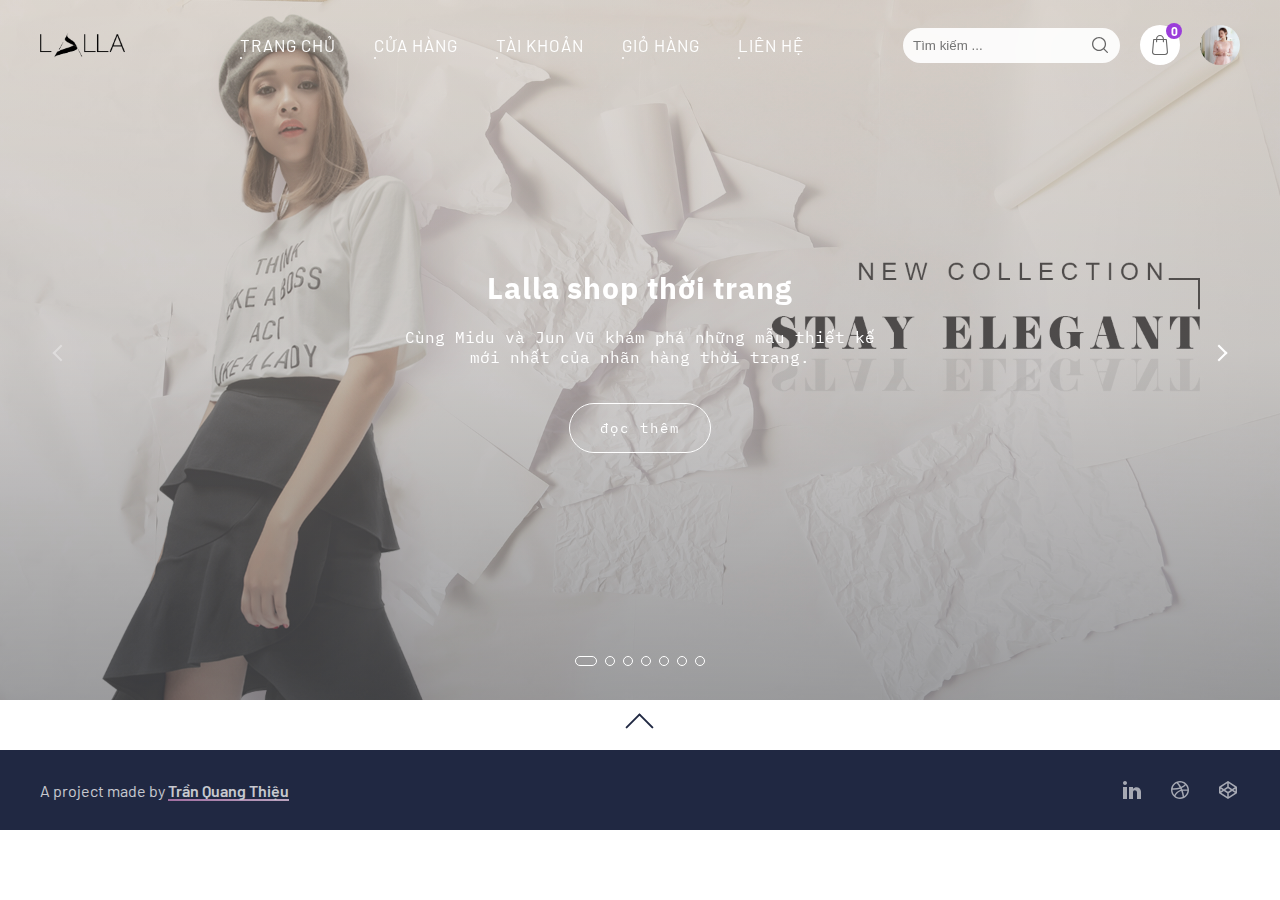
<file: index.html>
<!DOCTYPE html>
<html lang="en">
<head>
    <meta charset="UTF-8">
    <meta name="viewport" content="width=device-width, initial-scale=1.0">
    <title>Trang chủ</title>
    <!--css swiper-->
    <link rel="stylesheet" href="css/swiper.min.css">
    <!--css files-->
    <link rel="stylesheet" href="css/main.css">
    <script>
        window.dataLayer = window.dataLayer || [];
    </script>
    
</head>
<body>
    <!--Navigation-->
    <nav class="mainNav">
        <div class="mainNav__logo">
            <a href="#home"><img src="assets/logo.png" alt=""></a>
        </div>
        <div class="mainNav__wrapper">
            <div class="mainNav__links">
                <a class="mainNav__link" href="index.html">Trang chủ</a>
                <a class="mainNav__link" href="shop.html">Cửa hàng</a>
                <a class="mainNav__link" href="customer/my_account.html">Tài khoản</a>
                <a class="mainNav__link" href="cart.html">Giỏ hàng</a>
                <a class="mainNav__link" href="">Liên hệ</a>
            </div>
        </div>

        <div class="mainNav__menu">
            <form action="">
                <div class="mainNav__input">
                    <input type="search" placeholder="Tìm kiếm ...">
                    <button class="mainNav__btnSearch" type="submit"> <img src="assets/icon-search.svg" alt=""></button>
                </div>
            </form>

            <div class="mainNav__shoppingCart">
                <?xml version="1.0"?>
                <svg xmlns="http://www.w3.org/2000/svg" xmlns:xlink="http://www.w3.org/1999/xlink" version="1.1" id="Capa_1" x="0px" y="0px" viewBox="0 0 489 489" style="enable-background:new 0 0 489 489;" xml:space="preserve" width="512px" height="512px"><g><g>
                    <path d="M440.1,422.7l-28-315.3c-0.6-7-6.5-12.3-13.4-12.3h-57.6C340.3,42.5,297.3,0,244.5,0s-95.8,42.5-96.6,95.1H90.3   c-7,0-12.8,5.3-13.4,12.3l-28,315.3c0,0.4-0.1,0.8-0.1,1.2c0,35.9,32.9,65.1,73.4,65.1h244.6c40.5,0,73.4-29.2,73.4-65.1   C440.2,423.5,440.2,423.1,440.1,422.7z M244.5,27c37.9,0,68.8,30.4,69.6,68.1H174.9C175.7,57.4,206.6,27,244.5,27z M366.8,462   H122.2c-25.4,0-46-16.8-46.4-37.5l26.8-302.3h45.2v41c0,7.5,6,13.5,13.5,13.5s13.5-6,13.5-13.5v-41h139.3v41   c0,7.5,6,13.5,13.5,13.5s13.5-6,13.5-13.5v-41h45.2l26.9,302.3C412.8,445.2,392.1,462,366.8,462z" data-original="#000000" class="active-path" data-old_color="#000000" fill="#666666"/>
                </g></g> </svg>
                <span class="mainNav__itemNumber">0</span>
            </div>

            <div class="mainNav__profile">
                <div class="mainNav__profileImage">
                    <img src="assets/user.jpg" alt="">
                </div>

                <div class="mainNav__profileMenu">
                    <a href="customer/my_account.html" class="mainNav__profileText account"> <?xml version="1.0"?>
                        <svg xmlns="http://www.w3.org/2000/svg" xmlns:xlink="http://www.w3.org/1999/xlink" version="1.1" id="Capa_1" x="0px" y="0px" viewBox="0 0 483.5 483.5" style="enable-background:new 0 0 483.5 483.5;" xml:space="preserve" width="512px" height="512px"><g><g>
                            <g>
                                <path d="M430.75,471.2v-67.8c0-83.9-55-155.2-130.7-179.8c36.4-20.5,61.1-59.5,61.1-104.2c0-65.8-53.6-119.4-119.4-119.4    s-119.4,53.6-119.4,119.4c0,44.7,24.7,83.7,61.1,104.2c-75.8,24.6-130.7,95.9-130.7,179.8v67.8c0,6.8,5.5,12.3,12.3,12.3h353.6    C425.25,483.4,430.75,478,430.75,471.2z M146.75,119.4c0-52.3,42.6-94.9,94.9-94.9s94.9,42.6,94.9,94.9s-42.6,94.9-94.9,94.9    S146.75,171.7,146.75,119.4z M406.25,458.9H77.05v-55.6c0-90.7,73.8-164.6,164.6-164.6s164.6,73.8,164.6,164.6V458.9z" data-original="#000000" class="active-path" data-old_color="#000000" fill="#666666"/>
                            </g>
                        </g></g> </svg>
                        Hồ sơ</a>
                    <a href="#" class="mainNav__profileText"> <?xml version="1.0"?>
                        <svg xmlns="http://www.w3.org/2000/svg" height="512px" viewBox="0 0 431.66 431" width="512px"><g><path d="m75.375 370.960938c2.796875 1.996093 6.421875 2.417968 9.601562 1.117187l110.167969-45.09375c1.625-.664063 3.046875-1.746094 4.121094-3.132813l161.113281-208.03125c10.308594-13.3125 14.863282-30.203124 12.636719-46.898437-2.222656-16.691406-11.039063-31.800781-24.480469-41.949219l-18.53125-14c-27.578125-20.683594-66.644531-15.457031-87.816406 11.75l-161.917969 209.515625c-1.230469 1.597657-1.953125 3.53125-2.070312 5.542969l-7 122.46875c-.195313 3.429688 1.382812 6.71875 4.175781 8.710938zm21.6875-110.753907 73.585938 55.1875-78.578126 32.160157zm92.070312 44.050781-87.175781-65.378906 131.488281-170.140625 86.964844 66.019531zm68.878907-267.308593c14.453125-18.566407 41.113281-22.136719 59.9375-8.019531l18.53125 14c9.175781 6.925781 15.191406 17.238281 16.710937 28.632812 1.519532 11.394531-1.589844 22.921875-8.628906 32.011719l-11.90625 15.371093-86.980469-66.03125zm0 0" data-original="#000000" class="active-path" data-old_color="#000000" fill="#666666"/><path d="m421.660156 411.367188h-411.660156c-5.523438 0-10 4.476562-10 10 0 5.523437 4.476562 10 10 10h411.660156c5.523438 0 10-4.476563 10-10 0-5.523438-4.476562-10-10-10zm0 0" data-original="#000000" class="active-path" data-old_color="#000000" fill="#666666"/></g> </svg>
                        Chỉnh sửa hồ sơ</a>
                    <a href="#" class="mainNav__profileText"> <?xml version="1.0"?>
                        <svg xmlns="http://www.w3.org/2000/svg" xmlns:xlink="http://www.w3.org/1999/xlink" version="1.1" id="Capa_1" x="0px" y="0px" viewBox="0 0 478.703 478.703" style="enable-background:new 0 0 478.703 478.703;" xml:space="preserve" width="512px" height="512px"><g><g>
                            <g>
                                <path d="M454.2,189.101l-33.6-5.7c-3.5-11.3-8-22.2-13.5-32.6l19.8-27.7c8.4-11.8,7.1-27.9-3.2-38.1l-29.8-29.8    c-5.6-5.6-13-8.7-20.9-8.7c-6.2,0-12.1,1.9-17.1,5.5l-27.8,19.8c-10.8-5.7-22.1-10.4-33.8-13.9l-5.6-33.2    c-2.4-14.3-14.7-24.7-29.2-24.7h-42.1c-14.5,0-26.8,10.4-29.2,24.7l-5.8,34c-11.2,3.5-22.1,8.1-32.5,13.7l-27.5-19.8    c-5-3.6-11-5.5-17.2-5.5c-7.9,0-15.4,3.1-20.9,8.7l-29.9,29.8c-10.2,10.2-11.6,26.3-3.2,38.1l20,28.1    c-5.5,10.5-9.9,21.4-13.3,32.7l-33.2,5.6c-14.3,2.4-24.7,14.7-24.7,29.2v42.1c0,14.5,10.4,26.8,24.7,29.2l34,5.8    c3.5,11.2,8.1,22.1,13.7,32.5l-19.7,27.4c-8.4,11.8-7.1,27.9,3.2,38.1l29.8,29.8c5.6,5.6,13,8.7,20.9,8.7c6.2,0,12.1-1.9,17.1-5.5    l28.1-20c10.1,5.3,20.7,9.6,31.6,13l5.6,33.6c2.4,14.3,14.7,24.7,29.2,24.7h42.2c14.5,0,26.8-10.4,29.2-24.7l5.7-33.6    c11.3-3.5,22.2-8,32.6-13.5l27.7,19.8c5,3.6,11,5.5,17.2,5.5l0,0c7.9,0,15.3-3.1,20.9-8.7l29.8-29.8c10.2-10.2,11.6-26.3,3.2-38.1    l-19.8-27.8c5.5-10.5,10.1-21.4,13.5-32.6l33.6-5.6c14.3-2.4,24.7-14.7,24.7-29.2v-42.1    C478.9,203.801,468.5,191.501,454.2,189.101z M451.9,260.401c0,1.3-0.9,2.4-2.2,2.6l-42,7c-5.3,0.9-9.5,4.8-10.8,9.9    c-3.8,14.7-9.6,28.8-17.4,41.9c-2.7,4.6-2.5,10.3,0.6,14.7l24.7,34.8c0.7,1,0.6,2.5-0.3,3.4l-29.8,29.8c-0.7,0.7-1.4,0.8-1.9,0.8    c-0.6,0-1.1-0.2-1.5-0.5l-34.7-24.7c-4.3-3.1-10.1-3.3-14.7-0.6c-13.1,7.8-27.2,13.6-41.9,17.4c-5.2,1.3-9.1,5.6-9.9,10.8l-7.1,42    c-0.2,1.3-1.3,2.2-2.6,2.2h-42.1c-1.3,0-2.4-0.9-2.6-2.2l-7-42c-0.9-5.3-4.8-9.5-9.9-10.8c-14.3-3.7-28.1-9.4-41-16.8    c-2.1-1.2-4.5-1.8-6.8-1.8c-2.7,0-5.5,0.8-7.8,2.5l-35,24.9c-0.5,0.3-1,0.5-1.5,0.5c-0.4,0-1.2-0.1-1.9-0.8l-29.8-29.8    c-0.9-0.9-1-2.3-0.3-3.4l24.6-34.5c3.1-4.4,3.3-10.2,0.6-14.8c-7.8-13-13.8-27.1-17.6-41.8c-1.4-5.1-5.6-9-10.8-9.9l-42.3-7.2    c-1.3-0.2-2.2-1.3-2.2-2.6v-42.1c0-1.3,0.9-2.4,2.2-2.6l41.7-7c5.3-0.9,9.6-4.8,10.9-10c3.7-14.7,9.4-28.9,17.1-42    c2.7-4.6,2.4-10.3-0.7-14.6l-24.9-35c-0.7-1-0.6-2.5,0.3-3.4l29.8-29.8c0.7-0.7,1.4-0.8,1.9-0.8c0.6,0,1.1,0.2,1.5,0.5l34.5,24.6    c4.4,3.1,10.2,3.3,14.8,0.6c13-7.8,27.1-13.8,41.8-17.6c5.1-1.4,9-5.6,9.9-10.8l7.2-42.3c0.2-1.3,1.3-2.2,2.6-2.2h42.1    c1.3,0,2.4,0.9,2.6,2.2l7,41.7c0.9,5.3,4.8,9.6,10,10.9c15.1,3.8,29.5,9.7,42.9,17.6c4.6,2.7,10.3,2.5,14.7-0.6l34.5-24.8    c0.5-0.3,1-0.5,1.5-0.5c0.4,0,1.2,0.1,1.9,0.8l29.8,29.8c0.9,0.9,1,2.3,0.3,3.4l-24.7,34.7c-3.1,4.3-3.3,10.1-0.6,14.7    c7.8,13.1,13.6,27.2,17.4,41.9c1.3,5.2,5.6,9.1,10.8,9.9l42,7.1c1.3,0.2,2.2,1.3,2.2,2.6v42.1H451.9z" data-original="#000000" class="active-path" data-old_color="#000000" fill="#666666"/>
                                <path d="M239.4,136.001c-57,0-103.3,46.3-103.3,103.3s46.3,103.3,103.3,103.3s103.3-46.3,103.3-103.3S296.4,136.001,239.4,136.001    z M239.4,315.601c-42.1,0-76.3-34.2-76.3-76.3s34.2-76.3,76.3-76.3s76.3,34.2,76.3,76.3S281.5,315.601,239.4,315.601z" data-original="#000000" class="active-path" data-old_color="#000000" fill="#666666"/>
                            </g>
                        </g></g> </svg>
                        Cài đặt tài khoản</a>
                    <a href="#" class="mainNav__profileText"> <?xml version="1.0"?>
                        <svg xmlns="http://www.w3.org/2000/svg" xmlns:xlink="http://www.w3.org/1999/xlink" version="1.1" id="Capa_1" x="0px" y="0px" viewBox="0 0 56 56" style="enable-background:new 0 0 56 56;" xml:space="preserve" width="512px" height="512px"><g><g>
                            <path d="M35.31,5.042c-0.532-0.155-1.085,0.15-1.24,0.68s0.149,1.085,0.68,1.24C44.906,9.932,52,19.405,52,30   c0,13.233-10.767,24-24,24S4,43.233,4,30C4,19.392,11.105,9.915,21.279,6.953c0.53-0.154,0.835-0.709,0.681-1.239   c-0.153-0.53-0.708-0.839-1.239-0.681C9.698,8.241,2,18.508,2,30c0,14.337,11.663,26,26,26s26-11.663,26-26   C54,18.522,46.314,8.26,35.31,5.042z" data-original="#000000" class="active-path" data-old_color="#000000" fill="#666666"/>
                            <path d="M28,27c0.553,0,1-0.447,1-1V1c0-0.553-0.447-1-1-1s-1,0.447-1,1v25C27,26.553,27.447,27,28,27z" data-original="#000000" class="active-path" data-old_color="#000000" fill="#666666"/>
                        </g></g> </svg>
                        Đăng xuất</a>
                </div>
            </div>

            <div class="mainNav__icon"><span></span></div>
        </div>
    </nav>
    <!--end Navigation-->

    <!--Slider Heading-->
    <header class="sliderHeading">
        <!--Swiper slider-->
        <div class="sliderHeading__slider swiper-container">
            <div class="swiper-wrapper">
                <div class="swiper-slide" style="background-image: url('assets/images/slide-6.jpg');">
                    <div class="slide-text">
                        <h1>Lalla shop thời trang</h1>
                        <p>Cùng Midu và Jun Vũ khám phá những mẫu thiết kế mới nhất của nhãn hàng thời trang.</p>
                        <button class="btn">đọc thêm</button>
                    </div>
                </div>
                
                <div class="swiper-slide" style="background-image: url('assets/images/slide-7.jpg');">
                    <div class="slide-text">
                        <h1>Lalla shop thời trang</h1>
                        <p>Lalla với mức giá cực kì ưu đãi chỉ 420.000 - 590.000 vnđ bạn nhé!</p>

                    </div>
                </div>
                
                <div class="swiper-slide" style="background-image: url('assets/images/slide-4.jpg');"></div>
                
                <div class="swiper-slide" style="background-image: url('assets/images/slide-1.jpg');"></div>
                <div class="swiper-slide" style="background-image: url('assets/images/slide-2.jpg');"></div>
                <div class="swiper-slide" style="background-image: url('assets/images/slide-3.jpg');"></div>
                <div class="swiper-slide" style="background-image: url('assets/images/slide-5.jpg');"></div>
            </div>
            <!--If we need pagination-->
            <div class="swiper-pagination"></div>

            <!--If we need navigation buttons-->
            <div class="swiper-button-prev"><span></span></div>
            <div class="swiper-button-next"><span></span></div>

        </div>
        <!--end Swiper slider-->
    </header>
    <!--end Slider Heading-->

    <!--Back to top-->
    <div id="scrollme">
        <div class="backtop">
            <span class="arrow-top">
                
            </span>
        </div>
    </div>
    <!--end Back to top-->

    <!--Footer-->
    <footer class="footer">
        <p class="footer__text">A project made by <a href="https://www.facebook.com/TQT.2203/" target="_blank" rel="noopener"
            class="link">Trần Quang Thiệu</a></p>
        <div class="footer__icons">

            <a href="#" target="_blank" rel="noopener"
                class="footer__icon linkedin"><span></span>
                <p>Linkedin</p>
            </a>

            <a href="#" target="_blank" rel="noopener"
                class="footer__icon dribbble"><span></span>
                <p>Dribbble</p>
            </a>

            <a href="#" target="_blank" rel="noopener"
                class="footer__icon codepen"><span></span>
                <p>Codepen</p>
            </a>
        </div>
    </footer>
    <!--end Footer-->

    <!--Script Files-->
    <script src="js/swiper.min.js"></script>
    
    <!--General-->
    <script src="js/main.js"></script>
    <!--end Script Files-->
</body>
</html>
</file>
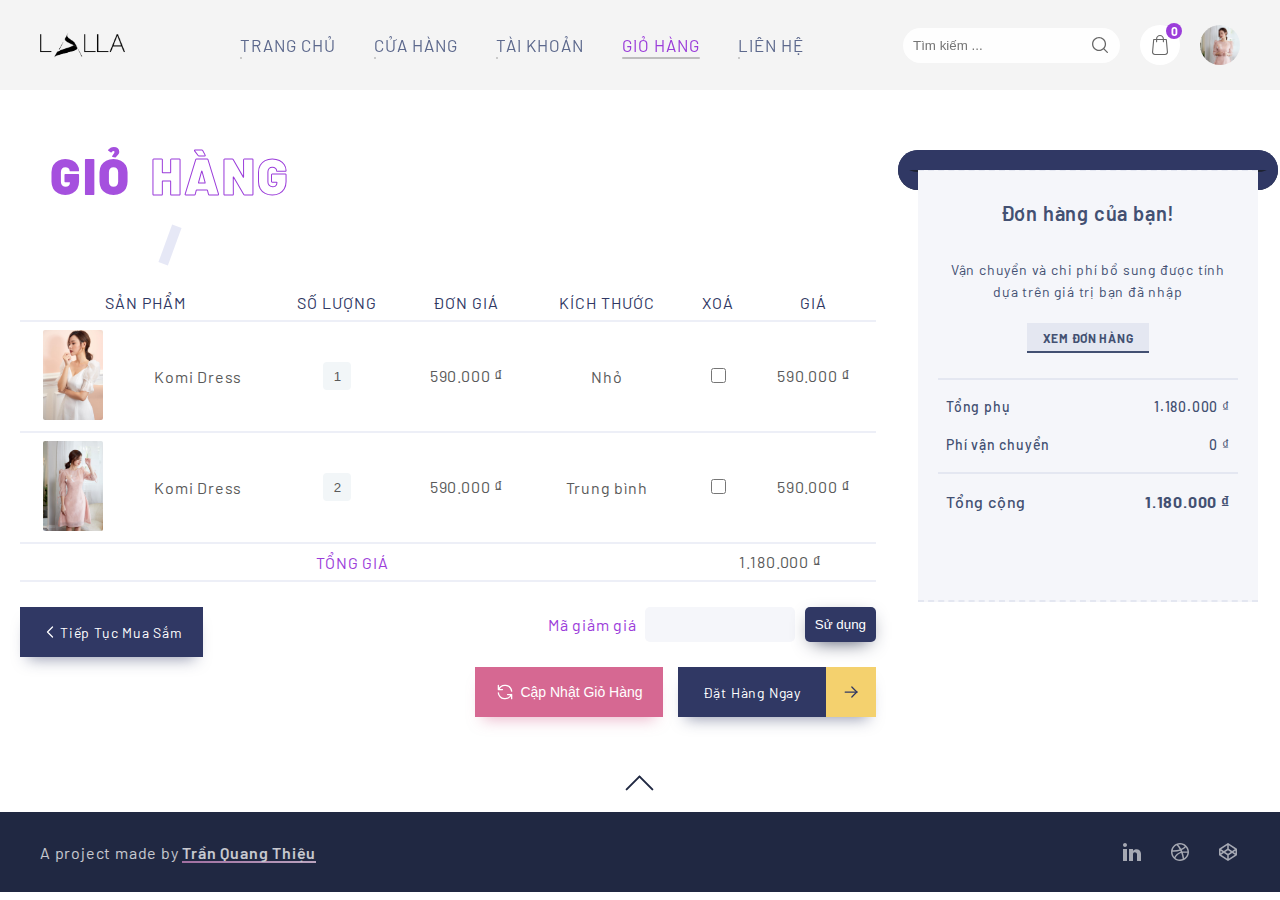
<file: cart.html>
<!DOCTYPE html>
<html lang="en">
<head>
    <meta charset="UTF-8">
    <meta name="viewport" content="width=device-width, initial-scale=1.0">
    <title>Giỏ hàng</title>
    <!--css files-->
    <link rel="stylesheet" href="css/cart.css">
    <script>
        window.dataLayer = window.dataLayer || [];
    </script>

</head>
<body>
    <!--Navigation-->
    <nav class="mainNav">
        <div class="mainNav__logo">
            <a href="#home"><img src="assets/logo.png" alt=""></a>
        </div>
        <div class="mainNav__wrapper">
            <div class="mainNav__links">
                <a class="mainNav__link" href="index.html">Trang chủ</a>
                <a class="mainNav__link" href="shop.html">Cửa hàng</a>
                <a class="mainNav__link" href="customer/my_account.html">Tài khoản</a>
                <a class="mainNav__link active" href="cart.html">Giỏ hàng</a>
                <a class="mainNav__link" href="">Liên hệ</a>
            </div>
        </div>

        <div class="mainNav__menu">
            <form action="">
                <div class="mainNav__input">
                    <input type="search" placeholder="Tìm kiếm ...">
                    <button class="mainNav__btnSearch" type="submit"> <img src="assets/icon-search.svg" alt=""></button>
                </div>
            </form>

            <div class="mainNav__shoppingCart">
                <?xml version="1.0"?>
                <svg xmlns="http://www.w3.org/2000/svg" xmlns:xlink="http://www.w3.org/1999/xlink" version="1.1" id="Capa_1" x="0px" y="0px" viewBox="0 0 489 489" style="enable-background:new 0 0 489 489;" xml:space="preserve" width="512px" height="512px"><g><g>
                    <path d="M440.1,422.7l-28-315.3c-0.6-7-6.5-12.3-13.4-12.3h-57.6C340.3,42.5,297.3,0,244.5,0s-95.8,42.5-96.6,95.1H90.3   c-7,0-12.8,5.3-13.4,12.3l-28,315.3c0,0.4-0.1,0.8-0.1,1.2c0,35.9,32.9,65.1,73.4,65.1h244.6c40.5,0,73.4-29.2,73.4-65.1   C440.2,423.5,440.2,423.1,440.1,422.7z M244.5,27c37.9,0,68.8,30.4,69.6,68.1H174.9C175.7,57.4,206.6,27,244.5,27z M366.8,462   H122.2c-25.4,0-46-16.8-46.4-37.5l26.8-302.3h45.2v41c0,7.5,6,13.5,13.5,13.5s13.5-6,13.5-13.5v-41h139.3v41   c0,7.5,6,13.5,13.5,13.5s13.5-6,13.5-13.5v-41h45.2l26.9,302.3C412.8,445.2,392.1,462,366.8,462z" data-original="#000000" class="active-path" data-old_color="#000000" fill="#666666"/>
                </g></g> </svg>
                <span class="mainNav__itemNumber">0</span>
            </div>

            <div class="mainNav__profile">
                <div class="mainNav__profileImage">
                    <img src="assets/user.jpg" alt="">
                </div>

                <div class="mainNav__profileMenu">
                    <a href="customer/my_account.html" class="mainNav__profileText account"> <?xml version="1.0"?>
                        <svg xmlns="http://www.w3.org/2000/svg" xmlns:xlink="http://www.w3.org/1999/xlink" version="1.1" id="Capa_1" x="0px" y="0px" viewBox="0 0 483.5 483.5" style="enable-background:new 0 0 483.5 483.5;" xml:space="preserve" width="512px" height="512px"><g><g>
                            <g>
                                <path d="M430.75,471.2v-67.8c0-83.9-55-155.2-130.7-179.8c36.4-20.5,61.1-59.5,61.1-104.2c0-65.8-53.6-119.4-119.4-119.4    s-119.4,53.6-119.4,119.4c0,44.7,24.7,83.7,61.1,104.2c-75.8,24.6-130.7,95.9-130.7,179.8v67.8c0,6.8,5.5,12.3,12.3,12.3h353.6    C425.25,483.4,430.75,478,430.75,471.2z M146.75,119.4c0-52.3,42.6-94.9,94.9-94.9s94.9,42.6,94.9,94.9s-42.6,94.9-94.9,94.9    S146.75,171.7,146.75,119.4z M406.25,458.9H77.05v-55.6c0-90.7,73.8-164.6,164.6-164.6s164.6,73.8,164.6,164.6V458.9z" data-original="#000000" class="active-path" data-old_color="#000000" fill="#666666"/>
                            </g>
                        </g></g> </svg>
                        Hồ sơ</a>
                    <a href="#" class="mainNav__profileText"> <?xml version="1.0"?>
                        <svg xmlns="http://www.w3.org/2000/svg" height="512px" viewBox="0 0 431.66 431" width="512px"><g><path d="m75.375 370.960938c2.796875 1.996093 6.421875 2.417968 9.601562 1.117187l110.167969-45.09375c1.625-.664063 3.046875-1.746094 4.121094-3.132813l161.113281-208.03125c10.308594-13.3125 14.863282-30.203124 12.636719-46.898437-2.222656-16.691406-11.039063-31.800781-24.480469-41.949219l-18.53125-14c-27.578125-20.683594-66.644531-15.457031-87.816406 11.75l-161.917969 209.515625c-1.230469 1.597657-1.953125 3.53125-2.070312 5.542969l-7 122.46875c-.195313 3.429688 1.382812 6.71875 4.175781 8.710938zm21.6875-110.753907 73.585938 55.1875-78.578126 32.160157zm92.070312 44.050781-87.175781-65.378906 131.488281-170.140625 86.964844 66.019531zm68.878907-267.308593c14.453125-18.566407 41.113281-22.136719 59.9375-8.019531l18.53125 14c9.175781 6.925781 15.191406 17.238281 16.710937 28.632812 1.519532 11.394531-1.589844 22.921875-8.628906 32.011719l-11.90625 15.371093-86.980469-66.03125zm0 0" data-original="#000000" class="active-path" data-old_color="#000000" fill="#666666"/><path d="m421.660156 411.367188h-411.660156c-5.523438 0-10 4.476562-10 10 0 5.523437 4.476562 10 10 10h411.660156c5.523438 0 10-4.476563 10-10 0-5.523438-4.476562-10-10-10zm0 0" data-original="#000000" class="active-path" data-old_color="#000000" fill="#666666"/></g> </svg>
                        Chỉnh sửa hồ sơ</a>
                    <a href="#" class="mainNav__profileText"> <?xml version="1.0"?>
                        <svg xmlns="http://www.w3.org/2000/svg" xmlns:xlink="http://www.w3.org/1999/xlink" version="1.1" id="Capa_1" x="0px" y="0px" viewBox="0 0 478.703 478.703" style="enable-background:new 0 0 478.703 478.703;" xml:space="preserve" width="512px" height="512px"><g><g>
                            <g>
                                <path d="M454.2,189.101l-33.6-5.7c-3.5-11.3-8-22.2-13.5-32.6l19.8-27.7c8.4-11.8,7.1-27.9-3.2-38.1l-29.8-29.8    c-5.6-5.6-13-8.7-20.9-8.7c-6.2,0-12.1,1.9-17.1,5.5l-27.8,19.8c-10.8-5.7-22.1-10.4-33.8-13.9l-5.6-33.2    c-2.4-14.3-14.7-24.7-29.2-24.7h-42.1c-14.5,0-26.8,10.4-29.2,24.7l-5.8,34c-11.2,3.5-22.1,8.1-32.5,13.7l-27.5-19.8    c-5-3.6-11-5.5-17.2-5.5c-7.9,0-15.4,3.1-20.9,8.7l-29.9,29.8c-10.2,10.2-11.6,26.3-3.2,38.1l20,28.1    c-5.5,10.5-9.9,21.4-13.3,32.7l-33.2,5.6c-14.3,2.4-24.7,14.7-24.7,29.2v42.1c0,14.5,10.4,26.8,24.7,29.2l34,5.8    c3.5,11.2,8.1,22.1,13.7,32.5l-19.7,27.4c-8.4,11.8-7.1,27.9,3.2,38.1l29.8,29.8c5.6,5.6,13,8.7,20.9,8.7c6.2,0,12.1-1.9,17.1-5.5    l28.1-20c10.1,5.3,20.7,9.6,31.6,13l5.6,33.6c2.4,14.3,14.7,24.7,29.2,24.7h42.2c14.5,0,26.8-10.4,29.2-24.7l5.7-33.6    c11.3-3.5,22.2-8,32.6-13.5l27.7,19.8c5,3.6,11,5.5,17.2,5.5l0,0c7.9,0,15.3-3.1,20.9-8.7l29.8-29.8c10.2-10.2,11.6-26.3,3.2-38.1    l-19.8-27.8c5.5-10.5,10.1-21.4,13.5-32.6l33.6-5.6c14.3-2.4,24.7-14.7,24.7-29.2v-42.1    C478.9,203.801,468.5,191.501,454.2,189.101z M451.9,260.401c0,1.3-0.9,2.4-2.2,2.6l-42,7c-5.3,0.9-9.5,4.8-10.8,9.9    c-3.8,14.7-9.6,28.8-17.4,41.9c-2.7,4.6-2.5,10.3,0.6,14.7l24.7,34.8c0.7,1,0.6,2.5-0.3,3.4l-29.8,29.8c-0.7,0.7-1.4,0.8-1.9,0.8    c-0.6,0-1.1-0.2-1.5-0.5l-34.7-24.7c-4.3-3.1-10.1-3.3-14.7-0.6c-13.1,7.8-27.2,13.6-41.9,17.4c-5.2,1.3-9.1,5.6-9.9,10.8l-7.1,42    c-0.2,1.3-1.3,2.2-2.6,2.2h-42.1c-1.3,0-2.4-0.9-2.6-2.2l-7-42c-0.9-5.3-4.8-9.5-9.9-10.8c-14.3-3.7-28.1-9.4-41-16.8    c-2.1-1.2-4.5-1.8-6.8-1.8c-2.7,0-5.5,0.8-7.8,2.5l-35,24.9c-0.5,0.3-1,0.5-1.5,0.5c-0.4,0-1.2-0.1-1.9-0.8l-29.8-29.8    c-0.9-0.9-1-2.3-0.3-3.4l24.6-34.5c3.1-4.4,3.3-10.2,0.6-14.8c-7.8-13-13.8-27.1-17.6-41.8c-1.4-5.1-5.6-9-10.8-9.9l-42.3-7.2    c-1.3-0.2-2.2-1.3-2.2-2.6v-42.1c0-1.3,0.9-2.4,2.2-2.6l41.7-7c5.3-0.9,9.6-4.8,10.9-10c3.7-14.7,9.4-28.9,17.1-42    c2.7-4.6,2.4-10.3-0.7-14.6l-24.9-35c-0.7-1-0.6-2.5,0.3-3.4l29.8-29.8c0.7-0.7,1.4-0.8,1.9-0.8c0.6,0,1.1,0.2,1.5,0.5l34.5,24.6    c4.4,3.1,10.2,3.3,14.8,0.6c13-7.8,27.1-13.8,41.8-17.6c5.1-1.4,9-5.6,9.9-10.8l7.2-42.3c0.2-1.3,1.3-2.2,2.6-2.2h42.1    c1.3,0,2.4,0.9,2.6,2.2l7,41.7c0.9,5.3,4.8,9.6,10,10.9c15.1,3.8,29.5,9.7,42.9,17.6c4.6,2.7,10.3,2.5,14.7-0.6l34.5-24.8    c0.5-0.3,1-0.5,1.5-0.5c0.4,0,1.2,0.1,1.9,0.8l29.8,29.8c0.9,0.9,1,2.3,0.3,3.4l-24.7,34.7c-3.1,4.3-3.3,10.1-0.6,14.7    c7.8,13.1,13.6,27.2,17.4,41.9c1.3,5.2,5.6,9.1,10.8,9.9l42,7.1c1.3,0.2,2.2,1.3,2.2,2.6v42.1H451.9z" data-original="#000000" class="active-path" data-old_color="#000000" fill="#666666"/>
                                <path d="M239.4,136.001c-57,0-103.3,46.3-103.3,103.3s46.3,103.3,103.3,103.3s103.3-46.3,103.3-103.3S296.4,136.001,239.4,136.001    z M239.4,315.601c-42.1,0-76.3-34.2-76.3-76.3s34.2-76.3,76.3-76.3s76.3,34.2,76.3,76.3S281.5,315.601,239.4,315.601z" data-original="#000000" class="active-path" data-old_color="#000000" fill="#666666"/>
                            </g>
                        </g></g> </svg>
                        Cài đặt tài khoản</a>
                    <a href="#" class="mainNav__profileText"> <?xml version="1.0"?>
                        <svg xmlns="http://www.w3.org/2000/svg" xmlns:xlink="http://www.w3.org/1999/xlink" version="1.1" id="Capa_1" x="0px" y="0px" viewBox="0 0 56 56" style="enable-background:new 0 0 56 56;" xml:space="preserve" width="512px" height="512px"><g><g>
                            <path d="M35.31,5.042c-0.532-0.155-1.085,0.15-1.24,0.68s0.149,1.085,0.68,1.24C44.906,9.932,52,19.405,52,30   c0,13.233-10.767,24-24,24S4,43.233,4,30C4,19.392,11.105,9.915,21.279,6.953c0.53-0.154,0.835-0.709,0.681-1.239   c-0.153-0.53-0.708-0.839-1.239-0.681C9.698,8.241,2,18.508,2,30c0,14.337,11.663,26,26,26s26-11.663,26-26   C54,18.522,46.314,8.26,35.31,5.042z" data-original="#000000" class="active-path" data-old_color="#000000" fill="#666666"/>
                            <path d="M28,27c0.553,0,1-0.447,1-1V1c0-0.553-0.447-1-1-1s-1,0.447-1,1v25C27,26.553,27.447,27,28,27z" data-original="#000000" class="active-path" data-old_color="#000000" fill="#666666"/>
                        </g></g> </svg>
                        Đăng xuất</a>
                </div>
            </div>

            <div class="mainNav__icon"><span></span></div>
        </div>
    </nav>
    <!--end Navigation-->

    <!--Content-->
    <div class="wrapper">
        <div class="content">
            <section class="left">
                <form action="">
                    <div class="tableWrapper">
                        <div class="sectionTitleWrapper">
                            <h3 class="sectionTitle"><span>Giỏ</span><b>Hàng</b></h3>
                        </div>
                        <table>
                            <thead>
                                <tr>
                                    <th colspan="2">Sản phẩm</th>
                                    <th>Số lượng</th>
                                    <th>Đơn giá</th>
                                    <th>Kích thước</th>
                                    <th>Xoá</th>
                                    <th>Giá</th>
                                </tr>
                            </thead>

                            <tbody>
                                <tr>
                                    <td data-label="Sản phẩm"><img src="assets/images/img-2.jpg" alt=""></td>
                                    <td data-label="Tên sản phẩm"><a class="tableTitle" href="">Komi Dress</a></td>
                                    <td data-label="Số lượng">
                                        <input class="inputNumber" type="text" value="1">
                                    </td>
                                    <td data-label="Đơn giá">590.000 ₫</td>
                                    <td data-label="Kích thước">Nhỏ</td>
                                    <td data-label="Xoá">
                                        <input class="inputCheckBox" type="checkbox" name="" id="1">
                                        <label for="1"></label>
                                    </td>
                                    <td data-label="Giá">590.000 ₫</td>
                                </tr>

                                <tr>
                                    <td data-label="Sản phẩm"><img src="assets/images/img-1.jpg" alt=""></td>
                                    <td data-label="Tên sản phẩm"><a class="tableTitle" href="">Komi Dress</a></td>
                                    <td data-label="Số lượng">
                                        <input class="inputNumber" type="text" value="2">
                                    </td>
                                    <td data-label="Đơn giá">590.000 ₫</td>
                                    <td data-label="Kích thước">Trung bình</td>
                                    <td data-label="Xoá">
                                        <input class="inputCheckBox" type="checkbox" name="" id="2">
                                        <label for="2"></label>
                                    </td>
                                    <td data-label="Giá">590.000 ₫</td>
                                </tr>
                            </tbody>

                            <tfoot>
                                <tr>
                                    <td class="totalPriceTitle" colspan="5">Tổng giá</td>
                                    <td class="totalPrice" data-label="Tổng giá" colspan="2">1.180.000 ₫</td>
                                </tr>
                            </tfoot>
                        </table>
                    </div>

                    <!--Coupon-->
                    <div class="coupon">
                        <label for="coupon">Mã giảm giá</label>
                        <div class="couponWrapper">
                            <input type="text" id="coupon" name="">
                            <button type="submit" name="" class="coupon__btn"><span>Sử dụng</span></button>
                        </div>
                    </div>
                    <!--end Coupon-->

                    <div class="footTable">
                        <div class="footTable__btn">
                            <a class="footTable__btnItem" href="">
                                <img src="assets/icon-arrow-left.svg" alt=""> <span>Tiếp Tục Mua Sắm</span>
                            </a>
                        </div>
                        <div class="footTable__btn">
                            <button class="footTable__btnItem update" type="submit" name="">
                                <img src="assets/icon-update.svg" alt="">
                                <span>Cập Nhật Giỏ Hàng</span>
                            </button>
                            <div class="footTable__orderWrapper">
                                <a class="footTable__order" href="">
                                    <span>Đặt Hàng Ngay</span>
                                </a>
                                <div class="footTable__image">
                                    <img src="assets/icon-arrow-right.svg" alt="">
                                </div>
                            </div>
                        </div>
                    </div>
                </form>
            </section>

            <section class="right">
                <div class="rightContent">
                    <div class="container anime">
                        <div class="receipt">
                            <div class="receipt__message">
                                <h2 class="receipt__title">Đơn hàng của bạn!</h2>
                                <p class="receipt__text">
                                    Vận chuyển và chi phí bổ sung được tính dựa trên giá trị bạn đã nhập
                                </p>
                                <a class="receipt__btn" href="">Xem đơn hàng</a>
                            </div>

                            <div class="price">
                                <div class="price__pricing">
                                    <p class="price__pricingTitle">Tổng phụ</p>
                                    <p class="price__pricingNumber">
                                        1.180.000 ₫
                                    </p>
                                </div>
                                <div class="price__pricing">
                                    <p class="price__pricingTitle">Phí vận chuyển</p>
                                    <p class="price__pricingNumber">
                                        0 ₫
                                    </p>
                                </div>
                                <div class="price__total">
                                    <p class="price__totalTitle">Tổng cộng</p>
                                    <p class="price__totalNumber">
                                        1.180.000 ₫
                                    </p>
                                </div>
                            </div>
                        </div>
                    </div>
                </div>
            </section>
        </div>

        <!--Back to top-->
        <div id="scrollme">
            <div class="backtop">
                <span class="arrow-top">
                    <p>về đầu trang</p>
                </span>
            </div>
        </div>
        <!--end Back to top-->

        <!--Footer-->
        <footer class="footer">
            <p class="footer__text">A project made by <a href="https://www.facebook.com/TQT.2203/" target="_blank" rel="noopener"
                class="link">Trần Quang Thiệu</a></p>
            <div class="footer__icons">
    
                <a href="#" target="_blank" rel="noopener"
                    class="footer__icon linkedin"><span></span>
                    <p>Linkedin</p>
                </a>
    
                <a href="#" target="_blank" rel="noopener"
                    class="footer__icon dribbble"><span></span>
                    <p>Dribbble</p>
                </a>
    
                <a href="#" target="_blank" rel="noopener"
                    class="footer__icon codepen"><span></span>
                    <p>Codepen</p>
                </a>
            </div>
        </footer>
        <!--end Footer-->
    </div>

    <!--Script Files-->
    <script src="js/swiper.min.js"></script>
    
    <!--General-->
    <script src="js/main.js"></script>
    <script src="js/backTop.js"></script>
    <!--end Script Files-->
</body>
</html>
</file>
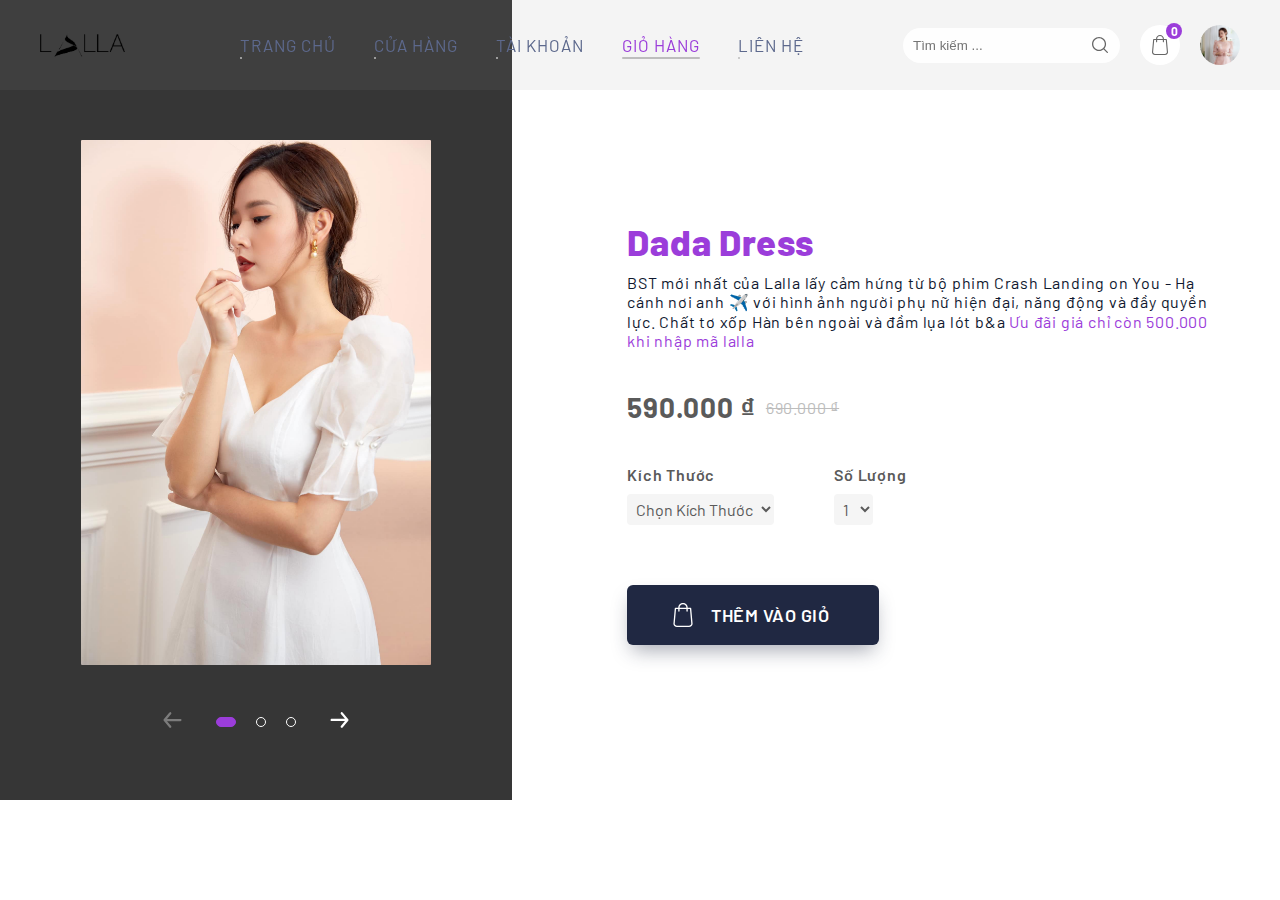
<file: details.html>
<!DOCTYPE html>
<html lang="en">
<head>
    <meta charset="UTF-8">
    <meta name="viewport" content="width=device-width, initial-scale=1.0">
    <title>Chi tiết</title>
    <!--css swiper-->
    <link rel="stylesheet" href="css/swiper.min.css">
    <!--css files-->
    <link rel="stylesheet" href="css/details.css">
    <script>
        window.dataLayer = window.dataLayer || [];
    </script>
    
</head>
<body>
    <!--Navigation-->
    <nav class="mainNav">
        <div class="mainNav__logo">
            <a href="#home"><img src="assets/logo.png" alt=""></a>
        </div>
        <div class="mainNav__wrapper">
            <div class="mainNav__links">
                <a class="mainNav__link" href="index.html">Trang chủ</a>
                <a class="mainNav__link" href="shop.html">Cửa hàng</a>
                <a class="mainNav__link" href="customer/my_account.html">Tài khoản</a>
                <a class="mainNav__link active" href="cart.html">Giỏ hàng</a>
                <a class="mainNav__link" href="">Liên hệ</a>
            </div>
        </div>

        <div class="mainNav__menu">
            <form action="">
                <div class="mainNav__input">
                    <input type="search" placeholder="Tìm kiếm ...">
                    <button class="mainNav__btnSearch" type="submit"> <img src="assets/icon-search.svg" alt=""></button>
                </div>
            </form>

            <div class="mainNav__shoppingCart">
                <?xml version="1.0"?>
                <svg xmlns="http://www.w3.org/2000/svg" xmlns:xlink="http://www.w3.org/1999/xlink" version="1.1" id="Capa_1" x="0px" y="0px" viewBox="0 0 489 489" style="enable-background:new 0 0 489 489;" xml:space="preserve" width="512px" height="512px"><g><g>
                    <path d="M440.1,422.7l-28-315.3c-0.6-7-6.5-12.3-13.4-12.3h-57.6C340.3,42.5,297.3,0,244.5,0s-95.8,42.5-96.6,95.1H90.3   c-7,0-12.8,5.3-13.4,12.3l-28,315.3c0,0.4-0.1,0.8-0.1,1.2c0,35.9,32.9,65.1,73.4,65.1h244.6c40.5,0,73.4-29.2,73.4-65.1   C440.2,423.5,440.2,423.1,440.1,422.7z M244.5,27c37.9,0,68.8,30.4,69.6,68.1H174.9C175.7,57.4,206.6,27,244.5,27z M366.8,462   H122.2c-25.4,0-46-16.8-46.4-37.5l26.8-302.3h45.2v41c0,7.5,6,13.5,13.5,13.5s13.5-6,13.5-13.5v-41h139.3v41   c0,7.5,6,13.5,13.5,13.5s13.5-6,13.5-13.5v-41h45.2l26.9,302.3C412.8,445.2,392.1,462,366.8,462z" data-original="#000000" class="active-path" data-old_color="#000000" fill="#666666"/>
                </g></g> </svg>
                <span class="mainNav__itemNumber">0</span>
            </div>

            <div class="mainNav__profile">
                <div class="mainNav__profileImage">
                    <img src="assets/user.jpg" alt="">
                </div>

                <div class="mainNav__profileMenu">
                    <a href="customer/my_account.html" class="mainNav__profileText account"> <?xml version="1.0"?>
                        <svg xmlns="http://www.w3.org/2000/svg" xmlns:xlink="http://www.w3.org/1999/xlink" version="1.1" id="Capa_1" x="0px" y="0px" viewBox="0 0 483.5 483.5" style="enable-background:new 0 0 483.5 483.5;" xml:space="preserve" width="512px" height="512px"><g><g>
                            <g>
                                <path d="M430.75,471.2v-67.8c0-83.9-55-155.2-130.7-179.8c36.4-20.5,61.1-59.5,61.1-104.2c0-65.8-53.6-119.4-119.4-119.4    s-119.4,53.6-119.4,119.4c0,44.7,24.7,83.7,61.1,104.2c-75.8,24.6-130.7,95.9-130.7,179.8v67.8c0,6.8,5.5,12.3,12.3,12.3h353.6    C425.25,483.4,430.75,478,430.75,471.2z M146.75,119.4c0-52.3,42.6-94.9,94.9-94.9s94.9,42.6,94.9,94.9s-42.6,94.9-94.9,94.9    S146.75,171.7,146.75,119.4z M406.25,458.9H77.05v-55.6c0-90.7,73.8-164.6,164.6-164.6s164.6,73.8,164.6,164.6V458.9z" data-original="#000000" class="active-path" data-old_color="#000000" fill="#666666"/>
                            </g>
                        </g></g> </svg>
                        Hồ sơ</a>
                    <a href="#" class="mainNav__profileText"> <?xml version="1.0"?>
                        <svg xmlns="http://www.w3.org/2000/svg" height="512px" viewBox="0 0 431.66 431" width="512px"><g><path d="m75.375 370.960938c2.796875 1.996093 6.421875 2.417968 9.601562 1.117187l110.167969-45.09375c1.625-.664063 3.046875-1.746094 4.121094-3.132813l161.113281-208.03125c10.308594-13.3125 14.863282-30.203124 12.636719-46.898437-2.222656-16.691406-11.039063-31.800781-24.480469-41.949219l-18.53125-14c-27.578125-20.683594-66.644531-15.457031-87.816406 11.75l-161.917969 209.515625c-1.230469 1.597657-1.953125 3.53125-2.070312 5.542969l-7 122.46875c-.195313 3.429688 1.382812 6.71875 4.175781 8.710938zm21.6875-110.753907 73.585938 55.1875-78.578126 32.160157zm92.070312 44.050781-87.175781-65.378906 131.488281-170.140625 86.964844 66.019531zm68.878907-267.308593c14.453125-18.566407 41.113281-22.136719 59.9375-8.019531l18.53125 14c9.175781 6.925781 15.191406 17.238281 16.710937 28.632812 1.519532 11.394531-1.589844 22.921875-8.628906 32.011719l-11.90625 15.371093-86.980469-66.03125zm0 0" data-original="#000000" class="active-path" data-old_color="#000000" fill="#666666"/><path d="m421.660156 411.367188h-411.660156c-5.523438 0-10 4.476562-10 10 0 5.523437 4.476562 10 10 10h411.660156c5.523438 0 10-4.476563 10-10 0-5.523438-4.476562-10-10-10zm0 0" data-original="#000000" class="active-path" data-old_color="#000000" fill="#666666"/></g> </svg>
                        Chỉnh sửa hồ sơ</a>
                    <a href="#" class="mainNav__profileText"> <?xml version="1.0"?>
                        <svg xmlns="http://www.w3.org/2000/svg" xmlns:xlink="http://www.w3.org/1999/xlink" version="1.1" id="Capa_1" x="0px" y="0px" viewBox="0 0 478.703 478.703" style="enable-background:new 0 0 478.703 478.703;" xml:space="preserve" width="512px" height="512px"><g><g>
                            <g>
                                <path d="M454.2,189.101l-33.6-5.7c-3.5-11.3-8-22.2-13.5-32.6l19.8-27.7c8.4-11.8,7.1-27.9-3.2-38.1l-29.8-29.8    c-5.6-5.6-13-8.7-20.9-8.7c-6.2,0-12.1,1.9-17.1,5.5l-27.8,19.8c-10.8-5.7-22.1-10.4-33.8-13.9l-5.6-33.2    c-2.4-14.3-14.7-24.7-29.2-24.7h-42.1c-14.5,0-26.8,10.4-29.2,24.7l-5.8,34c-11.2,3.5-22.1,8.1-32.5,13.7l-27.5-19.8    c-5-3.6-11-5.5-17.2-5.5c-7.9,0-15.4,3.1-20.9,8.7l-29.9,29.8c-10.2,10.2-11.6,26.3-3.2,38.1l20,28.1    c-5.5,10.5-9.9,21.4-13.3,32.7l-33.2,5.6c-14.3,2.4-24.7,14.7-24.7,29.2v42.1c0,14.5,10.4,26.8,24.7,29.2l34,5.8    c3.5,11.2,8.1,22.1,13.7,32.5l-19.7,27.4c-8.4,11.8-7.1,27.9,3.2,38.1l29.8,29.8c5.6,5.6,13,8.7,20.9,8.7c6.2,0,12.1-1.9,17.1-5.5    l28.1-20c10.1,5.3,20.7,9.6,31.6,13l5.6,33.6c2.4,14.3,14.7,24.7,29.2,24.7h42.2c14.5,0,26.8-10.4,29.2-24.7l5.7-33.6    c11.3-3.5,22.2-8,32.6-13.5l27.7,19.8c5,3.6,11,5.5,17.2,5.5l0,0c7.9,0,15.3-3.1,20.9-8.7l29.8-29.8c10.2-10.2,11.6-26.3,3.2-38.1    l-19.8-27.8c5.5-10.5,10.1-21.4,13.5-32.6l33.6-5.6c14.3-2.4,24.7-14.7,24.7-29.2v-42.1    C478.9,203.801,468.5,191.501,454.2,189.101z M451.9,260.401c0,1.3-0.9,2.4-2.2,2.6l-42,7c-5.3,0.9-9.5,4.8-10.8,9.9    c-3.8,14.7-9.6,28.8-17.4,41.9c-2.7,4.6-2.5,10.3,0.6,14.7l24.7,34.8c0.7,1,0.6,2.5-0.3,3.4l-29.8,29.8c-0.7,0.7-1.4,0.8-1.9,0.8    c-0.6,0-1.1-0.2-1.5-0.5l-34.7-24.7c-4.3-3.1-10.1-3.3-14.7-0.6c-13.1,7.8-27.2,13.6-41.9,17.4c-5.2,1.3-9.1,5.6-9.9,10.8l-7.1,42    c-0.2,1.3-1.3,2.2-2.6,2.2h-42.1c-1.3,0-2.4-0.9-2.6-2.2l-7-42c-0.9-5.3-4.8-9.5-9.9-10.8c-14.3-3.7-28.1-9.4-41-16.8    c-2.1-1.2-4.5-1.8-6.8-1.8c-2.7,0-5.5,0.8-7.8,2.5l-35,24.9c-0.5,0.3-1,0.5-1.5,0.5c-0.4,0-1.2-0.1-1.9-0.8l-29.8-29.8    c-0.9-0.9-1-2.3-0.3-3.4l24.6-34.5c3.1-4.4,3.3-10.2,0.6-14.8c-7.8-13-13.8-27.1-17.6-41.8c-1.4-5.1-5.6-9-10.8-9.9l-42.3-7.2    c-1.3-0.2-2.2-1.3-2.2-2.6v-42.1c0-1.3,0.9-2.4,2.2-2.6l41.7-7c5.3-0.9,9.6-4.8,10.9-10c3.7-14.7,9.4-28.9,17.1-42    c2.7-4.6,2.4-10.3-0.7-14.6l-24.9-35c-0.7-1-0.6-2.5,0.3-3.4l29.8-29.8c0.7-0.7,1.4-0.8,1.9-0.8c0.6,0,1.1,0.2,1.5,0.5l34.5,24.6    c4.4,3.1,10.2,3.3,14.8,0.6c13-7.8,27.1-13.8,41.8-17.6c5.1-1.4,9-5.6,9.9-10.8l7.2-42.3c0.2-1.3,1.3-2.2,2.6-2.2h42.1    c1.3,0,2.4,0.9,2.6,2.2l7,41.7c0.9,5.3,4.8,9.6,10,10.9c15.1,3.8,29.5,9.7,42.9,17.6c4.6,2.7,10.3,2.5,14.7-0.6l34.5-24.8    c0.5-0.3,1-0.5,1.5-0.5c0.4,0,1.2,0.1,1.9,0.8l29.8,29.8c0.9,0.9,1,2.3,0.3,3.4l-24.7,34.7c-3.1,4.3-3.3,10.1-0.6,14.7    c7.8,13.1,13.6,27.2,17.4,41.9c1.3,5.2,5.6,9.1,10.8,9.9l42,7.1c1.3,0.2,2.2,1.3,2.2,2.6v42.1H451.9z" data-original="#000000" class="active-path" data-old_color="#000000" fill="#666666"/>
                                <path d="M239.4,136.001c-57,0-103.3,46.3-103.3,103.3s46.3,103.3,103.3,103.3s103.3-46.3,103.3-103.3S296.4,136.001,239.4,136.001    z M239.4,315.601c-42.1,0-76.3-34.2-76.3-76.3s34.2-76.3,76.3-76.3s76.3,34.2,76.3,76.3S281.5,315.601,239.4,315.601z" data-original="#000000" class="active-path" data-old_color="#000000" fill="#666666"/>
                            </g>
                        </g></g> </svg>
                        Cài đặt tài khoản</a>
                    <a href="#" class="mainNav__profileText"> <?xml version="1.0"?>
                        <svg xmlns="http://www.w3.org/2000/svg" xmlns:xlink="http://www.w3.org/1999/xlink" version="1.1" id="Capa_1" x="0px" y="0px" viewBox="0 0 56 56" style="enable-background:new 0 0 56 56;" xml:space="preserve" width="512px" height="512px"><g><g>
                            <path d="M35.31,5.042c-0.532-0.155-1.085,0.15-1.24,0.68s0.149,1.085,0.68,1.24C44.906,9.932,52,19.405,52,30   c0,13.233-10.767,24-24,24S4,43.233,4,30C4,19.392,11.105,9.915,21.279,6.953c0.53-0.154,0.835-0.709,0.681-1.239   c-0.153-0.53-0.708-0.839-1.239-0.681C9.698,8.241,2,18.508,2,30c0,14.337,11.663,26,26,26s26-11.663,26-26   C54,18.522,46.314,8.26,35.31,5.042z" data-original="#000000" class="active-path" data-old_color="#000000" fill="#666666"/>
                            <path d="M28,27c0.553,0,1-0.447,1-1V1c0-0.553-0.447-1-1-1s-1,0.447-1,1v25C27,26.553,27.447,27,28,27z" data-original="#000000" class="active-path" data-old_color="#000000" fill="#666666"/>
                        </g></g> </svg>
                        Đăng xuất</a>
                </div>
            </div>

            <div class="mainNav__icon"><span></span></div>
        </div>
    </nav>
    <!--end Navigation-->

    <!--Content-->
    <div class="wrapper">
        <div class="content">
            <section class="left">
                <div class="swiper-container galleryMain">
                    <div class="swiper-wrapper">
                        <div class="swiper-slide">
                            <div class="scene">
                                <img src="assets/images/img-2.jpg" alt="">
                            </div>
                        </div>
                        
                        <div class="swiper-slide">
                            <div class="scene">
                                <img src="assets/images/img-8.jpg" alt="">
                            </div>
                        </div>
                        
                        <div class="swiper-slide">
                            <div class="scene">
                                <img src="assets/images/img-6.jpg" alt="">
                            </div>
                        </div>
                    </div>
                </div>
                <!--Add Arrows-->
                <div class="sliderNavigation">
                    <div class="swiper-button-prev"></div>
                    <div class="swiper-pagination"></div>
                    <div class="swiper-button-next"></div>
                </div>
            </section>

            <section class="right">
                <div class="rightContent">
                    <div class="modal">
                        <p class="modal__title">Dada Dress</p>
                        <p class="modal__desc">BST mới nhất của Lalla lấy cảm hứng từ bộ phim Crash Landing on You - Hạ cánh nơi anh ✈️ với hình ảnh người phụ nữ hiện đại, năng động và đầy quyền lực. Chất tơ xốp Hàn bên ngoài và đầm lụa lót b&a <span>Ưu đãi giá chỉ còn 500.000 khi nhập mã lalla</span> </p>
                    </div>

                    <div class="price">
                        <p class="price__final">590.000 ₫</p>
                        <p class="price__original">690.000 ₫</p>
                    </div>

                    <form action="">
                        <div class="specs">
                            <div class="size">
                                <h3 class="subtitle">Kích Thước</h3>
                                <select name="" required>
                                    <option value="" disabled selected>Chọn Kích Thước</option>
                                    <option>Nhỏ</option>
                                    <option>Trung Bình</option>
                                    <option>Lớn</option>
                                </select>
                            </div>

                            <div class="quantity">
                                <h3 class="subtitle">Số Lượng</h3>
                                <select name="">
                                    <option>1</option>
                                    <option>2</option>
                                    <option>3</option>
                                    <option>4</option>
                                    <option>5</option>
                                </select>
                            </div>
                        </div>

                        <button class="btn" type="submit">
                            <img src="assets/icon-shopping-w.svg" alt="">
                            <span>thêm vào giỏ</span>
                        </button>
                    </form>
                </div>
            </section>
        </div>
    </div>

    <!--Script Files-->
    <script src="js/swiper.min.js"></script>
    
    <!--General-->
    <script src="js/main.js"></script>
    <script>
        // code của thư viện swiper slider  
        var mySwiper = new Swiper('.swiper-container', {
            effect: '',
            loop: false,
            speed: 1000,
            slidesPerView: 1,
            navigation: {
                nextEl: '.swiper-button-next',
                prevEl: '.swiper-button-prev'
            },
            pagination: {
                el: '.swiper-pagination',
                type: 'bullets',
                clickable: 'true'
            },


        });

    </script>
    <!--end Script Files-->
</body>
</html>
</file>
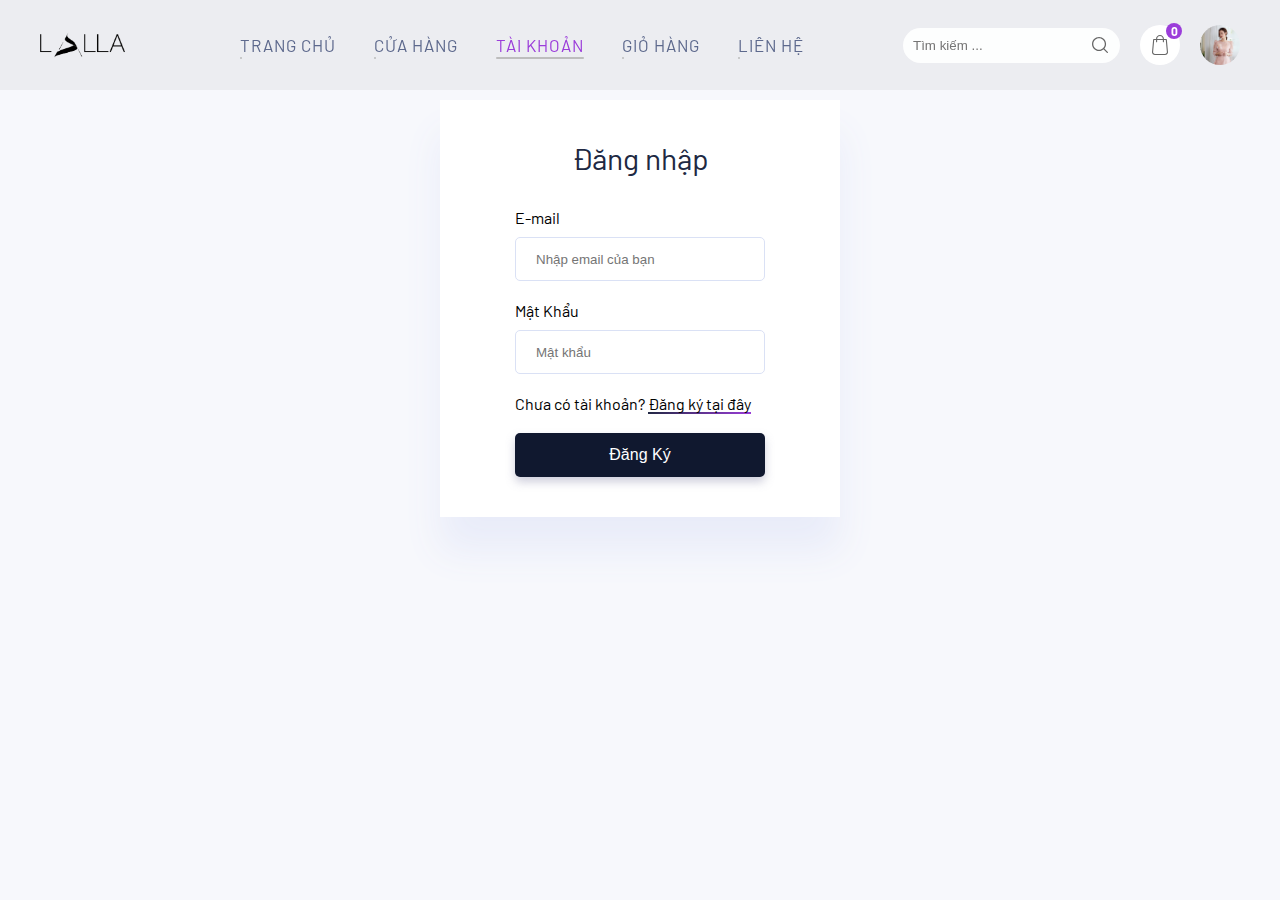
<file: login.html>
<!DOCTYPE html>
<html lang="en">
<head>
    <meta charset="UTF-8">
    <meta name="viewport" content="width=device-width, initial-scale=1.0">
    <title>Đăng nhập</title>
    <!--css files-->
    <link rel="stylesheet" href="css/register.css">
    <script>
        window.dataLayer = window.dataLayer || [];
    </script>
    
</head>
<body>
    <!--Navigation-->
    <nav class="mainNav">
        <div class="mainNav__logo">
            <a href="#home"><img src="../assets/logo.png" alt=""></a>
        </div>
        <div class="mainNav__wrapper">
            <div class="mainNav__links">
                <a class="mainNav__link" href="../index.html">Trang chủ</a>
                <a class="mainNav__link" href="../shop.html">Cửa hàng</a>
                <a class="mainNav__link active" href="">Tài khoản</a>
                <a class="mainNav__link" href="../cart.html">Giỏ hàng</a>
                <a class="mainNav__link" href="">Liên hệ</a>
            </div>
        </div>

        <div class="mainNav__menu">
            <form action="">
                <div class="mainNav__input">
                    <input type="search" placeholder="Tìm kiếm ...">
                    <button class="mainNav__btnSearch" type="submit"> <img src="../assets/icon-search.svg" alt=""></button>
                </div>
            </form>

            <div class="mainNav__shoppingCart">
                <?xml version="1.0"?>
                <svg xmlns="http://www.w3.org/2000/svg" xmlns:xlink="http://www.w3.org/1999/xlink" version="1.1" id="Capa_1" x="0px" y="0px" viewBox="0 0 489 489" style="enable-background:new 0 0 489 489;" xml:space="preserve" width="512px" height="512px"><g><g>
                    <path d="M440.1,422.7l-28-315.3c-0.6-7-6.5-12.3-13.4-12.3h-57.6C340.3,42.5,297.3,0,244.5,0s-95.8,42.5-96.6,95.1H90.3   c-7,0-12.8,5.3-13.4,12.3l-28,315.3c0,0.4-0.1,0.8-0.1,1.2c0,35.9,32.9,65.1,73.4,65.1h244.6c40.5,0,73.4-29.2,73.4-65.1   C440.2,423.5,440.2,423.1,440.1,422.7z M244.5,27c37.9,0,68.8,30.4,69.6,68.1H174.9C175.7,57.4,206.6,27,244.5,27z M366.8,462   H122.2c-25.4,0-46-16.8-46.4-37.5l26.8-302.3h45.2v41c0,7.5,6,13.5,13.5,13.5s13.5-6,13.5-13.5v-41h139.3v41   c0,7.5,6,13.5,13.5,13.5s13.5-6,13.5-13.5v-41h45.2l26.9,302.3C412.8,445.2,392.1,462,366.8,462z" data-original="#000000" class="active-path" data-old_color="#000000" fill="#666666"/>
                </g></g> </svg>
                <span class="mainNav__itemNumber">0</span>
            </div>

            <div class="mainNav__profile">
                <div class="mainNav__profileImage">
                    <img src="../assets/user.jpg" alt="">
                </div>

                <div class="mainNav__profileMenu">
                    <a href="customer/my_account.html" class="mainNav__profileText account"> <?xml version="1.0"?>
                        <svg xmlns="http://www.w3.org/2000/svg" xmlns:xlink="http://www.w3.org/1999/xlink" version="1.1" id="Capa_1" x="0px" y="0px" viewBox="0 0 483.5 483.5" style="enable-background:new 0 0 483.5 483.5;" xml:space="preserve" width="512px" height="512px"><g><g>
                            <g>
                                <path d="M430.75,471.2v-67.8c0-83.9-55-155.2-130.7-179.8c36.4-20.5,61.1-59.5,61.1-104.2c0-65.8-53.6-119.4-119.4-119.4    s-119.4,53.6-119.4,119.4c0,44.7,24.7,83.7,61.1,104.2c-75.8,24.6-130.7,95.9-130.7,179.8v67.8c0,6.8,5.5,12.3,12.3,12.3h353.6    C425.25,483.4,430.75,478,430.75,471.2z M146.75,119.4c0-52.3,42.6-94.9,94.9-94.9s94.9,42.6,94.9,94.9s-42.6,94.9-94.9,94.9    S146.75,171.7,146.75,119.4z M406.25,458.9H77.05v-55.6c0-90.7,73.8-164.6,164.6-164.6s164.6,73.8,164.6,164.6V458.9z" data-original="#000000" class="active-path" data-old_color="#000000" fill="#666666"/>
                            </g>
                        </g></g> </svg>
                        Hồ sơ</a>
                    <a href="#" class="mainNav__profileText"> <?xml version="1.0"?>
                        <svg xmlns="http://www.w3.org/2000/svg" height="512px" viewBox="0 0 431.66 431" width="512px"><g><path d="m75.375 370.960938c2.796875 1.996093 6.421875 2.417968 9.601562 1.117187l110.167969-45.09375c1.625-.664063 3.046875-1.746094 4.121094-3.132813l161.113281-208.03125c10.308594-13.3125 14.863282-30.203124 12.636719-46.898437-2.222656-16.691406-11.039063-31.800781-24.480469-41.949219l-18.53125-14c-27.578125-20.683594-66.644531-15.457031-87.816406 11.75l-161.917969 209.515625c-1.230469 1.597657-1.953125 3.53125-2.070312 5.542969l-7 122.46875c-.195313 3.429688 1.382812 6.71875 4.175781 8.710938zm21.6875-110.753907 73.585938 55.1875-78.578126 32.160157zm92.070312 44.050781-87.175781-65.378906 131.488281-170.140625 86.964844 66.019531zm68.878907-267.308593c14.453125-18.566407 41.113281-22.136719 59.9375-8.019531l18.53125 14c9.175781 6.925781 15.191406 17.238281 16.710937 28.632812 1.519532 11.394531-1.589844 22.921875-8.628906 32.011719l-11.90625 15.371093-86.980469-66.03125zm0 0" data-original="#000000" class="active-path" data-old_color="#000000" fill="#666666"/><path d="m421.660156 411.367188h-411.660156c-5.523438 0-10 4.476562-10 10 0 5.523437 4.476562 10 10 10h411.660156c5.523438 0 10-4.476563 10-10 0-5.523438-4.476562-10-10-10zm0 0" data-original="#000000" class="active-path" data-old_color="#000000" fill="#666666"/></g> </svg>
                        Chỉnh sửa hồ sơ</a>
                    <a href="#" class="mainNav__profileText"> <?xml version="1.0"?>
                        <svg xmlns="http://www.w3.org/2000/svg" xmlns:xlink="http://www.w3.org/1999/xlink" version="1.1" id="Capa_1" x="0px" y="0px" viewBox="0 0 478.703 478.703" style="enable-background:new 0 0 478.703 478.703;" xml:space="preserve" width="512px" height="512px"><g><g>
                            <g>
                                <path d="M454.2,189.101l-33.6-5.7c-3.5-11.3-8-22.2-13.5-32.6l19.8-27.7c8.4-11.8,7.1-27.9-3.2-38.1l-29.8-29.8    c-5.6-5.6-13-8.7-20.9-8.7c-6.2,0-12.1,1.9-17.1,5.5l-27.8,19.8c-10.8-5.7-22.1-10.4-33.8-13.9l-5.6-33.2    c-2.4-14.3-14.7-24.7-29.2-24.7h-42.1c-14.5,0-26.8,10.4-29.2,24.7l-5.8,34c-11.2,3.5-22.1,8.1-32.5,13.7l-27.5-19.8    c-5-3.6-11-5.5-17.2-5.5c-7.9,0-15.4,3.1-20.9,8.7l-29.9,29.8c-10.2,10.2-11.6,26.3-3.2,38.1l20,28.1    c-5.5,10.5-9.9,21.4-13.3,32.7l-33.2,5.6c-14.3,2.4-24.7,14.7-24.7,29.2v42.1c0,14.5,10.4,26.8,24.7,29.2l34,5.8    c3.5,11.2,8.1,22.1,13.7,32.5l-19.7,27.4c-8.4,11.8-7.1,27.9,3.2,38.1l29.8,29.8c5.6,5.6,13,8.7,20.9,8.7c6.2,0,12.1-1.9,17.1-5.5    l28.1-20c10.1,5.3,20.7,9.6,31.6,13l5.6,33.6c2.4,14.3,14.7,24.7,29.2,24.7h42.2c14.5,0,26.8-10.4,29.2-24.7l5.7-33.6    c11.3-3.5,22.2-8,32.6-13.5l27.7,19.8c5,3.6,11,5.5,17.2,5.5l0,0c7.9,0,15.3-3.1,20.9-8.7l29.8-29.8c10.2-10.2,11.6-26.3,3.2-38.1    l-19.8-27.8c5.5-10.5,10.1-21.4,13.5-32.6l33.6-5.6c14.3-2.4,24.7-14.7,24.7-29.2v-42.1    C478.9,203.801,468.5,191.501,454.2,189.101z M451.9,260.401c0,1.3-0.9,2.4-2.2,2.6l-42,7c-5.3,0.9-9.5,4.8-10.8,9.9    c-3.8,14.7-9.6,28.8-17.4,41.9c-2.7,4.6-2.5,10.3,0.6,14.7l24.7,34.8c0.7,1,0.6,2.5-0.3,3.4l-29.8,29.8c-0.7,0.7-1.4,0.8-1.9,0.8    c-0.6,0-1.1-0.2-1.5-0.5l-34.7-24.7c-4.3-3.1-10.1-3.3-14.7-0.6c-13.1,7.8-27.2,13.6-41.9,17.4c-5.2,1.3-9.1,5.6-9.9,10.8l-7.1,42    c-0.2,1.3-1.3,2.2-2.6,2.2h-42.1c-1.3,0-2.4-0.9-2.6-2.2l-7-42c-0.9-5.3-4.8-9.5-9.9-10.8c-14.3-3.7-28.1-9.4-41-16.8    c-2.1-1.2-4.5-1.8-6.8-1.8c-2.7,0-5.5,0.8-7.8,2.5l-35,24.9c-0.5,0.3-1,0.5-1.5,0.5c-0.4,0-1.2-0.1-1.9-0.8l-29.8-29.8    c-0.9-0.9-1-2.3-0.3-3.4l24.6-34.5c3.1-4.4,3.3-10.2,0.6-14.8c-7.8-13-13.8-27.1-17.6-41.8c-1.4-5.1-5.6-9-10.8-9.9l-42.3-7.2    c-1.3-0.2-2.2-1.3-2.2-2.6v-42.1c0-1.3,0.9-2.4,2.2-2.6l41.7-7c5.3-0.9,9.6-4.8,10.9-10c3.7-14.7,9.4-28.9,17.1-42    c2.7-4.6,2.4-10.3-0.7-14.6l-24.9-35c-0.7-1-0.6-2.5,0.3-3.4l29.8-29.8c0.7-0.7,1.4-0.8,1.9-0.8c0.6,0,1.1,0.2,1.5,0.5l34.5,24.6    c4.4,3.1,10.2,3.3,14.8,0.6c13-7.8,27.1-13.8,41.8-17.6c5.1-1.4,9-5.6,9.9-10.8l7.2-42.3c0.2-1.3,1.3-2.2,2.6-2.2h42.1    c1.3,0,2.4,0.9,2.6,2.2l7,41.7c0.9,5.3,4.8,9.6,10,10.9c15.1,3.8,29.5,9.7,42.9,17.6c4.6,2.7,10.3,2.5,14.7-0.6l34.5-24.8    c0.5-0.3,1-0.5,1.5-0.5c0.4,0,1.2,0.1,1.9,0.8l29.8,29.8c0.9,0.9,1,2.3,0.3,3.4l-24.7,34.7c-3.1,4.3-3.3,10.1-0.6,14.7    c7.8,13.1,13.6,27.2,17.4,41.9c1.3,5.2,5.6,9.1,10.8,9.9l42,7.1c1.3,0.2,2.2,1.3,2.2,2.6v42.1H451.9z" data-original="#000000" class="active-path" data-old_color="#000000" fill="#666666"/>
                                <path d="M239.4,136.001c-57,0-103.3,46.3-103.3,103.3s46.3,103.3,103.3,103.3s103.3-46.3,103.3-103.3S296.4,136.001,239.4,136.001    z M239.4,315.601c-42.1,0-76.3-34.2-76.3-76.3s34.2-76.3,76.3-76.3s76.3,34.2,76.3,76.3S281.5,315.601,239.4,315.601z" data-original="#000000" class="active-path" data-old_color="#000000" fill="#666666"/>
                            </g>
                        </g></g> </svg>
                        Cài đặt tài khoản</a>
                    <a href="#" class="mainNav__profileText"> <?xml version="1.0"?>
                        <svg xmlns="http://www.w3.org/2000/svg" xmlns:xlink="http://www.w3.org/1999/xlink" version="1.1" id="Capa_1" x="0px" y="0px" viewBox="0 0 56 56" style="enable-background:new 0 0 56 56;" xml:space="preserve" width="512px" height="512px"><g><g>
                            <path d="M35.31,5.042c-0.532-0.155-1.085,0.15-1.24,0.68s0.149,1.085,0.68,1.24C44.906,9.932,52,19.405,52,30   c0,13.233-10.767,24-24,24S4,43.233,4,30C4,19.392,11.105,9.915,21.279,6.953c0.53-0.154,0.835-0.709,0.681-1.239   c-0.153-0.53-0.708-0.839-1.239-0.681C9.698,8.241,2,18.508,2,30c0,14.337,11.663,26,26,26s26-11.663,26-26   C54,18.522,46.314,8.26,35.31,5.042z" data-original="#000000" class="active-path" data-old_color="#000000" fill="#666666"/>
                            <path d="M28,27c0.553,0,1-0.447,1-1V1c0-0.553-0.447-1-1-1s-1,0.447-1,1v25C27,26.553,27.447,27,28,27z" data-original="#000000" class="active-path" data-old_color="#000000" fill="#666666"/>
                        </g></g> </svg>
                        Đăng xuất</a>
                </div>
            </div>

            <div class="mainNav__icon"><span></span></div>
        </div>
    </nav>
    <!--end Navigation-->

    <!--Content-->
    <div class="wrapper">
        <div class="content">
            <div class="subtitle">Đăng nhập</div>
            <form action="" method="post" enctype="multipart/form-data">
                <div class="inputWrapper">
                    <label for="email">E-mail</label>
                    <input id="email" type="text" placeholder="Nhập email của bạn" name="customer_email" required>
                </div>
                <div class="inputWrapper">
                    <label for="password">Mật Khẩu</label>
                    <input id="password" type="password" placeholder="Mật khẩu" name="customer_password" required>
                </div>
                
                <div class="account">
                    <p>Chưa có tài khoản? <a class="link" href="register.html">Đăng ký tại đây</a></p>
                </div>
                <button class="btn" name="register">Đăng Ký</button>
            </form>
        </div>
    </div>

    <!--Script Files-->

    <!--General-->
    <script src="../js/main.js"></script>
    <!--end Script Files-->
</body>
</html>
</file>
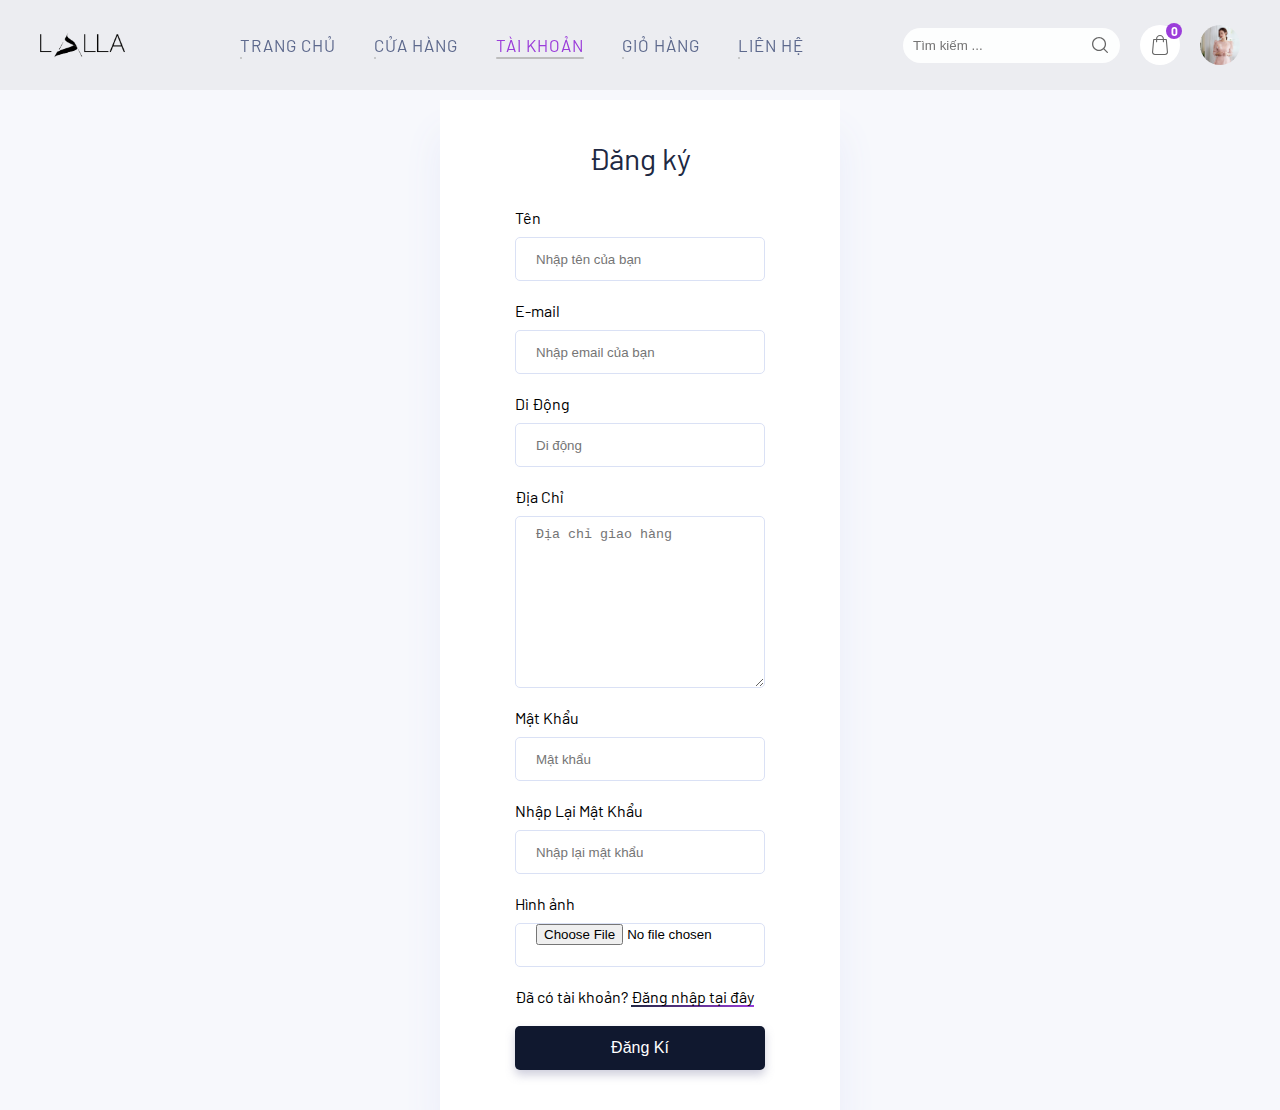
<file: register.html>
<!DOCTYPE html>
<html lang="en">
<head>
    <meta charset="UTF-8">
    <meta name="viewport" content="width=device-width, initial-scale=1.0">
    <title>Đăng ký</title>
    <!--css files-->
    <link rel="stylesheet" href="css/register.css">
    <script>
        window.dataLayer = window.dataLayer || [];
    </script>
    
</head>
<body>
    <!--Navigation-->
    <nav class="mainNav">
        <div class="mainNav__logo">
            <a href="#home"><img src="../assets/logo.png" alt=""></a>
        </div>
        <div class="mainNav__wrapper">
            <div class="mainNav__links">
                <a class="mainNav__link" href="../index.html">Trang chủ</a>
                <a class="mainNav__link" href="../shop.html">Cửa hàng</a>
                <a class="mainNav__link active" href="">Tài khoản</a>
                <a class="mainNav__link" href="../cart.html">Giỏ hàng</a>
                <a class="mainNav__link" href="">Liên hệ</a>
            </div>
        </div>

        <div class="mainNav__menu">
            <form action="">
                <div class="mainNav__input">
                    <input type="search" placeholder="Tìm kiếm ...">
                    <button class="mainNav__btnSearch" type="submit"> <img src="../assets/icon-search.svg" alt=""></button>
                </div>
            </form>

            <div class="mainNav__shoppingCart">
                <?xml version="1.0"?>
                <svg xmlns="http://www.w3.org/2000/svg" xmlns:xlink="http://www.w3.org/1999/xlink" version="1.1" id="Capa_1" x="0px" y="0px" viewBox="0 0 489 489" style="enable-background:new 0 0 489 489;" xml:space="preserve" width="512px" height="512px"><g><g>
                    <path d="M440.1,422.7l-28-315.3c-0.6-7-6.5-12.3-13.4-12.3h-57.6C340.3,42.5,297.3,0,244.5,0s-95.8,42.5-96.6,95.1H90.3   c-7,0-12.8,5.3-13.4,12.3l-28,315.3c0,0.4-0.1,0.8-0.1,1.2c0,35.9,32.9,65.1,73.4,65.1h244.6c40.5,0,73.4-29.2,73.4-65.1   C440.2,423.5,440.2,423.1,440.1,422.7z M244.5,27c37.9,0,68.8,30.4,69.6,68.1H174.9C175.7,57.4,206.6,27,244.5,27z M366.8,462   H122.2c-25.4,0-46-16.8-46.4-37.5l26.8-302.3h45.2v41c0,7.5,6,13.5,13.5,13.5s13.5-6,13.5-13.5v-41h139.3v41   c0,7.5,6,13.5,13.5,13.5s13.5-6,13.5-13.5v-41h45.2l26.9,302.3C412.8,445.2,392.1,462,366.8,462z" data-original="#000000" class="active-path" data-old_color="#000000" fill="#666666"/>
                </g></g> </svg>
                <span class="mainNav__itemNumber">0</span>
            </div>

            <div class="mainNav__profile">
                <div class="mainNav__profileImage">
                    <img src="../assets/user.jpg" alt="">
                </div>

                <div class="mainNav__profileMenu">
                    <a href="customer/my_account.html" class="mainNav__profileText account"> <?xml version="1.0"?>
                        <svg xmlns="http://www.w3.org/2000/svg" xmlns:xlink="http://www.w3.org/1999/xlink" version="1.1" id="Capa_1" x="0px" y="0px" viewBox="0 0 483.5 483.5" style="enable-background:new 0 0 483.5 483.5;" xml:space="preserve" width="512px" height="512px"><g><g>
                            <g>
                                <path d="M430.75,471.2v-67.8c0-83.9-55-155.2-130.7-179.8c36.4-20.5,61.1-59.5,61.1-104.2c0-65.8-53.6-119.4-119.4-119.4    s-119.4,53.6-119.4,119.4c0,44.7,24.7,83.7,61.1,104.2c-75.8,24.6-130.7,95.9-130.7,179.8v67.8c0,6.8,5.5,12.3,12.3,12.3h353.6    C425.25,483.4,430.75,478,430.75,471.2z M146.75,119.4c0-52.3,42.6-94.9,94.9-94.9s94.9,42.6,94.9,94.9s-42.6,94.9-94.9,94.9    S146.75,171.7,146.75,119.4z M406.25,458.9H77.05v-55.6c0-90.7,73.8-164.6,164.6-164.6s164.6,73.8,164.6,164.6V458.9z" data-original="#000000" class="active-path" data-old_color="#000000" fill="#666666"/>
                            </g>
                        </g></g> </svg>
                        Hồ sơ</a>
                    <a href="#" class="mainNav__profileText"> <?xml version="1.0"?>
                        <svg xmlns="http://www.w3.org/2000/svg" height="512px" viewBox="0 0 431.66 431" width="512px"><g><path d="m75.375 370.960938c2.796875 1.996093 6.421875 2.417968 9.601562 1.117187l110.167969-45.09375c1.625-.664063 3.046875-1.746094 4.121094-3.132813l161.113281-208.03125c10.308594-13.3125 14.863282-30.203124 12.636719-46.898437-2.222656-16.691406-11.039063-31.800781-24.480469-41.949219l-18.53125-14c-27.578125-20.683594-66.644531-15.457031-87.816406 11.75l-161.917969 209.515625c-1.230469 1.597657-1.953125 3.53125-2.070312 5.542969l-7 122.46875c-.195313 3.429688 1.382812 6.71875 4.175781 8.710938zm21.6875-110.753907 73.585938 55.1875-78.578126 32.160157zm92.070312 44.050781-87.175781-65.378906 131.488281-170.140625 86.964844 66.019531zm68.878907-267.308593c14.453125-18.566407 41.113281-22.136719 59.9375-8.019531l18.53125 14c9.175781 6.925781 15.191406 17.238281 16.710937 28.632812 1.519532 11.394531-1.589844 22.921875-8.628906 32.011719l-11.90625 15.371093-86.980469-66.03125zm0 0" data-original="#000000" class="active-path" data-old_color="#000000" fill="#666666"/><path d="m421.660156 411.367188h-411.660156c-5.523438 0-10 4.476562-10 10 0 5.523437 4.476562 10 10 10h411.660156c5.523438 0 10-4.476563 10-10 0-5.523438-4.476562-10-10-10zm0 0" data-original="#000000" class="active-path" data-old_color="#000000" fill="#666666"/></g> </svg>
                        Chỉnh sửa hồ sơ</a>
                    <a href="#" class="mainNav__profileText"> <?xml version="1.0"?>
                        <svg xmlns="http://www.w3.org/2000/svg" xmlns:xlink="http://www.w3.org/1999/xlink" version="1.1" id="Capa_1" x="0px" y="0px" viewBox="0 0 478.703 478.703" style="enable-background:new 0 0 478.703 478.703;" xml:space="preserve" width="512px" height="512px"><g><g>
                            <g>
                                <path d="M454.2,189.101l-33.6-5.7c-3.5-11.3-8-22.2-13.5-32.6l19.8-27.7c8.4-11.8,7.1-27.9-3.2-38.1l-29.8-29.8    c-5.6-5.6-13-8.7-20.9-8.7c-6.2,0-12.1,1.9-17.1,5.5l-27.8,19.8c-10.8-5.7-22.1-10.4-33.8-13.9l-5.6-33.2    c-2.4-14.3-14.7-24.7-29.2-24.7h-42.1c-14.5,0-26.8,10.4-29.2,24.7l-5.8,34c-11.2,3.5-22.1,8.1-32.5,13.7l-27.5-19.8    c-5-3.6-11-5.5-17.2-5.5c-7.9,0-15.4,3.1-20.9,8.7l-29.9,29.8c-10.2,10.2-11.6,26.3-3.2,38.1l20,28.1    c-5.5,10.5-9.9,21.4-13.3,32.7l-33.2,5.6c-14.3,2.4-24.7,14.7-24.7,29.2v42.1c0,14.5,10.4,26.8,24.7,29.2l34,5.8    c3.5,11.2,8.1,22.1,13.7,32.5l-19.7,27.4c-8.4,11.8-7.1,27.9,3.2,38.1l29.8,29.8c5.6,5.6,13,8.7,20.9,8.7c6.2,0,12.1-1.9,17.1-5.5    l28.1-20c10.1,5.3,20.7,9.6,31.6,13l5.6,33.6c2.4,14.3,14.7,24.7,29.2,24.7h42.2c14.5,0,26.8-10.4,29.2-24.7l5.7-33.6    c11.3-3.5,22.2-8,32.6-13.5l27.7,19.8c5,3.6,11,5.5,17.2,5.5l0,0c7.9,0,15.3-3.1,20.9-8.7l29.8-29.8c10.2-10.2,11.6-26.3,3.2-38.1    l-19.8-27.8c5.5-10.5,10.1-21.4,13.5-32.6l33.6-5.6c14.3-2.4,24.7-14.7,24.7-29.2v-42.1    C478.9,203.801,468.5,191.501,454.2,189.101z M451.9,260.401c0,1.3-0.9,2.4-2.2,2.6l-42,7c-5.3,0.9-9.5,4.8-10.8,9.9    c-3.8,14.7-9.6,28.8-17.4,41.9c-2.7,4.6-2.5,10.3,0.6,14.7l24.7,34.8c0.7,1,0.6,2.5-0.3,3.4l-29.8,29.8c-0.7,0.7-1.4,0.8-1.9,0.8    c-0.6,0-1.1-0.2-1.5-0.5l-34.7-24.7c-4.3-3.1-10.1-3.3-14.7-0.6c-13.1,7.8-27.2,13.6-41.9,17.4c-5.2,1.3-9.1,5.6-9.9,10.8l-7.1,42    c-0.2,1.3-1.3,2.2-2.6,2.2h-42.1c-1.3,0-2.4-0.9-2.6-2.2l-7-42c-0.9-5.3-4.8-9.5-9.9-10.8c-14.3-3.7-28.1-9.4-41-16.8    c-2.1-1.2-4.5-1.8-6.8-1.8c-2.7,0-5.5,0.8-7.8,2.5l-35,24.9c-0.5,0.3-1,0.5-1.5,0.5c-0.4,0-1.2-0.1-1.9-0.8l-29.8-29.8    c-0.9-0.9-1-2.3-0.3-3.4l24.6-34.5c3.1-4.4,3.3-10.2,0.6-14.8c-7.8-13-13.8-27.1-17.6-41.8c-1.4-5.1-5.6-9-10.8-9.9l-42.3-7.2    c-1.3-0.2-2.2-1.3-2.2-2.6v-42.1c0-1.3,0.9-2.4,2.2-2.6l41.7-7c5.3-0.9,9.6-4.8,10.9-10c3.7-14.7,9.4-28.9,17.1-42    c2.7-4.6,2.4-10.3-0.7-14.6l-24.9-35c-0.7-1-0.6-2.5,0.3-3.4l29.8-29.8c0.7-0.7,1.4-0.8,1.9-0.8c0.6,0,1.1,0.2,1.5,0.5l34.5,24.6    c4.4,3.1,10.2,3.3,14.8,0.6c13-7.8,27.1-13.8,41.8-17.6c5.1-1.4,9-5.6,9.9-10.8l7.2-42.3c0.2-1.3,1.3-2.2,2.6-2.2h42.1    c1.3,0,2.4,0.9,2.6,2.2l7,41.7c0.9,5.3,4.8,9.6,10,10.9c15.1,3.8,29.5,9.7,42.9,17.6c4.6,2.7,10.3,2.5,14.7-0.6l34.5-24.8    c0.5-0.3,1-0.5,1.5-0.5c0.4,0,1.2,0.1,1.9,0.8l29.8,29.8c0.9,0.9,1,2.3,0.3,3.4l-24.7,34.7c-3.1,4.3-3.3,10.1-0.6,14.7    c7.8,13.1,13.6,27.2,17.4,41.9c1.3,5.2,5.6,9.1,10.8,9.9l42,7.1c1.3,0.2,2.2,1.3,2.2,2.6v42.1H451.9z" data-original="#000000" class="active-path" data-old_color="#000000" fill="#666666"/>
                                <path d="M239.4,136.001c-57,0-103.3,46.3-103.3,103.3s46.3,103.3,103.3,103.3s103.3-46.3,103.3-103.3S296.4,136.001,239.4,136.001    z M239.4,315.601c-42.1,0-76.3-34.2-76.3-76.3s34.2-76.3,76.3-76.3s76.3,34.2,76.3,76.3S281.5,315.601,239.4,315.601z" data-original="#000000" class="active-path" data-old_color="#000000" fill="#666666"/>
                            </g>
                        </g></g> </svg>
                        Cài đặt tài khoản</a>
                    <a href="#" class="mainNav__profileText"> <?xml version="1.0"?>
                        <svg xmlns="http://www.w3.org/2000/svg" xmlns:xlink="http://www.w3.org/1999/xlink" version="1.1" id="Capa_1" x="0px" y="0px" viewBox="0 0 56 56" style="enable-background:new 0 0 56 56;" xml:space="preserve" width="512px" height="512px"><g><g>
                            <path d="M35.31,5.042c-0.532-0.155-1.085,0.15-1.24,0.68s0.149,1.085,0.68,1.24C44.906,9.932,52,19.405,52,30   c0,13.233-10.767,24-24,24S4,43.233,4,30C4,19.392,11.105,9.915,21.279,6.953c0.53-0.154,0.835-0.709,0.681-1.239   c-0.153-0.53-0.708-0.839-1.239-0.681C9.698,8.241,2,18.508,2,30c0,14.337,11.663,26,26,26s26-11.663,26-26   C54,18.522,46.314,8.26,35.31,5.042z" data-original="#000000" class="active-path" data-old_color="#000000" fill="#666666"/>
                            <path d="M28,27c0.553,0,1-0.447,1-1V1c0-0.553-0.447-1-1-1s-1,0.447-1,1v25C27,26.553,27.447,27,28,27z" data-original="#000000" class="active-path" data-old_color="#000000" fill="#666666"/>
                        </g></g> </svg>
                        Đăng xuất</a>
                </div>
            </div>

            <div class="mainNav__icon"><span></span></div>
        </div>
    </nav>
    <!--end Navigation-->

    <!--Content-->
    <div class="wrapper">
        <div class="content">
            <div class="subtitle">Đăng ký</div>
            <form action="" method="post" enctype="multipart/form-data">
                <div class="inputWrapper">
                    <label for="name">Tên</label>
                    <input id="name" type="text" placeholder="Nhập tên của bạn" name="customer_name">
                </div>
                <div class="inputWrapper">
                    <label for="email">E-mail</label>
                    <input id="email" type="text" placeholder="Nhập email của bạn" name="customer_email" required>
                </div>
                <div class="inputWrapper">
                    <label for="phone">Di Động</label>
                    <input id="phone" type="text" placeholder="Di động" name="customer_phone" required>
                </div>
                <div class="inputWrapper">
                    <label for="address">Địa Chỉ</label>
                    <textarea cols="30" rows="10" placeholder="Địa chỉ giao hàng" name="customer_address"></textarea>
                </div>
                <div class="inputWrapper">
                    <label for="password">Mật Khẩu</label>
                    <input id="password" type="password" placeholder="Mật khẩu" name="customer_password" required>
                </div>
                <div class="inputWrapper">
                    <label for="confirmpassword">Nhập Lại Mật Khẩu</label>
                    <input id="confirmpassword" type="password" placeholder="Nhập lại mật khẩu" name="customer_repassword" required>
                </div>
                <div class="inputWrapper">
                    <label for="inputFile">Hình ảnh</label>
                    <input type="file" id="inputFile" class="inputFile" name="customer_image" required>
                </div>
                
                <div class="account">
                    <p>Đã có tài khoản? <a class="link" href="customer/login.html">Đăng nhập tại đây</a></p>
                </div>
                <button class="btn" name="login">Đăng Kí</button>
            </form>
        </div>
    </div>

    <!--Script Files-->

    <!--General-->
    <script src="js/main.js"></script>
    <!--end Script Files-->
</body>
</html>
</file>
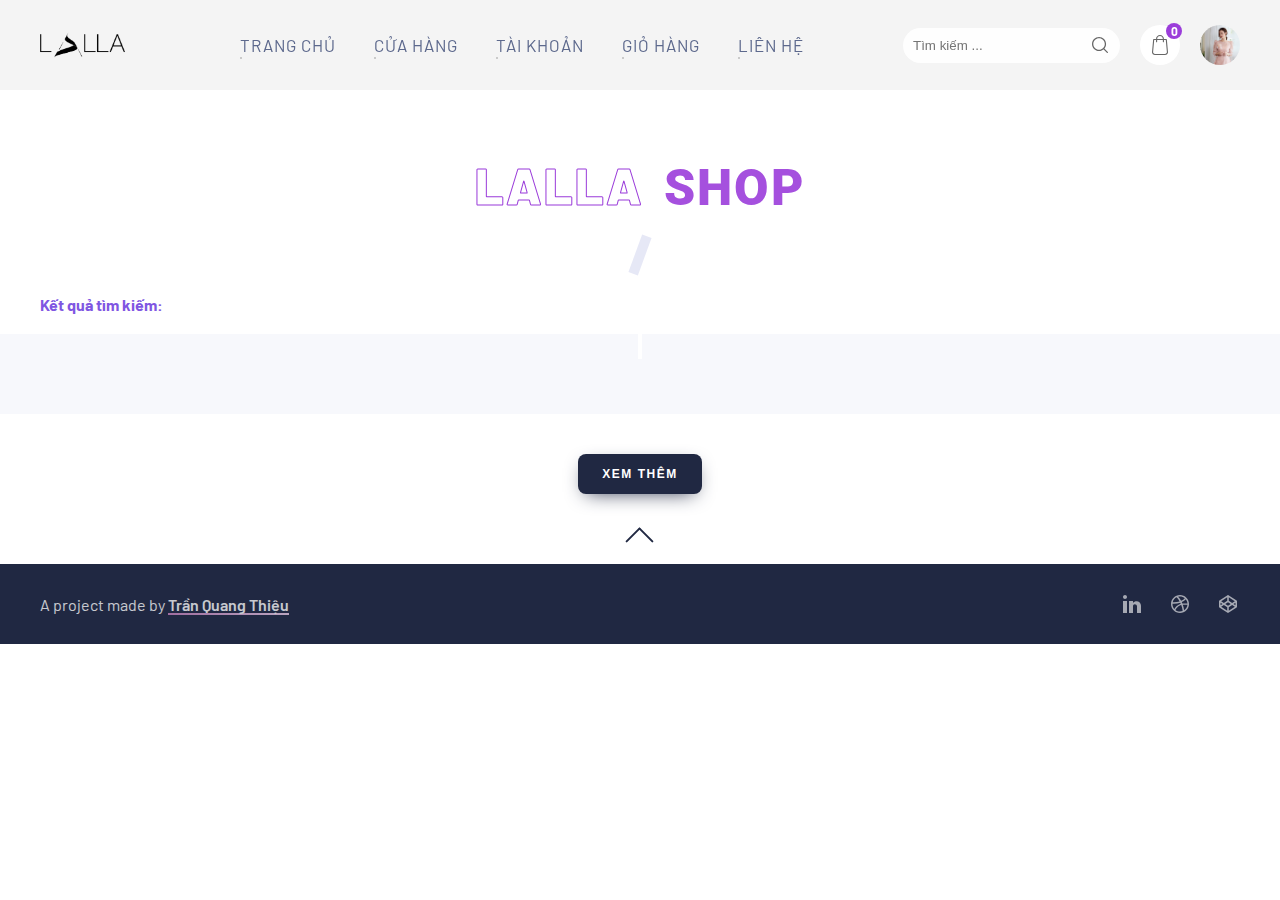
<file: result.html>
<!DOCTYPE html>
<html lang="en">
<head>
    <meta charset="UTF-8">
    <meta name="viewport" content="width=device-width, initial-scale=1.0">
    <title>Trang chủ</title>
    <!--css swiper-->
    <link rel="stylesheet" href="css/swiper.min.css">
    <!--css files-->
    <link rel="stylesheet" href="css/result.css">
    <script>
        window.dataLayer = window.dataLayer || [];
    </script>
    
</head>
<body>
    <!--Navigation-->
    <nav class="mainNav">
        <div class="mainNav__logo">
            <a href="#home"><img src="assets/logo.png" alt=""></a>
        </div>
        <div class="mainNav__wrapper">
            <div class="mainNav__links">
                <a class="mainNav__link" href="index.html">Trang chủ</a>
                <a class="mainNav__link" href="shop.html">Cửa hàng</a>
                <a class="mainNav__link" href="customer/my_account.html">Tài khoản</a>
                <a class="mainNav__link" href="cart.html">Giỏ hàng</a>
                <a class="mainNav__link" href="">Liên hệ</a>
            </div>
        </div>

        <div class="mainNav__menu">
            <form action="">
                <div class="mainNav__input">
                    <input type="search" placeholder="Tìm kiếm ...">
                    <button class="mainNav__btnSearch" type="submit"> <img src="assets/icon-search.svg" alt=""></button>
                </div>
            </form>

            <div class="mainNav__shoppingCart">
                <?xml version="1.0"?>
                <svg xmlns="http://www.w3.org/2000/svg" xmlns:xlink="http://www.w3.org/1999/xlink" version="1.1" id="Capa_1" x="0px" y="0px" viewBox="0 0 489 489" style="enable-background:new 0 0 489 489;" xml:space="preserve" width="512px" height="512px"><g><g>
                    <path d="M440.1,422.7l-28-315.3c-0.6-7-6.5-12.3-13.4-12.3h-57.6C340.3,42.5,297.3,0,244.5,0s-95.8,42.5-96.6,95.1H90.3   c-7,0-12.8,5.3-13.4,12.3l-28,315.3c0,0.4-0.1,0.8-0.1,1.2c0,35.9,32.9,65.1,73.4,65.1h244.6c40.5,0,73.4-29.2,73.4-65.1   C440.2,423.5,440.2,423.1,440.1,422.7z M244.5,27c37.9,0,68.8,30.4,69.6,68.1H174.9C175.7,57.4,206.6,27,244.5,27z M366.8,462   H122.2c-25.4,0-46-16.8-46.4-37.5l26.8-302.3h45.2v41c0,7.5,6,13.5,13.5,13.5s13.5-6,13.5-13.5v-41h139.3v41   c0,7.5,6,13.5,13.5,13.5s13.5-6,13.5-13.5v-41h45.2l26.9,302.3C412.8,445.2,392.1,462,366.8,462z" data-original="#000000" class="active-path" data-old_color="#000000" fill="#666666"/>
                </g></g> </svg>
                <span class="mainNav__itemNumber">0</span>
            </div>

            <div class="mainNav__profile">
                <div class="mainNav__profileImage">
                    <img src="assets/user.jpg" alt="">
                </div>

                <div class="mainNav__profileMenu">
                    <a href="#" class="mainNav__profileText account"> <?xml version="1.0"?>
                        <svg xmlns="http://www.w3.org/2000/svg" xmlns:xlink="http://www.w3.org/1999/xlink" version="1.1" id="Capa_1" x="0px" y="0px" viewBox="0 0 483.5 483.5" style="enable-background:new 0 0 483.5 483.5;" xml:space="preserve" width="512px" height="512px"><g><g>
                            <g>
                                <path d="M430.75,471.2v-67.8c0-83.9-55-155.2-130.7-179.8c36.4-20.5,61.1-59.5,61.1-104.2c0-65.8-53.6-119.4-119.4-119.4    s-119.4,53.6-119.4,119.4c0,44.7,24.7,83.7,61.1,104.2c-75.8,24.6-130.7,95.9-130.7,179.8v67.8c0,6.8,5.5,12.3,12.3,12.3h353.6    C425.25,483.4,430.75,478,430.75,471.2z M146.75,119.4c0-52.3,42.6-94.9,94.9-94.9s94.9,42.6,94.9,94.9s-42.6,94.9-94.9,94.9    S146.75,171.7,146.75,119.4z M406.25,458.9H77.05v-55.6c0-90.7,73.8-164.6,164.6-164.6s164.6,73.8,164.6,164.6V458.9z" data-original="#000000" class="active-path" data-old_color="#000000" fill="#666666"/>
                            </g>
                        </g></g> </svg>
                        Hồ sơ</a>
                    <a href="#" class="mainNav__profileText"> <?xml version="1.0"?>
                        <svg xmlns="http://www.w3.org/2000/svg" height="512px" viewBox="0 0 431.66 431" width="512px"><g><path d="m75.375 370.960938c2.796875 1.996093 6.421875 2.417968 9.601562 1.117187l110.167969-45.09375c1.625-.664063 3.046875-1.746094 4.121094-3.132813l161.113281-208.03125c10.308594-13.3125 14.863282-30.203124 12.636719-46.898437-2.222656-16.691406-11.039063-31.800781-24.480469-41.949219l-18.53125-14c-27.578125-20.683594-66.644531-15.457031-87.816406 11.75l-161.917969 209.515625c-1.230469 1.597657-1.953125 3.53125-2.070312 5.542969l-7 122.46875c-.195313 3.429688 1.382812 6.71875 4.175781 8.710938zm21.6875-110.753907 73.585938 55.1875-78.578126 32.160157zm92.070312 44.050781-87.175781-65.378906 131.488281-170.140625 86.964844 66.019531zm68.878907-267.308593c14.453125-18.566407 41.113281-22.136719 59.9375-8.019531l18.53125 14c9.175781 6.925781 15.191406 17.238281 16.710937 28.632812 1.519532 11.394531-1.589844 22.921875-8.628906 32.011719l-11.90625 15.371093-86.980469-66.03125zm0 0" data-original="#000000" class="active-path" data-old_color="#000000" fill="#666666"/><path d="m421.660156 411.367188h-411.660156c-5.523438 0-10 4.476562-10 10 0 5.523437 4.476562 10 10 10h411.660156c5.523438 0 10-4.476563 10-10 0-5.523438-4.476562-10-10-10zm0 0" data-original="#000000" class="active-path" data-old_color="#000000" fill="#666666"/></g> </svg>
                        Chỉnh sửa hồ sơ</a>
                    <a href="#" class="mainNav__profileText"> <?xml version="1.0"?>
                        <svg xmlns="http://www.w3.org/2000/svg" xmlns:xlink="http://www.w3.org/1999/xlink" version="1.1" id="Capa_1" x="0px" y="0px" viewBox="0 0 478.703 478.703" style="enable-background:new 0 0 478.703 478.703;" xml:space="preserve" width="512px" height="512px"><g><g>
                            <g>
                                <path d="M454.2,189.101l-33.6-5.7c-3.5-11.3-8-22.2-13.5-32.6l19.8-27.7c8.4-11.8,7.1-27.9-3.2-38.1l-29.8-29.8    c-5.6-5.6-13-8.7-20.9-8.7c-6.2,0-12.1,1.9-17.1,5.5l-27.8,19.8c-10.8-5.7-22.1-10.4-33.8-13.9l-5.6-33.2    c-2.4-14.3-14.7-24.7-29.2-24.7h-42.1c-14.5,0-26.8,10.4-29.2,24.7l-5.8,34c-11.2,3.5-22.1,8.1-32.5,13.7l-27.5-19.8    c-5-3.6-11-5.5-17.2-5.5c-7.9,0-15.4,3.1-20.9,8.7l-29.9,29.8c-10.2,10.2-11.6,26.3-3.2,38.1l20,28.1    c-5.5,10.5-9.9,21.4-13.3,32.7l-33.2,5.6c-14.3,2.4-24.7,14.7-24.7,29.2v42.1c0,14.5,10.4,26.8,24.7,29.2l34,5.8    c3.5,11.2,8.1,22.1,13.7,32.5l-19.7,27.4c-8.4,11.8-7.1,27.9,3.2,38.1l29.8,29.8c5.6,5.6,13,8.7,20.9,8.7c6.2,0,12.1-1.9,17.1-5.5    l28.1-20c10.1,5.3,20.7,9.6,31.6,13l5.6,33.6c2.4,14.3,14.7,24.7,29.2,24.7h42.2c14.5,0,26.8-10.4,29.2-24.7l5.7-33.6    c11.3-3.5,22.2-8,32.6-13.5l27.7,19.8c5,3.6,11,5.5,17.2,5.5l0,0c7.9,0,15.3-3.1,20.9-8.7l29.8-29.8c10.2-10.2,11.6-26.3,3.2-38.1    l-19.8-27.8c5.5-10.5,10.1-21.4,13.5-32.6l33.6-5.6c14.3-2.4,24.7-14.7,24.7-29.2v-42.1    C478.9,203.801,468.5,191.501,454.2,189.101z M451.9,260.401c0,1.3-0.9,2.4-2.2,2.6l-42,7c-5.3,0.9-9.5,4.8-10.8,9.9    c-3.8,14.7-9.6,28.8-17.4,41.9c-2.7,4.6-2.5,10.3,0.6,14.7l24.7,34.8c0.7,1,0.6,2.5-0.3,3.4l-29.8,29.8c-0.7,0.7-1.4,0.8-1.9,0.8    c-0.6,0-1.1-0.2-1.5-0.5l-34.7-24.7c-4.3-3.1-10.1-3.3-14.7-0.6c-13.1,7.8-27.2,13.6-41.9,17.4c-5.2,1.3-9.1,5.6-9.9,10.8l-7.1,42    c-0.2,1.3-1.3,2.2-2.6,2.2h-42.1c-1.3,0-2.4-0.9-2.6-2.2l-7-42c-0.9-5.3-4.8-9.5-9.9-10.8c-14.3-3.7-28.1-9.4-41-16.8    c-2.1-1.2-4.5-1.8-6.8-1.8c-2.7,0-5.5,0.8-7.8,2.5l-35,24.9c-0.5,0.3-1,0.5-1.5,0.5c-0.4,0-1.2-0.1-1.9-0.8l-29.8-29.8    c-0.9-0.9-1-2.3-0.3-3.4l24.6-34.5c3.1-4.4,3.3-10.2,0.6-14.8c-7.8-13-13.8-27.1-17.6-41.8c-1.4-5.1-5.6-9-10.8-9.9l-42.3-7.2    c-1.3-0.2-2.2-1.3-2.2-2.6v-42.1c0-1.3,0.9-2.4,2.2-2.6l41.7-7c5.3-0.9,9.6-4.8,10.9-10c3.7-14.7,9.4-28.9,17.1-42    c2.7-4.6,2.4-10.3-0.7-14.6l-24.9-35c-0.7-1-0.6-2.5,0.3-3.4l29.8-29.8c0.7-0.7,1.4-0.8,1.9-0.8c0.6,0,1.1,0.2,1.5,0.5l34.5,24.6    c4.4,3.1,10.2,3.3,14.8,0.6c13-7.8,27.1-13.8,41.8-17.6c5.1-1.4,9-5.6,9.9-10.8l7.2-42.3c0.2-1.3,1.3-2.2,2.6-2.2h42.1    c1.3,0,2.4,0.9,2.6,2.2l7,41.7c0.9,5.3,4.8,9.6,10,10.9c15.1,3.8,29.5,9.7,42.9,17.6c4.6,2.7,10.3,2.5,14.7-0.6l34.5-24.8    c0.5-0.3,1-0.5,1.5-0.5c0.4,0,1.2,0.1,1.9,0.8l29.8,29.8c0.9,0.9,1,2.3,0.3,3.4l-24.7,34.7c-3.1,4.3-3.3,10.1-0.6,14.7    c7.8,13.1,13.6,27.2,17.4,41.9c1.3,5.2,5.6,9.1,10.8,9.9l42,7.1c1.3,0.2,2.2,1.3,2.2,2.6v42.1H451.9z" data-original="#000000" class="active-path" data-old_color="#000000" fill="#666666"/>
                                <path d="M239.4,136.001c-57,0-103.3,46.3-103.3,103.3s46.3,103.3,103.3,103.3s103.3-46.3,103.3-103.3S296.4,136.001,239.4,136.001    z M239.4,315.601c-42.1,0-76.3-34.2-76.3-76.3s34.2-76.3,76.3-76.3s76.3,34.2,76.3,76.3S281.5,315.601,239.4,315.601z" data-original="#000000" class="active-path" data-old_color="#000000" fill="#666666"/>
                            </g>
                        </g></g> </svg>
                        Cài đặt tài khoản</a>
                    <a href="#" class="mainNav__profileText"> <?xml version="1.0"?>
                        <svg xmlns="http://www.w3.org/2000/svg" xmlns:xlink="http://www.w3.org/1999/xlink" version="1.1" id="Capa_1" x="0px" y="0px" viewBox="0 0 56 56" style="enable-background:new 0 0 56 56;" xml:space="preserve" width="512px" height="512px"><g><g>
                            <path d="M35.31,5.042c-0.532-0.155-1.085,0.15-1.24,0.68s0.149,1.085,0.68,1.24C44.906,9.932,52,19.405,52,30   c0,13.233-10.767,24-24,24S4,43.233,4,30C4,19.392,11.105,9.915,21.279,6.953c0.53-0.154,0.835-0.709,0.681-1.239   c-0.153-0.53-0.708-0.839-1.239-0.681C9.698,8.241,2,18.508,2,30c0,14.337,11.663,26,26,26s26-11.663,26-26   C54,18.522,46.314,8.26,35.31,5.042z" data-original="#000000" class="active-path" data-old_color="#000000" fill="#666666"/>
                            <path d="M28,27c0.553,0,1-0.447,1-1V1c0-0.553-0.447-1-1-1s-1,0.447-1,1v25C27,26.553,27.447,27,28,27z" data-original="#000000" class="active-path" data-old_color="#000000" fill="#666666"/>
                        </g></g> </svg>
                        Đăng xuất</a>
                </div>
            </div>

            <div class="mainNav__icon"><span></span></div>
        </div>
    </nav>
    <!--end Navigation-->

    <!--Products-->
    <section class="products">
        <h3 class="sectionTitle"><b>lalla</b><span>shop</span></h3>
        <h4 class="resultTitle">Kết quả tìm kiếm:</h4>
        <div class="cards"></div>

        <a href="#">
            <button class="btnMore">Xem Thêm</button>
        </a>
    </section>
    <!--end Products-->

    <!--Back to top-->
    <div id="scrollme">
        <div class="backtop">
            <span class="arrow-top">
                <p>về đầu trang</p>
            </span>
        </div>
    </div>
    <!--end Back to top-->

    <!--Footer-->
    <footer class="footer">
        <p class="footer__text">A project made by <a href="https://www.facebook.com/TQT.2203/" target="_blank" rel="noopener"
            class="link">Trần Quang Thiệu</a></p>
        <div class="footer__icons">

            <a href="#" target="_blank" rel="noopener"
                class="footer__icon linkedin"><span></span>
                <p>Linkedin</p>
            </a>

            <a href="#" target="_blank" rel="noopener"
                class="footer__icon dribbble"><span></span>
                <p>Dribbble</p>
            </a>

            <a href="#" target="_blank" rel="noopener"
                class="footer__icon codepen"><span></span>
                <p>Codepen</p>
            </a>
        </div>
    </footer>
    <!--end Footer-->

    <!--Script Files-->
    <script src="js/swiper.min.js"></script>
    
    <!--General-->
    <script src="js/main.js"></script>
    <!--end Script Files-->
</body>
</html>
</file>
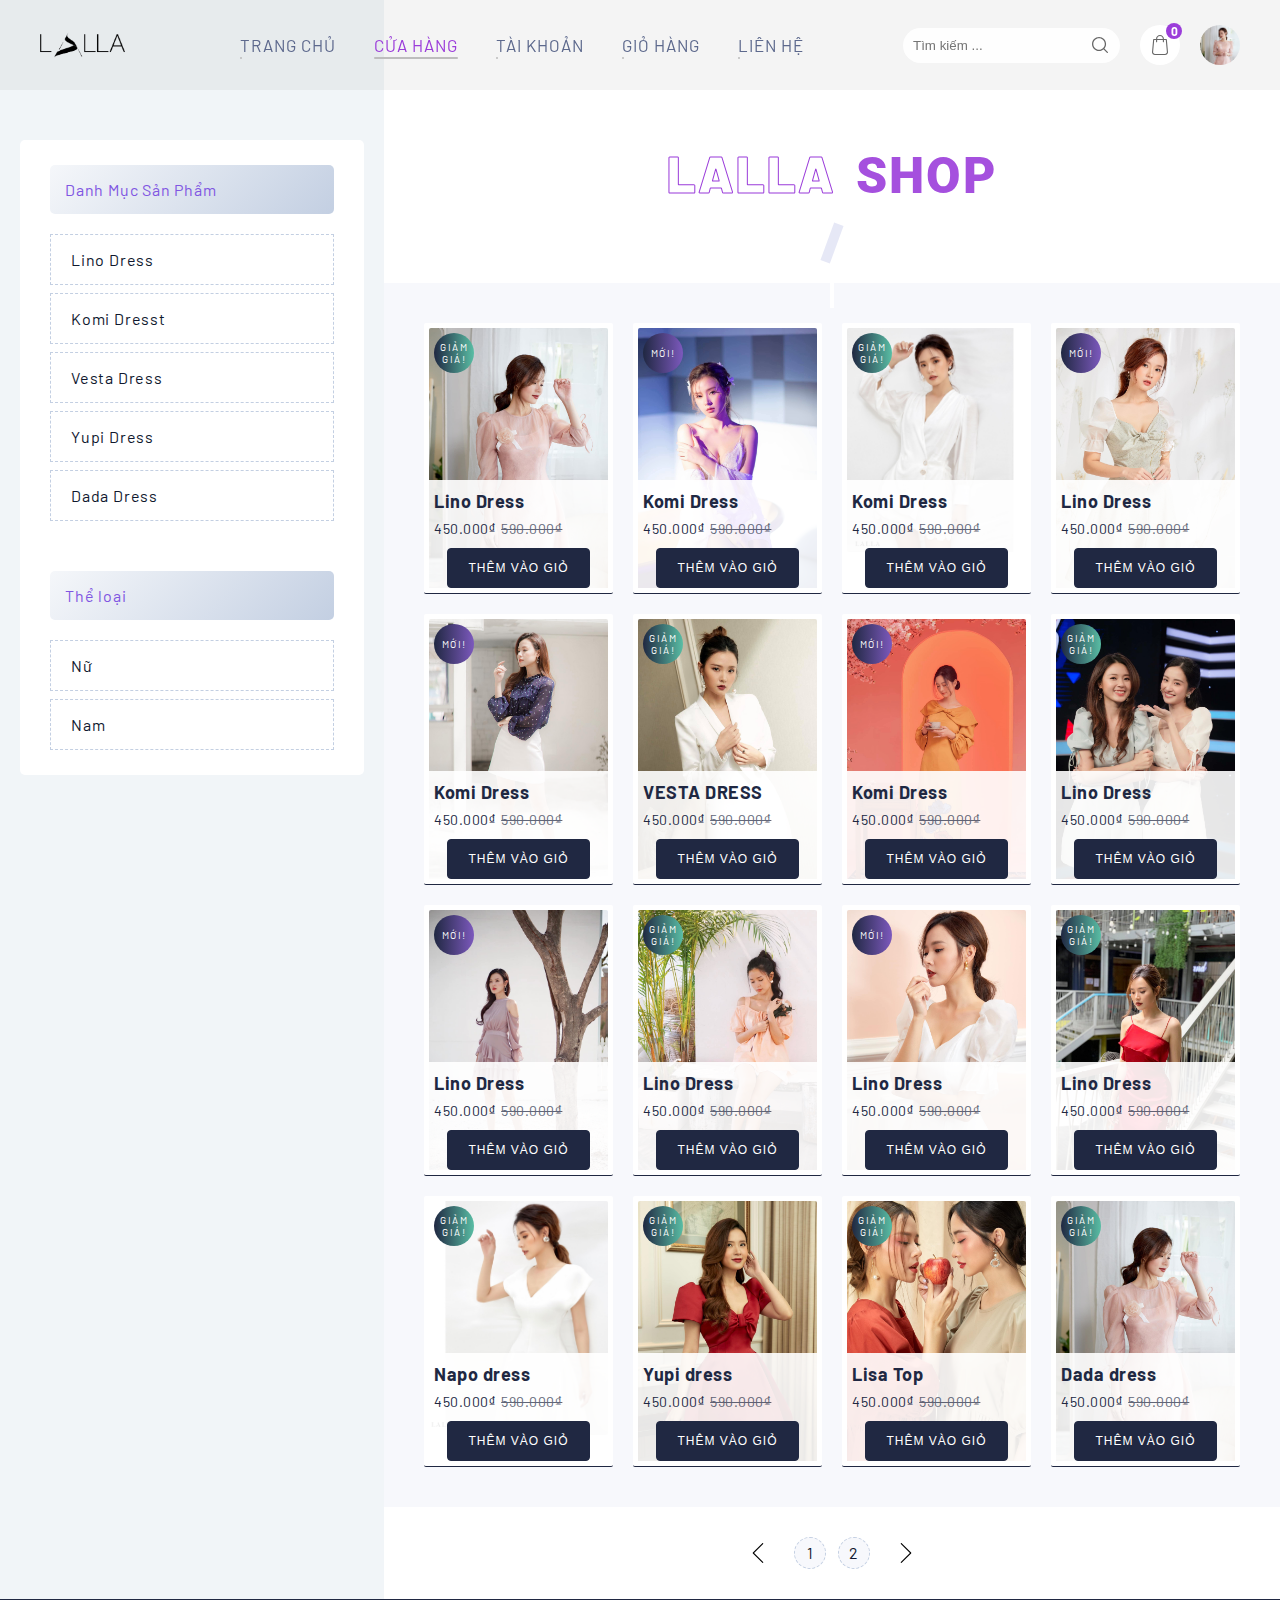
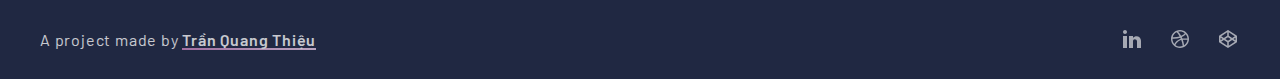
<file: shop.html>
<!DOCTYPE html>
<html lang="en">
<head>
    <meta charset="UTF-8">
    <meta name="viewport" content="width=device-width, initial-scale=1.0">
    <title>Cửa hàng</title>
    <!--css files-->
    <link rel="stylesheet" href="css/shop.css">
    <script>
        window.dataLayer = window.dataLayer || [];
    </script>
    
</head>
<body>
    <!--Navigation-->
    <nav class="mainNav">
        <div class="mainNav__logo">
            <a href="#home"><img src="assets/logo.png" alt=""></a>
        </div>
        <div class="mainNav__wrapper">
            <div class="mainNav__links">
                <a class="mainNav__link" href="index.html">Trang chủ</a>
                <a class="mainNav__link active" href="shop.html">Cửa hàng</a>
                <a class="mainNav__link" href="customer/my_account.html">Tài khoản</a>
                <a class="mainNav__link" href="cart.html">Giỏ hàng</a>
                <a class="mainNav__link" href="">Liên hệ</a>
            </div>
        </div>

        <div class="mainNav__menu">
            <form action="">
                <div class="mainNav__input">
                    <input type="search" placeholder="Tìm kiếm ...">
                    <button class="mainNav__btnSearch" type="submit"> <img src="assets/icon-search.svg" alt=""></button>
                </div>
            </form>

            <div class="mainNav__shoppingCart">
                <?xml version="1.0"?>
                <svg xmlns="http://www.w3.org/2000/svg" xmlns:xlink="http://www.w3.org/1999/xlink" version="1.1" id="Capa_1" x="0px" y="0px" viewBox="0 0 489 489" style="enable-background:new 0 0 489 489;" xml:space="preserve" width="512px" height="512px"><g><g>
                    <path d="M440.1,422.7l-28-315.3c-0.6-7-6.5-12.3-13.4-12.3h-57.6C340.3,42.5,297.3,0,244.5,0s-95.8,42.5-96.6,95.1H90.3   c-7,0-12.8,5.3-13.4,12.3l-28,315.3c0,0.4-0.1,0.8-0.1,1.2c0,35.9,32.9,65.1,73.4,65.1h244.6c40.5,0,73.4-29.2,73.4-65.1   C440.2,423.5,440.2,423.1,440.1,422.7z M244.5,27c37.9,0,68.8,30.4,69.6,68.1H174.9C175.7,57.4,206.6,27,244.5,27z M366.8,462   H122.2c-25.4,0-46-16.8-46.4-37.5l26.8-302.3h45.2v41c0,7.5,6,13.5,13.5,13.5s13.5-6,13.5-13.5v-41h139.3v41   c0,7.5,6,13.5,13.5,13.5s13.5-6,13.5-13.5v-41h45.2l26.9,302.3C412.8,445.2,392.1,462,366.8,462z" data-original="#000000" class="active-path" data-old_color="#000000" fill="#666666"/>
                </g></g> </svg>
                <span class="mainNav__itemNumber">0</span>
            </div>

            <div class="mainNav__profile">
                <div class="mainNav__profileImage">
                    <img src="assets/user.jpg" alt="">
                </div>

                <div class="mainNav__profileMenu">
                    <a href="customer/my_account.html" class="mainNav__profileText account"> <?xml version="1.0"?>
                        <svg xmlns="http://www.w3.org/2000/svg" xmlns:xlink="http://www.w3.org/1999/xlink" version="1.1" id="Capa_1" x="0px" y="0px" viewBox="0 0 483.5 483.5" style="enable-background:new 0 0 483.5 483.5;" xml:space="preserve" width="512px" height="512px"><g><g>
                            <g>
                                <path d="M430.75,471.2v-67.8c0-83.9-55-155.2-130.7-179.8c36.4-20.5,61.1-59.5,61.1-104.2c0-65.8-53.6-119.4-119.4-119.4    s-119.4,53.6-119.4,119.4c0,44.7,24.7,83.7,61.1,104.2c-75.8,24.6-130.7,95.9-130.7,179.8v67.8c0,6.8,5.5,12.3,12.3,12.3h353.6    C425.25,483.4,430.75,478,430.75,471.2z M146.75,119.4c0-52.3,42.6-94.9,94.9-94.9s94.9,42.6,94.9,94.9s-42.6,94.9-94.9,94.9    S146.75,171.7,146.75,119.4z M406.25,458.9H77.05v-55.6c0-90.7,73.8-164.6,164.6-164.6s164.6,73.8,164.6,164.6V458.9z" data-original="#000000" class="active-path" data-old_color="#000000" fill="#666666"/>
                            </g>
                        </g></g> </svg>
                        Hồ sơ</a>
                    <a href="#" class="mainNav__profileText"> <?xml version="1.0"?>
                        <svg xmlns="http://www.w3.org/2000/svg" height="512px" viewBox="0 0 431.66 431" width="512px"><g><path d="m75.375 370.960938c2.796875 1.996093 6.421875 2.417968 9.601562 1.117187l110.167969-45.09375c1.625-.664063 3.046875-1.746094 4.121094-3.132813l161.113281-208.03125c10.308594-13.3125 14.863282-30.203124 12.636719-46.898437-2.222656-16.691406-11.039063-31.800781-24.480469-41.949219l-18.53125-14c-27.578125-20.683594-66.644531-15.457031-87.816406 11.75l-161.917969 209.515625c-1.230469 1.597657-1.953125 3.53125-2.070312 5.542969l-7 122.46875c-.195313 3.429688 1.382812 6.71875 4.175781 8.710938zm21.6875-110.753907 73.585938 55.1875-78.578126 32.160157zm92.070312 44.050781-87.175781-65.378906 131.488281-170.140625 86.964844 66.019531zm68.878907-267.308593c14.453125-18.566407 41.113281-22.136719 59.9375-8.019531l18.53125 14c9.175781 6.925781 15.191406 17.238281 16.710937 28.632812 1.519532 11.394531-1.589844 22.921875-8.628906 32.011719l-11.90625 15.371093-86.980469-66.03125zm0 0" data-original="#000000" class="active-path" data-old_color="#000000" fill="#666666"/><path d="m421.660156 411.367188h-411.660156c-5.523438 0-10 4.476562-10 10 0 5.523437 4.476562 10 10 10h411.660156c5.523438 0 10-4.476563 10-10 0-5.523438-4.476562-10-10-10zm0 0" data-original="#000000" class="active-path" data-old_color="#000000" fill="#666666"/></g> </svg>
                        Chỉnh sửa hồ sơ</a>
                    <a href="#" class="mainNav__profileText"> <?xml version="1.0"?>
                        <svg xmlns="http://www.w3.org/2000/svg" xmlns:xlink="http://www.w3.org/1999/xlink" version="1.1" id="Capa_1" x="0px" y="0px" viewBox="0 0 478.703 478.703" style="enable-background:new 0 0 478.703 478.703;" xml:space="preserve" width="512px" height="512px"><g><g>
                            <g>
                                <path d="M454.2,189.101l-33.6-5.7c-3.5-11.3-8-22.2-13.5-32.6l19.8-27.7c8.4-11.8,7.1-27.9-3.2-38.1l-29.8-29.8    c-5.6-5.6-13-8.7-20.9-8.7c-6.2,0-12.1,1.9-17.1,5.5l-27.8,19.8c-10.8-5.7-22.1-10.4-33.8-13.9l-5.6-33.2    c-2.4-14.3-14.7-24.7-29.2-24.7h-42.1c-14.5,0-26.8,10.4-29.2,24.7l-5.8,34c-11.2,3.5-22.1,8.1-32.5,13.7l-27.5-19.8    c-5-3.6-11-5.5-17.2-5.5c-7.9,0-15.4,3.1-20.9,8.7l-29.9,29.8c-10.2,10.2-11.6,26.3-3.2,38.1l20,28.1    c-5.5,10.5-9.9,21.4-13.3,32.7l-33.2,5.6c-14.3,2.4-24.7,14.7-24.7,29.2v42.1c0,14.5,10.4,26.8,24.7,29.2l34,5.8    c3.5,11.2,8.1,22.1,13.7,32.5l-19.7,27.4c-8.4,11.8-7.1,27.9,3.2,38.1l29.8,29.8c5.6,5.6,13,8.7,20.9,8.7c6.2,0,12.1-1.9,17.1-5.5    l28.1-20c10.1,5.3,20.7,9.6,31.6,13l5.6,33.6c2.4,14.3,14.7,24.7,29.2,24.7h42.2c14.5,0,26.8-10.4,29.2-24.7l5.7-33.6    c11.3-3.5,22.2-8,32.6-13.5l27.7,19.8c5,3.6,11,5.5,17.2,5.5l0,0c7.9,0,15.3-3.1,20.9-8.7l29.8-29.8c10.2-10.2,11.6-26.3,3.2-38.1    l-19.8-27.8c5.5-10.5,10.1-21.4,13.5-32.6l33.6-5.6c14.3-2.4,24.7-14.7,24.7-29.2v-42.1    C478.9,203.801,468.5,191.501,454.2,189.101z M451.9,260.401c0,1.3-0.9,2.4-2.2,2.6l-42,7c-5.3,0.9-9.5,4.8-10.8,9.9    c-3.8,14.7-9.6,28.8-17.4,41.9c-2.7,4.6-2.5,10.3,0.6,14.7l24.7,34.8c0.7,1,0.6,2.5-0.3,3.4l-29.8,29.8c-0.7,0.7-1.4,0.8-1.9,0.8    c-0.6,0-1.1-0.2-1.5-0.5l-34.7-24.7c-4.3-3.1-10.1-3.3-14.7-0.6c-13.1,7.8-27.2,13.6-41.9,17.4c-5.2,1.3-9.1,5.6-9.9,10.8l-7.1,42    c-0.2,1.3-1.3,2.2-2.6,2.2h-42.1c-1.3,0-2.4-0.9-2.6-2.2l-7-42c-0.9-5.3-4.8-9.5-9.9-10.8c-14.3-3.7-28.1-9.4-41-16.8    c-2.1-1.2-4.5-1.8-6.8-1.8c-2.7,0-5.5,0.8-7.8,2.5l-35,24.9c-0.5,0.3-1,0.5-1.5,0.5c-0.4,0-1.2-0.1-1.9-0.8l-29.8-29.8    c-0.9-0.9-1-2.3-0.3-3.4l24.6-34.5c3.1-4.4,3.3-10.2,0.6-14.8c-7.8-13-13.8-27.1-17.6-41.8c-1.4-5.1-5.6-9-10.8-9.9l-42.3-7.2    c-1.3-0.2-2.2-1.3-2.2-2.6v-42.1c0-1.3,0.9-2.4,2.2-2.6l41.7-7c5.3-0.9,9.6-4.8,10.9-10c3.7-14.7,9.4-28.9,17.1-42    c2.7-4.6,2.4-10.3-0.7-14.6l-24.9-35c-0.7-1-0.6-2.5,0.3-3.4l29.8-29.8c0.7-0.7,1.4-0.8,1.9-0.8c0.6,0,1.1,0.2,1.5,0.5l34.5,24.6    c4.4,3.1,10.2,3.3,14.8,0.6c13-7.8,27.1-13.8,41.8-17.6c5.1-1.4,9-5.6,9.9-10.8l7.2-42.3c0.2-1.3,1.3-2.2,2.6-2.2h42.1    c1.3,0,2.4,0.9,2.6,2.2l7,41.7c0.9,5.3,4.8,9.6,10,10.9c15.1,3.8,29.5,9.7,42.9,17.6c4.6,2.7,10.3,2.5,14.7-0.6l34.5-24.8    c0.5-0.3,1-0.5,1.5-0.5c0.4,0,1.2,0.1,1.9,0.8l29.8,29.8c0.9,0.9,1,2.3,0.3,3.4l-24.7,34.7c-3.1,4.3-3.3,10.1-0.6,14.7    c7.8,13.1,13.6,27.2,17.4,41.9c1.3,5.2,5.6,9.1,10.8,9.9l42,7.1c1.3,0.2,2.2,1.3,2.2,2.6v42.1H451.9z" data-original="#000000" class="active-path" data-old_color="#000000" fill="#666666"/>
                                <path d="M239.4,136.001c-57,0-103.3,46.3-103.3,103.3s46.3,103.3,103.3,103.3s103.3-46.3,103.3-103.3S296.4,136.001,239.4,136.001    z M239.4,315.601c-42.1,0-76.3-34.2-76.3-76.3s34.2-76.3,76.3-76.3s76.3,34.2,76.3,76.3S281.5,315.601,239.4,315.601z" data-original="#000000" class="active-path" data-old_color="#000000" fill="#666666"/>
                            </g>
                        </g></g> </svg>
                        Cài đặt tài khoản</a>
                    <a href="#" class="mainNav__profileText"> <?xml version="1.0"?>
                        <svg xmlns="http://www.w3.org/2000/svg" xmlns:xlink="http://www.w3.org/1999/xlink" version="1.1" id="Capa_1" x="0px" y="0px" viewBox="0 0 56 56" style="enable-background:new 0 0 56 56;" xml:space="preserve" width="512px" height="512px"><g><g>
                            <path d="M35.31,5.042c-0.532-0.155-1.085,0.15-1.24,0.68s0.149,1.085,0.68,1.24C44.906,9.932,52,19.405,52,30   c0,13.233-10.767,24-24,24S4,43.233,4,30C4,19.392,11.105,9.915,21.279,6.953c0.53-0.154,0.835-0.709,0.681-1.239   c-0.153-0.53-0.708-0.839-1.239-0.681C9.698,8.241,2,18.508,2,30c0,14.337,11.663,26,26,26s26-11.663,26-26   C54,18.522,46.314,8.26,35.31,5.042z" data-original="#000000" class="active-path" data-old_color="#000000" fill="#666666"/>
                            <path d="M28,27c0.553,0,1-0.447,1-1V1c0-0.553-0.447-1-1-1s-1,0.447-1,1v25C27,26.553,27.447,27,28,27z" data-original="#000000" class="active-path" data-old_color="#000000" fill="#666666"/>
                        </g></g> </svg>
                        Đăng xuất</a>
                </div>
            </div>

            <div class="mainNav__icon"><span></span></div>
        </div>
    </nav>
    <!--end Navigation-->

    <!--Content-->
    <div class="wrapper">
        <div class="content">
            <section class="left">
                <div class="control">
                    <div class="control__title">Danh Mục Sản Phẩm</div>
                    <div class="control__links">
                        <a class="control__link" href="">Lino Dress</a>
                        <a class="control__link" href="">Komi Dresst</a>
                        <a class="control__link" href="">Vesta Dress</a>
                        <a class="control__link" href="">Yupi Dress</a>
                        <a class="control__link" href="">Dada Dress</a>
                    </div>
                </div>
                <div class="control category">
                    <div class="control__title">Thể loại</div>
                    <div class="control__links">
                        <a class="control__link" href="">Nữ</a>
                        <a class="control__link" href="">Nam</a>
                    </div>
                </div>
            </section>

            <section class="right">
                <!--Products-->
                <section class="products">
                    <h3 class="sectionTitle"><b>lalla</b><span>shop</span></h3>
                    <div class="cards">
                        <a href="details.html" target="_blank" rel="noopenner" class="card">
                            <div class="card__sale">Giảm giá!</div>
                            <div class="card__image">
                                <img src="assets/images/img-1.jpg" alt="">
                            </div>
                
                            <div class="card__content">
                                <article class="card__text">
                                    <h2 class="card__title">Lino Dress</h2>
                                    <div class="card__price">
                                        <p class="card__priceFinal">450.000₫</p>
                                        <p class="card__priceOriginal">590.000₫</p>
                                    </div>
                                </article>
                
                                <div class="card__icon">
                                    <button class="card__btn"><span>Thêm vào giỏ</span></button>
                                </div>
                            </div>
                        </a>
                        
                        <a href="details.html" target="_blank" rel="noopenner" class="card">
                            <div class="card__new">Mới!</div>
                            <div class="card__image">
                                <img src="assets/images/img-11.jpg" alt="">
                            </div>
                
                            <div class="card__content">
                                <article class="card__text">
                                    <h2 class="card__title">Komi Dress</h2>
                                    <div class="card__price">
                                        <p class="card__priceFinal">450.000₫</p>
                                        <p class="card__priceOriginal">590.000₫</p>
                                    </div>
                                </article>
                
                                <div class="card__icon">
                                    <button class="card__btn"><span>Thêm vào giỏ</span></button>
                                </div>
                            </div>
                        </a>
            
                        <a href="details.html" target="_blank" rel="noopenner" class="card">
                            <div class="card__sale">Giảm giá!</div>
                            <div class="card__image">
                                <img src="assets/images/img-16.jpg" alt="">
                            </div>
                
                            <div class="card__content">
                                <article class="card__text">
                                    <h2 class="card__title">Komi Dress</h2>
                                    <div class="card__price">
                                        <p class="card__priceFinal">450.000₫</p>
                                        <p class="card__priceOriginal">590.000₫</p>
                                    </div>
                                </article>
                
                                <div class="card__icon">
                                    <button class="card__btn"><span>Thêm vào giỏ</span></button>
                                </div>
                            </div>
                        </a>
                        
                        <a href="details.html" target="_blank" rel="noopenner" class="card">
                            <div class="card__new">Mới!</div>
                            <div class="card__image">
                                <img src="assets/images/img-4.jpg" alt="">
                            </div>
                
                            <div class="card__content">
                                <article class="card__text">
                                    <h2 class="card__title">Lino Dress</h2>
                                    <div class="card__price">
                                        <p class="card__priceFinal">450.000₫</p>
                                        <p class="card__priceOriginal">590.000₫</p>
                                    </div>
                                </article>
                
                                <div class="card__icon">
                                    <button class="card__btn"><span>Thêm vào giỏ</span></button>
                                </div>
                            </div>
                        </a>
                        
                        <a href="details.html" target="_blank" rel="noopenner" class="card">
                            <div class="card__new">Mới!</div>
                            <div class="card__image">
                                <img src="assets/images/img-5.jpg" alt="">
                            </div>
                
                            <div class="card__content">
                                <article class="card__text">
                                    <h2 class="card__title">Komi Dress</h2>
                                    <div class="card__price">
                                        <p class="card__priceFinal">450.000₫</p>
                                        <p class="card__priceOriginal">590.000₫</p>
                                    </div>
                                </article>
                
                                <div class="card__icon">
                                    <button class="card__btn"><span>Thêm vào giỏ</span></button>
                                </div>
                            </div>
                        </a>
                        
                        <a href="details.html" target="_blank" rel="noopenner" class="card">
                            <div class="card__sale">Giảm giá!</div>
                            <div class="card__image">
                                <img src="assets/images/img-18.jpg" alt="">
                            </div>
                
                            <div class="card__content">
                                <article class="card__text">
                                    <h2 class="card__title">VESTA DRESS</h2>
                                    <div class="card__price">
                                        <p class="card__priceFinal">450.000₫</p>
                                        <p class="card__priceOriginal">590.000₫</p>
                                    </div>
                                </article>
                
                                <div class="card__icon">
                                    <button class="card__btn"><span>Thêm vào giỏ</span></button>
                                </div>
                            </div>
                        </a>
                        
                        <a href="details.html" target="_blank" rel="noopenner" class="card">
                            <div class="card__new">Mới!</div>
                            <div class="card__image">
                                <img src="assets/images/img-7.jpg" alt="">
                            </div>
                
                            <div class="card__content">
                                <article class="card__text">
                                    <h2 class="card__title">Komi Dress</h2>
                                    <div class="card__price">
                                        <p class="card__priceFinal">450.000₫</p>
                                        <p class="card__priceOriginal">590.000₫</p>
                                    </div>
                                </article>
                
                                <div class="card__icon">
                                    <button class="card__btn"><span>Thêm vào giỏ</span></button>
                                </div>
                            </div>
                        </a>
                        
                        <a href="details.html" target="_blank" rel="noopenner" class="card">
                            <div class="card__sale">Giảm giá!</div>
                            <div class="card__image">
                                <img src="assets/images/img-8.jpg" alt="">
                            </div>
                
                            <div class="card__content">
                                <article class="card__text">
                                    <h2 class="card__title">Lino Dress</h2>
                                    <div class="card__price">
                                        <p class="card__priceFinal">450.000₫</p>
                                        <p class="card__priceOriginal">590.000₫</p>
                                    </div>
                                </article>
                
                                <div class="card__icon">
                                    <button class="card__btn"><span>Thêm vào giỏ</span></button>
                                </div>
                            </div>
                        </a>
                        
                        <a href="details.html" target="_blank" rel="noopenner" class="card">
                            <div class="card__new">Mới!</div>
                            <div class="card__image">
                                <img src="assets/images/img-9.jpg" alt="">
                            </div>
                
                            <div class="card__content">
                                <article class="card__text">
                                    <h2 class="card__title">Lino Dress</h2>
                                    <div class="card__price">
                                        <p class="card__priceFinal">450.000₫</p>
                                        <p class="card__priceOriginal">590.000₫</p>
                                    </div>
                                </article>
                
                                <div class="card__icon">
                                    <button class="card__btn"><span>Thêm vào giỏ</span></button>
                                </div>
                            </div>
                        </a>
                        
                        <a href="details.html" target="_blank" rel="noopenner" class="card">
                            <div class="card__sale">Giảm giá!</div>
                            <div class="card__image">
                                <img src="assets/images/img-10.jpg" alt="">
                            </div>
                
                            <div class="card__content">
                                <article class="card__text">
                                    <h2 class="card__title">Lino Dress</h2>
                                    <div class="card__price">
                                        <p class="card__priceFinal">450.000₫</p>
                                        <p class="card__priceOriginal">590.000₫</p>
                                    </div>
                                </article>
                
                                <div class="card__icon">
                                    <button class="card__btn"><span>Thêm vào giỏ</span></button>
                                </div>
                            </div>
                        </a>
                        
                        <a href="details.html" target="_blank" rel="noopenner" class="card">
                            <div class="card__new">Mới!</div>
                            <div class="card__image">
                                <img src="assets/images/img-2.jpg" alt="">
                            </div>
                
                            <div class="card__content">
                                <article class="card__text">
                                    <h2 class="card__title">Lino Dress</h2>
                                    <div class="card__price">
                                        <p class="card__priceFinal">450.000₫</p>
                                        <p class="card__priceOriginal">590.000₫</p>
                                    </div>
                                </article>
                
                                <div class="card__icon">
                                    <button class="card__btn"><span>Thêm vào giỏ</span></button>
                                </div>
                            </div>
                        </a>
                        
                        <a href="details.html" target="_blank" rel="noopenner" class="card">
                            <div class="card__sale">Giảm giá!</div>
                            <div class="card__image">
                                <img src="assets/images/img-12.jpg" alt="">
                            </div>
                
                            <div class="card__content">
                                <article class="card__text">
                                    <h2 class="card__title">Lino Dress</h2>
                                    <div class="card__price">
                                        <p class="card__priceFinal">450.000₫</p>
                                        <p class="card__priceOriginal">590.000₫</p>
                                    </div>
                                </article>
                
                                <div class="card__icon">
                                    <button class="card__btn"><span>Thêm vào giỏ</span></button>
                                </div>
                            </div>
                        </a>
                        <a href="details.html" target="_blank" rel="noopenner" class="card">
                            <div class="card__sale">Giảm giá!</div>
                            <div class="card__image">
                                <img src="assets/images/img-13.jpg" alt="">
                            </div>
                
                            <div class="card__content">
                                <article class="card__text">
                                    <h2 class="card__title">Napo dress</h2>
                                    <div class="card__price">
                                        <p class="card__priceFinal">450.000₫</p>
                                        <p class="card__priceOriginal">590.000₫</p>
                                    </div>
                                </article>
                
                                <div class="card__icon">
                                    <button class="card__btn"><span>Thêm vào giỏ</span></button>
                                </div>
                            </div>
                        </a>
                        <a href="details.html" target="_blank" rel="noopenner" class="card">
                            <div class="card__sale">Giảm giá!</div>
                            <div class="card__image">
                                <img src="assets/images/img-15.jpg" alt="">
                            </div>
                
                            <div class="card__content">
                                <article class="card__text">
                                    <h2 class="card__title">Yupi dress</h2>
                                    <div class="card__price">
                                        <p class="card__priceFinal">450.000₫</p>
                                        <p class="card__priceOriginal">590.000₫</p>
                                    </div>
                                </article>
                
                                <div class="card__icon">
                                    <button class="card__btn"><span>Thêm vào giỏ</span></button>
                                </div>
                            </div>
                        </a>
                        <a href="details.html" target="_blank" rel="noopenner" class="card">
                            <div class="card__sale">Giảm giá!</div>
                            <div class="card__image">
                                <img src="assets/images/img-3.jpg" alt="">
                            </div>
                
                            <div class="card__content">
                                <article class="card__text">
                                    <h2 class="card__title">Lisa Top</h2>
                                    <div class="card__price">
                                        <p class="card__priceFinal">450.000₫</p>
                                        <p class="card__priceOriginal">590.000₫</p>
                                    </div>
                                </article>
                
                                <div class="card__icon">
                                    <button class="card__btn"><span>Thêm vào giỏ</span></button>
                                </div>
                            </div>
                        </a>
                        <a href="details.html" target="_blank" rel="noopenner" class="card">
                            <div class="card__sale">Giảm giá!</div>
                            <div class="card__image">
                                <img src="assets/images/img-17.jpg" alt="">
                            </div>
                
                            <div class="card__content">
                                <article class="card__text">
                                    <h2 class="card__title">Dada dress</h2>
                                    <div class="card__price">
                                        <p class="card__priceFinal">450.000₫</p>
                                        <p class="card__priceOriginal">590.000₫</p>
                                    </div>
                                </article>
                
                                <div class="card__icon">
                                    <button class="card__btn"><span>Thêm vào giỏ</span></button>
                                </div>
                            </div>
                        </a>
                    </div>

                    <div class="pagination">
                        <a class="pagination__link first" href=""><img src="assets/icon-back.svg" alt=""></a>
                        <a class="pagination__link" href=""><span>1</span></a>
                        <a class="pagination__link" href=""><span>2</span></a>
                        <a class="pagination__link last" href=""><img src="assets/icon-next.svg" alt=""></a>
                    </div>
                </section>
                <!--end Products-->
            </section>
        </div>

        <!--Footer-->
        <footer class="footer">
            <p class="footer__text">A project made by <a href="https://www.facebook.com/TQT.2203/" target="_blank" rel="noopener"
                class="link">Trần Quang Thiệu</a></p>
            <div class="footer__icons">
    
                <a href="#" target="_blank" rel="noopener"
                    class="footer__icon linkedin"><span></span>
                    <p>Linkedin</p>
                </a>
    
                <a href="#" target="_blank" rel="noopener"
                    class="footer__icon dribbble"><span></span>
                    <p>Dribbble</p>
                </a>
    
                <a href="#" target="_blank" rel="noopener"
                    class="footer__icon codepen"><span></span>
                    <p>Codepen</p>
                </a>
            </div>
        </footer>
        <!--end Footer-->
    </div>

    <!--Script Files-->
    
    <!--General-->
    <script src="js/main.js"></script>
    <!--end Script Files-->
</body>
</html>
</file>
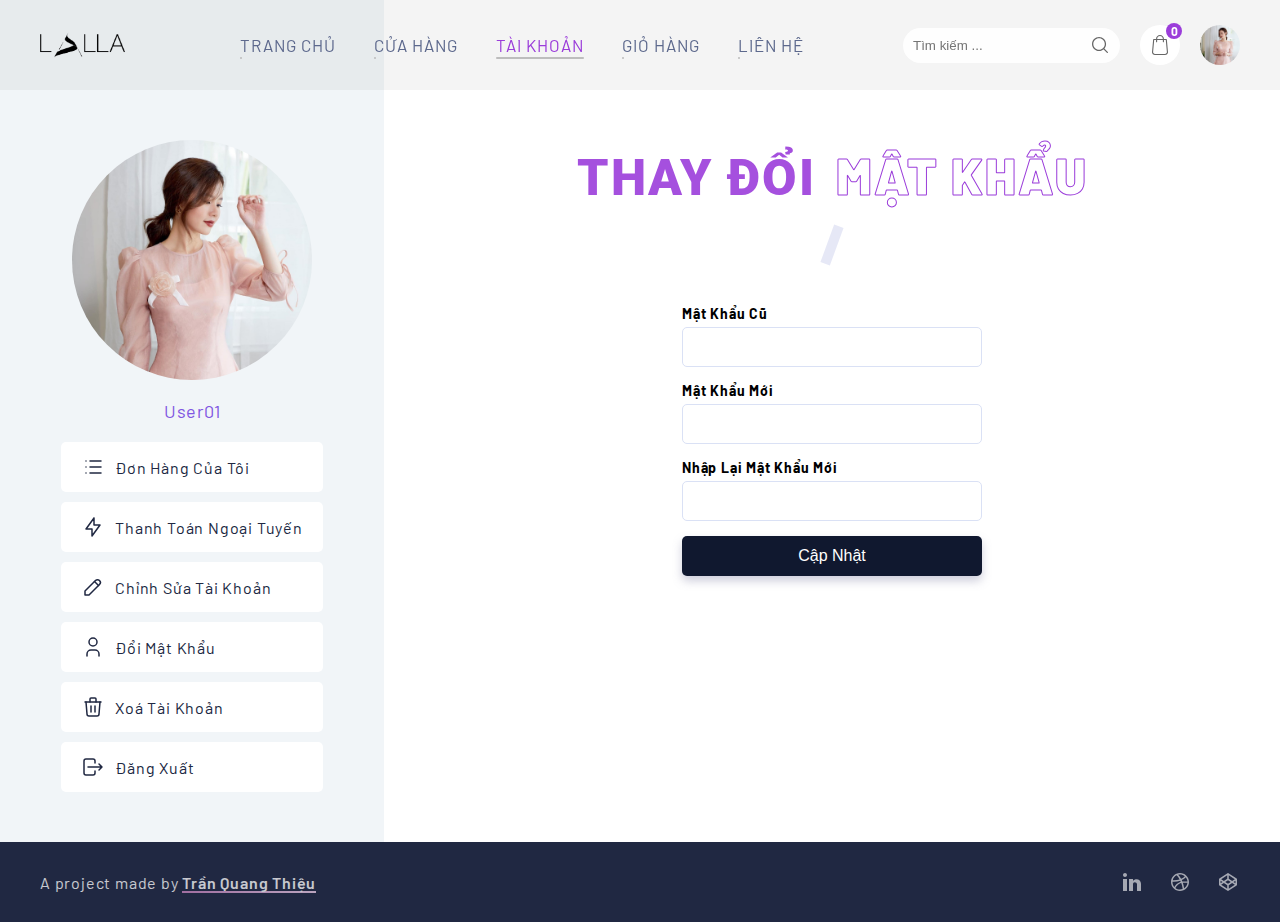
<file: customer/change_password.html>
<!DOCTYPE html>
<html lang="en">
<head>
    <meta charset="UTF-8">
    <meta name="viewport" content="width=device-width, initial-scale=1.0">
    <title>Tài khoản</title>
    <!--css files-->
    <link rel="stylesheet" href="../css/my_account.css">
    <script>
        window.dataLayer = window.dataLayer || [];
    </script>
    
</head>
<body>
    <!--Navigation-->
    <nav class="mainNav">
        <div class="mainNav__logo">
            <a href="#home"><img src="../assets/logo.png" alt=""></a>
        </div>
        <div class="mainNav__wrapper">
            <div class="mainNav__links">
                <a class="mainNav__link" href="../index.html">Trang chủ</a>
                <a class="mainNav__link" href="../shop.html">Cửa hàng</a>
                <a class="mainNav__link active" href="">Tài khoản</a>
                <a class="mainNav__link" href="../cart.html">Giỏ hàng</a>
                <a class="mainNav__link" href="">Liên hệ</a>
            </div>
        </div>

        <div class="mainNav__menu">
            <form action="">
                <div class="mainNav__input">
                    <input type="search" placeholder="Tìm kiếm ...">
                    <button class="mainNav__btnSearch" type="submit"> <img src="../assets/icon-search.svg" alt=""></button>
                </div>
            </form>

            <div class="mainNav__shoppingCart">
                <?xml version="1.0"?>
                <svg xmlns="http://www.w3.org/2000/svg" xmlns:xlink="http://www.w3.org/1999/xlink" version="1.1" id="Capa_1" x="0px" y="0px" viewBox="0 0 489 489" style="enable-background:new 0 0 489 489;" xml:space="preserve" width="512px" height="512px"><g><g>
                    <path d="M440.1,422.7l-28-315.3c-0.6-7-6.5-12.3-13.4-12.3h-57.6C340.3,42.5,297.3,0,244.5,0s-95.8,42.5-96.6,95.1H90.3   c-7,0-12.8,5.3-13.4,12.3l-28,315.3c0,0.4-0.1,0.8-0.1,1.2c0,35.9,32.9,65.1,73.4,65.1h244.6c40.5,0,73.4-29.2,73.4-65.1   C440.2,423.5,440.2,423.1,440.1,422.7z M244.5,27c37.9,0,68.8,30.4,69.6,68.1H174.9C175.7,57.4,206.6,27,244.5,27z M366.8,462   H122.2c-25.4,0-46-16.8-46.4-37.5l26.8-302.3h45.2v41c0,7.5,6,13.5,13.5,13.5s13.5-6,13.5-13.5v-41h139.3v41   c0,7.5,6,13.5,13.5,13.5s13.5-6,13.5-13.5v-41h45.2l26.9,302.3C412.8,445.2,392.1,462,366.8,462z" data-original="#000000" class="active-path" data-old_color="#000000" fill="#666666"/>
                </g></g> </svg>
                <span class="mainNav__itemNumber">0</span>
            </div>

            <div class="mainNav__profile">
                <div class="mainNav__profileImage">
                    <img src="../assets/user.jpg" alt="">
                </div>

                <div class="mainNav__profileMenu">
                    <a href="#" class="mainNav__profileText account"> <?xml version="1.0"?>
                        <svg xmlns="http://www.w3.org/2000/svg" xmlns:xlink="http://www.w3.org/1999/xlink" version="1.1" id="Capa_1" x="0px" y="0px" viewBox="0 0 483.5 483.5" style="enable-background:new 0 0 483.5 483.5;" xml:space="preserve" width="512px" height="512px"><g><g>
                            <g>
                                <path d="M430.75,471.2v-67.8c0-83.9-55-155.2-130.7-179.8c36.4-20.5,61.1-59.5,61.1-104.2c0-65.8-53.6-119.4-119.4-119.4    s-119.4,53.6-119.4,119.4c0,44.7,24.7,83.7,61.1,104.2c-75.8,24.6-130.7,95.9-130.7,179.8v67.8c0,6.8,5.5,12.3,12.3,12.3h353.6    C425.25,483.4,430.75,478,430.75,471.2z M146.75,119.4c0-52.3,42.6-94.9,94.9-94.9s94.9,42.6,94.9,94.9s-42.6,94.9-94.9,94.9    S146.75,171.7,146.75,119.4z M406.25,458.9H77.05v-55.6c0-90.7,73.8-164.6,164.6-164.6s164.6,73.8,164.6,164.6V458.9z" data-original="#000000" class="active-path" data-old_color="#000000" fill="#666666"/>
                            </g>
                        </g></g> </svg>
                        Hồ sơ</a>
                    <a href="#" class="mainNav__profileText"> <?xml version="1.0"?>
                        <svg xmlns="http://www.w3.org/2000/svg" height="512px" viewBox="0 0 431.66 431" width="512px"><g><path d="m75.375 370.960938c2.796875 1.996093 6.421875 2.417968 9.601562 1.117187l110.167969-45.09375c1.625-.664063 3.046875-1.746094 4.121094-3.132813l161.113281-208.03125c10.308594-13.3125 14.863282-30.203124 12.636719-46.898437-2.222656-16.691406-11.039063-31.800781-24.480469-41.949219l-18.53125-14c-27.578125-20.683594-66.644531-15.457031-87.816406 11.75l-161.917969 209.515625c-1.230469 1.597657-1.953125 3.53125-2.070312 5.542969l-7 122.46875c-.195313 3.429688 1.382812 6.71875 4.175781 8.710938zm21.6875-110.753907 73.585938 55.1875-78.578126 32.160157zm92.070312 44.050781-87.175781-65.378906 131.488281-170.140625 86.964844 66.019531zm68.878907-267.308593c14.453125-18.566407 41.113281-22.136719 59.9375-8.019531l18.53125 14c9.175781 6.925781 15.191406 17.238281 16.710937 28.632812 1.519532 11.394531-1.589844 22.921875-8.628906 32.011719l-11.90625 15.371093-86.980469-66.03125zm0 0" data-original="#000000" class="active-path" data-old_color="#000000" fill="#666666"/><path d="m421.660156 411.367188h-411.660156c-5.523438 0-10 4.476562-10 10 0 5.523437 4.476562 10 10 10h411.660156c5.523438 0 10-4.476563 10-10 0-5.523438-4.476562-10-10-10zm0 0" data-original="#000000" class="active-path" data-old_color="#000000" fill="#666666"/></g> </svg>
                        Chỉnh sửa hồ sơ</a>
                    <a href="#" class="mainNav__profileText"> <?xml version="1.0"?>
                        <svg xmlns="http://www.w3.org/2000/svg" xmlns:xlink="http://www.w3.org/1999/xlink" version="1.1" id="Capa_1" x="0px" y="0px" viewBox="0 0 478.703 478.703" style="enable-background:new 0 0 478.703 478.703;" xml:space="preserve" width="512px" height="512px"><g><g>
                            <g>
                                <path d="M454.2,189.101l-33.6-5.7c-3.5-11.3-8-22.2-13.5-32.6l19.8-27.7c8.4-11.8,7.1-27.9-3.2-38.1l-29.8-29.8    c-5.6-5.6-13-8.7-20.9-8.7c-6.2,0-12.1,1.9-17.1,5.5l-27.8,19.8c-10.8-5.7-22.1-10.4-33.8-13.9l-5.6-33.2    c-2.4-14.3-14.7-24.7-29.2-24.7h-42.1c-14.5,0-26.8,10.4-29.2,24.7l-5.8,34c-11.2,3.5-22.1,8.1-32.5,13.7l-27.5-19.8    c-5-3.6-11-5.5-17.2-5.5c-7.9,0-15.4,3.1-20.9,8.7l-29.9,29.8c-10.2,10.2-11.6,26.3-3.2,38.1l20,28.1    c-5.5,10.5-9.9,21.4-13.3,32.7l-33.2,5.6c-14.3,2.4-24.7,14.7-24.7,29.2v42.1c0,14.5,10.4,26.8,24.7,29.2l34,5.8    c3.5,11.2,8.1,22.1,13.7,32.5l-19.7,27.4c-8.4,11.8-7.1,27.9,3.2,38.1l29.8,29.8c5.6,5.6,13,8.7,20.9,8.7c6.2,0,12.1-1.9,17.1-5.5    l28.1-20c10.1,5.3,20.7,9.6,31.6,13l5.6,33.6c2.4,14.3,14.7,24.7,29.2,24.7h42.2c14.5,0,26.8-10.4,29.2-24.7l5.7-33.6    c11.3-3.5,22.2-8,32.6-13.5l27.7,19.8c5,3.6,11,5.5,17.2,5.5l0,0c7.9,0,15.3-3.1,20.9-8.7l29.8-29.8c10.2-10.2,11.6-26.3,3.2-38.1    l-19.8-27.8c5.5-10.5,10.1-21.4,13.5-32.6l33.6-5.6c14.3-2.4,24.7-14.7,24.7-29.2v-42.1    C478.9,203.801,468.5,191.501,454.2,189.101z M451.9,260.401c0,1.3-0.9,2.4-2.2,2.6l-42,7c-5.3,0.9-9.5,4.8-10.8,9.9    c-3.8,14.7-9.6,28.8-17.4,41.9c-2.7,4.6-2.5,10.3,0.6,14.7l24.7,34.8c0.7,1,0.6,2.5-0.3,3.4l-29.8,29.8c-0.7,0.7-1.4,0.8-1.9,0.8    c-0.6,0-1.1-0.2-1.5-0.5l-34.7-24.7c-4.3-3.1-10.1-3.3-14.7-0.6c-13.1,7.8-27.2,13.6-41.9,17.4c-5.2,1.3-9.1,5.6-9.9,10.8l-7.1,42    c-0.2,1.3-1.3,2.2-2.6,2.2h-42.1c-1.3,0-2.4-0.9-2.6-2.2l-7-42c-0.9-5.3-4.8-9.5-9.9-10.8c-14.3-3.7-28.1-9.4-41-16.8    c-2.1-1.2-4.5-1.8-6.8-1.8c-2.7,0-5.5,0.8-7.8,2.5l-35,24.9c-0.5,0.3-1,0.5-1.5,0.5c-0.4,0-1.2-0.1-1.9-0.8l-29.8-29.8    c-0.9-0.9-1-2.3-0.3-3.4l24.6-34.5c3.1-4.4,3.3-10.2,0.6-14.8c-7.8-13-13.8-27.1-17.6-41.8c-1.4-5.1-5.6-9-10.8-9.9l-42.3-7.2    c-1.3-0.2-2.2-1.3-2.2-2.6v-42.1c0-1.3,0.9-2.4,2.2-2.6l41.7-7c5.3-0.9,9.6-4.8,10.9-10c3.7-14.7,9.4-28.9,17.1-42    c2.7-4.6,2.4-10.3-0.7-14.6l-24.9-35c-0.7-1-0.6-2.5,0.3-3.4l29.8-29.8c0.7-0.7,1.4-0.8,1.9-0.8c0.6,0,1.1,0.2,1.5,0.5l34.5,24.6    c4.4,3.1,10.2,3.3,14.8,0.6c13-7.8,27.1-13.8,41.8-17.6c5.1-1.4,9-5.6,9.9-10.8l7.2-42.3c0.2-1.3,1.3-2.2,2.6-2.2h42.1    c1.3,0,2.4,0.9,2.6,2.2l7,41.7c0.9,5.3,4.8,9.6,10,10.9c15.1,3.8,29.5,9.7,42.9,17.6c4.6,2.7,10.3,2.5,14.7-0.6l34.5-24.8    c0.5-0.3,1-0.5,1.5-0.5c0.4,0,1.2,0.1,1.9,0.8l29.8,29.8c0.9,0.9,1,2.3,0.3,3.4l-24.7,34.7c-3.1,4.3-3.3,10.1-0.6,14.7    c7.8,13.1,13.6,27.2,17.4,41.9c1.3,5.2,5.6,9.1,10.8,9.9l42,7.1c1.3,0.2,2.2,1.3,2.2,2.6v42.1H451.9z" data-original="#000000" class="active-path" data-old_color="#000000" fill="#666666"/>
                                <path d="M239.4,136.001c-57,0-103.3,46.3-103.3,103.3s46.3,103.3,103.3,103.3s103.3-46.3,103.3-103.3S296.4,136.001,239.4,136.001    z M239.4,315.601c-42.1,0-76.3-34.2-76.3-76.3s34.2-76.3,76.3-76.3s76.3,34.2,76.3,76.3S281.5,315.601,239.4,315.601z" data-original="#000000" class="active-path" data-old_color="#000000" fill="#666666"/>
                            </g>
                        </g></g> </svg>
                        Cài đặt tài khoản</a>
                    <a href="#" class="mainNav__profileText"> <?xml version="1.0"?>
                        <svg xmlns="http://www.w3.org/2000/svg" xmlns:xlink="http://www.w3.org/1999/xlink" version="1.1" id="Capa_1" x="0px" y="0px" viewBox="0 0 56 56" style="enable-background:new 0 0 56 56;" xml:space="preserve" width="512px" height="512px"><g><g>
                            <path d="M35.31,5.042c-0.532-0.155-1.085,0.15-1.24,0.68s0.149,1.085,0.68,1.24C44.906,9.932,52,19.405,52,30   c0,13.233-10.767,24-24,24S4,43.233,4,30C4,19.392,11.105,9.915,21.279,6.953c0.53-0.154,0.835-0.709,0.681-1.239   c-0.153-0.53-0.708-0.839-1.239-0.681C9.698,8.241,2,18.508,2,30c0,14.337,11.663,26,26,26s26-11.663,26-26   C54,18.522,46.314,8.26,35.31,5.042z" data-original="#000000" class="active-path" data-old_color="#000000" fill="#666666"/>
                            <path d="M28,27c0.553,0,1-0.447,1-1V1c0-0.553-0.447-1-1-1s-1,0.447-1,1v25C27,26.553,27.447,27,28,27z" data-original="#000000" class="active-path" data-old_color="#000000" fill="#666666"/>
                        </g></g> </svg>
                        Đăng xuất</a>
                </div>
            </div>

            <div class="mainNav__icon"><span></span></div>
        </div>
    </nav>
    <!--end Navigation-->

    <!--Content-->
    <div class="wrapper">
        <div class="content">
            <section class="left">
                <div class="left__content">
                    <div class="left__avatar">
                        <img src="customer_images/profile.jpg" alt="">
                    </div>
                    <div class="left__name">User01</div>
                    <div class="left__links">
                        <a class="left__link" href="">
                            <img src="../assets/icon-list.svg" alt="">Đơn Hàng Của Tôi
                        </a>
                        <a class="left__link" href="pay_offline.html">
                            <img src="../assets/icon-bolt.svg" alt="">Thanh Toán Ngoại Tuyến
                        </a>
                        <a class="left__link" href="edit_account.html">
                            <img src="../assets/icon-pencil.svg" alt="">Chỉnh Sửa Tài Khoản
                        </a>
                        <a class="left__link" href="change_password.html">
                            <img src="../assets/icon-user.svg" alt="">Đổi Mật Khẩu
                        </a>
                        <a class="left__link" href="delete_account.html">
                            <img src="../assets/icon-trash.svg" alt="">Xoá Tài Khoản
                        </a>
                        <a class="left__link" href="">
                            <img src="../assets/icon-logout.svg" alt="">Đăng Xuất
                        </a>
                    </div>
                </div>
            </section>

            <section class="right">
                <section class="right__content">
                    <h3 class="sectionTitle"><span>Thay đổi</span><b>Mật Khẩu</b></h3>
                    <div class="right__formWrapper">
                        <form action="" method="post" enctype="multipart/form-data">
                            <div class="right__inputWrapper">
                                <label for="old_password">Mật Khẩu Cũ</label>
                                <input id="old_password" type="password" name="customer_old_password">
                            </div>
                            <div class="right__inputWrapper">
                                <label for="new_password">Mật Khẩu Mới</label>
                                <input id="new_password" type="password" name="customer_new_password">
                            </div>
                            <div class="right__inputWrapper">
                                <label for="re_new_password">Nhập Lại Mật Khẩu Mới</label>
                                <input id="re_new_password" type="password" name="customer_re_new_password">
                            </div>
                            <button type="submit" name="update" class="btn">Cập Nhật</button>
                        </form>
                    </div>
                </section>
            </section>
        </div>

        <!--Footer-->
        <footer class="footer">
            <p class="footer__text">A project made by <a href="https://www.facebook.com/TQT.2203/" target="_blank" rel="noopener"
                class="link">Trần Quang Thiệu</a></p>
            <div class="footer__icons">
    
                <a href="#" target="_blank" rel="noopener"
                    class="footer__icon linkedin"><span></span>
                    <p>Linkedin</p>
                </a>
    
                <a href="#" target="_blank" rel="noopener"
                    class="footer__icon dribbble"><span></span>
                    <p>Dribbble</p>
                </a>
    
                <a href="#" target="_blank" rel="noopener"
                    class="footer__icon codepen"><span></span>
                    <p>Codepen</p>
                </a>
            </div>
        </footer>
        <!--end Footer-->
    </div>

    <!--Script Files-->

    <!--General-->
    <script src="../js/main.js"></script>
    <!--end Script Files-->
</body>
</html>
</file>
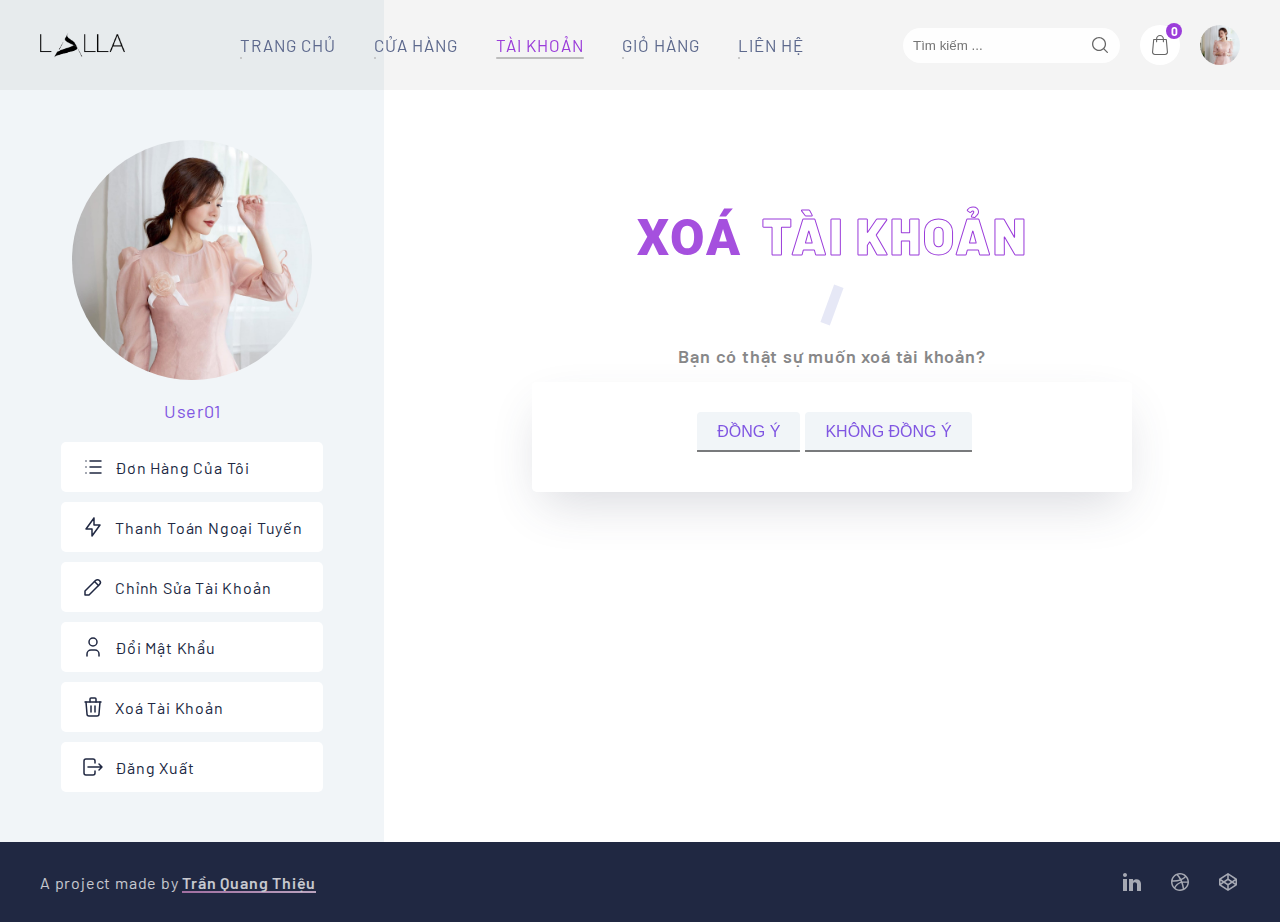
<file: customer/delete_account.html>
<!DOCTYPE html>
<html lang="en">
<head>
    <meta charset="UTF-8">
    <meta name="viewport" content="width=device-width, initial-scale=1.0">
    <title>Xoá tài khoản</title>
    <!--css files-->
    <link rel="stylesheet" href="../css/my_account.css">
    <script>
        window.dataLayer = window.dataLayer || [];
    </script>
    
</head>
<body>
    <!--Navigation-->
    <nav class="mainNav">
        <div class="mainNav__logo">
            <a href="#home"><img src="../assets/logo.png" alt=""></a>
        </div>
        <div class="mainNav__wrapper">
            <div class="mainNav__links">
                <a class="mainNav__link" href="../index.html">Trang chủ</a>
                <a class="mainNav__link" href="../shop.html">Cửa hàng</a>
                <a class="mainNav__link active" href="">Tài khoản</a>
                <a class="mainNav__link" href="../cart.html">Giỏ hàng</a>
                <a class="mainNav__link" href="">Liên hệ</a>
            </div>
        </div>

        <div class="mainNav__menu">
            <form action="">
                <div class="mainNav__input">
                    <input type="search" placeholder="Tìm kiếm ...">
                    <button class="mainNav__btnSearch" type="submit"> <img src="../assets/icon-search.svg" alt=""></button>
                </div>
            </form>

            <div class="mainNav__shoppingCart">
                <?xml version="1.0"?>
                <svg xmlns="http://www.w3.org/2000/svg" xmlns:xlink="http://www.w3.org/1999/xlink" version="1.1" id="Capa_1" x="0px" y="0px" viewBox="0 0 489 489" style="enable-background:new 0 0 489 489;" xml:space="preserve" width="512px" height="512px"><g><g>
                    <path d="M440.1,422.7l-28-315.3c-0.6-7-6.5-12.3-13.4-12.3h-57.6C340.3,42.5,297.3,0,244.5,0s-95.8,42.5-96.6,95.1H90.3   c-7,0-12.8,5.3-13.4,12.3l-28,315.3c0,0.4-0.1,0.8-0.1,1.2c0,35.9,32.9,65.1,73.4,65.1h244.6c40.5,0,73.4-29.2,73.4-65.1   C440.2,423.5,440.2,423.1,440.1,422.7z M244.5,27c37.9,0,68.8,30.4,69.6,68.1H174.9C175.7,57.4,206.6,27,244.5,27z M366.8,462   H122.2c-25.4,0-46-16.8-46.4-37.5l26.8-302.3h45.2v41c0,7.5,6,13.5,13.5,13.5s13.5-6,13.5-13.5v-41h139.3v41   c0,7.5,6,13.5,13.5,13.5s13.5-6,13.5-13.5v-41h45.2l26.9,302.3C412.8,445.2,392.1,462,366.8,462z" data-original="#000000" class="active-path" data-old_color="#000000" fill="#666666"/>
                </g></g> </svg>
                <span class="mainNav__itemNumber">0</span>
            </div>

            <div class="mainNav__profile">
                <div class="mainNav__profileImage">
                    <img src="../assets/user.jpg" alt="">
                </div>

                <div class="mainNav__profileMenu">
                    <a href="#" class="mainNav__profileText account"> <?xml version="1.0"?>
                        <svg xmlns="http://www.w3.org/2000/svg" xmlns:xlink="http://www.w3.org/1999/xlink" version="1.1" id="Capa_1" x="0px" y="0px" viewBox="0 0 483.5 483.5" style="enable-background:new 0 0 483.5 483.5;" xml:space="preserve" width="512px" height="512px"><g><g>
                            <g>
                                <path d="M430.75,471.2v-67.8c0-83.9-55-155.2-130.7-179.8c36.4-20.5,61.1-59.5,61.1-104.2c0-65.8-53.6-119.4-119.4-119.4    s-119.4,53.6-119.4,119.4c0,44.7,24.7,83.7,61.1,104.2c-75.8,24.6-130.7,95.9-130.7,179.8v67.8c0,6.8,5.5,12.3,12.3,12.3h353.6    C425.25,483.4,430.75,478,430.75,471.2z M146.75,119.4c0-52.3,42.6-94.9,94.9-94.9s94.9,42.6,94.9,94.9s-42.6,94.9-94.9,94.9    S146.75,171.7,146.75,119.4z M406.25,458.9H77.05v-55.6c0-90.7,73.8-164.6,164.6-164.6s164.6,73.8,164.6,164.6V458.9z" data-original="#000000" class="active-path" data-old_color="#000000" fill="#666666"/>
                            </g>
                        </g></g> </svg>
                        Hồ sơ</a>
                    <a href="#" class="mainNav__profileText"> <?xml version="1.0"?>
                        <svg xmlns="http://www.w3.org/2000/svg" height="512px" viewBox="0 0 431.66 431" width="512px"><g><path d="m75.375 370.960938c2.796875 1.996093 6.421875 2.417968 9.601562 1.117187l110.167969-45.09375c1.625-.664063 3.046875-1.746094 4.121094-3.132813l161.113281-208.03125c10.308594-13.3125 14.863282-30.203124 12.636719-46.898437-2.222656-16.691406-11.039063-31.800781-24.480469-41.949219l-18.53125-14c-27.578125-20.683594-66.644531-15.457031-87.816406 11.75l-161.917969 209.515625c-1.230469 1.597657-1.953125 3.53125-2.070312 5.542969l-7 122.46875c-.195313 3.429688 1.382812 6.71875 4.175781 8.710938zm21.6875-110.753907 73.585938 55.1875-78.578126 32.160157zm92.070312 44.050781-87.175781-65.378906 131.488281-170.140625 86.964844 66.019531zm68.878907-267.308593c14.453125-18.566407 41.113281-22.136719 59.9375-8.019531l18.53125 14c9.175781 6.925781 15.191406 17.238281 16.710937 28.632812 1.519532 11.394531-1.589844 22.921875-8.628906 32.011719l-11.90625 15.371093-86.980469-66.03125zm0 0" data-original="#000000" class="active-path" data-old_color="#000000" fill="#666666"/><path d="m421.660156 411.367188h-411.660156c-5.523438 0-10 4.476562-10 10 0 5.523437 4.476562 10 10 10h411.660156c5.523438 0 10-4.476563 10-10 0-5.523438-4.476562-10-10-10zm0 0" data-original="#000000" class="active-path" data-old_color="#000000" fill="#666666"/></g> </svg>
                        Chỉnh sửa hồ sơ</a>
                    <a href="#" class="mainNav__profileText"> <?xml version="1.0"?>
                        <svg xmlns="http://www.w3.org/2000/svg" xmlns:xlink="http://www.w3.org/1999/xlink" version="1.1" id="Capa_1" x="0px" y="0px" viewBox="0 0 478.703 478.703" style="enable-background:new 0 0 478.703 478.703;" xml:space="preserve" width="512px" height="512px"><g><g>
                            <g>
                                <path d="M454.2,189.101l-33.6-5.7c-3.5-11.3-8-22.2-13.5-32.6l19.8-27.7c8.4-11.8,7.1-27.9-3.2-38.1l-29.8-29.8    c-5.6-5.6-13-8.7-20.9-8.7c-6.2,0-12.1,1.9-17.1,5.5l-27.8,19.8c-10.8-5.7-22.1-10.4-33.8-13.9l-5.6-33.2    c-2.4-14.3-14.7-24.7-29.2-24.7h-42.1c-14.5,0-26.8,10.4-29.2,24.7l-5.8,34c-11.2,3.5-22.1,8.1-32.5,13.7l-27.5-19.8    c-5-3.6-11-5.5-17.2-5.5c-7.9,0-15.4,3.1-20.9,8.7l-29.9,29.8c-10.2,10.2-11.6,26.3-3.2,38.1l20,28.1    c-5.5,10.5-9.9,21.4-13.3,32.7l-33.2,5.6c-14.3,2.4-24.7,14.7-24.7,29.2v42.1c0,14.5,10.4,26.8,24.7,29.2l34,5.8    c3.5,11.2,8.1,22.1,13.7,32.5l-19.7,27.4c-8.4,11.8-7.1,27.9,3.2,38.1l29.8,29.8c5.6,5.6,13,8.7,20.9,8.7c6.2,0,12.1-1.9,17.1-5.5    l28.1-20c10.1,5.3,20.7,9.6,31.6,13l5.6,33.6c2.4,14.3,14.7,24.7,29.2,24.7h42.2c14.5,0,26.8-10.4,29.2-24.7l5.7-33.6    c11.3-3.5,22.2-8,32.6-13.5l27.7,19.8c5,3.6,11,5.5,17.2,5.5l0,0c7.9,0,15.3-3.1,20.9-8.7l29.8-29.8c10.2-10.2,11.6-26.3,3.2-38.1    l-19.8-27.8c5.5-10.5,10.1-21.4,13.5-32.6l33.6-5.6c14.3-2.4,24.7-14.7,24.7-29.2v-42.1    C478.9,203.801,468.5,191.501,454.2,189.101z M451.9,260.401c0,1.3-0.9,2.4-2.2,2.6l-42,7c-5.3,0.9-9.5,4.8-10.8,9.9    c-3.8,14.7-9.6,28.8-17.4,41.9c-2.7,4.6-2.5,10.3,0.6,14.7l24.7,34.8c0.7,1,0.6,2.5-0.3,3.4l-29.8,29.8c-0.7,0.7-1.4,0.8-1.9,0.8    c-0.6,0-1.1-0.2-1.5-0.5l-34.7-24.7c-4.3-3.1-10.1-3.3-14.7-0.6c-13.1,7.8-27.2,13.6-41.9,17.4c-5.2,1.3-9.1,5.6-9.9,10.8l-7.1,42    c-0.2,1.3-1.3,2.2-2.6,2.2h-42.1c-1.3,0-2.4-0.9-2.6-2.2l-7-42c-0.9-5.3-4.8-9.5-9.9-10.8c-14.3-3.7-28.1-9.4-41-16.8    c-2.1-1.2-4.5-1.8-6.8-1.8c-2.7,0-5.5,0.8-7.8,2.5l-35,24.9c-0.5,0.3-1,0.5-1.5,0.5c-0.4,0-1.2-0.1-1.9-0.8l-29.8-29.8    c-0.9-0.9-1-2.3-0.3-3.4l24.6-34.5c3.1-4.4,3.3-10.2,0.6-14.8c-7.8-13-13.8-27.1-17.6-41.8c-1.4-5.1-5.6-9-10.8-9.9l-42.3-7.2    c-1.3-0.2-2.2-1.3-2.2-2.6v-42.1c0-1.3,0.9-2.4,2.2-2.6l41.7-7c5.3-0.9,9.6-4.8,10.9-10c3.7-14.7,9.4-28.9,17.1-42    c2.7-4.6,2.4-10.3-0.7-14.6l-24.9-35c-0.7-1-0.6-2.5,0.3-3.4l29.8-29.8c0.7-0.7,1.4-0.8,1.9-0.8c0.6,0,1.1,0.2,1.5,0.5l34.5,24.6    c4.4,3.1,10.2,3.3,14.8,0.6c13-7.8,27.1-13.8,41.8-17.6c5.1-1.4,9-5.6,9.9-10.8l7.2-42.3c0.2-1.3,1.3-2.2,2.6-2.2h42.1    c1.3,0,2.4,0.9,2.6,2.2l7,41.7c0.9,5.3,4.8,9.6,10,10.9c15.1,3.8,29.5,9.7,42.9,17.6c4.6,2.7,10.3,2.5,14.7-0.6l34.5-24.8    c0.5-0.3,1-0.5,1.5-0.5c0.4,0,1.2,0.1,1.9,0.8l29.8,29.8c0.9,0.9,1,2.3,0.3,3.4l-24.7,34.7c-3.1,4.3-3.3,10.1-0.6,14.7    c7.8,13.1,13.6,27.2,17.4,41.9c1.3,5.2,5.6,9.1,10.8,9.9l42,7.1c1.3,0.2,2.2,1.3,2.2,2.6v42.1H451.9z" data-original="#000000" class="active-path" data-old_color="#000000" fill="#666666"/>
                                <path d="M239.4,136.001c-57,0-103.3,46.3-103.3,103.3s46.3,103.3,103.3,103.3s103.3-46.3,103.3-103.3S296.4,136.001,239.4,136.001    z M239.4,315.601c-42.1,0-76.3-34.2-76.3-76.3s34.2-76.3,76.3-76.3s76.3,34.2,76.3,76.3S281.5,315.601,239.4,315.601z" data-original="#000000" class="active-path" data-old_color="#000000" fill="#666666"/>
                            </g>
                        </g></g> </svg>
                        Cài đặt tài khoản</a>
                    <a href="#" class="mainNav__profileText"> <?xml version="1.0"?>
                        <svg xmlns="http://www.w3.org/2000/svg" xmlns:xlink="http://www.w3.org/1999/xlink" version="1.1" id="Capa_1" x="0px" y="0px" viewBox="0 0 56 56" style="enable-background:new 0 0 56 56;" xml:space="preserve" width="512px" height="512px"><g><g>
                            <path d="M35.31,5.042c-0.532-0.155-1.085,0.15-1.24,0.68s0.149,1.085,0.68,1.24C44.906,9.932,52,19.405,52,30   c0,13.233-10.767,24-24,24S4,43.233,4,30C4,19.392,11.105,9.915,21.279,6.953c0.53-0.154,0.835-0.709,0.681-1.239   c-0.153-0.53-0.708-0.839-1.239-0.681C9.698,8.241,2,18.508,2,30c0,14.337,11.663,26,26,26s26-11.663,26-26   C54,18.522,46.314,8.26,35.31,5.042z" data-original="#000000" class="active-path" data-old_color="#000000" fill="#666666"/>
                            <path d="M28,27c0.553,0,1-0.447,1-1V1c0-0.553-0.447-1-1-1s-1,0.447-1,1v25C27,26.553,27.447,27,28,27z" data-original="#000000" class="active-path" data-old_color="#000000" fill="#666666"/>
                        </g></g> </svg>
                        Đăng xuất</a>
                </div>
            </div>

            <div class="mainNav__icon"><span></span></div>
        </div>
    </nav>
    <!--end Navigation-->

    <!--Content-->
    <div class="wrapper">
        <div class="content">
            <section class="left">
                <div class="left__content">
                    <div class="left__avatar">
                        <img src="customer_images/profile.jpg" alt="">
                    </div>
                    <div class="left__name">User01</div>
                    <div class="left__links">
                        <a class="left__link" href="">
                            <img src="../assets/icon-list.svg" alt="">Đơn Hàng Của Tôi
                        </a>
                        <a class="left__link" href="pay_offline.html">
                            <img src="../assets/icon-bolt.svg" alt="">Thanh Toán Ngoại Tuyến
                        </a>
                        <a class="left__link" href="edit_account.html">
                            <img src="../assets/icon-pencil.svg" alt="">Chỉnh Sửa Tài Khoản
                        </a>
                        <a class="left__link" href="change_password.html">
                            <img src="../assets/icon-user.svg" alt="">Đổi Mật Khẩu
                        </a>
                        <a class="left__link" href="delete_account.html">
                            <img src="../assets/icon-trash.svg" alt="">Xoá Tài Khoản
                        </a>
                        <a class="left__link" href="">
                            <img src="../assets/icon-logout.svg" alt="">Đăng Xuất
                        </a>
                    </div>
                </div>
            </section>

            <section class="right">
                <section class="right__content">
                    <div class="right__questionWrapper">
                        <div class="right__question">
                            <h3 class="sectionTitle"><span>Xoá</span><b>Tài Khoản</b></h3>
                            <p class="right__text">Bạn có thật sự muốn xoá tài khoản?</p>
                            <div class="right__btnWrapper">
                                <form action="">
                                    <div class="right__btn">
                                        <button type="submit" name="agree"><span>Đồng Ý</span></button>
                                        <button type="submit" name="dont_agree"><span>Không Đồng Ý</span></button>
                                    </div>
                                </form>
                            </div>
                        </div>
                    </div>
                </section>
            </section>
        </div>

        <!--Footer-->
        <footer class="footer">
            <p class="footer__text">A project made by <a href="https://www.facebook.com/TQT.2203/" target="_blank" rel="noopener"
                class="link">Trần Quang Thiệu</a></p>
            <div class="footer__icons">
    
                <a href="#" target="_blank" rel="noopener"
                    class="footer__icon linkedin"><span></span>
                    <p>Linkedin</p>
                </a>
    
                <a href="#" target="_blank" rel="noopener"
                    class="footer__icon dribbble"><span></span>
                    <p>Dribbble</p>
                </a>
    
                <a href="#" target="_blank" rel="noopener"
                    class="footer__icon codepen"><span></span>
                    <p>Codepen</p>
                </a>
            </div>
        </footer>
        <!--end Footer-->
    </div>

    <!--Script Files-->

    <!--General-->
    <script src="../js/main.js"></script>
    <!--end Script Files-->
</body>
</html>
</file>
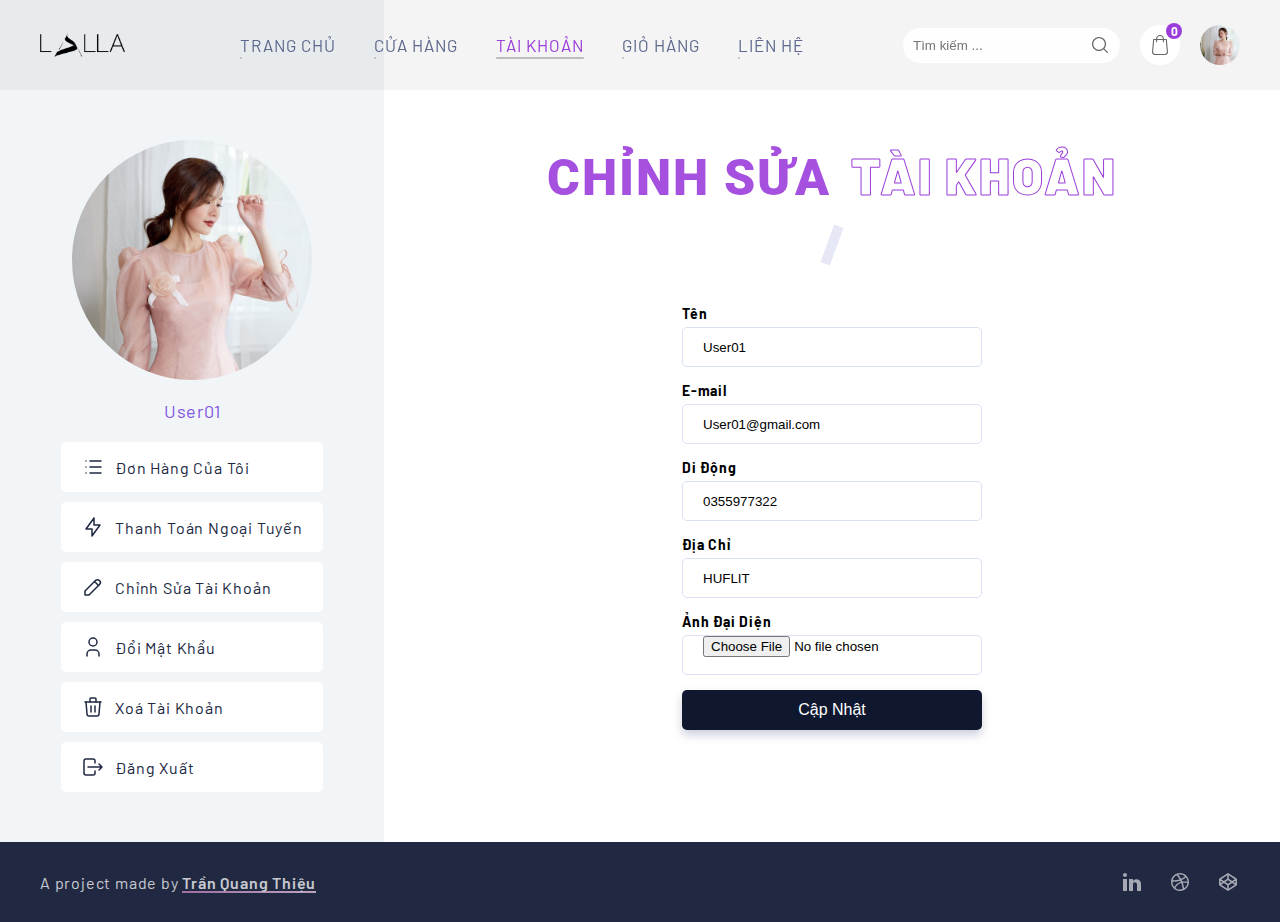
<file: customer/edit_account.html>
<!DOCTYPE html>
<html lang="en">
<head>
    <meta charset="UTF-8">
    <meta name="viewport" content="width=device-width, initial-scale=1.0">
    <title>Chỉnh sửa tài khoản</title>
    <!--css files-->
    <link rel="stylesheet" href="../css/my_account.css">
    <script>
        window.dataLayer = window.dataLayer || [];
    </script>
    
</head>
<body>
    <!--Navigation-->
    <nav class="mainNav">
        <div class="mainNav__logo">
            <a href="#home"><img src="../assets/logo.png" alt=""></a>
        </div>
        <div class="mainNav__wrapper">
            <div class="mainNav__links">
                <a class="mainNav__link" href="../index.html">Trang chủ</a>
                <a class="mainNav__link" href="../shop.html">Cửa hàng</a>
                <a class="mainNav__link active" href="">Tài khoản</a>
                <a class="mainNav__link" href="../cart.html">Giỏ hàng</a>
                <a class="mainNav__link" href="">Liên hệ</a>
            </div>
        </div>

        <div class="mainNav__menu">
            <form action="">
                <div class="mainNav__input">
                    <input type="search" placeholder="Tìm kiếm ...">
                    <button class="mainNav__btnSearch" type="submit"> <img src="../assets/icon-search.svg" alt=""></button>
                </div>
            </form>

            <div class="mainNav__shoppingCart">
                <?xml version="1.0"?>
                <svg xmlns="http://www.w3.org/2000/svg" xmlns:xlink="http://www.w3.org/1999/xlink" version="1.1" id="Capa_1" x="0px" y="0px" viewBox="0 0 489 489" style="enable-background:new 0 0 489 489;" xml:space="preserve" width="512px" height="512px"><g><g>
                    <path d="M440.1,422.7l-28-315.3c-0.6-7-6.5-12.3-13.4-12.3h-57.6C340.3,42.5,297.3,0,244.5,0s-95.8,42.5-96.6,95.1H90.3   c-7,0-12.8,5.3-13.4,12.3l-28,315.3c0,0.4-0.1,0.8-0.1,1.2c0,35.9,32.9,65.1,73.4,65.1h244.6c40.5,0,73.4-29.2,73.4-65.1   C440.2,423.5,440.2,423.1,440.1,422.7z M244.5,27c37.9,0,68.8,30.4,69.6,68.1H174.9C175.7,57.4,206.6,27,244.5,27z M366.8,462   H122.2c-25.4,0-46-16.8-46.4-37.5l26.8-302.3h45.2v41c0,7.5,6,13.5,13.5,13.5s13.5-6,13.5-13.5v-41h139.3v41   c0,7.5,6,13.5,13.5,13.5s13.5-6,13.5-13.5v-41h45.2l26.9,302.3C412.8,445.2,392.1,462,366.8,462z" data-original="#000000" class="active-path" data-old_color="#000000" fill="#666666"/>
                </g></g> </svg>
                <span class="mainNav__itemNumber">0</span>
            </div>

            <div class="mainNav__profile">
                <div class="mainNav__profileImage">
                    <img src="../assets/user.jpg" alt="">
                </div>

                <div class="mainNav__profileMenu">
                    <a href="#" class="mainNav__profileText account"> <?xml version="1.0"?>
                        <svg xmlns="http://www.w3.org/2000/svg" xmlns:xlink="http://www.w3.org/1999/xlink" version="1.1" id="Capa_1" x="0px" y="0px" viewBox="0 0 483.5 483.5" style="enable-background:new 0 0 483.5 483.5;" xml:space="preserve" width="512px" height="512px"><g><g>
                            <g>
                                <path d="M430.75,471.2v-67.8c0-83.9-55-155.2-130.7-179.8c36.4-20.5,61.1-59.5,61.1-104.2c0-65.8-53.6-119.4-119.4-119.4    s-119.4,53.6-119.4,119.4c0,44.7,24.7,83.7,61.1,104.2c-75.8,24.6-130.7,95.9-130.7,179.8v67.8c0,6.8,5.5,12.3,12.3,12.3h353.6    C425.25,483.4,430.75,478,430.75,471.2z M146.75,119.4c0-52.3,42.6-94.9,94.9-94.9s94.9,42.6,94.9,94.9s-42.6,94.9-94.9,94.9    S146.75,171.7,146.75,119.4z M406.25,458.9H77.05v-55.6c0-90.7,73.8-164.6,164.6-164.6s164.6,73.8,164.6,164.6V458.9z" data-original="#000000" class="active-path" data-old_color="#000000" fill="#666666"/>
                            </g>
                        </g></g> </svg>
                        Hồ sơ</a>
                    <a href="#" class="mainNav__profileText"> <?xml version="1.0"?>
                        <svg xmlns="http://www.w3.org/2000/svg" height="512px" viewBox="0 0 431.66 431" width="512px"><g><path d="m75.375 370.960938c2.796875 1.996093 6.421875 2.417968 9.601562 1.117187l110.167969-45.09375c1.625-.664063 3.046875-1.746094 4.121094-3.132813l161.113281-208.03125c10.308594-13.3125 14.863282-30.203124 12.636719-46.898437-2.222656-16.691406-11.039063-31.800781-24.480469-41.949219l-18.53125-14c-27.578125-20.683594-66.644531-15.457031-87.816406 11.75l-161.917969 209.515625c-1.230469 1.597657-1.953125 3.53125-2.070312 5.542969l-7 122.46875c-.195313 3.429688 1.382812 6.71875 4.175781 8.710938zm21.6875-110.753907 73.585938 55.1875-78.578126 32.160157zm92.070312 44.050781-87.175781-65.378906 131.488281-170.140625 86.964844 66.019531zm68.878907-267.308593c14.453125-18.566407 41.113281-22.136719 59.9375-8.019531l18.53125 14c9.175781 6.925781 15.191406 17.238281 16.710937 28.632812 1.519532 11.394531-1.589844 22.921875-8.628906 32.011719l-11.90625 15.371093-86.980469-66.03125zm0 0" data-original="#000000" class="active-path" data-old_color="#000000" fill="#666666"/><path d="m421.660156 411.367188h-411.660156c-5.523438 0-10 4.476562-10 10 0 5.523437 4.476562 10 10 10h411.660156c5.523438 0 10-4.476563 10-10 0-5.523438-4.476562-10-10-10zm0 0" data-original="#000000" class="active-path" data-old_color="#000000" fill="#666666"/></g> </svg>
                        Chỉnh sửa hồ sơ</a>
                    <a href="#" class="mainNav__profileText"> <?xml version="1.0"?>
                        <svg xmlns="http://www.w3.org/2000/svg" xmlns:xlink="http://www.w3.org/1999/xlink" version="1.1" id="Capa_1" x="0px" y="0px" viewBox="0 0 478.703 478.703" style="enable-background:new 0 0 478.703 478.703;" xml:space="preserve" width="512px" height="512px"><g><g>
                            <g>
                                <path d="M454.2,189.101l-33.6-5.7c-3.5-11.3-8-22.2-13.5-32.6l19.8-27.7c8.4-11.8,7.1-27.9-3.2-38.1l-29.8-29.8    c-5.6-5.6-13-8.7-20.9-8.7c-6.2,0-12.1,1.9-17.1,5.5l-27.8,19.8c-10.8-5.7-22.1-10.4-33.8-13.9l-5.6-33.2    c-2.4-14.3-14.7-24.7-29.2-24.7h-42.1c-14.5,0-26.8,10.4-29.2,24.7l-5.8,34c-11.2,3.5-22.1,8.1-32.5,13.7l-27.5-19.8    c-5-3.6-11-5.5-17.2-5.5c-7.9,0-15.4,3.1-20.9,8.7l-29.9,29.8c-10.2,10.2-11.6,26.3-3.2,38.1l20,28.1    c-5.5,10.5-9.9,21.4-13.3,32.7l-33.2,5.6c-14.3,2.4-24.7,14.7-24.7,29.2v42.1c0,14.5,10.4,26.8,24.7,29.2l34,5.8    c3.5,11.2,8.1,22.1,13.7,32.5l-19.7,27.4c-8.4,11.8-7.1,27.9,3.2,38.1l29.8,29.8c5.6,5.6,13,8.7,20.9,8.7c6.2,0,12.1-1.9,17.1-5.5    l28.1-20c10.1,5.3,20.7,9.6,31.6,13l5.6,33.6c2.4,14.3,14.7,24.7,29.2,24.7h42.2c14.5,0,26.8-10.4,29.2-24.7l5.7-33.6    c11.3-3.5,22.2-8,32.6-13.5l27.7,19.8c5,3.6,11,5.5,17.2,5.5l0,0c7.9,0,15.3-3.1,20.9-8.7l29.8-29.8c10.2-10.2,11.6-26.3,3.2-38.1    l-19.8-27.8c5.5-10.5,10.1-21.4,13.5-32.6l33.6-5.6c14.3-2.4,24.7-14.7,24.7-29.2v-42.1    C478.9,203.801,468.5,191.501,454.2,189.101z M451.9,260.401c0,1.3-0.9,2.4-2.2,2.6l-42,7c-5.3,0.9-9.5,4.8-10.8,9.9    c-3.8,14.7-9.6,28.8-17.4,41.9c-2.7,4.6-2.5,10.3,0.6,14.7l24.7,34.8c0.7,1,0.6,2.5-0.3,3.4l-29.8,29.8c-0.7,0.7-1.4,0.8-1.9,0.8    c-0.6,0-1.1-0.2-1.5-0.5l-34.7-24.7c-4.3-3.1-10.1-3.3-14.7-0.6c-13.1,7.8-27.2,13.6-41.9,17.4c-5.2,1.3-9.1,5.6-9.9,10.8l-7.1,42    c-0.2,1.3-1.3,2.2-2.6,2.2h-42.1c-1.3,0-2.4-0.9-2.6-2.2l-7-42c-0.9-5.3-4.8-9.5-9.9-10.8c-14.3-3.7-28.1-9.4-41-16.8    c-2.1-1.2-4.5-1.8-6.8-1.8c-2.7,0-5.5,0.8-7.8,2.5l-35,24.9c-0.5,0.3-1,0.5-1.5,0.5c-0.4,0-1.2-0.1-1.9-0.8l-29.8-29.8    c-0.9-0.9-1-2.3-0.3-3.4l24.6-34.5c3.1-4.4,3.3-10.2,0.6-14.8c-7.8-13-13.8-27.1-17.6-41.8c-1.4-5.1-5.6-9-10.8-9.9l-42.3-7.2    c-1.3-0.2-2.2-1.3-2.2-2.6v-42.1c0-1.3,0.9-2.4,2.2-2.6l41.7-7c5.3-0.9,9.6-4.8,10.9-10c3.7-14.7,9.4-28.9,17.1-42    c2.7-4.6,2.4-10.3-0.7-14.6l-24.9-35c-0.7-1-0.6-2.5,0.3-3.4l29.8-29.8c0.7-0.7,1.4-0.8,1.9-0.8c0.6,0,1.1,0.2,1.5,0.5l34.5,24.6    c4.4,3.1,10.2,3.3,14.8,0.6c13-7.8,27.1-13.8,41.8-17.6c5.1-1.4,9-5.6,9.9-10.8l7.2-42.3c0.2-1.3,1.3-2.2,2.6-2.2h42.1    c1.3,0,2.4,0.9,2.6,2.2l7,41.7c0.9,5.3,4.8,9.6,10,10.9c15.1,3.8,29.5,9.7,42.9,17.6c4.6,2.7,10.3,2.5,14.7-0.6l34.5-24.8    c0.5-0.3,1-0.5,1.5-0.5c0.4,0,1.2,0.1,1.9,0.8l29.8,29.8c0.9,0.9,1,2.3,0.3,3.4l-24.7,34.7c-3.1,4.3-3.3,10.1-0.6,14.7    c7.8,13.1,13.6,27.2,17.4,41.9c1.3,5.2,5.6,9.1,10.8,9.9l42,7.1c1.3,0.2,2.2,1.3,2.2,2.6v42.1H451.9z" data-original="#000000" class="active-path" data-old_color="#000000" fill="#666666"/>
                                <path d="M239.4,136.001c-57,0-103.3,46.3-103.3,103.3s46.3,103.3,103.3,103.3s103.3-46.3,103.3-103.3S296.4,136.001,239.4,136.001    z M239.4,315.601c-42.1,0-76.3-34.2-76.3-76.3s34.2-76.3,76.3-76.3s76.3,34.2,76.3,76.3S281.5,315.601,239.4,315.601z" data-original="#000000" class="active-path" data-old_color="#000000" fill="#666666"/>
                            </g>
                        </g></g> </svg>
                        Cài đặt tài khoản</a>
                    <a href="#" class="mainNav__profileText"> <?xml version="1.0"?>
                        <svg xmlns="http://www.w3.org/2000/svg" xmlns:xlink="http://www.w3.org/1999/xlink" version="1.1" id="Capa_1" x="0px" y="0px" viewBox="0 0 56 56" style="enable-background:new 0 0 56 56;" xml:space="preserve" width="512px" height="512px"><g><g>
                            <path d="M35.31,5.042c-0.532-0.155-1.085,0.15-1.24,0.68s0.149,1.085,0.68,1.24C44.906,9.932,52,19.405,52,30   c0,13.233-10.767,24-24,24S4,43.233,4,30C4,19.392,11.105,9.915,21.279,6.953c0.53-0.154,0.835-0.709,0.681-1.239   c-0.153-0.53-0.708-0.839-1.239-0.681C9.698,8.241,2,18.508,2,30c0,14.337,11.663,26,26,26s26-11.663,26-26   C54,18.522,46.314,8.26,35.31,5.042z" data-original="#000000" class="active-path" data-old_color="#000000" fill="#666666"/>
                            <path d="M28,27c0.553,0,1-0.447,1-1V1c0-0.553-0.447-1-1-1s-1,0.447-1,1v25C27,26.553,27.447,27,28,27z" data-original="#000000" class="active-path" data-old_color="#000000" fill="#666666"/>
                        </g></g> </svg>
                        Đăng xuất</a>
                </div>
            </div>

            <div class="mainNav__icon"><span></span></div>
        </div>
    </nav>
    <!--end Navigation-->

    <!--Content-->
    <div class="wrapper">
        <div class="content">
            <section class="left">
                <div class="left__content">
                    <div class="left__avatar">
                        <img src="customer_images/profile.jpg" alt="">
                    </div>
                    <div class="left__name">User01</div>
                    <div class="left__links">
                        <a class="left__link" href="">
                            <img src="../assets/icon-list.svg" alt="">Đơn Hàng Của Tôi
                        </a>
                        <a class="left__link" href="pay_offline.html">
                            <img src="../assets/icon-bolt.svg" alt="">Thanh Toán Ngoại Tuyến
                        </a>
                        <a class="left__link" href="edit_account.html">
                            <img src="../assets/icon-pencil.svg" alt="">Chỉnh Sửa Tài Khoản
                        </a>
                        <a class="left__link" href="change_password.html">
                            <img src="../assets/icon-user.svg" alt="">Đổi Mật Khẩu
                        </a>
                        <a class="left__link" href="delete_account.html">
                            <img src="../assets/icon-trash.svg" alt="">Xoá Tài Khoản
                        </a>
                        <a class="left__link" href="">
                            <img src="../assets/icon-logout.svg" alt="">Đăng Xuất
                        </a>
                    </div>
                </div>
            </section>

            <section class="right">
                <section class="right__content">
                    <h3 class="sectionTitle"><span>Chỉnh Sửa</span><b>Tài Khoản</b></h3>
                    <div class="right__formWrapper">
                        <form action="" method="post" enctype="multipart/form-data">
                            <div class="right__inputWrapper">
                                <label for="name">Tên</label>
                                <input id="name" type="text" value="User01" name="customer_name">
                            </div>
                            <div class="right__inputWrapper">
                                <label for="email">E-mail</label>
                                <input id="email" type="text" value="User01@gmail.com" name="customer_email" require>
                            </div>
                            <div class="right__inputWrapper">
                                <label for="phone">Di Động</label>
                                <input id="phone" type="text" value="0355977322" name="customer_phone" require>
                            </div>
                            <div class="right__inputWrapper">
                                <label for="address">Địa Chỉ</label>
                                <input id="address" type="text" value="HUFLIT" name="customer_address" require>
                            </div>
                            <div class="right__inputWrapper">
                                <label for="address">Ảnh Đại Diện</label>
                                <input type="file" name="customer_image">
                            </div>
                            <button type="submit" name="update" class="btn">Cập Nhật</button>
                        </form>
                    </div>
                </section>
            </section>
        </div>

        <!--Footer-->
        <footer class="footer">
            <p class="footer__text">A project made by <a href="https://www.facebook.com/TQT.2203/" target="_blank" rel="noopener"
                class="link">Trần Quang Thiệu</a></p>
            <div class="footer__icons">
    
                <a href="#" target="_blank" rel="noopener"
                    class="footer__icon linkedin"><span></span>
                    <p>Linkedin</p>
                </a>
    
                <a href="#" target="_blank" rel="noopener"
                    class="footer__icon dribbble"><span></span>
                    <p>Dribbble</p>
                </a>
    
                <a href="#" target="_blank" rel="noopener"
                    class="footer__icon codepen"><span></span>
                    <p>Codepen</p>
                </a>
            </div>
        </footer>
        <!--end Footer-->
    </div>

    <!--Script Files-->

    <!--General-->
    <script src="../js/main.js"></script>
    <!--end Script Files-->
</body>
</html>
</file>
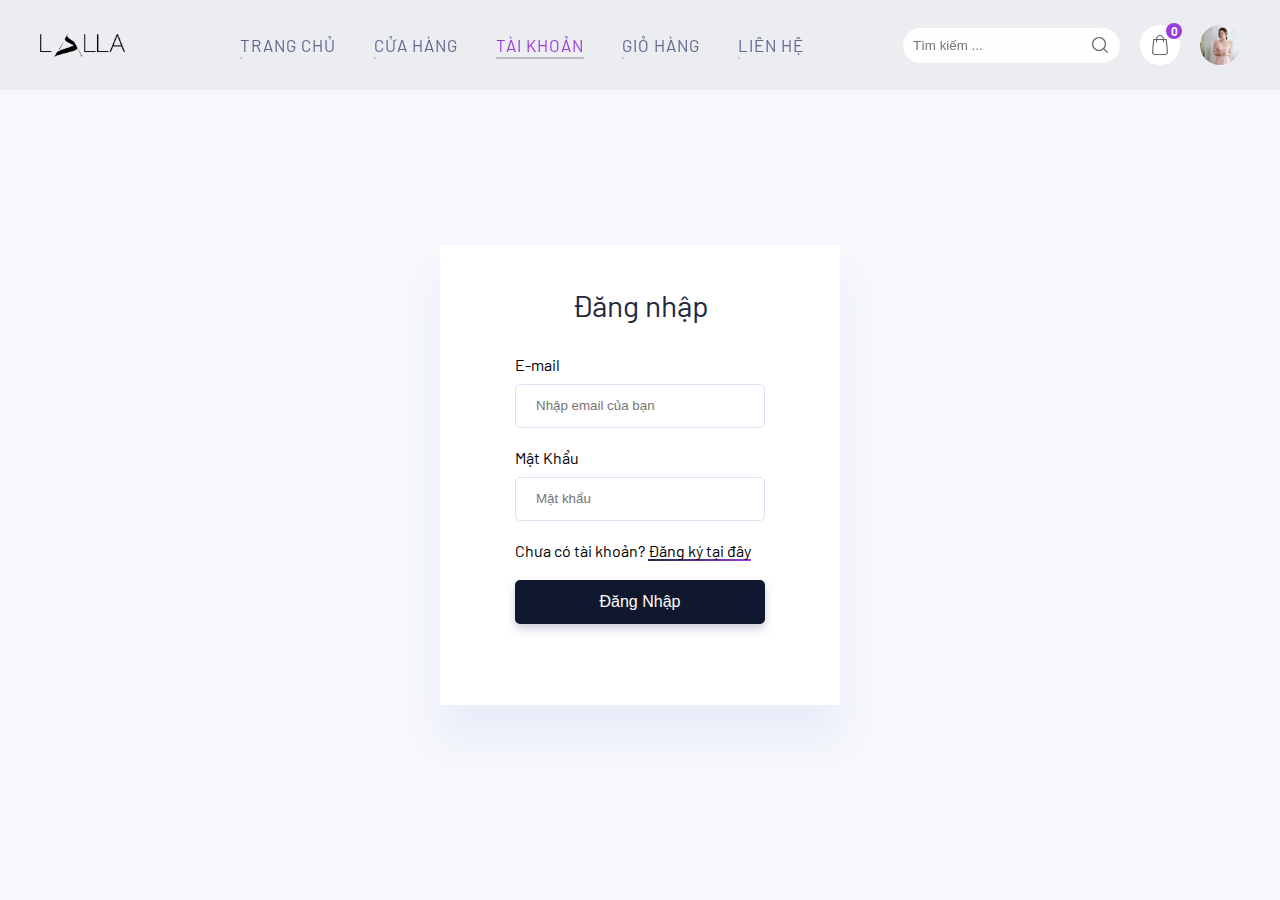
<file: customer/login.html>
<!DOCTYPE html>
<html lang="en">
<head>
    <meta charset="UTF-8">
    <meta name="viewport" content="width=device-width, initial-scale=1.0">
    <title>Đăng nhập</title>
    <!--css files-->
    <link rel="stylesheet" href="../css/login.css">
    <script>
        window.dataLayer = window.dataLayer || [];
    </script>
    
</head>
<body>
    <!--Navigation-->
    <nav class="mainNav">
        <div class="mainNav__logo">
            <a href="#home"><img src="../assets/logo.png" alt=""></a>
        </div>
        <div class="mainNav__wrapper">
            <div class="mainNav__links">
                <a class="mainNav__link" href="../index.html">Trang chủ</a>
                <a class="mainNav__link" href="../shop.html">Cửa hàng</a>
                <a class="mainNav__link active" href="">Tài khoản</a>
                <a class="mainNav__link" href="../cart.html">Giỏ hàng</a>
                <a class="mainNav__link" href="">Liên hệ</a>
            </div>
        </div>

        <div class="mainNav__menu">
            <form action="">
                <div class="mainNav__input">
                    <input type="search" placeholder="Tìm kiếm ...">
                    <button class="mainNav__btnSearch" type="submit"> <img src="../assets/icon-search.svg" alt=""></button>
                </div>
            </form>

            <div class="mainNav__shoppingCart">
                <?xml version="1.0"?>
                <svg xmlns="http://www.w3.org/2000/svg" xmlns:xlink="http://www.w3.org/1999/xlink" version="1.1" id="Capa_1" x="0px" y="0px" viewBox="0 0 489 489" style="enable-background:new 0 0 489 489;" xml:space="preserve" width="512px" height="512px"><g><g>
                    <path d="M440.1,422.7l-28-315.3c-0.6-7-6.5-12.3-13.4-12.3h-57.6C340.3,42.5,297.3,0,244.5,0s-95.8,42.5-96.6,95.1H90.3   c-7,0-12.8,5.3-13.4,12.3l-28,315.3c0,0.4-0.1,0.8-0.1,1.2c0,35.9,32.9,65.1,73.4,65.1h244.6c40.5,0,73.4-29.2,73.4-65.1   C440.2,423.5,440.2,423.1,440.1,422.7z M244.5,27c37.9,0,68.8,30.4,69.6,68.1H174.9C175.7,57.4,206.6,27,244.5,27z M366.8,462   H122.2c-25.4,0-46-16.8-46.4-37.5l26.8-302.3h45.2v41c0,7.5,6,13.5,13.5,13.5s13.5-6,13.5-13.5v-41h139.3v41   c0,7.5,6,13.5,13.5,13.5s13.5-6,13.5-13.5v-41h45.2l26.9,302.3C412.8,445.2,392.1,462,366.8,462z" data-original="#000000" class="active-path" data-old_color="#000000" fill="#666666"/>
                </g></g> </svg>
                <span class="mainNav__itemNumber">0</span>
            </div>

            <div class="mainNav__profile">
                <div class="mainNav__profileImage">
                    <img src="../assets/user.jpg" alt="">
                </div>

                <div class="mainNav__profileMenu">
                    <a href="#" class="mainNav__profileText account"> <?xml version="1.0"?>
                        <svg xmlns="http://www.w3.org/2000/svg" xmlns:xlink="http://www.w3.org/1999/xlink" version="1.1" id="Capa_1" x="0px" y="0px" viewBox="0 0 483.5 483.5" style="enable-background:new 0 0 483.5 483.5;" xml:space="preserve" width="512px" height="512px"><g><g>
                            <g>
                                <path d="M430.75,471.2v-67.8c0-83.9-55-155.2-130.7-179.8c36.4-20.5,61.1-59.5,61.1-104.2c0-65.8-53.6-119.4-119.4-119.4    s-119.4,53.6-119.4,119.4c0,44.7,24.7,83.7,61.1,104.2c-75.8,24.6-130.7,95.9-130.7,179.8v67.8c0,6.8,5.5,12.3,12.3,12.3h353.6    C425.25,483.4,430.75,478,430.75,471.2z M146.75,119.4c0-52.3,42.6-94.9,94.9-94.9s94.9,42.6,94.9,94.9s-42.6,94.9-94.9,94.9    S146.75,171.7,146.75,119.4z M406.25,458.9H77.05v-55.6c0-90.7,73.8-164.6,164.6-164.6s164.6,73.8,164.6,164.6V458.9z" data-original="#000000" class="active-path" data-old_color="#000000" fill="#666666"/>
                            </g>
                        </g></g> </svg>
                        Hồ sơ</a>
                    <a href="#" class="mainNav__profileText"> <?xml version="1.0"?>
                        <svg xmlns="http://www.w3.org/2000/svg" height="512px" viewBox="0 0 431.66 431" width="512px"><g><path d="m75.375 370.960938c2.796875 1.996093 6.421875 2.417968 9.601562 1.117187l110.167969-45.09375c1.625-.664063 3.046875-1.746094 4.121094-3.132813l161.113281-208.03125c10.308594-13.3125 14.863282-30.203124 12.636719-46.898437-2.222656-16.691406-11.039063-31.800781-24.480469-41.949219l-18.53125-14c-27.578125-20.683594-66.644531-15.457031-87.816406 11.75l-161.917969 209.515625c-1.230469 1.597657-1.953125 3.53125-2.070312 5.542969l-7 122.46875c-.195313 3.429688 1.382812 6.71875 4.175781 8.710938zm21.6875-110.753907 73.585938 55.1875-78.578126 32.160157zm92.070312 44.050781-87.175781-65.378906 131.488281-170.140625 86.964844 66.019531zm68.878907-267.308593c14.453125-18.566407 41.113281-22.136719 59.9375-8.019531l18.53125 14c9.175781 6.925781 15.191406 17.238281 16.710937 28.632812 1.519532 11.394531-1.589844 22.921875-8.628906 32.011719l-11.90625 15.371093-86.980469-66.03125zm0 0" data-original="#000000" class="active-path" data-old_color="#000000" fill="#666666"/><path d="m421.660156 411.367188h-411.660156c-5.523438 0-10 4.476562-10 10 0 5.523437 4.476562 10 10 10h411.660156c5.523438 0 10-4.476563 10-10 0-5.523438-4.476562-10-10-10zm0 0" data-original="#000000" class="active-path" data-old_color="#000000" fill="#666666"/></g> </svg>
                        Chỉnh sửa hồ sơ</a>
                    <a href="#" class="mainNav__profileText"> <?xml version="1.0"?>
                        <svg xmlns="http://www.w3.org/2000/svg" xmlns:xlink="http://www.w3.org/1999/xlink" version="1.1" id="Capa_1" x="0px" y="0px" viewBox="0 0 478.703 478.703" style="enable-background:new 0 0 478.703 478.703;" xml:space="preserve" width="512px" height="512px"><g><g>
                            <g>
                                <path d="M454.2,189.101l-33.6-5.7c-3.5-11.3-8-22.2-13.5-32.6l19.8-27.7c8.4-11.8,7.1-27.9-3.2-38.1l-29.8-29.8    c-5.6-5.6-13-8.7-20.9-8.7c-6.2,0-12.1,1.9-17.1,5.5l-27.8,19.8c-10.8-5.7-22.1-10.4-33.8-13.9l-5.6-33.2    c-2.4-14.3-14.7-24.7-29.2-24.7h-42.1c-14.5,0-26.8,10.4-29.2,24.7l-5.8,34c-11.2,3.5-22.1,8.1-32.5,13.7l-27.5-19.8    c-5-3.6-11-5.5-17.2-5.5c-7.9,0-15.4,3.1-20.9,8.7l-29.9,29.8c-10.2,10.2-11.6,26.3-3.2,38.1l20,28.1    c-5.5,10.5-9.9,21.4-13.3,32.7l-33.2,5.6c-14.3,2.4-24.7,14.7-24.7,29.2v42.1c0,14.5,10.4,26.8,24.7,29.2l34,5.8    c3.5,11.2,8.1,22.1,13.7,32.5l-19.7,27.4c-8.4,11.8-7.1,27.9,3.2,38.1l29.8,29.8c5.6,5.6,13,8.7,20.9,8.7c6.2,0,12.1-1.9,17.1-5.5    l28.1-20c10.1,5.3,20.7,9.6,31.6,13l5.6,33.6c2.4,14.3,14.7,24.7,29.2,24.7h42.2c14.5,0,26.8-10.4,29.2-24.7l5.7-33.6    c11.3-3.5,22.2-8,32.6-13.5l27.7,19.8c5,3.6,11,5.5,17.2,5.5l0,0c7.9,0,15.3-3.1,20.9-8.7l29.8-29.8c10.2-10.2,11.6-26.3,3.2-38.1    l-19.8-27.8c5.5-10.5,10.1-21.4,13.5-32.6l33.6-5.6c14.3-2.4,24.7-14.7,24.7-29.2v-42.1    C478.9,203.801,468.5,191.501,454.2,189.101z M451.9,260.401c0,1.3-0.9,2.4-2.2,2.6l-42,7c-5.3,0.9-9.5,4.8-10.8,9.9    c-3.8,14.7-9.6,28.8-17.4,41.9c-2.7,4.6-2.5,10.3,0.6,14.7l24.7,34.8c0.7,1,0.6,2.5-0.3,3.4l-29.8,29.8c-0.7,0.7-1.4,0.8-1.9,0.8    c-0.6,0-1.1-0.2-1.5-0.5l-34.7-24.7c-4.3-3.1-10.1-3.3-14.7-0.6c-13.1,7.8-27.2,13.6-41.9,17.4c-5.2,1.3-9.1,5.6-9.9,10.8l-7.1,42    c-0.2,1.3-1.3,2.2-2.6,2.2h-42.1c-1.3,0-2.4-0.9-2.6-2.2l-7-42c-0.9-5.3-4.8-9.5-9.9-10.8c-14.3-3.7-28.1-9.4-41-16.8    c-2.1-1.2-4.5-1.8-6.8-1.8c-2.7,0-5.5,0.8-7.8,2.5l-35,24.9c-0.5,0.3-1,0.5-1.5,0.5c-0.4,0-1.2-0.1-1.9-0.8l-29.8-29.8    c-0.9-0.9-1-2.3-0.3-3.4l24.6-34.5c3.1-4.4,3.3-10.2,0.6-14.8c-7.8-13-13.8-27.1-17.6-41.8c-1.4-5.1-5.6-9-10.8-9.9l-42.3-7.2    c-1.3-0.2-2.2-1.3-2.2-2.6v-42.1c0-1.3,0.9-2.4,2.2-2.6l41.7-7c5.3-0.9,9.6-4.8,10.9-10c3.7-14.7,9.4-28.9,17.1-42    c2.7-4.6,2.4-10.3-0.7-14.6l-24.9-35c-0.7-1-0.6-2.5,0.3-3.4l29.8-29.8c0.7-0.7,1.4-0.8,1.9-0.8c0.6,0,1.1,0.2,1.5,0.5l34.5,24.6    c4.4,3.1,10.2,3.3,14.8,0.6c13-7.8,27.1-13.8,41.8-17.6c5.1-1.4,9-5.6,9.9-10.8l7.2-42.3c0.2-1.3,1.3-2.2,2.6-2.2h42.1    c1.3,0,2.4,0.9,2.6,2.2l7,41.7c0.9,5.3,4.8,9.6,10,10.9c15.1,3.8,29.5,9.7,42.9,17.6c4.6,2.7,10.3,2.5,14.7-0.6l34.5-24.8    c0.5-0.3,1-0.5,1.5-0.5c0.4,0,1.2,0.1,1.9,0.8l29.8,29.8c0.9,0.9,1,2.3,0.3,3.4l-24.7,34.7c-3.1,4.3-3.3,10.1-0.6,14.7    c7.8,13.1,13.6,27.2,17.4,41.9c1.3,5.2,5.6,9.1,10.8,9.9l42,7.1c1.3,0.2,2.2,1.3,2.2,2.6v42.1H451.9z" data-original="#000000" class="active-path" data-old_color="#000000" fill="#666666"/>
                                <path d="M239.4,136.001c-57,0-103.3,46.3-103.3,103.3s46.3,103.3,103.3,103.3s103.3-46.3,103.3-103.3S296.4,136.001,239.4,136.001    z M239.4,315.601c-42.1,0-76.3-34.2-76.3-76.3s34.2-76.3,76.3-76.3s76.3,34.2,76.3,76.3S281.5,315.601,239.4,315.601z" data-original="#000000" class="active-path" data-old_color="#000000" fill="#666666"/>
                            </g>
                        </g></g> </svg>
                        Cài đặt tài khoản</a>
                    <a href="#" class="mainNav__profileText"> <?xml version="1.0"?>
                        <svg xmlns="http://www.w3.org/2000/svg" xmlns:xlink="http://www.w3.org/1999/xlink" version="1.1" id="Capa_1" x="0px" y="0px" viewBox="0 0 56 56" style="enable-background:new 0 0 56 56;" xml:space="preserve" width="512px" height="512px"><g><g>
                            <path d="M35.31,5.042c-0.532-0.155-1.085,0.15-1.24,0.68s0.149,1.085,0.68,1.24C44.906,9.932,52,19.405,52,30   c0,13.233-10.767,24-24,24S4,43.233,4,30C4,19.392,11.105,9.915,21.279,6.953c0.53-0.154,0.835-0.709,0.681-1.239   c-0.153-0.53-0.708-0.839-1.239-0.681C9.698,8.241,2,18.508,2,30c0,14.337,11.663,26,26,26s26-11.663,26-26   C54,18.522,46.314,8.26,35.31,5.042z" data-original="#000000" class="active-path" data-old_color="#000000" fill="#666666"/>
                            <path d="M28,27c0.553,0,1-0.447,1-1V1c0-0.553-0.447-1-1-1s-1,0.447-1,1v25C27,26.553,27.447,27,28,27z" data-original="#000000" class="active-path" data-old_color="#000000" fill="#666666"/>
                        </g></g> </svg>
                        Đăng xuất</a>
                </div>
            </div>

            <div class="mainNav__icon"><span></span></div>
        </div>
    </nav>
    <!--end Navigation-->

    <!--Content-->
    <div class="wrapper">
        <div class="content">
            <div class="subtitle">Đăng nhập</div>
            <form action="">
                <div class="inputWrapper">
                    <label for="email">E-mail</label>
                    <input id="email" type="text" placeholder="Nhập email của bạn" name="customer_email" required>
                </div>
                <div class="inputWrapper">
                    <label for="password">Mật Khẩu</label>
                    <input id="password" type="password" placeholder="Mật khẩu" name="customer_password" required>
                </div>
                
                <div class="account">
                    <p>Chưa có tài khoản? <a class="link" href="../register.html">Đăng ký tại đây</a></p>
                </div>
                <button class="btn" name="login">Đăng Nhập</button>
            </form>
        </div>
    </div>

    <!--Script Files-->

    <!--General-->
    <script src="../js/main.js"></script>
    <!--end Script Files-->
</body>
</html>
</file>
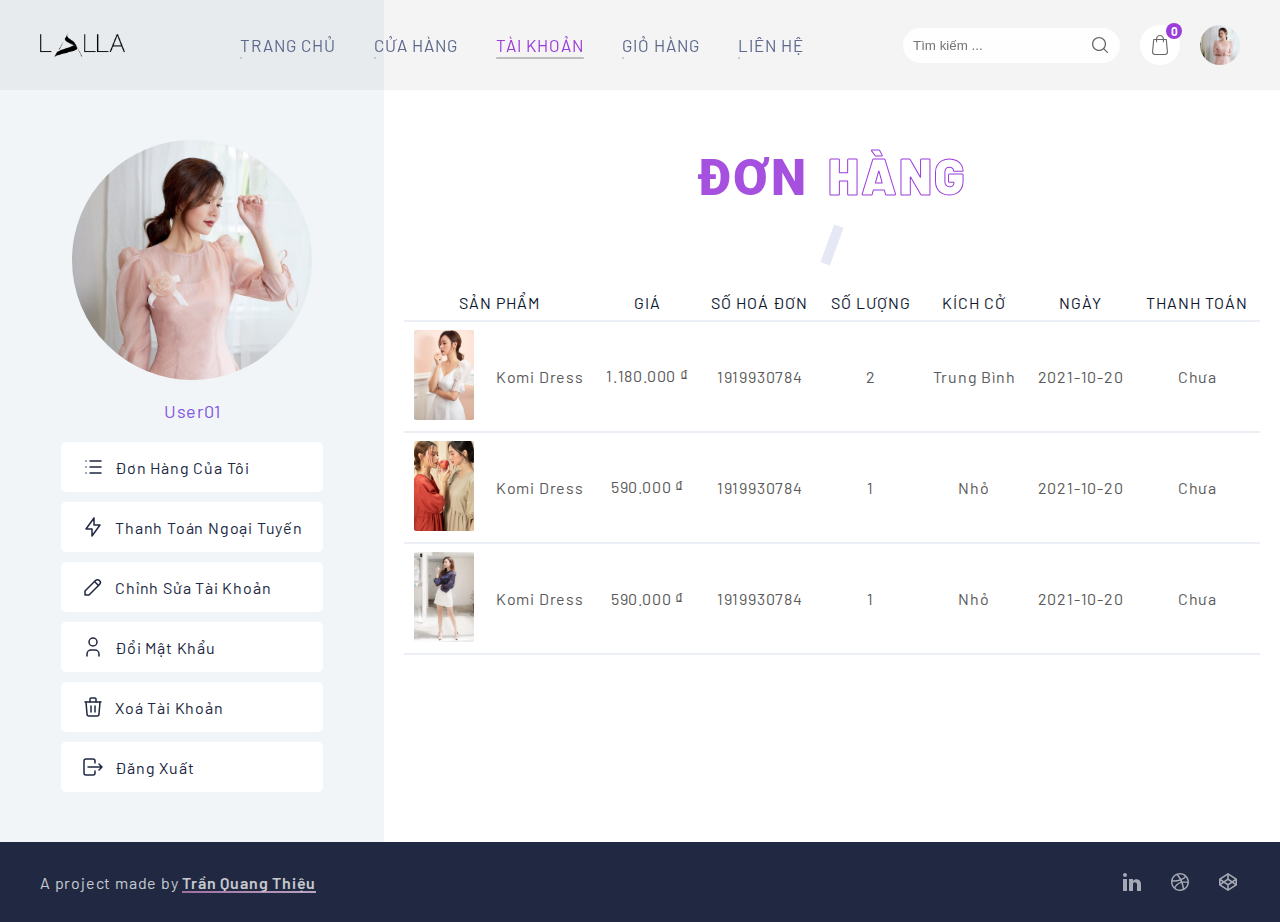
<file: customer/my_account.html>
<!DOCTYPE html>
<html lang="en">
<head>
    <meta charset="UTF-8">
    <meta name="viewport" content="width=device-width, initial-scale=1.0">
    <title>Đơn hàng của tôi</title>
    <!--css files-->
    <link rel="stylesheet" href="../css/my_account.css">
    <script>
        window.dataLayer = window.dataLayer || [];
    </script>
    
</head>
<body>
    <!--Navigation-->
    <nav class="mainNav">
        <div class="mainNav__logo">
            <a href="#home"><img src="../assets/logo.png" alt=""></a>
        </div>
        <div class="mainNav__wrapper">
            <div class="mainNav__links">
                <a class="mainNav__link" href="../index.html">Trang chủ</a>
                <a class="mainNav__link" href="../shop.html">Cửa hàng</a>
                <a class="mainNav__link active" href="">Tài khoản</a>
                <a class="mainNav__link" href="../cart.html">Giỏ hàng</a>
                <a class="mainNav__link" href="">Liên hệ</a>
            </div>
        </div>

        <div class="mainNav__menu">
            <form action="">
                <div class="mainNav__input">
                    <input type="search" placeholder="Tìm kiếm ...">
                    <button class="mainNav__btnSearch" type="submit"> <img src="../assets/icon-search.svg" alt=""></button>
                </div>
            </form>

            <div class="mainNav__shoppingCart">
                <?xml version="1.0"?>
                <svg xmlns="http://www.w3.org/2000/svg" xmlns:xlink="http://www.w3.org/1999/xlink" version="1.1" id="Capa_1" x="0px" y="0px" viewBox="0 0 489 489" style="enable-background:new 0 0 489 489;" xml:space="preserve" width="512px" height="512px"><g><g>
                    <path d="M440.1,422.7l-28-315.3c-0.6-7-6.5-12.3-13.4-12.3h-57.6C340.3,42.5,297.3,0,244.5,0s-95.8,42.5-96.6,95.1H90.3   c-7,0-12.8,5.3-13.4,12.3l-28,315.3c0,0.4-0.1,0.8-0.1,1.2c0,35.9,32.9,65.1,73.4,65.1h244.6c40.5,0,73.4-29.2,73.4-65.1   C440.2,423.5,440.2,423.1,440.1,422.7z M244.5,27c37.9,0,68.8,30.4,69.6,68.1H174.9C175.7,57.4,206.6,27,244.5,27z M366.8,462   H122.2c-25.4,0-46-16.8-46.4-37.5l26.8-302.3h45.2v41c0,7.5,6,13.5,13.5,13.5s13.5-6,13.5-13.5v-41h139.3v41   c0,7.5,6,13.5,13.5,13.5s13.5-6,13.5-13.5v-41h45.2l26.9,302.3C412.8,445.2,392.1,462,366.8,462z" data-original="#000000" class="active-path" data-old_color="#000000" fill="#666666"/>
                </g></g> </svg>
                <span class="mainNav__itemNumber">0</span>
            </div>

            <div class="mainNav__profile">
                <div class="mainNav__profileImage">
                    <img src="../assets/user.jpg" alt="">
                </div>

                <div class="mainNav__profileMenu">
                    <a href="login.html" class="mainNav__profileText account"> <?xml version="1.0"?>
                        <svg xmlns="http://www.w3.org/2000/svg" xmlns:xlink="http://www.w3.org/1999/xlink" version="1.1" id="Capa_1" x="0px" y="0px" viewBox="0 0 483.5 483.5" style="enable-background:new 0 0 483.5 483.5;" xml:space="preserve" width="512px" height="512px"><g><g>
                            <g>
                                <path d="M430.75,471.2v-67.8c0-83.9-55-155.2-130.7-179.8c36.4-20.5,61.1-59.5,61.1-104.2c0-65.8-53.6-119.4-119.4-119.4    s-119.4,53.6-119.4,119.4c0,44.7,24.7,83.7,61.1,104.2c-75.8,24.6-130.7,95.9-130.7,179.8v67.8c0,6.8,5.5,12.3,12.3,12.3h353.6    C425.25,483.4,430.75,478,430.75,471.2z M146.75,119.4c0-52.3,42.6-94.9,94.9-94.9s94.9,42.6,94.9,94.9s-42.6,94.9-94.9,94.9    S146.75,171.7,146.75,119.4z M406.25,458.9H77.05v-55.6c0-90.7,73.8-164.6,164.6-164.6s164.6,73.8,164.6,164.6V458.9z" data-original="#000000" class="active-path" data-old_color="#000000" fill="#666666"/>
                            </g>
                        </g></g> </svg>
                        Hồ sơ</a>
                    <a href="#" class="mainNav__profileText"> <?xml version="1.0"?>
                        <svg xmlns="http://www.w3.org/2000/svg" height="512px" viewBox="0 0 431.66 431" width="512px"><g><path d="m75.375 370.960938c2.796875 1.996093 6.421875 2.417968 9.601562 1.117187l110.167969-45.09375c1.625-.664063 3.046875-1.746094 4.121094-3.132813l161.113281-208.03125c10.308594-13.3125 14.863282-30.203124 12.636719-46.898437-2.222656-16.691406-11.039063-31.800781-24.480469-41.949219l-18.53125-14c-27.578125-20.683594-66.644531-15.457031-87.816406 11.75l-161.917969 209.515625c-1.230469 1.597657-1.953125 3.53125-2.070312 5.542969l-7 122.46875c-.195313 3.429688 1.382812 6.71875 4.175781 8.710938zm21.6875-110.753907 73.585938 55.1875-78.578126 32.160157zm92.070312 44.050781-87.175781-65.378906 131.488281-170.140625 86.964844 66.019531zm68.878907-267.308593c14.453125-18.566407 41.113281-22.136719 59.9375-8.019531l18.53125 14c9.175781 6.925781 15.191406 17.238281 16.710937 28.632812 1.519532 11.394531-1.589844 22.921875-8.628906 32.011719l-11.90625 15.371093-86.980469-66.03125zm0 0" data-original="#000000" class="active-path" data-old_color="#000000" fill="#666666"/><path d="m421.660156 411.367188h-411.660156c-5.523438 0-10 4.476562-10 10 0 5.523437 4.476562 10 10 10h411.660156c5.523438 0 10-4.476563 10-10 0-5.523438-4.476562-10-10-10zm0 0" data-original="#000000" class="active-path" data-old_color="#000000" fill="#666666"/></g> </svg>
                        Chỉnh sửa hồ sơ</a>
                    <a href="#" class="mainNav__profileText"> <?xml version="1.0"?>
                        <svg xmlns="http://www.w3.org/2000/svg" xmlns:xlink="http://www.w3.org/1999/xlink" version="1.1" id="Capa_1" x="0px" y="0px" viewBox="0 0 478.703 478.703" style="enable-background:new 0 0 478.703 478.703;" xml:space="preserve" width="512px" height="512px"><g><g>
                            <g>
                                <path d="M454.2,189.101l-33.6-5.7c-3.5-11.3-8-22.2-13.5-32.6l19.8-27.7c8.4-11.8,7.1-27.9-3.2-38.1l-29.8-29.8    c-5.6-5.6-13-8.7-20.9-8.7c-6.2,0-12.1,1.9-17.1,5.5l-27.8,19.8c-10.8-5.7-22.1-10.4-33.8-13.9l-5.6-33.2    c-2.4-14.3-14.7-24.7-29.2-24.7h-42.1c-14.5,0-26.8,10.4-29.2,24.7l-5.8,34c-11.2,3.5-22.1,8.1-32.5,13.7l-27.5-19.8    c-5-3.6-11-5.5-17.2-5.5c-7.9,0-15.4,3.1-20.9,8.7l-29.9,29.8c-10.2,10.2-11.6,26.3-3.2,38.1l20,28.1    c-5.5,10.5-9.9,21.4-13.3,32.7l-33.2,5.6c-14.3,2.4-24.7,14.7-24.7,29.2v42.1c0,14.5,10.4,26.8,24.7,29.2l34,5.8    c3.5,11.2,8.1,22.1,13.7,32.5l-19.7,27.4c-8.4,11.8-7.1,27.9,3.2,38.1l29.8,29.8c5.6,5.6,13,8.7,20.9,8.7c6.2,0,12.1-1.9,17.1-5.5    l28.1-20c10.1,5.3,20.7,9.6,31.6,13l5.6,33.6c2.4,14.3,14.7,24.7,29.2,24.7h42.2c14.5,0,26.8-10.4,29.2-24.7l5.7-33.6    c11.3-3.5,22.2-8,32.6-13.5l27.7,19.8c5,3.6,11,5.5,17.2,5.5l0,0c7.9,0,15.3-3.1,20.9-8.7l29.8-29.8c10.2-10.2,11.6-26.3,3.2-38.1    l-19.8-27.8c5.5-10.5,10.1-21.4,13.5-32.6l33.6-5.6c14.3-2.4,24.7-14.7,24.7-29.2v-42.1    C478.9,203.801,468.5,191.501,454.2,189.101z M451.9,260.401c0,1.3-0.9,2.4-2.2,2.6l-42,7c-5.3,0.9-9.5,4.8-10.8,9.9    c-3.8,14.7-9.6,28.8-17.4,41.9c-2.7,4.6-2.5,10.3,0.6,14.7l24.7,34.8c0.7,1,0.6,2.5-0.3,3.4l-29.8,29.8c-0.7,0.7-1.4,0.8-1.9,0.8    c-0.6,0-1.1-0.2-1.5-0.5l-34.7-24.7c-4.3-3.1-10.1-3.3-14.7-0.6c-13.1,7.8-27.2,13.6-41.9,17.4c-5.2,1.3-9.1,5.6-9.9,10.8l-7.1,42    c-0.2,1.3-1.3,2.2-2.6,2.2h-42.1c-1.3,0-2.4-0.9-2.6-2.2l-7-42c-0.9-5.3-4.8-9.5-9.9-10.8c-14.3-3.7-28.1-9.4-41-16.8    c-2.1-1.2-4.5-1.8-6.8-1.8c-2.7,0-5.5,0.8-7.8,2.5l-35,24.9c-0.5,0.3-1,0.5-1.5,0.5c-0.4,0-1.2-0.1-1.9-0.8l-29.8-29.8    c-0.9-0.9-1-2.3-0.3-3.4l24.6-34.5c3.1-4.4,3.3-10.2,0.6-14.8c-7.8-13-13.8-27.1-17.6-41.8c-1.4-5.1-5.6-9-10.8-9.9l-42.3-7.2    c-1.3-0.2-2.2-1.3-2.2-2.6v-42.1c0-1.3,0.9-2.4,2.2-2.6l41.7-7c5.3-0.9,9.6-4.8,10.9-10c3.7-14.7,9.4-28.9,17.1-42    c2.7-4.6,2.4-10.3-0.7-14.6l-24.9-35c-0.7-1-0.6-2.5,0.3-3.4l29.8-29.8c0.7-0.7,1.4-0.8,1.9-0.8c0.6,0,1.1,0.2,1.5,0.5l34.5,24.6    c4.4,3.1,10.2,3.3,14.8,0.6c13-7.8,27.1-13.8,41.8-17.6c5.1-1.4,9-5.6,9.9-10.8l7.2-42.3c0.2-1.3,1.3-2.2,2.6-2.2h42.1    c1.3,0,2.4,0.9,2.6,2.2l7,41.7c0.9,5.3,4.8,9.6,10,10.9c15.1,3.8,29.5,9.7,42.9,17.6c4.6,2.7,10.3,2.5,14.7-0.6l34.5-24.8    c0.5-0.3,1-0.5,1.5-0.5c0.4,0,1.2,0.1,1.9,0.8l29.8,29.8c0.9,0.9,1,2.3,0.3,3.4l-24.7,34.7c-3.1,4.3-3.3,10.1-0.6,14.7    c7.8,13.1,13.6,27.2,17.4,41.9c1.3,5.2,5.6,9.1,10.8,9.9l42,7.1c1.3,0.2,2.2,1.3,2.2,2.6v42.1H451.9z" data-original="#000000" class="active-path" data-old_color="#000000" fill="#666666"/>
                                <path d="M239.4,136.001c-57,0-103.3,46.3-103.3,103.3s46.3,103.3,103.3,103.3s103.3-46.3,103.3-103.3S296.4,136.001,239.4,136.001    z M239.4,315.601c-42.1,0-76.3-34.2-76.3-76.3s34.2-76.3,76.3-76.3s76.3,34.2,76.3,76.3S281.5,315.601,239.4,315.601z" data-original="#000000" class="active-path" data-old_color="#000000" fill="#666666"/>
                            </g>
                        </g></g> </svg>
                        Cài đặt tài khoản</a>
                    <a href="#" class="mainNav__profileText"> <?xml version="1.0"?>
                        <svg xmlns="http://www.w3.org/2000/svg" xmlns:xlink="http://www.w3.org/1999/xlink" version="1.1" id="Capa_1" x="0px" y="0px" viewBox="0 0 56 56" style="enable-background:new 0 0 56 56;" xml:space="preserve" width="512px" height="512px"><g><g>
                            <path d="M35.31,5.042c-0.532-0.155-1.085,0.15-1.24,0.68s0.149,1.085,0.68,1.24C44.906,9.932,52,19.405,52,30   c0,13.233-10.767,24-24,24S4,43.233,4,30C4,19.392,11.105,9.915,21.279,6.953c0.53-0.154,0.835-0.709,0.681-1.239   c-0.153-0.53-0.708-0.839-1.239-0.681C9.698,8.241,2,18.508,2,30c0,14.337,11.663,26,26,26s26-11.663,26-26   C54,18.522,46.314,8.26,35.31,5.042z" data-original="#000000" class="active-path" data-old_color="#000000" fill="#666666"/>
                            <path d="M28,27c0.553,0,1-0.447,1-1V1c0-0.553-0.447-1-1-1s-1,0.447-1,1v25C27,26.553,27.447,27,28,27z" data-original="#000000" class="active-path" data-old_color="#000000" fill="#666666"/>
                        </g></g> </svg>
                        Đăng xuất</a>
                </div>
            </div>

            <div class="mainNav__icon"><span></span></div>
        </div>
    </nav>
    <!--end Navigation-->

    <!--Content-->
    <div class="wrapper">
        <div class="content">
            <section class="left">
                <div class="left__content">
                    <div class="left__avatar">
                        <img src="customer_images/profile.jpg" alt="">
                    </div>
                    <div class="left__name">User01</div>
                    <div class="left__links">
                        <a class="left__link" href="">
                            <img src="../assets/icon-list.svg" alt="">Đơn Hàng Của Tôi
                        </a>
                        <a class="left__link" href="pay_offline.html">
                            <img src="../assets/icon-bolt.svg" alt="">Thanh Toán Ngoại Tuyến
                        </a>
                        <a class="left__link" href="edit_account.html">
                            <img src="../assets/icon-pencil.svg" alt="">Chỉnh Sửa Tài Khoản
                        </a>
                        <a class="left__link" href="change_password.html">
                            <img src="../assets/icon-user.svg" alt="">Đổi Mật Khẩu
                        </a>
                        <a class="left__link" href="delete_account.html">
                            <img src="../assets/icon-trash.svg" alt="">Xoá Tài Khoản
                        </a>
                        <a class="left__link" href="./login.html">
                            <img src="../assets/icon-logout.svg" alt="">Đăng Xuất
                        </a>
                    </div>
                </div>
            </section>

            <section class="right">
                <section class="right__content">
                    <div class="tableWrapper">
                        <h3 class="sectionTitle"><span>đơn</span><b>hàng</b></h3>
                        <table>
                            <thead>
                                <tr>
                                    <th colspan="2">Sản phẩm</th>
                                    <th>Giá</th>
                                    <th>Số hoá đơn</th>
                                    <th>Số lượng</th>
                                    <th>Kích cở</th>
                                    <th>Ngày</th>
                                    <th>Thanh toán</th>
                                </tr>
                            </thead>

                            <tbody>
                                <tr>
                                    <td data-label="Sản phẩm"><img src="../assets/images/img-2.jpg" alt=""></td>
                                    <td data-label="Tên sản phẩm"><a class="tableTitle" href="">Komi Dress</a></td>
                                    <td data-label="Tiền đến hạn">1.180.000 ₫</td>
                                    <td data-label="Số hoá đơn">1919930784</td>
                                    <td data-label="Số lượng">2</td>
                                    <td data-label="Kích thước">Trung Bình</td>
                                    <td data-label="Ngày">2021-10-20</td>
                                    <td data-label="Thanh toán">Chưa</td>
                                </tr>
                                <tr>
                                    <td data-label="Sản phẩm"><img src="../assets/images/img-3.jpg" alt=""></td>
                                    <td data-label="Tên sản phẩm"><a class="tableTitle" href="">Komi Dress</a></td>
                                    <td data-label="Tiền đến hạn">590.000 ₫</td>
                                    <td data-label="Số hoá đơn">1919930784	</td>
                                    <td data-label="Số lượng">1</td>
                                    <td data-label="Kích thước">Nhỏ</td>
                                    <td data-label="Ngày">2021-10-20</td>
                                    <td data-label="Thanh toán">Chưa</td>
                                </tr>
                                <tr>
                                    <td data-label="Sản phẩm"><img src="../assets/images/img-5.jpg" alt=""></td>
                                    <td data-label="Tên sản phẩm"><a class="tableTitle" href="">Komi Dress</a></td>
                                    <td data-label="Tiền đến hạn">590.000 ₫</td>
                                    <td data-label="Số hoá đơn">1919930784	</td>
                                    <td data-label="Số lượng">1</td>
                                    <td data-label="Kích thước">Nhỏ</td>
                                    <td data-label="Ngày">2021-10-20</td>
                                    <td data-label="Thanh toán">Chưa</td>
                                </tr>
                            </tbody>
                        </table>
                    </div>
                </section>
            </section>
        </div>

        <!--Footer-->
        <footer class="footer">
            <p class="footer__text">A project made by <a href="https://www.facebook.com/TQT.2203/" target="_blank" rel="noopener"
                    class="link">Trần Quang Thiệu</a></p>
            <div class="footer__icons">
    
                <a href="#" target="_blank" rel="noopener"
                    class="footer__icon linkedin"><span></span>
                    <p>Linkedin</p>
                </a>
    
                <a href="#" target="_blank" rel="noopener"
                    class="footer__icon dribbble"><span></span>
                    <p>Dribbble</p>
                </a>
    
                <a href="#" target="_blank" rel="noopener"
                    class="footer__icon codepen"><span></span>
                    <p>Codepen</p>
                </a>
            </div>
        </footer>
        <!--end Footer-->
    </div>

    <!--Script Files-->

    <!--General-->
    <script src="../js/main.js"></script>
    <!--end Script Files-->
</body>
</html>
</file>
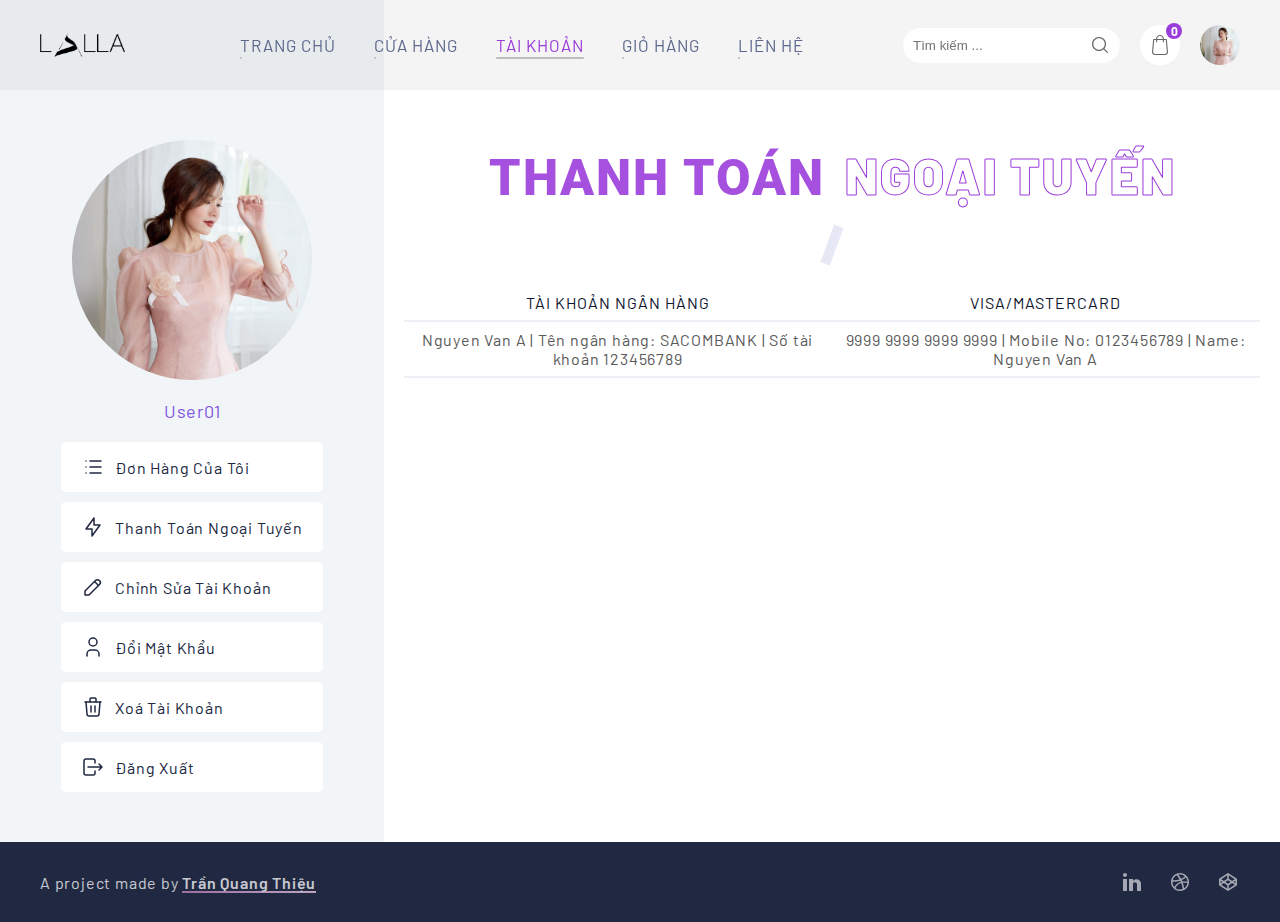
<file: customer/pay_offline.html>
<!DOCTYPE html>
<html lang="en">
<head>
    <meta charset="UTF-8">
    <meta name="viewport" content="width=device-width, initial-scale=1.0">
    <title>Cửa hàng</title>
    <!--css files-->
    <link rel="stylesheet" href="../css/my_account.css">
    <script>
        window.dataLayer = window.dataLayer || [];
    </script>
    
</head>
<body>
    <!--Navigation-->
    <nav class="mainNav">
        <div class="mainNav__logo">
            <a href="#home"><img src="../assets/logo.png" alt=""></a>
        </div>
        <div class="mainNav__wrapper">
            <div class="mainNav__links">
                <a class="mainNav__link" href="../index.html">Trang chủ</a>
                <a class="mainNav__link" href="../shop.html">Cửa hàng</a>
                <a class="mainNav__link active" href="">Tài khoản</a>
                <a class="mainNav__link" href="../cart.html">Giỏ hàng</a>
                <a class="mainNav__link" href="">Liên hệ</a>
            </div>
        </div>

        <div class="mainNav__menu">
            <form action="">
                <div class="mainNav__input">
                    <input type="search" placeholder="Tìm kiếm ...">
                    <button class="mainNav__btnSearch" type="submit"> <img src="../assets/icon-search.svg" alt=""></button>
                </div>
            </form>

            <div class="mainNav__shoppingCart">
                <?xml version="1.0"?>
                <svg xmlns="http://www.w3.org/2000/svg" xmlns:xlink="http://www.w3.org/1999/xlink" version="1.1" id="Capa_1" x="0px" y="0px" viewBox="0 0 489 489" style="enable-background:new 0 0 489 489;" xml:space="preserve" width="512px" height="512px"><g><g>
                    <path d="M440.1,422.7l-28-315.3c-0.6-7-6.5-12.3-13.4-12.3h-57.6C340.3,42.5,297.3,0,244.5,0s-95.8,42.5-96.6,95.1H90.3   c-7,0-12.8,5.3-13.4,12.3l-28,315.3c0,0.4-0.1,0.8-0.1,1.2c0,35.9,32.9,65.1,73.4,65.1h244.6c40.5,0,73.4-29.2,73.4-65.1   C440.2,423.5,440.2,423.1,440.1,422.7z M244.5,27c37.9,0,68.8,30.4,69.6,68.1H174.9C175.7,57.4,206.6,27,244.5,27z M366.8,462   H122.2c-25.4,0-46-16.8-46.4-37.5l26.8-302.3h45.2v41c0,7.5,6,13.5,13.5,13.5s13.5-6,13.5-13.5v-41h139.3v41   c0,7.5,6,13.5,13.5,13.5s13.5-6,13.5-13.5v-41h45.2l26.9,302.3C412.8,445.2,392.1,462,366.8,462z" data-original="#000000" class="active-path" data-old_color="#000000" fill="#666666"/>
                </g></g> </svg>
                <span class="mainNav__itemNumber">0</span>
            </div>

            <div class="mainNav__profile">
                <div class="mainNav__profileImage">
                    <img src="../assets/user.jpg" alt="">
                </div>

                <div class="mainNav__profileMenu">
                    <a href="#" class="mainNav__profileText account"> <?xml version="1.0"?>
                        <svg xmlns="http://www.w3.org/2000/svg" xmlns:xlink="http://www.w3.org/1999/xlink" version="1.1" id="Capa_1" x="0px" y="0px" viewBox="0 0 483.5 483.5" style="enable-background:new 0 0 483.5 483.5;" xml:space="preserve" width="512px" height="512px"><g><g>
                            <g>
                                <path d="M430.75,471.2v-67.8c0-83.9-55-155.2-130.7-179.8c36.4-20.5,61.1-59.5,61.1-104.2c0-65.8-53.6-119.4-119.4-119.4    s-119.4,53.6-119.4,119.4c0,44.7,24.7,83.7,61.1,104.2c-75.8,24.6-130.7,95.9-130.7,179.8v67.8c0,6.8,5.5,12.3,12.3,12.3h353.6    C425.25,483.4,430.75,478,430.75,471.2z M146.75,119.4c0-52.3,42.6-94.9,94.9-94.9s94.9,42.6,94.9,94.9s-42.6,94.9-94.9,94.9    S146.75,171.7,146.75,119.4z M406.25,458.9H77.05v-55.6c0-90.7,73.8-164.6,164.6-164.6s164.6,73.8,164.6,164.6V458.9z" data-original="#000000" class="active-path" data-old_color="#000000" fill="#666666"/>
                            </g>
                        </g></g> </svg>
                        Hồ sơ</a>
                    <a href="#" class="mainNav__profileText"> <?xml version="1.0"?>
                        <svg xmlns="http://www.w3.org/2000/svg" height="512px" viewBox="0 0 431.66 431" width="512px"><g><path d="m75.375 370.960938c2.796875 1.996093 6.421875 2.417968 9.601562 1.117187l110.167969-45.09375c1.625-.664063 3.046875-1.746094 4.121094-3.132813l161.113281-208.03125c10.308594-13.3125 14.863282-30.203124 12.636719-46.898437-2.222656-16.691406-11.039063-31.800781-24.480469-41.949219l-18.53125-14c-27.578125-20.683594-66.644531-15.457031-87.816406 11.75l-161.917969 209.515625c-1.230469 1.597657-1.953125 3.53125-2.070312 5.542969l-7 122.46875c-.195313 3.429688 1.382812 6.71875 4.175781 8.710938zm21.6875-110.753907 73.585938 55.1875-78.578126 32.160157zm92.070312 44.050781-87.175781-65.378906 131.488281-170.140625 86.964844 66.019531zm68.878907-267.308593c14.453125-18.566407 41.113281-22.136719 59.9375-8.019531l18.53125 14c9.175781 6.925781 15.191406 17.238281 16.710937 28.632812 1.519532 11.394531-1.589844 22.921875-8.628906 32.011719l-11.90625 15.371093-86.980469-66.03125zm0 0" data-original="#000000" class="active-path" data-old_color="#000000" fill="#666666"/><path d="m421.660156 411.367188h-411.660156c-5.523438 0-10 4.476562-10 10 0 5.523437 4.476562 10 10 10h411.660156c5.523438 0 10-4.476563 10-10 0-5.523438-4.476562-10-10-10zm0 0" data-original="#000000" class="active-path" data-old_color="#000000" fill="#666666"/></g> </svg>
                        Chỉnh sửa hồ sơ</a>
                    <a href="#" class="mainNav__profileText"> <?xml version="1.0"?>
                        <svg xmlns="http://www.w3.org/2000/svg" xmlns:xlink="http://www.w3.org/1999/xlink" version="1.1" id="Capa_1" x="0px" y="0px" viewBox="0 0 478.703 478.703" style="enable-background:new 0 0 478.703 478.703;" xml:space="preserve" width="512px" height="512px"><g><g>
                            <g>
                                <path d="M454.2,189.101l-33.6-5.7c-3.5-11.3-8-22.2-13.5-32.6l19.8-27.7c8.4-11.8,7.1-27.9-3.2-38.1l-29.8-29.8    c-5.6-5.6-13-8.7-20.9-8.7c-6.2,0-12.1,1.9-17.1,5.5l-27.8,19.8c-10.8-5.7-22.1-10.4-33.8-13.9l-5.6-33.2    c-2.4-14.3-14.7-24.7-29.2-24.7h-42.1c-14.5,0-26.8,10.4-29.2,24.7l-5.8,34c-11.2,3.5-22.1,8.1-32.5,13.7l-27.5-19.8    c-5-3.6-11-5.5-17.2-5.5c-7.9,0-15.4,3.1-20.9,8.7l-29.9,29.8c-10.2,10.2-11.6,26.3-3.2,38.1l20,28.1    c-5.5,10.5-9.9,21.4-13.3,32.7l-33.2,5.6c-14.3,2.4-24.7,14.7-24.7,29.2v42.1c0,14.5,10.4,26.8,24.7,29.2l34,5.8    c3.5,11.2,8.1,22.1,13.7,32.5l-19.7,27.4c-8.4,11.8-7.1,27.9,3.2,38.1l29.8,29.8c5.6,5.6,13,8.7,20.9,8.7c6.2,0,12.1-1.9,17.1-5.5    l28.1-20c10.1,5.3,20.7,9.6,31.6,13l5.6,33.6c2.4,14.3,14.7,24.7,29.2,24.7h42.2c14.5,0,26.8-10.4,29.2-24.7l5.7-33.6    c11.3-3.5,22.2-8,32.6-13.5l27.7,19.8c5,3.6,11,5.5,17.2,5.5l0,0c7.9,0,15.3-3.1,20.9-8.7l29.8-29.8c10.2-10.2,11.6-26.3,3.2-38.1    l-19.8-27.8c5.5-10.5,10.1-21.4,13.5-32.6l33.6-5.6c14.3-2.4,24.7-14.7,24.7-29.2v-42.1    C478.9,203.801,468.5,191.501,454.2,189.101z M451.9,260.401c0,1.3-0.9,2.4-2.2,2.6l-42,7c-5.3,0.9-9.5,4.8-10.8,9.9    c-3.8,14.7-9.6,28.8-17.4,41.9c-2.7,4.6-2.5,10.3,0.6,14.7l24.7,34.8c0.7,1,0.6,2.5-0.3,3.4l-29.8,29.8c-0.7,0.7-1.4,0.8-1.9,0.8    c-0.6,0-1.1-0.2-1.5-0.5l-34.7-24.7c-4.3-3.1-10.1-3.3-14.7-0.6c-13.1,7.8-27.2,13.6-41.9,17.4c-5.2,1.3-9.1,5.6-9.9,10.8l-7.1,42    c-0.2,1.3-1.3,2.2-2.6,2.2h-42.1c-1.3,0-2.4-0.9-2.6-2.2l-7-42c-0.9-5.3-4.8-9.5-9.9-10.8c-14.3-3.7-28.1-9.4-41-16.8    c-2.1-1.2-4.5-1.8-6.8-1.8c-2.7,0-5.5,0.8-7.8,2.5l-35,24.9c-0.5,0.3-1,0.5-1.5,0.5c-0.4,0-1.2-0.1-1.9-0.8l-29.8-29.8    c-0.9-0.9-1-2.3-0.3-3.4l24.6-34.5c3.1-4.4,3.3-10.2,0.6-14.8c-7.8-13-13.8-27.1-17.6-41.8c-1.4-5.1-5.6-9-10.8-9.9l-42.3-7.2    c-1.3-0.2-2.2-1.3-2.2-2.6v-42.1c0-1.3,0.9-2.4,2.2-2.6l41.7-7c5.3-0.9,9.6-4.8,10.9-10c3.7-14.7,9.4-28.9,17.1-42    c2.7-4.6,2.4-10.3-0.7-14.6l-24.9-35c-0.7-1-0.6-2.5,0.3-3.4l29.8-29.8c0.7-0.7,1.4-0.8,1.9-0.8c0.6,0,1.1,0.2,1.5,0.5l34.5,24.6    c4.4,3.1,10.2,3.3,14.8,0.6c13-7.8,27.1-13.8,41.8-17.6c5.1-1.4,9-5.6,9.9-10.8l7.2-42.3c0.2-1.3,1.3-2.2,2.6-2.2h42.1    c1.3,0,2.4,0.9,2.6,2.2l7,41.7c0.9,5.3,4.8,9.6,10,10.9c15.1,3.8,29.5,9.7,42.9,17.6c4.6,2.7,10.3,2.5,14.7-0.6l34.5-24.8    c0.5-0.3,1-0.5,1.5-0.5c0.4,0,1.2,0.1,1.9,0.8l29.8,29.8c0.9,0.9,1,2.3,0.3,3.4l-24.7,34.7c-3.1,4.3-3.3,10.1-0.6,14.7    c7.8,13.1,13.6,27.2,17.4,41.9c1.3,5.2,5.6,9.1,10.8,9.9l42,7.1c1.3,0.2,2.2,1.3,2.2,2.6v42.1H451.9z" data-original="#000000" class="active-path" data-old_color="#000000" fill="#666666"/>
                                <path d="M239.4,136.001c-57,0-103.3,46.3-103.3,103.3s46.3,103.3,103.3,103.3s103.3-46.3,103.3-103.3S296.4,136.001,239.4,136.001    z M239.4,315.601c-42.1,0-76.3-34.2-76.3-76.3s34.2-76.3,76.3-76.3s76.3,34.2,76.3,76.3S281.5,315.601,239.4,315.601z" data-original="#000000" class="active-path" data-old_color="#000000" fill="#666666"/>
                            </g>
                        </g></g> </svg>
                        Cài đặt tài khoản</a>
                    <a href="#" class="mainNav__profileText"> <?xml version="1.0"?>
                        <svg xmlns="http://www.w3.org/2000/svg" xmlns:xlink="http://www.w3.org/1999/xlink" version="1.1" id="Capa_1" x="0px" y="0px" viewBox="0 0 56 56" style="enable-background:new 0 0 56 56;" xml:space="preserve" width="512px" height="512px"><g><g>
                            <path d="M35.31,5.042c-0.532-0.155-1.085,0.15-1.24,0.68s0.149,1.085,0.68,1.24C44.906,9.932,52,19.405,52,30   c0,13.233-10.767,24-24,24S4,43.233,4,30C4,19.392,11.105,9.915,21.279,6.953c0.53-0.154,0.835-0.709,0.681-1.239   c-0.153-0.53-0.708-0.839-1.239-0.681C9.698,8.241,2,18.508,2,30c0,14.337,11.663,26,26,26s26-11.663,26-26   C54,18.522,46.314,8.26,35.31,5.042z" data-original="#000000" class="active-path" data-old_color="#000000" fill="#666666"/>
                            <path d="M28,27c0.553,0,1-0.447,1-1V1c0-0.553-0.447-1-1-1s-1,0.447-1,1v25C27,26.553,27.447,27,28,27z" data-original="#000000" class="active-path" data-old_color="#000000" fill="#666666"/>
                        </g></g> </svg>
                        Đăng xuất</a>
                </div>
            </div>

            <div class="mainNav__icon"><span></span></div>
        </div>
    </nav>
    <!--end Navigation-->

    <!--Content-->
    <div class="wrapper">
        <div class="content">
            <section class="left">
                <div class="left__content">
                    <div class="left__avatar">
                        <img src="customer_images/profile.jpg" alt="">
                    </div>
                    <div class="left__name">User01</div>
                    <div class="left__links">
                        <a class="left__link" href="">
                            <img src="../assets/icon-list.svg" alt="">Đơn Hàng Của Tôi
                        </a>
                        <a class="left__link" href="pay_offline.html">
                            <img src="../assets/icon-bolt.svg" alt="">Thanh Toán Ngoại Tuyến
                        </a>
                        <a class="left__link" href="edit_account.html">
                            <img src="../assets/icon-pencil.svg" alt="">Chỉnh Sửa Tài Khoản
                        </a>
                        <a class="left__link" href="change_password.html">
                            <img src="../assets/icon-user.svg" alt="">Đổi Mật Khẩu
                        </a>
                        <a class="left__link" href="delete_account.html">
                            <img src="../assets/icon-trash.svg" alt="">Xoá Tài Khoản
                        </a>
                        <a class="left__link" href="">
                            <img src="../assets/icon-logout.svg" alt="">Đăng Xuất
                        </a>
                    </div>
                </div>
            </section>

            <section class="right">
                <section class="right__content">
                    <div class="tableWrapper">
                        <h3 class="sectionTitle"><span>Thanh toán</span><b>ngoại tuyến</b></h3>
                        <table>
                            <thead>
                                <tr>
                                    <th colspan="4">Tài Khoản Ngân Hàng</th>
                                    <th colspan="4">Visa/MasterCard</th>
                                </tr>
                            </thead>

                            <tbody>
                                <tr>
                                    <td data-label="Tài khoản" colspan="4">Nguyen Van A | Tên ngân hàng: SACOMBANK | Số tài khoản 123456789</td>
                                    <td data-label="Số tài khoản" colspan="4">9999 9999 9999 9999 | Mobile No: 0123456789 | Name: Nguyen Van A</td>
                                </tr>
                            </tbody>
                        </table>
                    </div>
                </section>
            </section>
        </div>

        <!--Footer-->
        <footer class="footer">
            <p class="footer__text">A project made by <a href="https://www.facebook.com/TQT.2203/" target="_blank" rel="noopener"
                class="link">Trần Quang Thiệu</a></p>
            <div class="footer__icons">
    
                <a href="#" target="_blank" rel="noopener"
                    class="footer__icon linkedin"><span></span>
                    <p>Linkedin</p>
                </a>
    
                <a href="#" target="_blank" rel="noopener"
                    class="footer__icon dribbble"><span></span>
                    <p>Dribbble</p>
                </a>
    
                <a href="#" target="_blank" rel="noopener"
                    class="footer__icon codepen"><span></span>
                    <p>Codepen</p>
                </a>
            </div>
        </footer>
        <!--end Footer-->
    </div>

    <!--Script Files-->

    <!--General-->
    <script src="../js/main.js"></script>
    <!--end Script Files-->
</body>
</html>
</file>
<file: css/main.css>
@import url("https://fonts.googleapis.com/css?family=Barlow+Condensed:200,300,400,500,600,700,800,900|Barlow:200,300,400,500,600,700,800,900&display=swap");
@import url("https://fonts.googleapis.com/css?family=IBM+Plex+Mono|IBM+Plex+Sans:100,700|IBM+Plex+Serif");
@import url("https://fonts.googleapis.com/css?family=Roboto:100,300,400,500,700,900&display=swap");
@import url("https://fonts.googleapis.com/css?family=Source+Code+Pro:200,300,400,500,600,700,900");
* {
  margin: 0;
  padding: 0;
  list-style: none;
  border: 0;
  -webkit-tap-highlight-color: transparent;
  text-decoration: none;
  color: inherit;
  box-sizing: border-box;
}

*:focus {
  outline: 0;
}

* input::-webkit-outer-spin-button,
* input::-webkit-inner-spin-button {
  -webkit-appearance: none;
  margin: 0;
}

body {
  font-family: "Barlow", sans-serif;
  background-color: white;
}

.btnMore {
  height: 40px;
  padding: 0 24px;
  background-color: #202842;
  color: white;
  text-transform: uppercase;
  font-weight: 700;
  border-radius: 8px;
  letter-spacing: 1.5px;
  font-size: 12px;
  cursor: pointer;
  transition: all 0.2s ease;
  box-shadow: 0px 6px 20px -8px #202842;
  margin: auto;
  display: block;
  margin-top: 40px;
}

.btnMore:hover {
  transform: translateY(3px);
  box-shadow: 0px 0px 0px 0px #9225f0;
}

.link {
  position: relative;
  font-weight: 600;
}

.link:before, .link:after {
  transition: all 0.4s ease;
  content: '';
  width: 100%;
  height: 2px;
  background: linear-gradient(45deg, #cc86c1, #eecee9);
  position: absolute;
  z-index: -1;
  bottom: -1px;
  right: 0;
  transition: all 0.4s ease;
}

.link:after {
  left: 0;
  width: 0;
  transition-delay: 0.2s;
}

.link:hover:before {
  width: 0%;
}

.link:hover:after {
  width: 100%;
}

.mainNav {
  display: flex;
  justify-content: space-between;
  position: fixed;
  width: 100%;
  height: 90px;
  z-index: 3;
  transition: all 0.4s ease;
  padding: 0 40px;
}

@media screen and (max-width: 799px) {
  .mainNav {
    height: 60px;
    padding: 0 10px;
  }
}

.mainNav__logo {
  display: flex;
  align-items: center;
}

.mainNav__logo a {
  display: flex;
  align-items: center;
}

.mainNav__logo img {
  width: 85px;
  margin-right: 10px;
}

@media screen and (max-width: 799px) {
  .mainNav__logo img {
    width: 65px;
  }
}

.mainNav__wrapper {
  height: 100%;
  display: flex;
  align-items: center;
}

@media screen and (max-width: 1125px) {
  .mainNav__wrapper {
    transition: all 0.4s ease;
    height: 100vh;
    right: 0;
    top: 0;
    position: fixed;
    width: 100%;
    padding: 0 10%;
    display: flex;
    justify-content: center;
    visibility: hidden;
  }
  .mainNav__wrapper:before, .mainNav__wrapper:after {
    content: '';
    width: 100%;
    height: 100%;
    position: absolute;
    top: 0;
    right: 0;
    transform: translateX(100%);
    background-color: rgba(54, 54, 54, 0.5);
    opacity: 1;
    transition: all 0.4s 0.2s ease;
  }
  .mainNav__wrapper:after {
    transition: all 0.4s ease;
    background: linear-gradient(148deg, #202842, #9b3dda);
  }
}

.mainNav__icon {
  min-width: 32px;
  height: 32px;
  display: none;
  z-index: 1;
  justify-content: center;
  align-items: center;
  cursor: pointer;
}

@media screen and (max-width: 1125px) {
  .mainNav__icon {
    display: flex;
  }
}

.mainNav__icon span {
  width: 100%;
  height: 2px;
  background-color: #9b3dda;
  position: relative;
  display: flex;
  justify-content: center;
  align-items: center;
  transition: all 0.2s ease;
}

.mainNav__icon span:before, .mainNav__icon span:after {
  content: '';
  width: 32px;
  height: 100%;
  position: absolute;
  background-color: inherit;
  transition: inherit;
}

.mainNav__icon span:before {
  transform: translateY(-8px);
}

.mainNav__icon span:after {
  transform: translateY(8px);
}

.mainNav__links {
  transition: all 0.4s ease;
  z-index: 1;
  color: white;
  display: flex;
}

@media screen and (max-width: 1125px) {
  .mainNav__links {
    display: none;
    transition-delay: 0.4s;
  }
}

.mainNav__link {
  font-size: 17px;
  margin-left: 38px;
  font-weight: 400;
  letter-spacing: 1px;
  text-transform: uppercase;
  transition: all 0.4s ease;
  position: relative;
}

@media screen and (max-width: 1125px) {
  .mainNav__link {
    margin-left: 0px;
    margin-bottom: 40px;
    opacity: 0;
    color: white;
    font-size: 18px;
  }
  .mainNav__link:last-child {
    margin-bottom: 0px;
  }
}

.mainNav__link:first-child {
  margin-left: 5px;
}

@media screen and (max-width: 799px) {
  .mainNav__link:first-child {
    margin-left: 0px;
  }
}

.mainNav__link:before {
  content: '';
  position: absolute;
  background-color: white;
  width: 2px;
  height: 2px;
  border-radius: 2px;
  bottom: -4px;
  transition: all 0.3s ease;
}

.mainNav__link:hover {
  color: #9b3dda;
}

.mainNav__link:hover:before {
  width: 100%;
  left: calc(100% - 100%);
}

@media screen and (max-width: 1125px) {
  .mainNav__link:hover {
    color: rgba(255, 255, 255, 0.5);
  }
}

.mainNav__link.active {
  color: #9b3dda;
}

.mainNav__link.active:before {
  width: 100%;
  left: calc(100% - 100%);
}

.mainNav__menu {
  display: flex;
  justify-content: center;
  align-items: center;
}

.mainNav__input {
  display: flex;
  justify-content: center;
  align-items: center;
  margin-right: 20px;
  position: relative;
}

@media screen and (max-width: 799px) {
  .mainNav__input {
    margin-right: 15px;
  }
}

@media screen and (max-width: 512px) {
  .mainNav__input {
    margin-right: 5px;
  }
}

.mainNav__input input {
  background-color: rgba(255, 255, 255, 0.9);
  backdrop-filter: blur(5px);
  width: 100%;
  padding-left: 10px;
  padding-right: 30px;
  border-radius: 20px;
  color: rgba(0, 0, 0, 0.9);
  height: 35px;
}

.mainNav__input input:focus {
  box-shadow: 0px 7px 20px rgba(255, 255, 255, 0.5);
}

.mainNav__input input::-webkit-search-cancel-button {
  cursor: pointer;
}

.mainNav__btnSearch {
  position: absolute;
  right: 10px;
  background-color: transparent;
  width: 20px;
  height: 20px;
  transition: all 0.3s ease;
  cursor: pointer;
}

.mainNav__btnSearch img {
  width: 16px;
  height: 16px;
  transform: translateY(1px);
}

.mainNav__btnSearch:hover {
  transform: scale(1.02);
  opacity: 0.6;
}

.mainNav__shoppingCart {
  margin-right: 20px;
  display: flex;
  justify-content: center;
  align-items: center;
  background-color: white;
  min-width: 40px;
  height: 40px;
  border-radius: 100%;
  position: relative;
  cursor: pointer;
  transition: all 0.4s ease;
}

.mainNav__shoppingCart svg {
  width: 20px;
  height: 20px;
}

@media screen and (max-width: 799px) {
  .mainNav__shoppingCart svg {
    width: 22px;
    height: 22px;
  }
}

@media screen and (max-width: 799px) {
  .mainNav__shoppingCart svg g path {
    fill: white;
  }
}

@media screen and (max-width: 799px) {
  .mainNav__shoppingCart {
    margin-right: 15px;
    background-color: transparent;
  }
}

@media screen and (max-width: 512px) {
  .mainNav__shoppingCart {
    margin-right: 10px;
  }
}

.mainNav__itemNumber {
  width: 16px;
  height: 16px;
  font-size: 12px;
  font-weight: bold;
  color: white;
  border-radius: 100%;
  background-color: #9b3dda;
  display: flex;
  justify-content: center;
  align-items: center;
  position: absolute;
  top: -2px;
  right: -2px;
}

.mainNav__profile {
  position: relative;
}

.mainNav__profileImage {
  width: 40px;
  height: 40px;
  border-radius: 100%;
  cursor: pointer;
}

@media screen and (max-width: 1125px) {
  .mainNav__profileImage {
    margin-right: 15px;
  }
}

.mainNav__profileImage img {
  width: 40px;
  height: 40px;
  border-radius: 100%;
  object-fit: cover;
}

.mainNav__profileMenu {
  width: 240px;
  background-color: white;
  border-radius: 5px;
  box-shadow: 0px 5px 20px -5px rgba(0, 0, 0, 0.1);
  position: absolute;
  top: 60px;
  right: -20px;
  padding: 15px;
  display: flex;
  flex-direction: column;
  transform: translateY(20px);
  transition: all 0.4s ease;
  visibility: hidden;
  opacity: 0;
}

@media screen and (max-width: 1125px) {
  .mainNav__profileMenu {
    right: -6px;
  }
}

@media screen and (max-width: 799px) {
  .mainNav__profileMenu {
    top: 60px;
    right: -22px;
  }
}

.mainNav__profileMenu:before {
  content: '';
  position: absolute;
  width: 20px;
  height: 20px;
  border-radius: 1px;
  background-color: white;
  top: -9px;
  right: 30px;
  transform: rotate(45deg);
}

@media screen and (max-width: 799px) {
  .mainNav__profileMenu:before {
    right: 47px;
  }
}

.mainNav__profile:hover .mainNav__profileMenu {
  visibility: visible;
  opacity: 1;
  transform: translateY(0px);
}

.mainNav__profileText {
  margin-bottom: 10px;
  color: #6E6D7A;
  font-size: 18px;
  font-weight: 400;
  padding: 8px;
  border-radius: 4px;
  display: flex;
  align-items: center;
}

.mainNav__profileText:last-child {
  margin-bottom: 0px;
}

@media screen and (max-width: 799px) {
  .mainNav__profileText:first-child {
    margin-top: 5px;
  }
}

.mainNav__profileText:hover {
  background-color: rgba(32, 40, 66, 0.2);
}

.mainNav__profileText svg {
  width: 20px;
  height: 20px;
  margin-right: 10px;
}

.mainNav__profileText.account {
  border-bottom: 1px solid rgba(0, 0, 0, 0.1);
  border-top-left-radius: 4px;
  border-top-right-radius: 4px;
  border-bottom-left-radius: 0;
  border-bottom-right-radius: 0;
}

.mainNav.fixed {
  background-color: rgba(255, 255, 255, 0.9);
  box-shadow: 0px 0px 20px rgba(0, 0, 0, 0.2);
}

.mainNav.fixed .mainNav__link {
  color: #5D698D;
}

.mainNav.fixed .mainNav__link:hover {
  color: #9b3dda;
}

@media screen and (max-width: 1125px) {
  .mainNav.fixed .mainNav__link:hover {
    color: rgba(255, 255, 255, 0.5);
  }
}

@media screen and (max-width: 1125px) {
  .mainNav.fixed .mainNav__link {
    color: white;
  }
}

.mainNav.fixed .mainNav__link:before {
  background-color: #BDBDBD;
}

@media screen and (max-width: 799px) {
  .mainNav.fixed .mainNav__link:before {
    background-color: white;
  }
}

.mainNav.fixed .mainNav__input input {
  background-color: rgba(93, 105, 141, 0.1);
}

@media screen and (max-width: 799px) {
  .mainNav.fixed .mainNav__shoppingCart svg g path {
    fill: #666666;
  }
}

.mainNav.navOpen .mainNav__icon span {
  background-color: white;
  width: 0;
  transform: rotate(90deg);
}

.mainNav.navOpen .mainNav__icon span:before {
  transform: rotate(45deg);
}

.mainNav.navOpen .mainNav__icon span:after {
  transform: rotate(-45deg);
}

.mainNav.navOpen .mainNav__wrapper {
  visibility: visible;
  z-index: 1;
}

.mainNav.navOpen .mainNav__wrapper:before, .mainNav.navOpen .mainNav__wrapper:after {
  transition: all 0.6s 0.2s ease;
  transform: translateX(0%);
}

.mainNav.navOpen .mainNav__wrapper:after {
  transition-delay: 0.3s;
}

.mainNav.navOpen .mainNav__links {
  flex-direction: column;
  align-items: center;
  display: flex;
}

.mainNav.navOpen .mainNav__link {
  transition: all 0.4s ease;
  animation: enter 0.4s ease backwards;
  animation-delay: 0.2s;
  opacity: 1;
}

.mainNav.navOpen .mainNav__link:nth-child(1) {
  animation-delay: 0;
}

.mainNav.navOpen .mainNav__link:nth-child(1) {
  animation-delay: 0.2s;
}

.mainNav.navOpen .mainNav__link:nth-child(2) {
  animation-delay: 0.4s;
}

.mainNav.navOpen .mainNav__link:nth-child(3) {
  animation-delay: 0.6s;
}

.mainNav.navOpen .mainNav__link:nth-child(4) {
  animation-delay: 0.8s;
}

.mainNav.navOpen .mainNav__link:nth-child(5) {
  animation-delay: 1s;
}

.mainNav.navOpen .mainNav__link:nth-child(6) {
  animation-delay: 1.2s;
}

.mainNav.navOpen .mainNav__link:nth-child(7) {
  animation-delay: 1.4s;
}

.mainNav.navOpen .mainNav__link:nth-child(8) {
  animation-delay: 1.6s;
}

.mainNav.navOpen .mainNav__link:nth-child(9) {
  animation-delay: 1.8s;
}

.mainNav.navOpen .mainNav__link:nth-child(10) {
  animation-delay: 2s;
}

.mainNav.navOpen .mainNav__link:nth-child(11) {
  animation-delay: 2.2s;
}

.mainNav.navOpen .mainNav__link:nth-child(12) {
  animation-delay: 2.4s;
}

.mainNav.navOpen .mainNav__link:nth-child(13) {
  animation-delay: 2.6s;
}

.mainNav.navOpen .mainNav__link:nth-child(14) {
  animation-delay: 2.8s;
}

.mainNav.navOpen .mainNav__link:nth-child(15) {
  animation-delay: 3s;
}

.mainNav.navOpen .mainNav__link:nth-child(16) {
  animation-delay: 3.2s;
}

.mainNav.navOpen .mainNav__link:nth-child(17) {
  animation-delay: 3.4s;
}

.mainNav.navOpen .mainNav__link:nth-child(18) {
  animation-delay: 3.6s;
}

.mainNav.navOpen .mainNav__link:nth-child(19) {
  animation-delay: 3.8s;
}

.mainNav.navOpen .mainNav__link:nth-child(20) {
  animation-delay: 4s;
}

.mainNav.navOpen .mainNav__link:nth-child(21) {
  animation-delay: 4.2s;
}

.mainNav.navOpen .mainNav__link:nth-child(22) {
  animation-delay: 4.4s;
}

.mainNav.navOpen .mainNav__link:nth-child(23) {
  animation-delay: 4.6s;
}

.mainNav.navOpen .mainNav__link:nth-child(24) {
  animation-delay: 4.8s;
}

.mainNav.navOpen .mainNav__link:nth-child(25) {
  animation-delay: 5s;
}

.mainNav.navOpen .mainNav__link:nth-child(26) {
  animation-delay: 5.2s;
}

.mainNav.navOpen .mainNav__link:nth-child(27) {
  animation-delay: 5.4s;
}

.mainNav.navOpen .mainNav__link:nth-child(28) {
  animation-delay: 5.6s;
}

.mainNav.navOpen .mainNav__link:nth-child(29) {
  animation-delay: 5.8s;
}

.mainNav.navOpen .mainNav__link:nth-child(30) {
  animation-delay: 6s;
}

.mainNav.navOpen .mainNav__link:nth-child(31) {
  animation-delay: 6.2s;
}

.mainNav.navOpen .mainNav__link:nth-child(32) {
  animation-delay: 6.4s;
}

.mainNav.navOpen .mainNav__link:nth-child(33) {
  animation-delay: 6.6s;
}

.mainNav.navOpen .mainNav__link:nth-child(34) {
  animation-delay: 6.8s;
}

.mainNav.navOpen .mainNav__link:nth-child(35) {
  animation-delay: 7s;
}

.mainNav.navOpen .mainNav__link:nth-child(36) {
  animation-delay: 7.2s;
}

.mainNav.navOpen .mainNav__link:nth-child(37) {
  animation-delay: 7.4s;
}

.mainNav.navOpen .mainNav__link:nth-child(38) {
  animation-delay: 7.6s;
}

.mainNav.navOpen .mainNav__link:nth-child(39) {
  animation-delay: 7.8s;
}

.mainNav.navOpen .mainNav__link:nth-child(40) {
  animation-delay: 8s;
}

.mainNav.navOpen .mainNav__link:nth-child(41) {
  animation-delay: 8.2s;
}

.mainNav.navOpen .mainNav__link:nth-child(42) {
  animation-delay: 8.4s;
}

.mainNav.navOpen .mainNav__link:nth-child(43) {
  animation-delay: 8.6s;
}

.mainNav.navOpen .mainNav__link:nth-child(44) {
  animation-delay: 8.8s;
}

.mainNav.navOpen .mainNav__link:nth-child(45) {
  animation-delay: 9s;
}

.mainNav.navOpen .mainNav__link:nth-child(46) {
  animation-delay: 9.2s;
}

.mainNav.navOpen .mainNav__link:nth-child(47) {
  animation-delay: 9.4s;
}

.mainNav.navOpen .mainNav__link:nth-child(48) {
  animation-delay: 9.6s;
}

.mainNav.navOpen .mainNav__link:nth-child(49) {
  animation-delay: 9.8s;
}

.mainNav.navOpen .mainNav__link:nth-child(50) {
  animation-delay: 10s;
}

.mainNav.navOpen .mainNav__link:nth-child(51) {
  animation-delay: 10.2s;
}

.mainNav.navOpen .mainNav__link:nth-child(52) {
  animation-delay: 10.4s;
}

.mainNav.navOpen .mainNav__link:nth-child(53) {
  animation-delay: 10.6s;
}

.mainNav.navOpen .mainNav__link:nth-child(54) {
  animation-delay: 10.8s;
}

.mainNav.navOpen .mainNav__link:nth-child(55) {
  animation-delay: 11s;
}

.mainNav.navOpen .mainNav__link:nth-child(56) {
  animation-delay: 11.2s;
}

.mainNav.navOpen .mainNav__link:nth-child(57) {
  animation-delay: 11.4s;
}

.mainNav.navOpen .mainNav__link:nth-child(58) {
  animation-delay: 11.6s;
}

.mainNav.navOpen .mainNav__link:nth-child(59) {
  animation-delay: 11.8s;
}

.mainNav.navOpen .mainNav__link:nth-child(60) {
  animation-delay: 12s;
}

.mainNav.navOpen .mainNav__link:nth-child(61) {
  animation-delay: 12.2s;
}

.mainNav.navOpen .mainNav__link:nth-child(62) {
  animation-delay: 12.4s;
}

.mainNav.navOpen .mainNav__link:nth-child(63) {
  animation-delay: 12.6s;
}

.mainNav.navOpen .mainNav__link:nth-child(64) {
  animation-delay: 12.8s;
}

.mainNav.navOpen .mainNav__link:nth-child(65) {
  animation-delay: 13s;
}

.mainNav.navOpen .mainNav__link:nth-child(66) {
  animation-delay: 13.2s;
}

.mainNav.navOpen .mainNav__link:nth-child(67) {
  animation-delay: 13.4s;
}

.mainNav.navOpen .mainNav__link:nth-child(68) {
  animation-delay: 13.6s;
}

.mainNav.navOpen .mainNav__link:nth-child(69) {
  animation-delay: 13.8s;
}

.mainNav.navOpen .mainNav__link:nth-child(70) {
  animation-delay: 14s;
}

.mainNav.navOpen .mainNav__link:nth-child(71) {
  animation-delay: 14.2s;
}

.mainNav.navOpen .mainNav__link:nth-child(72) {
  animation-delay: 14.4s;
}

.mainNav.navOpen .mainNav__link:nth-child(73) {
  animation-delay: 14.6s;
}

.mainNav.navOpen .mainNav__link:nth-child(74) {
  animation-delay: 14.8s;
}

.mainNav.navOpen .mainNav__link:nth-child(75) {
  animation-delay: 15s;
}

.mainNav.navOpen .mainNav__link:nth-child(76) {
  animation-delay: 15.2s;
}

.mainNav.navOpen .mainNav__link:nth-child(77) {
  animation-delay: 15.4s;
}

.mainNav.navOpen .mainNav__link:nth-child(78) {
  animation-delay: 15.6s;
}

.mainNav.navOpen .mainNav__link:nth-child(79) {
  animation-delay: 15.8s;
}

.mainNav.navOpen .mainNav__link:nth-child(80) {
  animation-delay: 16s;
}

.mainNav.navOpen .mainNav__link:nth-child(81) {
  animation-delay: 16.2s;
}

.mainNav.navOpen .mainNav__link:nth-child(82) {
  animation-delay: 16.4s;
}

.mainNav.navOpen .mainNav__link:nth-child(83) {
  animation-delay: 16.6s;
}

.mainNav.navOpen .mainNav__link:nth-child(84) {
  animation-delay: 16.8s;
}

.mainNav.navOpen .mainNav__link:nth-child(85) {
  animation-delay: 17s;
}

.mainNav.navOpen .mainNav__link:nth-child(86) {
  animation-delay: 17.2s;
}

.mainNav.navOpen .mainNav__link:nth-child(87) {
  animation-delay: 17.4s;
}

.mainNav.navOpen .mainNav__link:nth-child(88) {
  animation-delay: 17.6s;
}

.mainNav.navOpen .mainNav__link:nth-child(89) {
  animation-delay: 17.8s;
}

.mainNav.navOpen .mainNav__link:nth-child(90) {
  animation-delay: 18s;
}

.mainNav.navOpen .mainNav__link:nth-child(91) {
  animation-delay: 18.2s;
}

.mainNav.navOpen .mainNav__link:nth-child(92) {
  animation-delay: 18.4s;
}

.mainNav.navOpen .mainNav__link:nth-child(93) {
  animation-delay: 18.6s;
}

.mainNav.navOpen .mainNav__link:nth-child(94) {
  animation-delay: 18.8s;
}

.mainNav.navOpen .mainNav__link:nth-child(95) {
  animation-delay: 19s;
}

.mainNav.navOpen .mainNav__link:nth-child(96) {
  animation-delay: 19.2s;
}

.mainNav.navOpen .mainNav__link:nth-child(97) {
  animation-delay: 19.4s;
}

.mainNav.navOpen .mainNav__link:nth-child(98) {
  animation-delay: 19.6s;
}

.mainNav.navOpen .mainNav__link:nth-child(99) {
  animation-delay: 19.8s;
}

.mainNav.navOpen .mainNav__link:nth-child(100) {
  animation-delay: 20s;
}

@keyframes enter {
  0% {
    transform: translateY(40px);
    opacity: 0;
  }
}

.sliderHeading .swiper-container {
  padding: 0;
  height: 700px;
  width: 100%;
  display: flex;
  align-items: center;
  justify-content: center;
  transition: all 0.3s ease;
}

@media screen and (max-width: 799px) {
  .sliderHeading .swiper-container {
    height: 500px;
  }
}

.sliderHeading .swiper-slide {
  width: 100%;
  background-size: cover;
  display: flex;
  align-items: center;
  justify-content: center;
  transition: all 0.3s ease;
}

.sliderHeading .swiper-slide:after {
  content: '';
  background-image: linear-gradient(0deg, black, rgba(0, 0, 0, 0.3), rgba(0, 0, 0, 0.1));
  position: absolute;
  width: 100%;
  height: 100%;
  bottom: 0;
  z-index: 1;
  opacity: 0.3;
}

.sliderHeading .swiper-slide:before {
  content: '';
  background-color: rgba(69, 69, 78, 0.2);
  background-image: linear-gradient(180deg, rgba(255, 234, 213, 0.3), rgba(241, 244, 255, 0.3));
  position: absolute;
  width: 100%;
  height: 100%;
  bottom: 0;
  z-index: 1;
}

.sliderHeading .swiper-button-prev,
.sliderHeading .swiper-button-next {
  width: 50px;
  height: 50px;
  background-image: none;
  display: flex;
  align-items: center;
  justify-content: center;
}

.sliderHeading .swiper-button-prev {
  left: 30px;
}

.sliderHeading .swiper-button-next {
  right: 30px;
}

.sliderHeading .swiper-button-prev span,
.sliderHeading .swiper-button-next span {
  width: 10px;
  height: 10px;
  display: flex;
  align-items: center;
  justify-content: center;
  background-color: transparent;
  position: absolute;
  border: solid 2px white;
  border-left: 0;
  border-bottom: 0;
  transition: all 0.3s ease;
  box-sizing: initial;
}

.sliderHeading .swiper-button-prev span {
  transform: rotate(-135deg);
  left: 50%;
}

.sliderHeading .swiper-button-next span {
  transform: rotate(45deg);
  right: 50%;
}

.sliderHeading .swiper-button-prev span:after,
.sliderHeading .swiper-button-next span:after {
  content: '';
  position: absolute;
  background-color: white;
  width: 0px;
  height: 2px;
  transition: all 0.3s ease;
  transform: rotate(-45deg);
}

.sliderHeading .swiper-button-prev:hover span {
  left: 30%;
}

.sliderHeading .swiper-button-next:hover span {
  right: 30%;
}

.sliderHeading .swiper-button-prev:hover span:after,
.sliderHeading .swiper-button-next:hover span:after {
  width: calc(20px - 4px);
}

@media screen and (max-width: 799px) {
  .sliderHeading .swiper-button-prev {
    left: 0px;
  }
  .sliderHeading .swiper-button-next {
    right: 0px;
  }
  .sliderHeading .swiper-button-prev:hover span {
    left: 50%;
  }
  .sliderHeading .swiper-button-next:hover span {
    right: 50%;
  }
  .sliderHeading .swiper-button-prev:hover span:after,
  .sliderHeading .swiper-button-next:hover span:after {
    display: none;
  }
}

.sliderHeading .swiper-pagination {
  height: 40px;
}

.sliderHeading .swiper-pagination-bullet {
  background-color: transparent;
  border: solid 1px white;
  opacity: 1;
  transition: all 0.3s ease-in-out;
  box-sizing: initial;
}

.sliderHeading .swiper-pagination-bullet:hover {
  background-color: white;
}

.sliderHeading .swiper-pagination-bullet-active {
  width: 20px;
  border-radius: 50px;
  transition: all 0.3s ease-in-out;
  left: 0;
  background-color: transparent;
  border: solid 1px white;
}

.sliderHeading .slide-text {
  text-align: center;
  color: white;
  opacity: 1;
  z-index: 2;
  font-family: 'IBM Plex Sans', sans-serif;
  width: 80%;
  max-width: 500px;
}

.sliderHeading .slide-text h1 {
  font-family: 'IBM Plex Sans', sans-serif;
  font-size: 30px;
  letter-spacing: 0.03em;
  margin: 20.1px 0px;
}

.sliderHeading .slide-text p {
  font-size: 16px;
  font-family: 'IBM Plex Mono', monospace;
  margin: 16px 0px;
}

@media screen and (max-width: 799px) {
  .sliderHeading .slide-text {
    width: 60%;
  }
  .sliderHeading .slide-text h1 {
    font-size: 20px;
    letter-spacing: 0.02em;
    margin: 13.4px 0px;
  }
  .sliderHeading .slide-text p {
    font-size: 14px;
    margin: 14px 0px;
  }
}

.sliderHeading .slide-text .btn {
  font-family: 'IBM Plex Mono', monospace;
  background-color: transparent;
  border: solid 1px white;
  padding: 15px 30px;
  min-width: 100px;
  width: fit-content;
  font-size: 14px;
  letter-spacing: 2px;
  color: white;
  position: relative;
  border-radius: 80px;
  transition: all 0.3s ease-in-out;
  cursor: pointer;
  margin-top: 20px;
}

.sliderHeading .slide-text .btn:after {
  content: '';
  background-color: rgba(255, 255, 255, 0.1);
  width: 100%;
  height: 100%;
  display: block;
  position: absolute;
  z-index: 2;
  left: 0;
  top: 0;
  border-radius: inherit;
  transition: all 0.3s ease-in-out;
}

.sliderHeading .slide-text .btn:hover {
  font-weight: 800;
}

.sliderHeading .slide-text .btn:hover::after {
  left: 4px;
  top: 5px;
  background-color: rgba(255, 255, 255, 0.3);
}

@media screen and (max-width: 799px) {
  .sliderHeading .slide-text .btn:hover::after {
    left: 0px;
    top: 0px;
    background-color: rgba(255, 255, 255, 0.1);
  }
}

.products {
  padding-top: 20px;
  padding-bottom: 20px;
}

.sectionTitle {
  display: flex;
  justify-content: center;
  align-items: baseline;
  text-align: center;
  height: 120px;
  margin: 5px 0px 20px 0px;
  font-weight: 900;
  font-size: 50px;
  text-transform: uppercase;
  color: rgba(155, 61, 218, 0.9);
  letter-spacing: 0.04em;
  line-height: normal;
  position: relative;
}

@media screen and (max-width: 799px) {
  .sectionTitle {
    font-size: 32px;
    height: 76px;
  }
}

.sectionTitle span {
  font-family: "Roboto", sans-serif;
  margin: 0 10px;
}

@media screen and (max-width: 799px) {
  .sectionTitle span {
    margin: 0 5px;
  }
}

.sectionTitle b {
  margin: 0 10px;
  color: transparent;
  -webkit-text-stroke: 1px #9b3dda;
  font-weight: 900;
}

@media screen and (max-width: 799px) {
  .sectionTitle b {
    margin: 0 5px;
  }
}

.sectionTitle:before {
  content: '';
  position: absolute;
  width: 10px;
  height: 40px;
  background-color: #e6e8f6;
  transform: rotate(20deg);
  bottom: 0px;
}

@media screen and (max-width: 799px) {
  .sectionTitle:before {
    width: 7px;
    height: 26px;
  }
}

.cards {
  display: grid;
  grid-template-columns: repeat(4, 1fr);
  grid-gap: 20px;
  background-color: #F7F8FC;
  padding: 40px;
  position: relative;
}

@media screen and (max-width: 1125px) {
  .cards {
    grid-template-columns: repeat(3, 1fr);
  }
}

@media screen and (max-width: 799px) {
  .cards {
    grid-gap: 10px;
    grid-template-columns: repeat(2, 1fr);
    padding: 40px 10px 40px 10px;
  }
}

@media screen and (max-width: 320px) {
  .cards {
    grid-template-columns: 1fr;
  }
}

.cards:before {
  content: '';
  position: absolute;
  width: 4px;
  height: 25px;
  background-color: white;
  left: 50%;
  transform: translateX(-50%);
}

.card {
  padding: 5px;
  background-color: white;
  overflow: hidden;
  border-bottom: solid 1px #202842;
  border-radius: 2px;
  position: relative;
  transition: all 0.4s ease;
}

.card:hover {
  box-shadow: 0px 10px 15px -8px rgba(49, 65, 116, 0.599377);
}

.card.anime {
  animation: itemsFade 1s ease backwards;
}

@keyframes itemsFade {
  0% {
    opacity: 0;
    transform: translateY(160px);
  }
  20% {
    opacity: 0;
  }
}

.card__new {
  height: 40px;
  width: 40px;
  border-radius: 100%;
  background: linear-gradient(90deg, #202842 0%, #7c59bd 100%);
  display: flex;
  justify-content: center;
  align-items: center;
  color: white;
  letter-spacing: 0.15em;
  text-transform: uppercase;
  font-size: 10px;
  font-weight: 400;
  text-align: center;
  position: absolute;
  left: 10px;
  top: 10px;
}

.card__sale {
  height: 40px;
  width: 40px;
  border-radius: 100%;
  background: linear-gradient(90deg, #202842 0%, #59bda4 100%);
  display: flex;
  justify-content: center;
  align-items: center;
  color: white;
  letter-spacing: 0.15em;
  text-transform: uppercase;
  font-size: 10px;
  font-weight: 400;
  text-align: center;
  position: absolute;
  left: 10px;
  top: 10px;
}

.card__image {
  width: 100%;
  max-height: 380px;
  overflow: hidden;
}

.card__image img {
  width: 100%;
  height: 100%;
  border-radius: 2px;
  object-fit: cover;
}

@media screen and (max-width: 1125px) {
  .card__image {
    max-height: 280px;
  }
}

@media screen and (max-width: 512px) {
  .card__image {
    max-height: 260px;
  }
}

.card__content {
  position: absolute;
  bottom: 5px;
  left: 0px;
  background-color: rgba(255, 255, 255, 0.9);
  width: 100%;
  padding: 0 10px;
}

.card__text {
  margin-top: 10px;
  margin-bottom: 10px;
}

.card__title {
  margin-bottom: 8px;
  letter-spacing: 0.5px;
  font-weight: 600;
  font-weight: bold;
  font-size: 18px;
  line-height: 22px;
  color: #202842;
  text-overflow: ellipsis;
  overflow: hidden;
  white-space: nowrap;
  transition: all 0.4s ease;
}

.card__title:hover {
  overflow: visible;
  white-space: inherit;
  word-wrap: break-word;
}

.card__price {
  font-size: 14px;
  line-height: 18px;
  letter-spacing: 0.5px;
  display: flex;
  align-items: center;
  color: #202842;
}

.card__priceOriginal {
  margin-left: 5px;
  text-decoration: line-through;
  color: #202842;
  opacity: 0.7;
}

.card__icon {
  display: flex;
  justify-content: flex-end;
  align-items: center;
  transition: all 0.4s ease;
}

@media screen and (max-width: 512px) {
  .card__icon {
    justify-content: center;
  }
}

.card__btn {
  height: 40px;
  padding: 0 20px;
  background-color: #202842;
  border-radius: 4px;
  color: white;
  text-transform: uppercase;
  font-size: 12px;
  letter-spacing: 1px;
  position: relative;
  overflow: hidden;
  cursor: pointer;
  display: flex;
  justify-content: center;
  align-items: center;
  position: relative;
  border: solid 1px #202842;
}

.card__btn:before, .card__btn:after {
  content: '';
  position: absolute;
  width: 0%;
  height: 0%;
  border-radius: 100%;
}

.card__btn:after {
  transition: all 0.5s ease;
  background-color: white;
}

.card__btn:before {
  transition: all 0.5s ease-out;
  background-color: #202842;
}

.card__btn span {
  z-index: 1;
  transition: all 0.3s ease-in-out;
}

.card__btn:hover {
  color: #202842;
}

.card__btn:hover:after, .card__btn:hover:before {
  width: 200px;
  height: 200px;
  border-radius: 4px;
}

.card__btn:hover:after {
  transition: all 0.7s ease-in;
}

.card__btn:hover:before {
  transition: all 0.5s ease-in;
}

#scrollme {
  margin: 0 auto;
  height: 50px;
  cursor: pointer;
  width: 120px;
}

@media screen and (max-width: 512px) {
  #scrollme {
    transform: translateX(2.5px);
  }
}

#scrollme .backtop {
  position: relative;
  color: #202842;
}

#scrollme .backtop p {
  font-size: 12px;
  font-family: "Source Code Pro", monospace;
  font-weight: 400;
  letter-spacing: 2px;
  transition: all 0.6s ease;
  color: #202842;
  text-align: center;
  margin: 0 auto;
  cursor: pointer;
  position: relative;
  opacity: 0;
  transform: translateY(10px);
}

#scrollme .backtop .arrow-top:before, #scrollme .backtop .arrow-top:after {
  content: '';
  position: absolute;
  width: 20px;
  height: 2px;
  position: absolute;
  top: 20px;
  left: calc(50% - 10px);
  border-radius: 20px;
  transition: all 0.4s ease-in-out;
  background-color: #202842;
  opacity: 1;
}

@media screen and (max-width: 799px) {
  #scrollme .backtop .arrow-top:before, #scrollme .backtop .arrow-top:after {
    width: 15px;
  }
}

#scrollme .backtop .arrow-top:before {
  transform: rotate(45deg);
  margin-left: 6px;
}

@media screen and (max-width: 799px) {
  #scrollme .backtop .arrow-top:before {
    margin-left: 5px;
  }
}

#scrollme .backtop .arrow-top:after {
  transform: rotate(-45deg);
  margin-left: -7px;
}

@media screen and (max-width: 799px) {
  #scrollme .backtop .arrow-top:after {
    margin-left: -5px;
  }
}

#scrollme:hover .backtop p {
  opacity: 1;
  transform: translateY(0px);
  font-size: 12px;
}

@media screen and (max-width: 799px) {
  #scrollme:hover .backtop p {
    display: none;
  }
}

#scrollme:hover .backtop .arrow-top:before, #scrollme:hover .backtop .arrow-top:after {
  top: 22px;
  width: 20px;
}

@media screen and (max-width: 799px) {
  #scrollme:hover .backtop .arrow-top:before, #scrollme:hover .backtop .arrow-top:after {
    top: 20px;
  }
}

#scrollme:hover .backtop .arrow-top:before {
  left: calc(50% - 5px);
  transform: rotate(180deg);
}

@media screen and (max-width: 799px) {
  #scrollme:hover .backtop .arrow-top:before {
    left: calc(50% - 10px);
    transform: rotate(45deg);
    width: 15px;
    margin-left: 5px;
  }
}

#scrollme:hover .backtop .arrow-top:after {
  right: calc(50% - 5px);
  transform: rotate(-180deg);
}

@media screen and (max-width: 799px) {
  #scrollme:hover .backtop .arrow-top:after {
    right: calc(50% - 10px);
    transform: rotate(-45deg);
    width: 15px;
    margin-left: -5px;
  }
}

.footer {
  width: 100%;
  height: 80px;
  bottom: 0;
  background-color: #202842;
  color: white;
  display: flex;
  justify-content: space-between;
  align-items: center;
  padding: 24px 40px;
  transition: all 0.4s ease;
}

@media screen and (max-width: 799px) {
  .footer {
    height: 120px;
    flex-direction: column;
  }
}

.footer__text {
  opacity: 0.75;
}

@media screen and (max-width: 799px) {
  .footer__text {
    margin-bottom: 24px;
  }
}

.footer__icons {
  display: flex;
}

.footer__icon {
  width: 24px;
  height: 24px;
  background-size: contain;
  background-position: center;
  display: flex;
  justify-content: center;
  margin-right: 24px;
  cursor: pointer;
  position: relative;
  transition: all 0.4s ease;
}

.footer__icon p {
  position: absolute;
  opacity: 0;
  user-select: none;
}

.footer__icon:last-child {
  margin-right: 0;
}

.footer__icon:before {
  content: '';
  position: absolute;
  width: 6px;
  height: 6px;
  background: linear-gradient(45deg, #cc86c1, #eecee9);
  opacity: 1;
  border-radius: 100%;
  top: -8px;
  opacity: 0;
  transition: all 0.4s ease;
}

.footer__icon span {
  width: 100%;
  height: 100%;
  opacity: 0.6;
}

.footer__icon.linkedin span {
  background-image: url("../assets/icon-linkedin.svg");
}

.footer__icon.dribbble span {
  background-image: url("../assets/icon-dribbble.svg");
}

.footer__icon.codepen span {
  background-image: url("../assets/icon-codepen.svg");
}

.footer__icon:hover {
  opacity: 1;
  transform: translateY(4px);
}

.footer__icon:hover span {
  opacity: 1;
}

.footer__icon:hover:before {
  opacity: 1;
}

.modal {
  position: fixed;
  width: 100%;
  height: 100vh;
  z-index: 5;
  display: grid;
  grid-template-columns: 1fr;
  align-items: center;
  justify-content: center;
  top: 0;
  left: 0;
  visibility: hidden;
  overflow-x: hidden;
}

.modal:before {
  content: '';
  position: absolute;
  height: 0%;
  width: 100%;
  background-color: #444444;
  top: 0;
  left: 0;
  z-index: -2;
  background: rgba(13, 13, 13, 0.5);
  opacity: 0;
  backdrop-filter: blur(5px);
  transition: all 0.4s 0.3s ease;
}

.modal__container {
  width: 70%;
  max-width: 1280px;
  margin: 40px auto;
  display: flex;
  justify-content: center;
  align-items: center;
  position: relative;
  background-color: white;
  box-shadow: 0px 24px 40px rgba(0, 0, 0, 0.31), 0px 3px 8px rgba(0, 0, 0, 0.42);
  border-radius: 6px;
  padding: 80px 1%;
  transform: translateY(-400px);
  transition: all 0.4s ease;
  opacity: 0;
  visibility: hidden;
}

@media screen and (max-width: 799px) {
  .modal__container {
    width: calc(100% - 40px);
    margin: 0px auto;
    padding: 60px 20px;
  }
}

.modal__icon {
  position: absolute;
  top: 24px;
  right: 24px;
  width: 40px;
  height: 40px;
  cursor: pointer;
  transform: perspective(0em) rotateX(0px);
  transition: all 0.2s ease;
}

.modal__icon svg {
  width: 100%;
}

.modal__icon svg g {
  fill: #8056e2;
}

@media screen and (max-width: 799px) {
  .modal__icon {
    width: 32px;
    height: 32px;
  }
}

.modal__icon:hover {
  transform: rotate(90deg) scale(1.2);
}

.modal__video {
  position: relative;
  padding-bottom: 56.25vh;
  padding-top: 30px;
  width: 100%;
  height: 0;
  overflow: hidden;
}

@media screen and (max-width: 799px) {
  .modal__video {
    padding-bottom: 26.25vh;
  }
}

.modal__video iframe {
  position: absolute;
  top: 0;
  left: 0;
  width: 100%;
  height: 100%;
}

.modal.open {
  visibility: visible;
}

.modal.open:before {
  height: 100%;
  opacity: 1;
  transition: all 0.4s ease;
}

.modal.open .modal__container {
  opacity: 1;
  visibility: visible;
  transform: translateY(0px);
  transition: transform 0.6s 0.4s ease, opacity 0.4s 0.4s ease;
}
/*# sourceMappingURL=main.css.map */
</file>
<file: css/cart.css>
@import url("https://fonts.googleapis.com/css?family=Barlow+Condensed:200,300,400,500,600,700,800,900|Barlow:200,300,400,500,600,700,800,900&display=swap");
@import url("https://fonts.googleapis.com/css?family=IBM+Plex+Mono|IBM+Plex+Sans:100,700|IBM+Plex+Serif");
@import url("https://fonts.googleapis.com/css?family=Roboto:100,300,400,500,700,900&display=swap");
@import url("https://fonts.googleapis.com/css?family=Source+Code+Pro:200,300,400,500,600,700,900");
* {
  margin: 0;
  padding: 0;
  list-style: none;
  border: 0;
  -webkit-tap-highlight-color: transparent;
  text-decoration: none;
  color: inherit;
  box-sizing: border-box;
}

*:focus {
  outline: 0;
}

* input::-webkit-outer-spin-button,
* input::-webkit-inner-spin-button {
  -webkit-appearance: none;
  margin: 0;
}

body {
  font-family: "Barlow", sans-serif;
  background-color: white;
  overflow-x: hidden;
}

.btn {
  background: #202842;
  padding: 18px 50px;
  font-size: 18px;
  line-height: 22px;
  letter-spacing: 0.5px;
  text-align: center;
  text-transform: uppercase;
  border-radius: 6px;
  font-weight: 600;
  font-family: "Barlow", sans-serif;
  color: white;
  transition: all 0.2s ease;
  cursor: pointer;
  display: flex;
  justify-content: center;
  align-items: center;
  box-shadow: 0px 10px 20px -5px rgba(32, 40, 66, 0.4);
}

.btn:hover {
  transform: translateY(3px);
  box-shadow: 0px 0px 0px 0px rgba(32, 40, 66, 0.4);
}

.btn img {
  width: 24px;
  height: 24px;
  margin-right: 10px;
  transform: translateX(-6px);
}

@media screen and (max-width: 799px) {
  .btn {
    position: fixed;
    bottom: 20px;
    z-index: 1;
    max-width: 400px;
    width: calc(100% - 10%);
    left: 50%;
    transform: translateX(-50%);
  }
  .btn:hover {
    transform: translate(-50%, 0);
  }
}

.btnMore {
  min-width: 160px;
  padding: 16px 30px;
  box-shadow: inset 0px 0px 0px 1px #41bbac;
  border: 0;
  background-color: white;
  color: #41bbac;
  text-transform: uppercase;
  font-weight: 800;
  font-size: 14px;
  position: relative;
  letter-spacing: 1px;
  cursor: pointer;
  margin: auto;
  display: block;
  margin-top: 40px;
}

.btnMore:before {
  width: 100%;
  height: 100%;
  background-color: #41bbac;
  position: absolute;
  content: "";
  z-index: -1;
  left: 0;
  top: 0;
  transition: all 0.3s ease;
  transform: translate(6px, 6px);
}

.btnMore:hover:before {
  transform: translate(0px, 0px);
}

.link {
  position: relative;
  font-weight: 600;
}

.link:before, .link:after {
  transition: all 0.4s ease;
  content: '';
  width: 100%;
  height: 2px;
  background: linear-gradient(45deg, #cc86c1, #eecee9);
  position: absolute;
  z-index: -1;
  bottom: -1px;
  right: 0;
  transition: all 0.4s ease;
}

.link:after {
  left: 0;
  width: 0;
  transition-delay: 0.2s;
}

.link:hover:before {
  width: 0%;
}

.link:hover:after {
  width: 100%;
}

.mainNav {
  display: flex;
  justify-content: space-between;
  position: fixed;
  width: 100%;
  height: 90px;
  z-index: 3;
  transition: all 0.4s ease;
  padding: 0 40px;
  background-color: rgba(144, 144, 144, 0.1);
}

@media screen and (max-width: 799px) {
  .mainNav {
    height: 60px;
    padding: 0 10px;
  }
}

.mainNav__logo {
  display: flex;
  align-items: center;
}

.mainNav__logo a {
  display: flex;
  align-items: center;
}

.mainNav__logo img {
  width: 85px;
  margin-right: 10px;
}

@media screen and (max-width: 799px) {
  .mainNav__logo img {
    width: 65px;
  }
}

.mainNav__wrapper {
  height: 100%;
  display: flex;
  align-items: center;
}

@media screen and (max-width: 1239px) {
  .mainNav__wrapper {
    transition: all 0.4s ease;
    height: 100vh;
    right: 0;
    top: 0;
    position: fixed;
    width: 100%;
    padding: 0 10%;
    display: flex;
    justify-content: center;
    visibility: hidden;
  }
  .mainNav__wrapper:before, .mainNav__wrapper:after {
    content: '';
    width: 100%;
    height: 100%;
    position: absolute;
    top: 0;
    right: 0;
    transform: translateX(100%);
    background-color: rgba(54, 54, 54, 0.5);
    opacity: 1;
    transition: all 0.4s 0.2s ease;
  }
  .mainNav__wrapper:after {
    transition: all 0.4s ease;
    background: linear-gradient(148deg, #202842, #9b3dda);
  }
}

.mainNav__icon {
  min-width: 32px;
  height: 32px;
  display: none;
  z-index: 1;
  justify-content: center;
  align-items: center;
  cursor: pointer;
}

@media screen and (max-width: 1239px) {
  .mainNav__icon {
    display: flex;
  }
}

.mainNav__icon span {
  width: 100%;
  height: 2px;
  background-color: #9b3dda;
  position: relative;
  display: flex;
  justify-content: center;
  align-items: center;
  transition: all 0.2s ease;
}

.mainNav__icon span:before, .mainNav__icon span:after {
  content: '';
  width: 32px;
  height: 100%;
  position: absolute;
  background-color: inherit;
  transition: inherit;
}

.mainNav__icon span:before {
  transform: translateY(-8px);
}

.mainNav__icon span:after {
  transform: translateY(8px);
}

.mainNav__links {
  transition: all 0.4s ease;
  z-index: 1;
  color: #5D698D;
  display: flex;
}

@media screen and (max-width: 1239px) {
  .mainNav__links {
    display: none;
    transition-delay: 0.4s;
  }
}

.mainNav__link {
  font-size: 17px;
  margin-left: 38px;
  font-weight: 400;
  letter-spacing: 1px;
  text-transform: uppercase;
  transition: all 0.4s ease;
  position: relative;
}

@media screen and (max-width: 1239px) {
  .mainNav__link {
    margin-left: 0px;
    margin-bottom: 40px;
    opacity: 0;
    color: white;
    font-size: 18px;
  }
  .mainNav__link:last-child {
    margin-bottom: 0px;
  }
}

.mainNav__link:first-child {
  margin-left: 5px;
}

@media screen and (max-width: 799px) {
  .mainNav__link:first-child {
    margin-left: 0px;
  }
}

.mainNav__link:before {
  content: '';
  position: absolute;
  background-color: #BDBDBD;
  width: 2px;
  height: 2px;
  border-radius: 2px;
  bottom: -4px;
  transition: all 0.3s ease;
}

.mainNav__link:hover {
  color: #9b3dda;
}

.mainNav__link:hover:before {
  width: 100%;
  left: calc(100% - 100%);
}

@media screen and (max-width: 1239px) {
  .mainNav__link:hover {
    color: rgba(255, 255, 255, 0.5);
  }
}

.mainNav__link.active {
  color: #9b3dda;
}

.mainNav__link.active:before {
  width: 100%;
  left: calc(100% - 100%);
}

@media screen and (max-width: 1239px) {
  .mainNav__link.active {
    color: white;
  }
}

.mainNav__menu {
  display: flex;
  justify-content: center;
  align-items: center;
}

.mainNav__input {
  display: flex;
  justify-content: center;
  align-items: center;
  margin-right: 20px;
  position: relative;
}

@media screen and (max-width: 799px) {
  .mainNav__input {
    margin-right: 15px;
  }
}

@media screen and (max-width: 512px) {
  .mainNav__input {
    margin-right: 5px;
  }
}

.mainNav__input input {
  background-color: rgba(255, 255, 255, 0.9);
  backdrop-filter: blur(5px);
  width: 100%;
  padding-left: 10px;
  padding-right: 30px;
  border-radius: 20px;
  color: rgba(0, 0, 0, 0.9);
  height: 35px;
}

.mainNav__input input:focus {
  box-shadow: 0px 7px 20px rgba(255, 255, 255, 0.5);
}

.mainNav__input input::-webkit-search-cancel-button {
  cursor: pointer;
}

.mainNav__btnSearch {
  position: absolute;
  right: 10px;
  background-color: transparent;
  width: 20px;
  height: 20px;
  transition: all 0.3s ease;
  cursor: pointer;
}

.mainNav__btnSearch img {
  width: 16px;
  height: 16px;
  transform: translateY(1px);
}

.mainNav__btnSearch:hover {
  transform: scale(1.02);
  opacity: 0.6;
}

.mainNav__shoppingCart {
  margin-right: 20px;
  display: flex;
  justify-content: center;
  align-items: center;
  background-color: white;
  min-width: 40px;
  height: 40px;
  border-radius: 100%;
  position: relative;
  cursor: pointer;
  transition: all 0.4s ease;
}

.mainNav__shoppingCart svg {
  width: 20px;
  height: 20px;
}

@media screen and (max-width: 799px) {
  .mainNav__shoppingCart svg {
    width: 22px;
    height: 22px;
  }
}

@media screen and (max-width: 799px) {
  .mainNav__shoppingCart svg g path {
    fill: #666666;
  }
}

@media screen and (max-width: 799px) {
  .mainNav__shoppingCart {
    margin-right: 15px;
    background-color: transparent;
  }
}

@media screen and (max-width: 512px) {
  .mainNav__shoppingCart {
    margin-right: 10px;
  }
}

.mainNav__itemNumber {
  width: 16px;
  height: 16px;
  font-size: 12px;
  font-weight: bold;
  color: white;
  border-radius: 100%;
  background-color: #9b3dda;
  display: flex;
  justify-content: center;
  align-items: center;
  position: absolute;
  top: -2px;
  right: -2px;
}

.mainNav__profile {
  position: relative;
}

.mainNav__profileImage {
  width: 40px;
  height: 40px;
  border-radius: 100%;
  cursor: pointer;
}

@media screen and (max-width: 1239px) {
  .mainNav__profileImage {
    margin-right: 15px;
  }
}

.mainNav__profileImage img {
  width: 40px;
  height: 40px;
  border-radius: 100%;
  object-fit: cover;
}

.mainNav__profileMenu {
  width: 240px;
  background-color: white;
  border-radius: 5px;
  box-shadow: 0px 5px 20px -5px rgba(0, 0, 0, 0.1);
  position: absolute;
  top: 60px;
  right: -20px;
  padding: 15px;
  display: flex;
  flex-direction: column;
  transform: translateY(20px);
  transition: all 0.4s ease;
  visibility: hidden;
  opacity: 0;
}

@media screen and (max-width: 1239px) {
  .mainNav__profileMenu {
    right: -7px;
  }
}

@media screen and (max-width: 799px) {
  .mainNav__profileMenu {
    top: 60px;
    right: -22px;
  }
}

.mainNav__profileMenu:before {
  content: '';
  position: absolute;
  width: 20px;
  height: 20px;
  border-radius: 1px;
  background-color: white;
  top: -9px;
  right: 30px;
  transform: rotate(45deg);
}

@media screen and (max-width: 799px) {
  .mainNav__profileMenu:before {
    right: 47px;
  }
}

.mainNav__profile:hover .mainNav__profileMenu {
  visibility: visible;
  opacity: 1;
  transform: translateY(0px);
}

.mainNav__profileText {
  margin-bottom: 10px;
  color: #6E6D7A;
  font-size: 18px;
  font-weight: 400;
  padding: 8px;
  border-radius: 4px;
  display: flex;
  align-items: center;
}

.mainNav__profileText:last-child {
  margin-bottom: 0px;
}

@media screen and (max-width: 799px) {
  .mainNav__profileText:first-child {
    margin-top: 5px;
  }
}

.mainNav__profileText:hover {
  background-color: rgba(0, 0, 0, 0.2);
}

.mainNav__profileText svg {
  width: 20px;
  height: 20px;
  margin-right: 10px;
}

.mainNav__profileText.account {
  border-bottom: 1px solid rgba(0, 0, 0, 0.1);
  border-top-left-radius: 4px;
  border-top-right-radius: 4px;
  border-bottom-left-radius: 0;
  border-bottom-right-radius: 0;
}

.mainNav.fixed {
  background-color: rgba(255, 255, 255, 0.9);
  box-shadow: 0px 0px 20px rgba(0, 0, 0, 0.2);
}

.mainNav.fixed .mainNav__link {
  color: #5D698D;
}

.mainNav.fixed .mainNav__link:hover {
  color: #9b3dda;
}

@media screen and (max-width: 799px) {
  .mainNav.fixed .mainNav__link:hover {
    color: rgba(255, 255, 255, 0.5);
  }
}

.mainNav.fixed .mainNav__link.active {
  color: #9b3dda;
}

@media screen and (max-width: 799px) {
  .mainNav.fixed .mainNav__link.active {
    color: white;
  }
}

@media screen and (max-width: 799px) {
  .mainNav.fixed .mainNav__link {
    color: white;
  }
}

.mainNav.fixed .mainNav__link:before {
  background-color: #BDBDBD;
}

@media screen and (max-width: 799px) {
  .mainNav.fixed .mainNav__link:before {
    background-color: white;
  }
}

.mainNav.fixed .mainNav__input input {
  background-color: rgba(93, 105, 141, 0.1);
}

@media screen and (max-width: 799px) {
  .mainNav.fixed .mainNav__shoppingCart svg g path {
    fill: #666666;
  }
}

.mainNav.navOpen .mainNav__icon span {
  background-color: white;
  width: 0;
  transform: rotate(90deg);
}

.mainNav.navOpen .mainNav__icon span:before {
  transform: rotate(45deg);
}

.mainNav.navOpen .mainNav__icon span:after {
  transform: rotate(-45deg);
}

.mainNav.navOpen .mainNav__wrapper {
  visibility: visible;
  z-index: 1;
}

.mainNav.navOpen .mainNav__wrapper:before, .mainNav.navOpen .mainNav__wrapper:after {
  transition: all 0.6s 0.2s ease;
  transform: translateX(0%);
}

.mainNav.navOpen .mainNav__wrapper:after {
  transition-delay: 0.3s;
}

.mainNav.navOpen .mainNav__links {
  flex-direction: column;
  align-items: center;
  display: flex;
}

.mainNav.navOpen .mainNav__link {
  transition: all 0.4s ease;
  animation: enter 0.4s ease backwards;
  animation-delay: 0.2s;
  opacity: 1;
}

.mainNav.navOpen .mainNav__link:nth-child(1) {
  animation-delay: 0;
}

.mainNav.navOpen .mainNav__link:nth-child(1) {
  animation-delay: 0.2s;
}

.mainNav.navOpen .mainNav__link:nth-child(2) {
  animation-delay: 0.4s;
}

.mainNav.navOpen .mainNav__link:nth-child(3) {
  animation-delay: 0.6s;
}

.mainNav.navOpen .mainNav__link:nth-child(4) {
  animation-delay: 0.8s;
}

.mainNav.navOpen .mainNav__link:nth-child(5) {
  animation-delay: 1s;
}

.mainNav.navOpen .mainNav__link:nth-child(6) {
  animation-delay: 1.2s;
}

.mainNav.navOpen .mainNav__link:nth-child(7) {
  animation-delay: 1.4s;
}

.mainNav.navOpen .mainNav__link:nth-child(8) {
  animation-delay: 1.6s;
}

.mainNav.navOpen .mainNav__link:nth-child(9) {
  animation-delay: 1.8s;
}

.mainNav.navOpen .mainNav__link:nth-child(10) {
  animation-delay: 2s;
}

.mainNav.navOpen .mainNav__link:nth-child(11) {
  animation-delay: 2.2s;
}

.mainNav.navOpen .mainNav__link:nth-child(12) {
  animation-delay: 2.4s;
}

.mainNav.navOpen .mainNav__link:nth-child(13) {
  animation-delay: 2.6s;
}

.mainNav.navOpen .mainNav__link:nth-child(14) {
  animation-delay: 2.8s;
}

.mainNav.navOpen .mainNav__link:nth-child(15) {
  animation-delay: 3s;
}

.mainNav.navOpen .mainNav__link:nth-child(16) {
  animation-delay: 3.2s;
}

.mainNav.navOpen .mainNav__link:nth-child(17) {
  animation-delay: 3.4s;
}

.mainNav.navOpen .mainNav__link:nth-child(18) {
  animation-delay: 3.6s;
}

.mainNav.navOpen .mainNav__link:nth-child(19) {
  animation-delay: 3.8s;
}

.mainNav.navOpen .mainNav__link:nth-child(20) {
  animation-delay: 4s;
}

.mainNav.navOpen .mainNav__link:nth-child(21) {
  animation-delay: 4.2s;
}

.mainNav.navOpen .mainNav__link:nth-child(22) {
  animation-delay: 4.4s;
}

.mainNav.navOpen .mainNav__link:nth-child(23) {
  animation-delay: 4.6s;
}

.mainNav.navOpen .mainNav__link:nth-child(24) {
  animation-delay: 4.8s;
}

.mainNav.navOpen .mainNav__link:nth-child(25) {
  animation-delay: 5s;
}

.mainNav.navOpen .mainNav__link:nth-child(26) {
  animation-delay: 5.2s;
}

.mainNav.navOpen .mainNav__link:nth-child(27) {
  animation-delay: 5.4s;
}

.mainNav.navOpen .mainNav__link:nth-child(28) {
  animation-delay: 5.6s;
}

.mainNav.navOpen .mainNav__link:nth-child(29) {
  animation-delay: 5.8s;
}

.mainNav.navOpen .mainNav__link:nth-child(30) {
  animation-delay: 6s;
}

.mainNav.navOpen .mainNav__link:nth-child(31) {
  animation-delay: 6.2s;
}

.mainNav.navOpen .mainNav__link:nth-child(32) {
  animation-delay: 6.4s;
}

.mainNav.navOpen .mainNav__link:nth-child(33) {
  animation-delay: 6.6s;
}

.mainNav.navOpen .mainNav__link:nth-child(34) {
  animation-delay: 6.8s;
}

.mainNav.navOpen .mainNav__link:nth-child(35) {
  animation-delay: 7s;
}

.mainNav.navOpen .mainNav__link:nth-child(36) {
  animation-delay: 7.2s;
}

.mainNav.navOpen .mainNav__link:nth-child(37) {
  animation-delay: 7.4s;
}

.mainNav.navOpen .mainNav__link:nth-child(38) {
  animation-delay: 7.6s;
}

.mainNav.navOpen .mainNav__link:nth-child(39) {
  animation-delay: 7.8s;
}

.mainNav.navOpen .mainNav__link:nth-child(40) {
  animation-delay: 8s;
}

.mainNav.navOpen .mainNav__link:nth-child(41) {
  animation-delay: 8.2s;
}

.mainNav.navOpen .mainNav__link:nth-child(42) {
  animation-delay: 8.4s;
}

.mainNav.navOpen .mainNav__link:nth-child(43) {
  animation-delay: 8.6s;
}

.mainNav.navOpen .mainNav__link:nth-child(44) {
  animation-delay: 8.8s;
}

.mainNav.navOpen .mainNav__link:nth-child(45) {
  animation-delay: 9s;
}

.mainNav.navOpen .mainNav__link:nth-child(46) {
  animation-delay: 9.2s;
}

.mainNav.navOpen .mainNav__link:nth-child(47) {
  animation-delay: 9.4s;
}

.mainNav.navOpen .mainNav__link:nth-child(48) {
  animation-delay: 9.6s;
}

.mainNav.navOpen .mainNav__link:nth-child(49) {
  animation-delay: 9.8s;
}

.mainNav.navOpen .mainNav__link:nth-child(50) {
  animation-delay: 10s;
}

.mainNav.navOpen .mainNav__link:nth-child(51) {
  animation-delay: 10.2s;
}

.mainNav.navOpen .mainNav__link:nth-child(52) {
  animation-delay: 10.4s;
}

.mainNav.navOpen .mainNav__link:nth-child(53) {
  animation-delay: 10.6s;
}

.mainNav.navOpen .mainNav__link:nth-child(54) {
  animation-delay: 10.8s;
}

.mainNav.navOpen .mainNav__link:nth-child(55) {
  animation-delay: 11s;
}

.mainNav.navOpen .mainNav__link:nth-child(56) {
  animation-delay: 11.2s;
}

.mainNav.navOpen .mainNav__link:nth-child(57) {
  animation-delay: 11.4s;
}

.mainNav.navOpen .mainNav__link:nth-child(58) {
  animation-delay: 11.6s;
}

.mainNav.navOpen .mainNav__link:nth-child(59) {
  animation-delay: 11.8s;
}

.mainNav.navOpen .mainNav__link:nth-child(60) {
  animation-delay: 12s;
}

.mainNav.navOpen .mainNav__link:nth-child(61) {
  animation-delay: 12.2s;
}

.mainNav.navOpen .mainNav__link:nth-child(62) {
  animation-delay: 12.4s;
}

.mainNav.navOpen .mainNav__link:nth-child(63) {
  animation-delay: 12.6s;
}

.mainNav.navOpen .mainNav__link:nth-child(64) {
  animation-delay: 12.8s;
}

.mainNav.navOpen .mainNav__link:nth-child(65) {
  animation-delay: 13s;
}

.mainNav.navOpen .mainNav__link:nth-child(66) {
  animation-delay: 13.2s;
}

.mainNav.navOpen .mainNav__link:nth-child(67) {
  animation-delay: 13.4s;
}

.mainNav.navOpen .mainNav__link:nth-child(68) {
  animation-delay: 13.6s;
}

.mainNav.navOpen .mainNav__link:nth-child(69) {
  animation-delay: 13.8s;
}

.mainNav.navOpen .mainNav__link:nth-child(70) {
  animation-delay: 14s;
}

.mainNav.navOpen .mainNav__link:nth-child(71) {
  animation-delay: 14.2s;
}

.mainNav.navOpen .mainNav__link:nth-child(72) {
  animation-delay: 14.4s;
}

.mainNav.navOpen .mainNav__link:nth-child(73) {
  animation-delay: 14.6s;
}

.mainNav.navOpen .mainNav__link:nth-child(74) {
  animation-delay: 14.8s;
}

.mainNav.navOpen .mainNav__link:nth-child(75) {
  animation-delay: 15s;
}

.mainNav.navOpen .mainNav__link:nth-child(76) {
  animation-delay: 15.2s;
}

.mainNav.navOpen .mainNav__link:nth-child(77) {
  animation-delay: 15.4s;
}

.mainNav.navOpen .mainNav__link:nth-child(78) {
  animation-delay: 15.6s;
}

.mainNav.navOpen .mainNav__link:nth-child(79) {
  animation-delay: 15.8s;
}

.mainNav.navOpen .mainNav__link:nth-child(80) {
  animation-delay: 16s;
}

.mainNav.navOpen .mainNav__link:nth-child(81) {
  animation-delay: 16.2s;
}

.mainNav.navOpen .mainNav__link:nth-child(82) {
  animation-delay: 16.4s;
}

.mainNav.navOpen .mainNav__link:nth-child(83) {
  animation-delay: 16.6s;
}

.mainNav.navOpen .mainNav__link:nth-child(84) {
  animation-delay: 16.8s;
}

.mainNav.navOpen .mainNav__link:nth-child(85) {
  animation-delay: 17s;
}

.mainNav.navOpen .mainNav__link:nth-child(86) {
  animation-delay: 17.2s;
}

.mainNav.navOpen .mainNav__link:nth-child(87) {
  animation-delay: 17.4s;
}

.mainNav.navOpen .mainNav__link:nth-child(88) {
  animation-delay: 17.6s;
}

.mainNav.navOpen .mainNav__link:nth-child(89) {
  animation-delay: 17.8s;
}

.mainNav.navOpen .mainNav__link:nth-child(90) {
  animation-delay: 18s;
}

.mainNav.navOpen .mainNav__link:nth-child(91) {
  animation-delay: 18.2s;
}

.mainNav.navOpen .mainNav__link:nth-child(92) {
  animation-delay: 18.4s;
}

.mainNav.navOpen .mainNav__link:nth-child(93) {
  animation-delay: 18.6s;
}

.mainNav.navOpen .mainNav__link:nth-child(94) {
  animation-delay: 18.8s;
}

.mainNav.navOpen .mainNav__link:nth-child(95) {
  animation-delay: 19s;
}

.mainNav.navOpen .mainNav__link:nth-child(96) {
  animation-delay: 19.2s;
}

.mainNav.navOpen .mainNav__link:nth-child(97) {
  animation-delay: 19.4s;
}

.mainNav.navOpen .mainNav__link:nth-child(98) {
  animation-delay: 19.6s;
}

.mainNav.navOpen .mainNav__link:nth-child(99) {
  animation-delay: 19.8s;
}

.mainNav.navOpen .mainNav__link:nth-child(100) {
  animation-delay: 20s;
}

@keyframes enter {
  0% {
    transform: translateY(40px);
    opacity: 0;
  }
}

.wrapper {
  width: 100%;
  letter-spacing: 0.8px;
  margin: 0 auto;
}

.wrapper .content {
  display: grid;
  grid-template-columns: 70% 30%;
  justify-content: center;
  align-items: center;
  width: 100%;
  margin: 0 auto;
  transition: all 0.4s ease;
  animation: enter2 2s ease backwards;
  max-width: 1360px;
}

@keyframes enter2 {
  0% {
    opacity: 0;
    transform: translateY(-100%);
  }
}

@media screen and (max-width: 1239px) {
  .wrapper .content {
    height: auto;
    min-height: auto;
    grid-template-columns: 1fr;
  }
}

@media screen and (max-width: 799px) {
  .wrapper .content {
    align-items: flex-start;
    grid-template-columns: 1fr;
    grid-template-rows: repeat(2, auto);
  }
}

.wrapper .content .left,
.wrapper .content .right {
  width: 100%;
  height: 100%;
}

@media screen and (max-width: 799px) {
  .wrapper .content .left,
  .wrapper .content .right {
    height: auto;
  }
}

.wrapper .content .left {
  padding-top: 140px;
  background-color: white;
  position: relative;
}

@media screen and (max-width: 799px) {
  .wrapper .content .left {
    padding: 100px 10px 0px;
    background-color: #f5f6fa;
  }
}

.wrapper .content .right .rightContent {
  max-width: 600px;
  margin-top: 150px;
}

@media screen and (max-width: 1239px) {
  .wrapper .content .right .rightContent {
    max-width: 400px;
    margin: auto;
    margin-top: 25px;
    margin-bottom: 100px;
    display: none;
  }
}

.sectionTitleWrapper {
  display: flex;
  justify-content: flex-start;
  align-items: center;
  margin: 0 20px;
}

@media screen and (max-width: 1239px) {
  .sectionTitleWrapper {
    margin: 0px;
  }
}

.sectionTitle {
  display: flex;
  justify-content: center;
  align-items: baseline;
  text-align: center;
  height: 120px;
  margin: 5px 0px 20px 0px;
  font-weight: 900;
  font-size: 50px;
  text-transform: uppercase;
  color: rgba(155, 61, 218, 0.9);
  letter-spacing: 0.04em;
  line-height: normal;
  position: relative;
}

@media screen and (max-width: 799px) {
  .sectionTitle {
    font-size: 32px;
    height: 76px;
  }
}

.sectionTitle span {
  margin: 0 10px;
}

@media screen and (max-width: 799px) {
  .sectionTitle span {
    margin: 0 5px;
  }
}

.sectionTitle b {
  margin: 0 10px;
  color: transparent;
  -webkit-text-stroke: 1px #9b3dda;
  font-weight: 900;
}

@media screen and (max-width: 799px) {
  .sectionTitle b {
    margin: 0 5px;
  }
}

.sectionTitle:before {
  content: '';
  position: absolute;
  width: 10px;
  height: 40px;
  background-color: #e6e8f6;
  transform: rotate(20deg);
  bottom: 0px;
}

@media screen and (max-width: 799px) {
  .sectionTitle:before {
    width: 7px;
    height: 26px;
  }
}

.tableWrapper {
  margin: 0 20px;
}

.tableWrapper table {
  border-collapse: collapse;
  width: 100%;
  margin-bottom: 10px;
}

.tableWrapper table tr {
  border-bottom: 2px solid #EDEFF7;
}

.tableWrapper table tr th {
  font-size: 16px;
  letter-spacing: 1px;
  font-weight: 400;
  color: #303864;
  text-transform: uppercase;
}

.tableWrapper table tr td {
  color: #5A5A5A;
}

.tableWrapper table tr .tableTitle {
  position: relative;
  width: fit-content;
}

.tableWrapper table tr .tableTitle:before {
  content: '';
  position: absolute;
  width: 0%;
  height: 1px;
  bottom: -2px;
  background-color: #8056e2;
  transition: all 0.2s ease;
}

@media screen and (max-width: 1239px) {
  .tableWrapper table tr .tableTitle:before {
    width: 100%;
  }
}

.tableWrapper table tr .tableTitle:hover:before {
  width: 100%;
}

@media screen and (max-width: 799px) {
  .tableWrapper table thead {
    display: none;
  }
  .tableWrapper table tbody, .tableWrapper table tr, .tableWrapper table td {
    display: block;
    width: 100%;
  }
  .tableWrapper table td {
    border: solid 1px #b2b9ce;
    border-bottom: 0px;
  }
  .tableWrapper table td:last-child {
    border-bottom: solid 1px #b2b9ce;
  }
  .tableWrapper table tr {
    margin-bottom: 15px;
    border: none;
  }
  .tableWrapper table tr:last-child {
    margin-bottom: 0px;
    margin-top: 10px;
  }
  .tableWrapper table tr .totalPriceTitle {
    display: none;
  }
  .tableWrapper table tr .totalPrice {
    border: none;
    text-align: right !important;
    position: relative;
    padding-left: 80px !important;
  }
  .tableWrapper table tr .totalPrice:before {
    content: attr(data-label);
    position: absolute;
    left: 0;
    width: 50%;
    padding-left: 8px;
    font-size: 14px;
    font-weight: bold;
    text-align: left;
    letter-spacing: 1px;
    text-transform: uppercase;
    color: #9b3dda;
  }
  .tableWrapper table td {
    text-align: right !important;
    position: relative;
    padding-left: 80px !important;
  }
  .tableWrapper table td:before {
    content: attr(data-label);
    position: absolute;
    left: 0;
    width: 50%;
    padding-left: 8px;
    font-size: 16px;
    font-weight: 600;
    text-align: left;
    letter-spacing: 1px;
    color: #202842;
  }
}

@media screen and (max-width: 320px) {
  .tableWrapper table td {
    padding-left: 50px !important;
  }
}

.tableWrapper table td, .tableWrapper table th {
  text-align: center;
  padding: 8px;
  color: #303864;
}

.tableWrapper table td img {
  width: 60px;
  border-radius: 2px;
}

.tableWrapper table tfoot tr th {
  color: #202842;
}

.tableWrapper table tfoot .totalPriceTitle {
  color: #9b3dda;
  text-transform: uppercase;
}

.tableWrapper .inputNumber {
  width: 28px;
  height: 28px;
  border-radius: 4px;
  background-color: #f2f6f8;
  text-align: center;
  color: #5A5A5A;
}

@media screen and (max-width: 799px) {
  .tableWrapper .inputNumber {
    background-color: white;
  }
}

.tableWrapper .inputCheckBox {
  cursor: pointer;
  width: 15px;
  height: 15px;
}

.coupon {
  display: flex;
  justify-content: flex-end;
  align-items: center;
  margin: 25px 20px 5px;
}

@media screen and (max-width: 512px) {
  .coupon {
    justify-content: center;
    flex-direction: column;
    margin: 0px 20px 5px;
  }
}

.coupon label {
  color: #9b3dda;
  font-size: 16px;
  font-weight: 400;
  margin-right: 8px;
}

@media screen and (max-width: 799px) {
  .coupon label {
    font-size: 14px;
  }
}

@media screen and (max-width: 512px) {
  .coupon label {
    margin-bottom: 10px;
  }
}

.coupon input {
  background-color: #f5f6fa;
  width: 100%;
  max-width: 150px;
  height: 35px;
  padding-left: 10px;
  border-radius: 5px;
  margin-right: 10px;
  color: #202842;
}

@media screen and (max-width: 799px) {
  .coupon input {
    background-color: white;
  }
}

.coupon input:focus {
  border: solid 1px #9b3dda;
}

.coupon__btn {
  background-color: #303864;
  height: 35px;
  border-radius: 5px;
  color: white;
  padding: 10px;
  display: flex;
  justify-content: center;
  align-items: center;
  transition: all 0.2s ease;
  box-shadow: 0px 6px 20px -8px #202842;
}

.coupon__btn:hover {
  box-shadow: 0px 0px 0px 0px #202842;
}

.couponWrapper {
  display: flex;
}

.footTable {
  display: flex;
  justify-content: space-between;
  align-items: center;
  margin: 25px 20px;
}

@media screen and (max-width: 512px) {
  .footTable {
    flex-direction: column-reverse;
  }
}

.footTable__btn {
  display: flex;
  justify-content: center;
  align-items: center;
  margin-bottom: 20px;
}

@media screen and (max-width: 512px) {
  .footTable__btn {
    flex-direction: column;
  }
  .footTable__btn:nth-child(2) {
    margin-bottom: 20px;
  }
}

@media screen and (max-width: 512px) {
  .footTable__btn button {
    margin-bottom: 20px;
  }
}

.footTable__btn button img {
  margin-right: 5px;
}

.footTable__btn img {
  width: 20px;
  height: 20px;
}

.footTable__btnItem {
  display: flex;
  justify-content: center;
  align-items: center;
  background-color: #303864;
  height: 50px;
  color: white;
  padding: 20px;
  font-size: 14px;
  margin-right: 15px;
  box-shadow: 0px 10px 15px -8px rgba(48, 56, 100, 0.5);
  transition: all 0.2s ease;
  transform: translateY(-60px);
}

@media screen and (max-width: 512px) {
  .footTable__btnItem {
    transform: translateY(0px);
    margin-right: 0px;
    width: 100%;
    min-width: 189.62px;
  }
}

.footTable__btnItem:hover {
  box-shadow: 0px 0px 0px 0px rgba(48, 56, 100, 0.5);
}

.footTable__btnItem.update {
  transform: translateY(0px);
  background-color: #D66892;
  box-shadow: 0px 10px 15px -8px rgba(214, 104, 146, 0.5);
}

.footTable__btnItem.update:hover {
  box-shadow: 0px 0px 0px 0px rgba(214, 104, 146, 0.5);
}

.footTable__btnItem:nth-child(2) {
  margin-right: 0px;
}

@media screen and (max-width: 512px) {
  .footTable__btnItem {
    width: 100%;
    max-width: 190px;
  }
  .footTable__btnItem:nth-child(2) {
    margin-right: 10px;
  }
}

.footTable__orderWrapper {
  display: flex;
  justify-content: center;
  align-items: center;
  box-shadow: 0px 10px 15px -8px rgba(48, 56, 100, 0.5);
  transition: all 0.2s ease;
}

.footTable__orderWrapper:hover {
  box-shadow: 0px 0px 0px 0px rgba(48, 56, 100, 0.5);
}

.footTable__order {
  background-color: #303864;
  height: 50px;
  color: white;
  padding: 25px;
  font-size: 14px;
  display: flex;
  justify-content: center;
  align-items: center;
}

.footTable__image {
  width: 50px;
  height: 50px;
  font-size: 16px;
  background-color: #F4D16E;
  display: flex;
  justify-content: center;
  align-items: center;
  cursor: pointer;
}

@media screen and (max-width: 512px) {
  .footTable__image {
    width: 40px;
  }
}

.container {
  background-color: transparent;
  margin: 40px auto;
  text-align: center;
  transition: all 0.4s ease;
  display: flex;
  justify-content: center;
  align-items: center;
  height: 300px;
}

@media screen and (max-width: 799px) {
  .container {
    margin: 20px auto;
  }
}

.receipt {
  max-width: 340px;
  width: 100%;
  padding: 20px;
  color: #435072;
  background-color: #f5f6fa;
  margin: 0 auto 0;
  text-align: initial;
  transition: all 0.4s ease;
  display: block;
  border-top: dashed 2px #E4E7F1;
  border-bottom: dashed 2px #E4E7F1;
}

@media screen and (max-width: 512px) {
  .receipt {
    max-width: 440px;
    width: 100%;
    padding: 16px;
    margin: 28px auto 0;
  }
}

.receipt__message {
  text-align: center;
  border-bottom: 2px solid #E4E7F1;
  padding: 8px 8px 32px 8px;
}

.receipt__title {
  margin-bottom: 32px;
  font-weight: 600;
  font-size: 20px;
  line-height: 28px;
}

.receipt__text {
  margin-bottom: 24px;
  font-size: 14px;
  line-height: 22px;
}

.receipt .price__pricing {
  display: flex;
  justify-content: space-between;
  margin: 16px 0;
  padding: 0 8px;
  font-size: 14px;
  line-height: 22px;
  font-weight: 500;
}

.receipt .price__pricing:last-of-type {
  margin-bottom: 0px;
}

.receipt .price__total {
  display: flex;
  justify-content: space-between;
  padding: 16px 8px;
  margin-bottom: 50px;
  border-top: 2px solid #E4E7F1;
  font-weight: 500;
  font-size: 16px;
  line-height: 24px;
}

.receipt .price__totalNumber {
  font-weight: bold;
}

.receipt__btn {
  font-weight: bold;
  font-size: 12px;
  line-height: 14px;
  text-align: center;
  letter-spacing: 0.06em;
  text-transform: uppercase;
  padding: 8px 16px;
  background-color: #E4E7F1;
  box-shadow: inset 0px -2px 0px #435072;
  transition: all 0.4s ease;
  cursor: pointer;
}

.receipt__btn:hover {
  box-shadow: inset 0px -40px 0px #435072;
  color: white;
}

.anime {
  position: relative;
  max-width: 380px;
  width: 100%;
  overflow: hidden;
  height: 470px;
}

@media screen and (max-width: 799px) {
  .anime {
    padding: 0 20px;
    height: 422px;
  }
}

.anime:before, .anime:after {
  position: absolute;
  content: '';
  width: 100%;
  height: 20px;
  border-radius: 40px 40px 0px 0px;
  z-index: 1;
  box-shadow: inset 0px 19px 0px #303864;
  background-color: #303864;
  transition: all 0.4s ease;
  top: 0px;
}

.anime:after {
  margin-top: 20px;
  z-index: -1;
  border-radius: 0px 0px 40px 40px;
  box-shadow: inset 0px -18px 0px #303864;
  background-color: #1d2231;
  width: 100%;
}

#scrollme {
  margin: 0 auto;
  height: 50px;
  cursor: pointer;
  width: 120px;
}

@media screen and (max-width: 512px) {
  #scrollme {
    transform: translateX(2.5px);
  }
}

#scrollme .backtop {
  position: relative;
  color: #202842;
}

#scrollme .backtop p {
  font-size: 12px;
  font-family: "Source Code Pro", monospace;
  font-weight: 400;
  letter-spacing: 2px;
  transition: all 0.6s ease;
  color: #202842;
  text-align: center;
  margin: 0 auto;
  cursor: pointer;
  position: relative;
  opacity: 0;
  transform: translateY(10px);
}

#scrollme .backtop .arrow-top:before, #scrollme .backtop .arrow-top:after {
  content: '';
  position: absolute;
  width: 20px;
  height: 2px;
  position: absolute;
  top: 20px;
  left: calc(50% - 10px);
  border-radius: 20px;
  transition: all 0.4s ease-in-out;
  background-color: #202842;
  opacity: 1;
}

@media screen and (max-width: 799px) {
  #scrollme .backtop .arrow-top:before, #scrollme .backtop .arrow-top:after {
    width: 15px;
  }
}

#scrollme .backtop .arrow-top:before {
  transform: rotate(45deg);
  margin-left: 6px;
}

@media screen and (max-width: 799px) {
  #scrollme .backtop .arrow-top:before {
    margin-left: 5px;
  }
}

#scrollme .backtop .arrow-top:after {
  transform: rotate(-45deg);
  margin-left: -7px;
}

@media screen and (max-width: 799px) {
  #scrollme .backtop .arrow-top:after {
    margin-left: -5px;
  }
}

#scrollme:hover .backtop p {
  opacity: 1;
  transform: translateY(0px);
  font-size: 12px;
}

@media screen and (max-width: 799px) {
  #scrollme:hover .backtop p {
    display: none;
  }
}

#scrollme:hover .backtop .arrow-top:before, #scrollme:hover .backtop .arrow-top:after {
  top: 22px;
  width: 20px;
}

@media screen and (max-width: 799px) {
  #scrollme:hover .backtop .arrow-top:before, #scrollme:hover .backtop .arrow-top:after {
    top: 20px;
  }
}

#scrollme:hover .backtop .arrow-top:before {
  left: calc(50% - 5px);
  transform: rotate(180deg);
}

@media screen and (max-width: 799px) {
  #scrollme:hover .backtop .arrow-top:before {
    left: calc(50% - 10px);
    transform: rotate(45deg);
    width: 15px;
    margin-left: 5px;
  }
}

#scrollme:hover .backtop .arrow-top:after {
  right: calc(50% - 5px);
  transform: rotate(-180deg);
}

@media screen and (max-width: 799px) {
  #scrollme:hover .backtop .arrow-top:after {
    right: calc(50% - 10px);
    transform: rotate(-45deg);
    width: 15px;
    margin-left: -5px;
  }
}

.footer {
  width: 100%;
  height: 80px;
  bottom: 0;
  background-color: #202842;
  color: white;
  display: flex;
  justify-content: space-between;
  align-items: center;
  padding: 24px 40px;
  transition: all 0.4s ease;
}

@media screen and (max-width: 799px) {
  .footer {
    height: 120px;
    flex-direction: column;
  }
}

.footer__text {
  opacity: 0.75;
}

@media screen and (max-width: 799px) {
  .footer__text {
    margin-bottom: 24px;
  }
}

.footer__icons {
  display: flex;
}

.footer__icon {
  width: 24px;
  height: 24px;
  background-size: contain;
  background-position: center;
  display: flex;
  justify-content: center;
  margin-right: 24px;
  cursor: pointer;
  position: relative;
  transition: all 0.4s ease;
}

.footer__icon p {
  position: absolute;
  opacity: 0;
  user-select: none;
}

.footer__icon:last-child {
  margin-right: 0;
}

.footer__icon:before {
  content: '';
  position: absolute;
  width: 6px;
  height: 6px;
  background: linear-gradient(45deg, #cc86c1, #eecee9);
  opacity: 1;
  border-radius: 100%;
  top: -8px;
  opacity: 0;
  transition: all 0.4s ease;
}

.footer__icon span {
  width: 100%;
  height: 100%;
  opacity: 0.6;
}

.footer__icon.linkedin span {
  background-image: url("../assets/icon-linkedin.svg");
}

.footer__icon.dribbble span {
  background-image: url("../assets/icon-dribbble.svg");
}

.footer__icon.codepen span {
  background-image: url("../assets/icon-codepen.svg");
}

.footer__icon:hover {
  opacity: 1;
  transform: translateY(4px);
}

.footer__icon:hover span {
  opacity: 1;
}

.footer__icon:hover:before {
  opacity: 1;
}
/*# sourceMappingURL=cart.css.map */
</file>
<file: css/details.css>
@import url("https://fonts.googleapis.com/css?family=Barlow+Condensed:200,300,400,500,600,700,800,900|Barlow:200,300,400,500,600,700,800,900&display=swap");
@import url("https://fonts.googleapis.com/css?family=IBM+Plex+Mono|IBM+Plex+Sans:100,700|IBM+Plex+Serif");
@import url("https://fonts.googleapis.com/css?family=Roboto:100,300,400,500,700,900&display=swap");
@import url("https://fonts.googleapis.com/css?family=Source+Code+Pro:200,300,400,500,600,700,900");
* {
  margin: 0;
  padding: 0;
  list-style: none;
  border: 0;
  -webkit-tap-highlight-color: transparent;
  text-decoration: none;
  color: inherit;
  box-sizing: border-box;
}

*:focus {
  outline: 0;
}

* input::-webkit-outer-spin-button,
* input::-webkit-inner-spin-button {
  -webkit-appearance: none;
  margin: 0;
}

body {
  font-family: "Barlow", sans-serif;
  background-color: white;
  overflow-x: hidden;
}

.btn {
  background: #202842;
  padding: 18px 50px;
  font-size: 18px;
  line-height: 22px;
  letter-spacing: 0.5px;
  text-align: center;
  text-transform: uppercase;
  border-radius: 6px;
  font-weight: 600;
  font-family: "Barlow", sans-serif;
  color: white;
  transition: all 0.2s ease;
  cursor: pointer;
  display: flex;
  justify-content: center;
  align-items: center;
  box-shadow: 0px 10px 20px -5px rgba(32, 40, 66, 0.4);
}

.btn:hover {
  transform: translateY(3px);
  box-shadow: 0px 0px 0px 0px rgba(32, 40, 66, 0.4);
}

.btn img {
  width: 24px;
  height: 24px;
  margin-right: 10px;
  transform: translateX(-6px);
}

@media screen and (max-width: 799px) {
  .btn {
    position: fixed;
    bottom: 20px;
    z-index: 1;
    max-width: 400px;
    width: calc(100% - 10%);
    left: 50%;
    transform: translateX(-50%);
  }
  .btn:hover {
    transform: translate(-50%, 0);
  }
}

.btnMore {
  min-width: 160px;
  padding: 16px 30px;
  box-shadow: inset 0px 0px 0px 1px #41bbac;
  border: 0;
  background-color: white;
  color: #41bbac;
  text-transform: uppercase;
  font-weight: 800;
  font-size: 14px;
  position: relative;
  letter-spacing: 1px;
  cursor: pointer;
  margin: auto;
  display: block;
  margin-top: 40px;
}

.btnMore:before {
  width: 100%;
  height: 100%;
  background-color: #41bbac;
  position: absolute;
  content: "";
  z-index: -1;
  left: 0;
  top: 0;
  transition: all 0.3s ease;
  transform: translate(6px, 6px);
}

.btnMore:hover:before {
  transform: translate(0px, 0px);
}

.link {
  position: relative;
  font-weight: 600;
}

.link:before, .link:after {
  transition: all 0.4s ease;
  content: '';
  width: 100%;
  height: 2px;
  background: linear-gradient(45deg, #cc86c1, #eecee9);
  position: absolute;
  z-index: -1;
  bottom: -1px;
  right: 0;
  transition: all 0.4s ease;
}

.link:after {
  left: 0;
  width: 0;
  transition-delay: 0.2s;
}

.link:hover:before {
  width: 0%;
}

.link:hover:after {
  width: 100%;
}

.mainNav {
  display: flex;
  justify-content: space-between;
  position: fixed;
  width: 100%;
  height: 90px;
  z-index: 3;
  transition: all 0.4s ease;
  padding: 0 40px;
  background-color: rgba(144, 144, 144, 0.1);
}

@media screen and (max-width: 799px) {
  .mainNav {
    height: 60px;
    padding: 0 10px;
  }
}

.mainNav__logo {
  display: flex;
  align-items: center;
}

.mainNav__logo a {
  display: flex;
  align-items: center;
}

.mainNav__logo img {
  width: 85px;
  margin-right: 10px;
}

@media screen and (max-width: 799px) {
  .mainNav__logo img {
    width: 65px;
  }
}

.mainNav__wrapper {
  height: 100%;
  display: flex;
  align-items: center;
}

@media screen and (max-width: 1125px) {
  .mainNav__wrapper {
    transition: all 0.4s ease;
    height: 100vh;
    right: 0;
    top: 0;
    position: fixed;
    width: 100%;
    padding: 0 10%;
    display: flex;
    justify-content: center;
    visibility: hidden;
  }
  .mainNav__wrapper:before, .mainNav__wrapper:after {
    content: '';
    width: 100%;
    height: 100%;
    position: absolute;
    top: 0;
    right: 0;
    transform: translateX(100%);
    background-color: rgba(54, 54, 54, 0.5);
    opacity: 1;
    transition: all 0.4s 0.2s ease;
  }
  .mainNav__wrapper:after {
    transition: all 0.4s ease;
    background: linear-gradient(148deg, #202842, #9b3dda);
  }
}

.mainNav__icon {
  min-width: 32px;
  height: 32px;
  display: none;
  z-index: 1;
  justify-content: center;
  align-items: center;
  cursor: pointer;
}

@media screen and (max-width: 1125px) {
  .mainNav__icon {
    display: flex;
  }
}

.mainNav__icon span {
  width: 100%;
  height: 2px;
  background-color: #9b3dda;
  position: relative;
  display: flex;
  justify-content: center;
  align-items: center;
  transition: all 0.2s ease;
}

.mainNav__icon span:before, .mainNav__icon span:after {
  content: '';
  width: 32px;
  height: 100%;
  position: absolute;
  background-color: inherit;
  transition: inherit;
}

.mainNav__icon span:before {
  transform: translateY(-8px);
}

.mainNav__icon span:after {
  transform: translateY(8px);
}

.mainNav__links {
  transition: all 0.4s ease;
  z-index: 1;
  color: #5D698D;
  display: flex;
}

@media screen and (max-width: 1125px) {
  .mainNav__links {
    display: none;
    transition-delay: 0.4s;
  }
}

.mainNav__link {
  font-size: 17px;
  margin-left: 38px;
  font-weight: 400;
  letter-spacing: 1px;
  text-transform: uppercase;
  transition: all 0.4s ease;
  position: relative;
}

@media screen and (max-width: 1125px) {
  .mainNav__link {
    margin-left: 0px;
    margin-bottom: 40px;
    opacity: 0;
    color: white;
    font-size: 18px;
  }
  .mainNav__link:last-child {
    margin-bottom: 0px;
  }
}

.mainNav__link:first-child {
  margin-left: 5px;
}

@media screen and (max-width: 799px) {
  .mainNav__link:first-child {
    margin-left: 0px;
  }
}

.mainNav__link:before {
  content: '';
  position: absolute;
  background-color: #BDBDBD;
  width: 2px;
  height: 2px;
  border-radius: 2px;
  bottom: -4px;
  transition: all 0.3s ease;
}

.mainNav__link:hover {
  color: #9b3dda;
}

.mainNav__link:hover:before {
  width: 100%;
  left: calc(100% - 100%);
}

@media screen and (max-width: 1125px) {
  .mainNav__link:hover {
    color: rgba(255, 255, 255, 0.5);
  }
}

.mainNav__link.active {
  color: #9b3dda;
}

.mainNav__link.active:before {
  width: 100%;
  left: calc(100% - 100%);
}

@media screen and (max-width: 1125px) {
  .mainNav__link.active {
    color: white;
  }
}

.mainNav__menu {
  display: flex;
  justify-content: center;
  align-items: center;
}

.mainNav__input {
  display: flex;
  justify-content: center;
  align-items: center;
  margin-right: 20px;
  position: relative;
}

@media screen and (max-width: 799px) {
  .mainNav__input {
    margin-right: 15px;
  }
}

@media screen and (max-width: 512px) {
  .mainNav__input {
    margin-right: 5px;
  }
}

.mainNav__input input {
  background-color: rgba(255, 255, 255, 0.9);
  backdrop-filter: blur(5px);
  width: 100%;
  padding-left: 10px;
  padding-right: 30px;
  border-radius: 20px;
  color: rgba(0, 0, 0, 0.9);
  height: 35px;
}

.mainNav__input input:focus {
  box-shadow: 0px 7px 20px rgba(255, 255, 255, 0.5);
}

.mainNav__input input::-webkit-search-cancel-button {
  cursor: pointer;
}

.mainNav__btnSearch {
  position: absolute;
  right: 10px;
  background-color: transparent;
  width: 20px;
  height: 20px;
  transition: all 0.3s ease;
  cursor: pointer;
}

.mainNav__btnSearch img {
  width: 16px;
  height: 16px;
  transform: translateY(1px);
}

.mainNav__btnSearch:hover {
  transform: scale(1.02);
  opacity: 0.6;
}

.mainNav__shoppingCart {
  margin-right: 20px;
  display: flex;
  justify-content: center;
  align-items: center;
  background-color: white;
  min-width: 40px;
  height: 40px;
  border-radius: 100%;
  position: relative;
  cursor: pointer;
  transition: all 0.4s ease;
}

.mainNav__shoppingCart svg {
  width: 20px;
  height: 20px;
}

@media screen and (max-width: 799px) {
  .mainNav__shoppingCart svg {
    width: 22px;
    height: 22px;
  }
}

@media screen and (max-width: 799px) {
  .mainNav__shoppingCart svg g path {
    fill: white;
  }
}

@media screen and (max-width: 799px) {
  .mainNav__shoppingCart {
    margin-right: 15px;
    background-color: transparent;
  }
}

@media screen and (max-width: 512px) {
  .mainNav__shoppingCart {
    margin-right: 10px;
  }
}

.mainNav__itemNumber {
  width: 16px;
  height: 16px;
  font-size: 12px;
  font-weight: bold;
  color: white;
  border-radius: 100%;
  background-color: #9b3dda;
  display: flex;
  justify-content: center;
  align-items: center;
  position: absolute;
  top: -2px;
  right: -2px;
}

.mainNav__profile {
  position: relative;
}

.mainNav__profileImage {
  width: 40px;
  height: 40px;
  border-radius: 100%;
  cursor: pointer;
}

@media screen and (max-width: 1125px) {
  .mainNav__profileImage {
    margin-right: 15px;
  }
}

.mainNav__profileImage img {
  width: 40px;
  height: 40px;
  border-radius: 100%;
  object-fit: cover;
}

.mainNav__profileMenu {
  width: 240px;
  background-color: white;
  border-radius: 5px;
  box-shadow: 0px 5px 20px -5px rgba(0, 0, 0, 0.1);
  position: absolute;
  top: 60px;
  right: -20px;
  padding: 15px;
  display: flex;
  flex-direction: column;
  transform: translateY(20px);
  transition: all 0.4s ease;
  visibility: hidden;
  opacity: 0;
}

@media screen and (max-width: 1125px) {
  .mainNav__profileMenu {
    right: -6px;
  }
}

@media screen and (max-width: 799px) {
  .mainNav__profileMenu {
    top: 60px;
    right: -22px;
  }
}

.mainNav__profileMenu:before {
  content: '';
  position: absolute;
  width: 20px;
  height: 20px;
  border-radius: 1px;
  background-color: white;
  top: -9px;
  right: 30px;
  transform: rotate(45deg);
}

@media screen and (max-width: 799px) {
  .mainNav__profileMenu:before {
    right: 47px;
  }
}

.mainNav__profile:hover .mainNav__profileMenu {
  visibility: visible;
  opacity: 1;
  transform: translateY(0px);
}

.mainNav__profileText {
  margin-bottom: 10px;
  color: #6E6D7A;
  font-size: 18px;
  font-weight: 400;
  padding: 8px;
  border-radius: 4px;
  display: flex;
  align-items: center;
}

.mainNav__profileText:last-child {
  margin-bottom: 0px;
}

@media screen and (max-width: 799px) {
  .mainNav__profileText:first-child {
    margin-top: 5px;
  }
}

.mainNav__profileText:hover {
  background-color: rgba(0, 0, 0, 0.2);
}

.mainNav__profileText svg {
  width: 20px;
  height: 20px;
  margin-right: 10px;
}

.mainNav__profileText.account {
  border-bottom: 1px solid rgba(0, 0, 0, 0.1);
  border-top-left-radius: 4px;
  border-top-right-radius: 4px;
  border-bottom-left-radius: 0;
  border-bottom-right-radius: 0;
}

.mainNav.fixed {
  background-color: rgba(255, 255, 255, 0.9);
  box-shadow: 0px 0px 20px rgba(0, 0, 0, 0.2);
}

.mainNav.fixed .mainNav__link {
  color: #5D698D;
}

.mainNav.fixed .mainNav__link:hover {
  color: #9b3dda;
}

@media screen and (max-width: 1125px) {
  .mainNav.fixed .mainNav__link:hover {
    color: rgba(255, 255, 255, 0.5);
  }
}

.mainNav.fixed .mainNav__link.active {
  color: #9b3dda;
}

@media screen and (max-width: 1125px) {
  .mainNav.fixed .mainNav__link.active {
    color: white;
  }
}

@media screen and (max-width: 1125px) {
  .mainNav.fixed .mainNav__link {
    color: white;
  }
}

.mainNav.fixed .mainNav__link:before {
  background-color: #BDBDBD;
}

@media screen and (max-width: 799px) {
  .mainNav.fixed .mainNav__link:before {
    background-color: white;
  }
}

.mainNav.fixed .mainNav__input input {
  background-color: rgba(93, 105, 141, 0.1);
}

@media screen and (max-width: 799px) {
  .mainNav.fixed .mainNav__shoppingCart svg g path {
    fill: #666666;
  }
}

.mainNav.navOpen .mainNav__icon span {
  background-color: white;
  width: 0;
  transform: rotate(90deg);
}

.mainNav.navOpen .mainNav__icon span:before {
  transform: rotate(45deg);
}

.mainNav.navOpen .mainNav__icon span:after {
  transform: rotate(-45deg);
}

.mainNav.navOpen .mainNav__wrapper {
  visibility: visible;
  z-index: 1;
}

.mainNav.navOpen .mainNav__wrapper:before, .mainNav.navOpen .mainNav__wrapper:after {
  transition: all 0.6s 0.2s ease;
  transform: translateX(0%);
}

.mainNav.navOpen .mainNav__wrapper:after {
  transition-delay: 0.3s;
}

.mainNav.navOpen .mainNav__links {
  flex-direction: column;
  align-items: center;
  display: flex;
}

.mainNav.navOpen .mainNav__link {
  transition: all 0.4s ease;
  animation: enter 0.4s ease backwards;
  animation-delay: 0.2s;
  opacity: 1;
}

.mainNav.navOpen .mainNav__link:nth-child(1) {
  animation-delay: 0;
}

.mainNav.navOpen .mainNav__link:nth-child(1) {
  animation-delay: 0.2s;
}

.mainNav.navOpen .mainNav__link:nth-child(2) {
  animation-delay: 0.4s;
}

.mainNav.navOpen .mainNav__link:nth-child(3) {
  animation-delay: 0.6s;
}

.mainNav.navOpen .mainNav__link:nth-child(4) {
  animation-delay: 0.8s;
}

.mainNav.navOpen .mainNav__link:nth-child(5) {
  animation-delay: 1s;
}

.mainNav.navOpen .mainNav__link:nth-child(6) {
  animation-delay: 1.2s;
}

.mainNav.navOpen .mainNav__link:nth-child(7) {
  animation-delay: 1.4s;
}

.mainNav.navOpen .mainNav__link:nth-child(8) {
  animation-delay: 1.6s;
}

.mainNav.navOpen .mainNav__link:nth-child(9) {
  animation-delay: 1.8s;
}

.mainNav.navOpen .mainNav__link:nth-child(10) {
  animation-delay: 2s;
}

.mainNav.navOpen .mainNav__link:nth-child(11) {
  animation-delay: 2.2s;
}

.mainNav.navOpen .mainNav__link:nth-child(12) {
  animation-delay: 2.4s;
}

.mainNav.navOpen .mainNav__link:nth-child(13) {
  animation-delay: 2.6s;
}

.mainNav.navOpen .mainNav__link:nth-child(14) {
  animation-delay: 2.8s;
}

.mainNav.navOpen .mainNav__link:nth-child(15) {
  animation-delay: 3s;
}

.mainNav.navOpen .mainNav__link:nth-child(16) {
  animation-delay: 3.2s;
}

.mainNav.navOpen .mainNav__link:nth-child(17) {
  animation-delay: 3.4s;
}

.mainNav.navOpen .mainNav__link:nth-child(18) {
  animation-delay: 3.6s;
}

.mainNav.navOpen .mainNav__link:nth-child(19) {
  animation-delay: 3.8s;
}

.mainNav.navOpen .mainNav__link:nth-child(20) {
  animation-delay: 4s;
}

.mainNav.navOpen .mainNav__link:nth-child(21) {
  animation-delay: 4.2s;
}

.mainNav.navOpen .mainNav__link:nth-child(22) {
  animation-delay: 4.4s;
}

.mainNav.navOpen .mainNav__link:nth-child(23) {
  animation-delay: 4.6s;
}

.mainNav.navOpen .mainNav__link:nth-child(24) {
  animation-delay: 4.8s;
}

.mainNav.navOpen .mainNav__link:nth-child(25) {
  animation-delay: 5s;
}

.mainNav.navOpen .mainNav__link:nth-child(26) {
  animation-delay: 5.2s;
}

.mainNav.navOpen .mainNav__link:nth-child(27) {
  animation-delay: 5.4s;
}

.mainNav.navOpen .mainNav__link:nth-child(28) {
  animation-delay: 5.6s;
}

.mainNav.navOpen .mainNav__link:nth-child(29) {
  animation-delay: 5.8s;
}

.mainNav.navOpen .mainNav__link:nth-child(30) {
  animation-delay: 6s;
}

.mainNav.navOpen .mainNav__link:nth-child(31) {
  animation-delay: 6.2s;
}

.mainNav.navOpen .mainNav__link:nth-child(32) {
  animation-delay: 6.4s;
}

.mainNav.navOpen .mainNav__link:nth-child(33) {
  animation-delay: 6.6s;
}

.mainNav.navOpen .mainNav__link:nth-child(34) {
  animation-delay: 6.8s;
}

.mainNav.navOpen .mainNav__link:nth-child(35) {
  animation-delay: 7s;
}

.mainNav.navOpen .mainNav__link:nth-child(36) {
  animation-delay: 7.2s;
}

.mainNav.navOpen .mainNav__link:nth-child(37) {
  animation-delay: 7.4s;
}

.mainNav.navOpen .mainNav__link:nth-child(38) {
  animation-delay: 7.6s;
}

.mainNav.navOpen .mainNav__link:nth-child(39) {
  animation-delay: 7.8s;
}

.mainNav.navOpen .mainNav__link:nth-child(40) {
  animation-delay: 8s;
}

.mainNav.navOpen .mainNav__link:nth-child(41) {
  animation-delay: 8.2s;
}

.mainNav.navOpen .mainNav__link:nth-child(42) {
  animation-delay: 8.4s;
}

.mainNav.navOpen .mainNav__link:nth-child(43) {
  animation-delay: 8.6s;
}

.mainNav.navOpen .mainNav__link:nth-child(44) {
  animation-delay: 8.8s;
}

.mainNav.navOpen .mainNav__link:nth-child(45) {
  animation-delay: 9s;
}

.mainNav.navOpen .mainNav__link:nth-child(46) {
  animation-delay: 9.2s;
}

.mainNav.navOpen .mainNav__link:nth-child(47) {
  animation-delay: 9.4s;
}

.mainNav.navOpen .mainNav__link:nth-child(48) {
  animation-delay: 9.6s;
}

.mainNav.navOpen .mainNav__link:nth-child(49) {
  animation-delay: 9.8s;
}

.mainNav.navOpen .mainNav__link:nth-child(50) {
  animation-delay: 10s;
}

.mainNav.navOpen .mainNav__link:nth-child(51) {
  animation-delay: 10.2s;
}

.mainNav.navOpen .mainNav__link:nth-child(52) {
  animation-delay: 10.4s;
}

.mainNav.navOpen .mainNav__link:nth-child(53) {
  animation-delay: 10.6s;
}

.mainNav.navOpen .mainNav__link:nth-child(54) {
  animation-delay: 10.8s;
}

.mainNav.navOpen .mainNav__link:nth-child(55) {
  animation-delay: 11s;
}

.mainNav.navOpen .mainNav__link:nth-child(56) {
  animation-delay: 11.2s;
}

.mainNav.navOpen .mainNav__link:nth-child(57) {
  animation-delay: 11.4s;
}

.mainNav.navOpen .mainNav__link:nth-child(58) {
  animation-delay: 11.6s;
}

.mainNav.navOpen .mainNav__link:nth-child(59) {
  animation-delay: 11.8s;
}

.mainNav.navOpen .mainNav__link:nth-child(60) {
  animation-delay: 12s;
}

.mainNav.navOpen .mainNav__link:nth-child(61) {
  animation-delay: 12.2s;
}

.mainNav.navOpen .mainNav__link:nth-child(62) {
  animation-delay: 12.4s;
}

.mainNav.navOpen .mainNav__link:nth-child(63) {
  animation-delay: 12.6s;
}

.mainNav.navOpen .mainNav__link:nth-child(64) {
  animation-delay: 12.8s;
}

.mainNav.navOpen .mainNav__link:nth-child(65) {
  animation-delay: 13s;
}

.mainNav.navOpen .mainNav__link:nth-child(66) {
  animation-delay: 13.2s;
}

.mainNav.navOpen .mainNav__link:nth-child(67) {
  animation-delay: 13.4s;
}

.mainNav.navOpen .mainNav__link:nth-child(68) {
  animation-delay: 13.6s;
}

.mainNav.navOpen .mainNav__link:nth-child(69) {
  animation-delay: 13.8s;
}

.mainNav.navOpen .mainNav__link:nth-child(70) {
  animation-delay: 14s;
}

.mainNav.navOpen .mainNav__link:nth-child(71) {
  animation-delay: 14.2s;
}

.mainNav.navOpen .mainNav__link:nth-child(72) {
  animation-delay: 14.4s;
}

.mainNav.navOpen .mainNav__link:nth-child(73) {
  animation-delay: 14.6s;
}

.mainNav.navOpen .mainNav__link:nth-child(74) {
  animation-delay: 14.8s;
}

.mainNav.navOpen .mainNav__link:nth-child(75) {
  animation-delay: 15s;
}

.mainNav.navOpen .mainNav__link:nth-child(76) {
  animation-delay: 15.2s;
}

.mainNav.navOpen .mainNav__link:nth-child(77) {
  animation-delay: 15.4s;
}

.mainNav.navOpen .mainNav__link:nth-child(78) {
  animation-delay: 15.6s;
}

.mainNav.navOpen .mainNav__link:nth-child(79) {
  animation-delay: 15.8s;
}

.mainNav.navOpen .mainNav__link:nth-child(80) {
  animation-delay: 16s;
}

.mainNav.navOpen .mainNav__link:nth-child(81) {
  animation-delay: 16.2s;
}

.mainNav.navOpen .mainNav__link:nth-child(82) {
  animation-delay: 16.4s;
}

.mainNav.navOpen .mainNav__link:nth-child(83) {
  animation-delay: 16.6s;
}

.mainNav.navOpen .mainNav__link:nth-child(84) {
  animation-delay: 16.8s;
}

.mainNav.navOpen .mainNav__link:nth-child(85) {
  animation-delay: 17s;
}

.mainNav.navOpen .mainNav__link:nth-child(86) {
  animation-delay: 17.2s;
}

.mainNav.navOpen .mainNav__link:nth-child(87) {
  animation-delay: 17.4s;
}

.mainNav.navOpen .mainNav__link:nth-child(88) {
  animation-delay: 17.6s;
}

.mainNav.navOpen .mainNav__link:nth-child(89) {
  animation-delay: 17.8s;
}

.mainNav.navOpen .mainNav__link:nth-child(90) {
  animation-delay: 18s;
}

.mainNav.navOpen .mainNav__link:nth-child(91) {
  animation-delay: 18.2s;
}

.mainNav.navOpen .mainNav__link:nth-child(92) {
  animation-delay: 18.4s;
}

.mainNav.navOpen .mainNav__link:nth-child(93) {
  animation-delay: 18.6s;
}

.mainNav.navOpen .mainNav__link:nth-child(94) {
  animation-delay: 18.8s;
}

.mainNav.navOpen .mainNav__link:nth-child(95) {
  animation-delay: 19s;
}

.mainNav.navOpen .mainNav__link:nth-child(96) {
  animation-delay: 19.2s;
}

.mainNav.navOpen .mainNav__link:nth-child(97) {
  animation-delay: 19.4s;
}

.mainNav.navOpen .mainNav__link:nth-child(98) {
  animation-delay: 19.6s;
}

.mainNav.navOpen .mainNav__link:nth-child(99) {
  animation-delay: 19.8s;
}

.mainNav.navOpen .mainNav__link:nth-child(100) {
  animation-delay: 20s;
}

@keyframes enter {
  0% {
    transform: translateY(40px);
    opacity: 0;
  }
}

.wrapper {
  width: 100%;
  letter-spacing: 0.8px;
  margin: 0 auto;
}

.wrapper .content {
  display: grid;
  grid-template-columns: 40% 60%;
  justify-content: center;
  align-items: center;
  width: 100%;
  margin: 0 auto;
  min-height: 800px;
  height: 800px;
  transition: all 0.4s ease;
}

@media screen and (max-width: 1125px) {
  .wrapper .content {
    height: auto;
    min-height: auto;
  }
}

@media screen and (max-width: 799px) {
  .wrapper .content {
    align-items: flex-start;
    grid-template-columns: 1fr;
    grid-template-rows: repeat(2, auto);
  }
}

.wrapper .content .left,
.wrapper .content .right {
  width: 100%;
  height: 100%;
}

@media screen and (max-width: 799px) {
  .wrapper .content .left,
  .wrapper .content .right {
    height: auto;
  }
}

.wrapper .content .left {
  padding-top: 140px;
  background-color: #363636;
  position: relative;
}

@media screen and (max-width: 799px) {
  .wrapper .content .left {
    padding: 60px 0px;
  }
}

.wrapper .content .left .sliderNavigation {
  width: fit-content;
  margin: 0 auto;
  left: 50%;
  transform: translateX(-50%);
  height: 40px;
  display: flex;
  justify-content: space-around;
  align-items: center;
  position: absolute;
  bottom: 60px;
}

@media screen and (max-width: 799px) {
  .wrapper .content .left .sliderNavigation {
    bottom: 20px;
  }
}

.wrapper .content .left .sliderNavigation .swiper-pagination {
  position: initial;
  margin: 0 20px;
  z-index: 2;
}

.wrapper .content .left .sliderNavigation .swiper-pagination .swiper-pagination-bullet {
  width: 10px;
  height: 10px;
  border: solid 1px white;
  background-color: transparent;
  margin: 0 10px;
  border-radius: 10px;
  transition: all 0.4s ease;
  opacity: 1;
}

.wrapper .content .left .sliderNavigation .swiper-pagination .swiper-pagination-bullet-active {
  width: 20px;
  background-color: #9b3dda;
  border: solid 1px #9b3dda;
}

.wrapper .content .left .sliderNavigation .swiper-button-next,
.wrapper .content .left .sliderNavigation .swiper-button-prev {
  margin: 0;
  top: initial;
  left: initial;
  right: initial;
  right: initial;
  position: initial;
  background-repeat: repeat;
  background-position: center;
  transition: all 0.2s ease;
}

@media screen and (max-width: 799px) {
  .wrapper .content .left .sliderNavigation .swiper-button-next,
  .wrapper .content .left .sliderNavigation .swiper-button-prev {
    display: none;
  }
}

.wrapper .content .left .sliderNavigation .swiper-button-next {
  background-image: url(../assets/arrow-next.svg);
}

.wrapper .content .left .sliderNavigation .swiper-button-next:hover {
  transform: translateX(5px);
}

.wrapper .content .left .sliderNavigation .swiper-button-prev {
  background-image: url(../assets/arrow-prev.svg);
}

.wrapper .content .left .sliderNavigation .swiper-button-prev:hover {
  transform: translateX(-5px);
}

.wrapper .content .right {
  background-color: white;
  padding: 0px 60px 40px 15%;
}

@media screen and (max-width: 799px) {
  .wrapper .content .right {
    height: auto;
    padding: 0px 5vw;
    padding-bottom: 100px;
  }
}

.wrapper .content .right .subtitle {
  color: #5A5A5A;
  font-weight: 600;
  font-size: 16px;
}

.wrapper .content .right .rightContent {
  max-width: 600px;
  margin-top: 220px;
}

@media screen and (max-width: 799px) {
  .wrapper .content .right .rightContent {
    max-width: 400px;
    margin: auto;
    margin-top: 60px;
  }
}

.wrapper .content .right .rightContent .modal {
  margin-bottom: 40px;
}

.wrapper .content .right .rightContent .modal__title {
  color: #9b3dda;
  font-weight: 800;
  font-size: 36px;
  margin-bottom: 10px;
}

@media screen and (max-width: 799px) {
  .wrapper .content .right .rightContent .modal__title {
    font-size: 28px;
  }
}

.wrapper .content .right .rightContent .modal__desc {
  font-size: 16px;
  color: #10182F;
}

.wrapper .content .right .rightContent .modal__desc span {
  color: #9b3dda;
}

.wrapper .content .right .rightContent .price {
  display: flex;
  align-items: center;
  margin-bottom: 40px;
  transition: all 0.4s ease;
}

.wrapper .content .right .rightContent .price__final {
  font-weight: bold;
  font-size: 28px;
  color: #5A5A5A;
  margin-right: 10px;
  transition: all 0.4s ease;
}

@media screen and (max-width: 799px) {
  .wrapper .content .right .rightContent .price__final {
    font-size: 24px;
  }
}

.wrapper .content .right .rightContent .price__original {
  text-decoration: line-through;
  color: #BDBDBD;
  transition: all 0.4s ease;
}

.wrapper .content .right .rightContent .specs {
  display: flex;
  margin-bottom: 60px;
}

.wrapper .content .right .rightContent .specs select {
  margin-top: 10px;
  font-family: "Barlow", sans-serif;
  color: #5A5A5A;
  font-size: 16px;
  background-color: #f5f5f5;
  padding: 5px;
  border-radius: 4px;
}

.wrapper .content .right .rightContent .specs .quantity {
  margin-left: 60px;
}

.galleryMain {
  width: 100%;
  margin-right: 0;
  position: relative;
}

@media screen and (max-width: 799px) {
  .galleryMain {
    margin-right: auto;
    transform: translateX(0px);
    width: 100vw;
  }
}

.galleryMain .swiper-slide {
  width: 100%;
  transition: all 0.4s ease;
}

@media screen and (max-width: 799px) {
  .galleryMain .swiper-slide {
    height: 300px;
    width: 100vw;
  }
}

@media screen and (max-width: 512px) {
  .galleryMain .swiper-slide {
    height: 200px;
  }
}

.galleryMain .swiper-slide .scene {
  display: flex;
  justify-content: center;
  align-items: center;
  position: relative;
}

@media screen and (max-width: 799px) {
  .galleryMain .swiper-slide .scene {
    display: flex;
    justify-content: center;
    align-items: center;
    object-fit: cover;
    height: 300px;
  }
}

@media screen and (max-width: 512px) {
  .galleryMain .swiper-slide .scene {
    height: 200px;
  }
}

.galleryMain .swiper-slide img {
  max-width: 350px;
  border-radius: 1px;
  width: 100%;
  height: 100%;
  object-fit: cover;
  position: relative;
}

@media screen and (max-width: 1125px) {
  .galleryMain .swiper-slide img {
    width: 90%;
    height: 90%;
    margin-top: 30px;
  }
}

@media screen and (max-width: 799px) {
  .galleryMain .swiper-slide img {
    width: initial;
    height: 100%;
  }
}
/*# sourceMappingURL=details.css.map */
</file>
<file: css/register.css>
@import url("https://fonts.googleapis.com/css?family=Barlow+Condensed:200,300,400,500,600,700,800,900|Barlow:200,300,400,500,600,700,800,900&display=swap");
@import url("https://fonts.googleapis.com/css?family=IBM+Plex+Mono|IBM+Plex+Sans:100,700|IBM+Plex+Serif");
@import url("https://fonts.googleapis.com/css?family=Roboto:100,300,400,500,700,900&display=swap");
@import url("https://fonts.googleapis.com/css?family=Source+Code+Pro:200,300,400,500,600,700,900");
* {
  margin: 0;
  padding: 0;
  list-style: none;
  border: 0;
  -webkit-tap-highlight-color: transparent;
  text-decoration: none;
  color: inherit;
  box-sizing: border-box;
}

*:focus {
  outline: 0;
}

* input::-webkit-outer-spin-button,
* input::-webkit-inner-spin-button {
  -webkit-appearance: none;
  margin: 0;
}

body {
  font-family: "Barlow", sans-serif;
  background-color: #F7F8FC;
}

@media screen and (max-width: 512px) {
  body {
    background-color: white;
  }
}

.btn {
  width: 100%;
  height: 44px;
  background-color: #10182F;
  border-radius: 5px;
  color: white;
  font-size: 16px;
  box-shadow: 0px 5px 10px rgba(116, 116, 156, 0.35);
  transition: all 0.2s ease;
  cursor: pointer;
}

.btn:hover {
  box-shadow: 0px 0px 0px rgba(33, 33, 107, 0.35);
}

.link {
  position: relative;
  font-weight: 400;
  transform: translate(0px);
}

.link:before, .link:after {
  transition: all 0.4s ease;
  content: '';
  width: 100%;
  height: 2px;
  background: linear-gradient(148deg, #202842, #9b3dda);
  position: absolute;
  z-index: -1;
  bottom: -1px;
  right: 0;
  transition: all 0.4s ease;
}

.link:after {
  left: 0;
  width: 0;
  transition-delay: 0.2s;
}

.link:hover:before {
  width: 0%;
}

.link:hover:after {
  width: 100%;
}

.mainNav {
  display: flex;
  justify-content: space-between;
  position: fixed;
  width: 100%;
  height: 90px;
  z-index: 3;
  transition: all 0.4s ease;
  padding: 0 40px;
  background-color: rgba(144, 144, 144, 0.1);
}

@media screen and (max-width: 799px) {
  .mainNav {
    height: 60px;
    padding: 0 10px;
  }
}

.mainNav__logo {
  display: flex;
  align-items: center;
}

.mainNav__logo a {
  display: flex;
  align-items: center;
}

.mainNav__logo img {
  width: 85px;
  margin-right: 10px;
}

@media screen and (max-width: 799px) {
  .mainNav__logo img {
    width: 65px;
  }
}

.mainNav__wrapper {
  height: 100%;
  display: flex;
  align-items: center;
}

@media screen and (max-width: 1125px) {
  .mainNav__wrapper {
    transition: all 0.4s ease;
    height: 100vh;
    right: 0;
    top: 0;
    position: fixed;
    width: 100%;
    padding: 0 10%;
    display: flex;
    justify-content: center;
    visibility: hidden;
  }
  .mainNav__wrapper:before, .mainNav__wrapper:after {
    content: '';
    width: 100%;
    height: 100%;
    position: absolute;
    top: 0;
    right: 0;
    transform: translateX(100%);
    background-color: rgba(54, 54, 54, 0.5);
    opacity: 1;
    transition: all 0.4s 0.2s ease;
  }
  .mainNav__wrapper:after {
    transition: all 0.4s ease;
    background: linear-gradient(148deg, #202842, #9b3dda);
  }
}

.mainNav__icon {
  min-width: 32px;
  height: 32px;
  display: none;
  z-index: 1;
  justify-content: center;
  align-items: center;
  cursor: pointer;
}

@media screen and (max-width: 1125px) {
  .mainNav__icon {
    display: flex;
  }
}

.mainNav__icon span {
  width: 100%;
  height: 2px;
  background-color: #9b3dda;
  position: relative;
  display: flex;
  justify-content: center;
  align-items: center;
  transition: all 0.2s ease;
}

.mainNav__icon span:before, .mainNav__icon span:after {
  content: '';
  width: 32px;
  height: 100%;
  position: absolute;
  background-color: inherit;
  transition: inherit;
}

.mainNav__icon span:before {
  transform: translateY(-8px);
}

.mainNav__icon span:after {
  transform: translateY(8px);
}

.mainNav__links {
  transition: all 0.4s ease;
  z-index: 1;
  color: #5D698D;
  display: flex;
}

@media screen and (max-width: 1125px) {
  .mainNav__links {
    display: none;
    transition-delay: 0.4s;
  }
}

.mainNav__link {
  font-size: 17px;
  margin-left: 38px;
  font-weight: 400;
  letter-spacing: 1px;
  text-transform: uppercase;
  transition: all 0.4s ease;
  position: relative;
}

@media screen and (max-width: 1125px) {
  .mainNav__link {
    margin-left: 0px;
    margin-bottom: 40px;
    opacity: 0;
    color: white;
    font-size: 18px;
  }
  .mainNav__link:last-child {
    margin-bottom: 0px;
  }
}

.mainNav__link:first-child {
  margin-left: 5px;
}

@media screen and (max-width: 799px) {
  .mainNav__link:first-child {
    margin-left: 0px;
  }
}

.mainNav__link:before {
  content: '';
  position: absolute;
  background-color: #BDBDBD;
  width: 2px;
  height: 2px;
  border-radius: 2px;
  bottom: -4px;
  transition: all 0.3s ease;
}

.mainNav__link:hover {
  color: #9b3dda;
}

.mainNav__link:hover:before {
  width: 100%;
  left: calc(100% - 100%);
}

@media screen and (max-width: 1125px) {
  .mainNav__link:hover {
    color: rgba(255, 255, 255, 0.5);
  }
}

.mainNav__link.active {
  color: #9b3dda;
}

.mainNav__link.active:before {
  width: 100%;
  left: calc(100% - 100%);
}

@media screen and (max-width: 1125px) {
  .mainNav__link.active {
    color: white;
  }
}

.mainNav__menu {
  display: flex;
  justify-content: center;
  align-items: center;
}

.mainNav__input {
  display: flex;
  justify-content: center;
  align-items: center;
  margin-right: 20px;
  position: relative;
}

@media screen and (max-width: 799px) {
  .mainNav__input {
    margin-right: 15px;
  }
}

@media screen and (max-width: 512px) {
  .mainNav__input {
    margin-right: 5px;
  }
}

.mainNav__input input {
  background-color: rgba(255, 255, 255, 0.9);
  backdrop-filter: blur(5px);
  width: 100%;
  padding-left: 10px;
  padding-right: 30px;
  border-radius: 20px;
  color: rgba(0, 0, 0, 0.9);
  height: 35px;
}

.mainNav__input input:focus {
  box-shadow: 0px 7px 20px rgba(255, 255, 255, 0.5);
}

.mainNav__input input::-webkit-search-cancel-button {
  cursor: pointer;
}

.mainNav__btnSearch {
  position: absolute;
  right: 10px;
  background-color: transparent;
  width: 20px;
  height: 20px;
  transition: all 0.3s ease;
  cursor: pointer;
}

.mainNav__btnSearch img {
  width: 16px;
  height: 16px;
  transform: translateY(1px);
}

.mainNav__btnSearch:hover {
  transform: scale(1.02);
  opacity: 0.6;
}

.mainNav__shoppingCart {
  margin-right: 20px;
  display: flex;
  justify-content: center;
  align-items: center;
  background-color: white;
  min-width: 40px;
  height: 40px;
  border-radius: 100%;
  position: relative;
  cursor: pointer;
  transition: all 0.4s ease;
}

.mainNav__shoppingCart svg {
  width: 20px;
  height: 20px;
}

@media screen and (max-width: 799px) {
  .mainNav__shoppingCart svg {
    width: 22px;
    height: 22px;
  }
}

@media screen and (max-width: 799px) {
  .mainNav__shoppingCart svg g path {
    fill: #666666;
  }
}

@media screen and (max-width: 799px) {
  .mainNav__shoppingCart {
    margin-right: 15px;
    background-color: transparent;
  }
}

@media screen and (max-width: 512px) {
  .mainNav__shoppingCart {
    margin-right: 10px;
  }
}

.mainNav__itemNumber {
  width: 16px;
  height: 16px;
  font-size: 12px;
  font-weight: bold;
  color: white;
  border-radius: 100%;
  background-color: #9b3dda;
  display: flex;
  justify-content: center;
  align-items: center;
  position: absolute;
  top: -2px;
  right: -2px;
}

.mainNav__profile {
  position: relative;
}

.mainNav__profileImage {
  width: 40px;
  height: 40px;
  border-radius: 100%;
  cursor: pointer;
}

@media screen and (max-width: 1125px) {
  .mainNav__profileImage {
    margin-right: 15px;
  }
}

.mainNav__profileImage img {
  width: 40px;
  height: 40px;
  border-radius: 100%;
  object-fit: cover;
}

.mainNav__profileMenu {
  width: 240px;
  background-color: white;
  border-radius: 5px;
  box-shadow: 0px 5px 20px -5px rgba(0, 0, 0, 0.1);
  position: absolute;
  top: 60px;
  right: -20px;
  padding: 15px;
  display: flex;
  flex-direction: column;
  transform: translateY(20px);
  transition: all 0.4s ease;
  visibility: hidden;
  opacity: 0;
}

@media screen and (max-width: 1125px) {
  .mainNav__profileMenu {
    right: -6px;
  }
}

@media screen and (max-width: 799px) {
  .mainNav__profileMenu {
    top: 60px;
    right: -22px;
  }
}

.mainNav__profileMenu:before {
  content: '';
  position: absolute;
  width: 20px;
  height: 20px;
  border-radius: 1px;
  background-color: white;
  top: -9px;
  right: 30px;
  transform: rotate(45deg);
}

@media screen and (max-width: 799px) {
  .mainNav__profileMenu:before {
    right: 47px;
  }
}

.mainNav__profile:hover .mainNav__profileMenu {
  visibility: visible;
  opacity: 1;
  transform: translateY(0px);
}

.mainNav__profileText {
  margin-bottom: 10px;
  color: #6E6D7A;
  font-size: 18px;
  font-weight: 400;
  padding: 8px;
  border-radius: 4px;
  display: flex;
  align-items: center;
}

.mainNav__profileText:last-child {
  margin-bottom: 0px;
}

@media screen and (max-width: 799px) {
  .mainNav__profileText:first-child {
    margin-top: 5px;
  }
}

.mainNav__profileText:hover {
  background-color: rgba(0, 0, 0, 0.2);
}

.mainNav__profileText svg {
  width: 20px;
  height: 20px;
  margin-right: 10px;
}

.mainNav__profileText.account {
  border-bottom: 1px solid rgba(0, 0, 0, 0.1);
  border-top-left-radius: 4px;
  border-top-right-radius: 4px;
  border-bottom-left-radius: 0;
  border-bottom-right-radius: 0;
}

.mainNav.fixed {
  background-color: rgba(255, 255, 255, 0.9);
  box-shadow: 0px 0px 20px rgba(0, 0, 0, 0.2);
}

.mainNav.fixed .mainNav__link {
  color: #5D698D;
}

.mainNav.fixed .mainNav__link:hover {
  color: #9b3dda;
}

@media screen and (max-width: 1125px) {
  .mainNav.fixed .mainNav__link:hover {
    color: rgba(255, 255, 255, 0.5);
  }
}

.mainNav.fixed .mainNav__link.active {
  color: #9b3dda;
}

@media screen and (max-width: 1125px) {
  .mainNav.fixed .mainNav__link.active {
    color: white;
  }
}

@media screen and (max-width: 1125px) {
  .mainNav.fixed .mainNav__link {
    color: white;
  }
}

.mainNav.fixed .mainNav__link:before {
  background-color: #BDBDBD;
}

@media screen and (max-width: 799px) {
  .mainNav.fixed .mainNav__link:before {
    background-color: white;
  }
}

.mainNav.fixed .mainNav__input input {
  background-color: rgba(93, 105, 141, 0.1);
}

@media screen and (max-width: 799px) {
  .mainNav.fixed .mainNav__shoppingCart svg g path {
    fill: #666666;
  }
}

.mainNav.navOpen .mainNav__icon span {
  background-color: white;
  width: 0;
  transform: rotate(90deg);
}

.mainNav.navOpen .mainNav__icon span:before {
  transform: rotate(45deg);
}

.mainNav.navOpen .mainNav__icon span:after {
  transform: rotate(-45deg);
}

.mainNav.navOpen .mainNav__wrapper {
  visibility: visible;
  z-index: 1;
}

.mainNav.navOpen .mainNav__wrapper:before, .mainNav.navOpen .mainNav__wrapper:after {
  transition: all 0.6s 0.2s ease;
  transform: translateX(0%);
}

.mainNav.navOpen .mainNav__wrapper:after {
  transition-delay: 0.3s;
}

.mainNav.navOpen .mainNav__links {
  flex-direction: column;
  align-items: center;
  display: flex;
}

.mainNav.navOpen .mainNav__link {
  transition: all 0.4s ease;
  animation: enter 0.4s ease backwards;
  animation-delay: 0.2s;
  opacity: 1;
}

.mainNav.navOpen .mainNav__link:nth-child(1) {
  animation-delay: 0;
}

.mainNav.navOpen .mainNav__link:nth-child(1) {
  animation-delay: 0.2s;
}

.mainNav.navOpen .mainNav__link:nth-child(2) {
  animation-delay: 0.4s;
}

.mainNav.navOpen .mainNav__link:nth-child(3) {
  animation-delay: 0.6s;
}

.mainNav.navOpen .mainNav__link:nth-child(4) {
  animation-delay: 0.8s;
}

.mainNav.navOpen .mainNav__link:nth-child(5) {
  animation-delay: 1s;
}

.mainNav.navOpen .mainNav__link:nth-child(6) {
  animation-delay: 1.2s;
}

.mainNav.navOpen .mainNav__link:nth-child(7) {
  animation-delay: 1.4s;
}

.mainNav.navOpen .mainNav__link:nth-child(8) {
  animation-delay: 1.6s;
}

.mainNav.navOpen .mainNav__link:nth-child(9) {
  animation-delay: 1.8s;
}

.mainNav.navOpen .mainNav__link:nth-child(10) {
  animation-delay: 2s;
}

.mainNav.navOpen .mainNav__link:nth-child(11) {
  animation-delay: 2.2s;
}

.mainNav.navOpen .mainNav__link:nth-child(12) {
  animation-delay: 2.4s;
}

.mainNav.navOpen .mainNav__link:nth-child(13) {
  animation-delay: 2.6s;
}

.mainNav.navOpen .mainNav__link:nth-child(14) {
  animation-delay: 2.8s;
}

.mainNav.navOpen .mainNav__link:nth-child(15) {
  animation-delay: 3s;
}

.mainNav.navOpen .mainNav__link:nth-child(16) {
  animation-delay: 3.2s;
}

.mainNav.navOpen .mainNav__link:nth-child(17) {
  animation-delay: 3.4s;
}

.mainNav.navOpen .mainNav__link:nth-child(18) {
  animation-delay: 3.6s;
}

.mainNav.navOpen .mainNav__link:nth-child(19) {
  animation-delay: 3.8s;
}

.mainNav.navOpen .mainNav__link:nth-child(20) {
  animation-delay: 4s;
}

.mainNav.navOpen .mainNav__link:nth-child(21) {
  animation-delay: 4.2s;
}

.mainNav.navOpen .mainNav__link:nth-child(22) {
  animation-delay: 4.4s;
}

.mainNav.navOpen .mainNav__link:nth-child(23) {
  animation-delay: 4.6s;
}

.mainNav.navOpen .mainNav__link:nth-child(24) {
  animation-delay: 4.8s;
}

.mainNav.navOpen .mainNav__link:nth-child(25) {
  animation-delay: 5s;
}

.mainNav.navOpen .mainNav__link:nth-child(26) {
  animation-delay: 5.2s;
}

.mainNav.navOpen .mainNav__link:nth-child(27) {
  animation-delay: 5.4s;
}

.mainNav.navOpen .mainNav__link:nth-child(28) {
  animation-delay: 5.6s;
}

.mainNav.navOpen .mainNav__link:nth-child(29) {
  animation-delay: 5.8s;
}

.mainNav.navOpen .mainNav__link:nth-child(30) {
  animation-delay: 6s;
}

.mainNav.navOpen .mainNav__link:nth-child(31) {
  animation-delay: 6.2s;
}

.mainNav.navOpen .mainNav__link:nth-child(32) {
  animation-delay: 6.4s;
}

.mainNav.navOpen .mainNav__link:nth-child(33) {
  animation-delay: 6.6s;
}

.mainNav.navOpen .mainNav__link:nth-child(34) {
  animation-delay: 6.8s;
}

.mainNav.navOpen .mainNav__link:nth-child(35) {
  animation-delay: 7s;
}

.mainNav.navOpen .mainNav__link:nth-child(36) {
  animation-delay: 7.2s;
}

.mainNav.navOpen .mainNav__link:nth-child(37) {
  animation-delay: 7.4s;
}

.mainNav.navOpen .mainNav__link:nth-child(38) {
  animation-delay: 7.6s;
}

.mainNav.navOpen .mainNav__link:nth-child(39) {
  animation-delay: 7.8s;
}

.mainNav.navOpen .mainNav__link:nth-child(40) {
  animation-delay: 8s;
}

.mainNav.navOpen .mainNav__link:nth-child(41) {
  animation-delay: 8.2s;
}

.mainNav.navOpen .mainNav__link:nth-child(42) {
  animation-delay: 8.4s;
}

.mainNav.navOpen .mainNav__link:nth-child(43) {
  animation-delay: 8.6s;
}

.mainNav.navOpen .mainNav__link:nth-child(44) {
  animation-delay: 8.8s;
}

.mainNav.navOpen .mainNav__link:nth-child(45) {
  animation-delay: 9s;
}

.mainNav.navOpen .mainNav__link:nth-child(46) {
  animation-delay: 9.2s;
}

.mainNav.navOpen .mainNav__link:nth-child(47) {
  animation-delay: 9.4s;
}

.mainNav.navOpen .mainNav__link:nth-child(48) {
  animation-delay: 9.6s;
}

.mainNav.navOpen .mainNav__link:nth-child(49) {
  animation-delay: 9.8s;
}

.mainNav.navOpen .mainNav__link:nth-child(50) {
  animation-delay: 10s;
}

.mainNav.navOpen .mainNav__link:nth-child(51) {
  animation-delay: 10.2s;
}

.mainNav.navOpen .mainNav__link:nth-child(52) {
  animation-delay: 10.4s;
}

.mainNav.navOpen .mainNav__link:nth-child(53) {
  animation-delay: 10.6s;
}

.mainNav.navOpen .mainNav__link:nth-child(54) {
  animation-delay: 10.8s;
}

.mainNav.navOpen .mainNav__link:nth-child(55) {
  animation-delay: 11s;
}

.mainNav.navOpen .mainNav__link:nth-child(56) {
  animation-delay: 11.2s;
}

.mainNav.navOpen .mainNav__link:nth-child(57) {
  animation-delay: 11.4s;
}

.mainNav.navOpen .mainNav__link:nth-child(58) {
  animation-delay: 11.6s;
}

.mainNav.navOpen .mainNav__link:nth-child(59) {
  animation-delay: 11.8s;
}

.mainNav.navOpen .mainNav__link:nth-child(60) {
  animation-delay: 12s;
}

.mainNav.navOpen .mainNav__link:nth-child(61) {
  animation-delay: 12.2s;
}

.mainNav.navOpen .mainNav__link:nth-child(62) {
  animation-delay: 12.4s;
}

.mainNav.navOpen .mainNav__link:nth-child(63) {
  animation-delay: 12.6s;
}

.mainNav.navOpen .mainNav__link:nth-child(64) {
  animation-delay: 12.8s;
}

.mainNav.navOpen .mainNav__link:nth-child(65) {
  animation-delay: 13s;
}

.mainNav.navOpen .mainNav__link:nth-child(66) {
  animation-delay: 13.2s;
}

.mainNav.navOpen .mainNav__link:nth-child(67) {
  animation-delay: 13.4s;
}

.mainNav.navOpen .mainNav__link:nth-child(68) {
  animation-delay: 13.6s;
}

.mainNav.navOpen .mainNav__link:nth-child(69) {
  animation-delay: 13.8s;
}

.mainNav.navOpen .mainNav__link:nth-child(70) {
  animation-delay: 14s;
}

.mainNav.navOpen .mainNav__link:nth-child(71) {
  animation-delay: 14.2s;
}

.mainNav.navOpen .mainNav__link:nth-child(72) {
  animation-delay: 14.4s;
}

.mainNav.navOpen .mainNav__link:nth-child(73) {
  animation-delay: 14.6s;
}

.mainNav.navOpen .mainNav__link:nth-child(74) {
  animation-delay: 14.8s;
}

.mainNav.navOpen .mainNav__link:nth-child(75) {
  animation-delay: 15s;
}

.mainNav.navOpen .mainNav__link:nth-child(76) {
  animation-delay: 15.2s;
}

.mainNav.navOpen .mainNav__link:nth-child(77) {
  animation-delay: 15.4s;
}

.mainNav.navOpen .mainNav__link:nth-child(78) {
  animation-delay: 15.6s;
}

.mainNav.navOpen .mainNav__link:nth-child(79) {
  animation-delay: 15.8s;
}

.mainNav.navOpen .mainNav__link:nth-child(80) {
  animation-delay: 16s;
}

.mainNav.navOpen .mainNav__link:nth-child(81) {
  animation-delay: 16.2s;
}

.mainNav.navOpen .mainNav__link:nth-child(82) {
  animation-delay: 16.4s;
}

.mainNav.navOpen .mainNav__link:nth-child(83) {
  animation-delay: 16.6s;
}

.mainNav.navOpen .mainNav__link:nth-child(84) {
  animation-delay: 16.8s;
}

.mainNav.navOpen .mainNav__link:nth-child(85) {
  animation-delay: 17s;
}

.mainNav.navOpen .mainNav__link:nth-child(86) {
  animation-delay: 17.2s;
}

.mainNav.navOpen .mainNav__link:nth-child(87) {
  animation-delay: 17.4s;
}

.mainNav.navOpen .mainNav__link:nth-child(88) {
  animation-delay: 17.6s;
}

.mainNav.navOpen .mainNav__link:nth-child(89) {
  animation-delay: 17.8s;
}

.mainNav.navOpen .mainNav__link:nth-child(90) {
  animation-delay: 18s;
}

.mainNav.navOpen .mainNav__link:nth-child(91) {
  animation-delay: 18.2s;
}

.mainNav.navOpen .mainNav__link:nth-child(92) {
  animation-delay: 18.4s;
}

.mainNav.navOpen .mainNav__link:nth-child(93) {
  animation-delay: 18.6s;
}

.mainNav.navOpen .mainNav__link:nth-child(94) {
  animation-delay: 18.8s;
}

.mainNav.navOpen .mainNav__link:nth-child(95) {
  animation-delay: 19s;
}

.mainNav.navOpen .mainNav__link:nth-child(96) {
  animation-delay: 19.2s;
}

.mainNav.navOpen .mainNav__link:nth-child(97) {
  animation-delay: 19.4s;
}

.mainNav.navOpen .mainNav__link:nth-child(98) {
  animation-delay: 19.6s;
}

.mainNav.navOpen .mainNav__link:nth-child(99) {
  animation-delay: 19.8s;
}

.mainNav.navOpen .mainNav__link:nth-child(100) {
  animation-delay: 20s;
}

@keyframes enter {
  0% {
    transform: translateY(40px);
    opacity: 0;
  }
}

.wrapper {
  width: 100%;
  height: 100%;
  display: flex;
  justify-content: center;
  align-items: center;
  padding-top: 100px;
}

@media screen and (max-width: 512px) {
  .wrapper {
    padding-top: 80px;
  }
}

.wrapper .content {
  width: 400px;
  height: 100%;
  padding-top: 40px;
  padding-bottom: 40px;
  background-color: white;
  display: flex;
  flex-direction: column;
  justify-content: center;
  align-items: center;
  box-shadow: 0px 34px 36px #E9ECF9;
}

.wrapper .content .subtitle {
  font-size: 30px;
  color: #202842;
  margin-bottom: 32px;
}

.wrapper .content .inputWrapper {
  display: flex;
  flex-direction: column;
  justify-content: center;
  width: 250px;
}

.wrapper .content .inputWrapper label {
  margin-bottom: 10px;
}

.wrapper .content .inputWrapper input {
  border: solid 1px #DAE1F5;
  border-radius: 5px;
  height: 44px;
  padding: 0 20px;
  margin-bottom: 20px;
}

.wrapper .content .inputWrapper textarea {
  border: solid 1px #DAE1F5;
  border-radius: 5px;
  padding: 10px 20px;
  margin-bottom: 20px;
}

.wrapper .content .account {
  margin-bottom: 20px;
}
/*# sourceMappingURL=register.css.map */
</file>
<file: css/result.css>
@import url("https://fonts.googleapis.com/css?family=Barlow+Condensed:200,300,400,500,600,700,800,900|Barlow:200,300,400,500,600,700,800,900&display=swap");
@import url("https://fonts.googleapis.com/css?family=IBM+Plex+Mono|IBM+Plex+Sans:100,700|IBM+Plex+Serif");
@import url("https://fonts.googleapis.com/css?family=Roboto:100,300,400,500,700,900&display=swap");
@import url("https://fonts.googleapis.com/css?family=Source+Code+Pro:200,300,400,500,600,700,900");
* {
  margin: 0;
  padding: 0;
  list-style: none;
  border: 0;
  -webkit-tap-highlight-color: transparent;
  text-decoration: none;
  color: inherit;
  box-sizing: border-box;
}

*:focus {
  outline: 0;
}

* input::-webkit-outer-spin-button,
* input::-webkit-inner-spin-button {
  -webkit-appearance: none;
  margin: 0;
}

body {
  font-family: "Barlow", sans-serif;
  background-color: white;
}

.btnMore {
  height: 40px;
  padding: 0 24px;
  background-color: #202842;
  color: white;
  text-transform: uppercase;
  font-weight: 700;
  border-radius: 8px;
  letter-spacing: 1.5px;
  font-size: 12px;
  cursor: pointer;
  transition: all 0.2s ease;
  box-shadow: 0px 6px 20px -8px #202842;
  margin: auto;
  display: block;
  margin-top: 40px;
}

.btnMore:hover {
  transform: translateY(3px);
  box-shadow: 0px 0px 0px 0px #9225f0;
}

.link {
  position: relative;
  font-weight: 600;
}

.link:before, .link:after {
  transition: all 0.4s ease;
  content: '';
  width: 100%;
  height: 2px;
  background: linear-gradient(45deg, #cc86c1, #eecee9);
  position: absolute;
  z-index: -1;
  bottom: -1px;
  right: 0;
  transition: all 0.4s ease;
}

.link:after {
  left: 0;
  width: 0;
  transition-delay: 0.2s;
}

.link:hover:before {
  width: 0%;
}

.link:hover:after {
  width: 100%;
}

.mainNav {
  display: flex;
  justify-content: space-between;
  position: fixed;
  width: 100%;
  height: 90px;
  z-index: 3;
  transition: all 0.4s ease;
  padding: 0 40px;
  background-color: rgba(144, 144, 144, 0.1);
}

@media screen and (max-width: 799px) {
  .mainNav {
    height: 60px;
    padding: 0 10px;
  }
}

.mainNav__logo {
  display: flex;
  align-items: center;
}

.mainNav__logo a {
  display: flex;
  align-items: center;
}

.mainNav__logo img {
  width: 85px;
  margin-right: 10px;
}

@media screen and (max-width: 799px) {
  .mainNav__logo img {
    width: 65px;
  }
}

.mainNav__wrapper {
  height: 100%;
  display: flex;
  align-items: center;
}

@media screen and (max-width: 1125px) {
  .mainNav__wrapper {
    transition: all 0.4s ease;
    height: 100vh;
    right: 0;
    top: 0;
    position: fixed;
    width: 100%;
    padding: 0 10%;
    display: flex;
    justify-content: center;
    visibility: hidden;
  }
  .mainNav__wrapper:before, .mainNav__wrapper:after {
    content: '';
    width: 100%;
    height: 100%;
    position: absolute;
    top: 0;
    right: 0;
    transform: translateX(100%);
    background-color: rgba(54, 54, 54, 0.5);
    opacity: 1;
    transition: all 0.4s 0.2s ease;
  }
  .mainNav__wrapper:after {
    transition: all 0.4s ease;
    background: linear-gradient(148deg, #202842, #9b3dda);
  }
}

.mainNav__icon {
  min-width: 32px;
  height: 32px;
  display: none;
  z-index: 1;
  justify-content: center;
  align-items: center;
  cursor: pointer;
}

@media screen and (max-width: 1125px) {
  .mainNav__icon {
    display: flex;
  }
}

.mainNav__icon span {
  width: 100%;
  height: 2px;
  background-color: #9b3dda;
  position: relative;
  display: flex;
  justify-content: center;
  align-items: center;
  transition: all 0.2s ease;
}

.mainNav__icon span:before, .mainNav__icon span:after {
  content: '';
  width: 32px;
  height: 100%;
  position: absolute;
  background-color: inherit;
  transition: inherit;
}

.mainNav__icon span:before {
  transform: translateY(-8px);
}

.mainNav__icon span:after {
  transform: translateY(8px);
}

.mainNav__links {
  transition: all 0.4s ease;
  z-index: 1;
  color: #5D698D;
  display: flex;
}

@media screen and (max-width: 1125px) {
  .mainNav__links {
    display: none;
    transition-delay: 0.4s;
  }
}

.mainNav__link {
  font-size: 17px;
  margin-left: 38px;
  font-weight: 400;
  letter-spacing: 1px;
  text-transform: uppercase;
  transition: all 0.4s ease;
  position: relative;
}

@media screen and (max-width: 1125px) {
  .mainNav__link {
    margin-left: 0px;
    margin-bottom: 40px;
    opacity: 0;
    color: white;
    font-size: 18px;
  }
  .mainNav__link:last-child {
    margin-bottom: 0px;
  }
}

.mainNav__link:first-child {
  margin-left: 5px;
}

@media screen and (max-width: 799px) {
  .mainNav__link:first-child {
    margin-left: 0px;
  }
}

.mainNav__link:before {
  content: '';
  position: absolute;
  background-color: #BDBDBD;
  width: 2px;
  height: 2px;
  border-radius: 2px;
  bottom: -4px;
  transition: all 0.3s ease;
}

.mainNav__link:hover {
  color: #9b3dda;
}

.mainNav__link:hover:before {
  width: 100%;
  left: calc(100% - 100%);
}

@media screen and (max-width: 1125px) {
  .mainNav__link:hover {
    color: rgba(255, 255, 255, 0.5);
  }
}

.mainNav__link.active {
  color: #9b3dda;
}

.mainNav__link.active:before {
  width: 100%;
  left: calc(100% - 100%);
}

@media screen and (max-width: 1125px) {
  .mainNav__link.active {
    color: white;
  }
}

.mainNav__menu {
  display: flex;
  justify-content: center;
  align-items: center;
}

.mainNav__input {
  display: flex;
  justify-content: center;
  align-items: center;
  margin-right: 20px;
  position: relative;
}

@media screen and (max-width: 799px) {
  .mainNav__input {
    margin-right: 15px;
  }
}

@media screen and (max-width: 512px) {
  .mainNav__input {
    margin-right: 5px;
  }
}

.mainNav__input input {
  background-color: rgba(255, 255, 255, 0.9);
  backdrop-filter: blur(5px);
  width: 100%;
  padding-left: 10px;
  padding-right: 30px;
  border-radius: 20px;
  color: rgba(0, 0, 0, 0.9);
  height: 35px;
}

.mainNav__input input:focus {
  box-shadow: 0px 7px 20px rgba(255, 255, 255, 0.5);
}

.mainNav__input input::-webkit-search-cancel-button {
  cursor: pointer;
}

.mainNav__btnSearch {
  position: absolute;
  right: 10px;
  background-color: transparent;
  width: 20px;
  height: 20px;
  transition: all 0.3s ease;
  cursor: pointer;
}

.mainNav__btnSearch img {
  width: 16px;
  height: 16px;
  transform: translateY(1px);
}

.mainNav__btnSearch:hover {
  transform: scale(1.02);
  opacity: 0.6;
}

.mainNav__shoppingCart {
  margin-right: 20px;
  display: flex;
  justify-content: center;
  align-items: center;
  background-color: white;
  min-width: 40px;
  height: 40px;
  border-radius: 100%;
  position: relative;
  cursor: pointer;
  transition: all 0.4s ease;
}

.mainNav__shoppingCart svg {
  width: 20px;
  height: 20px;
}

@media screen and (max-width: 799px) {
  .mainNav__shoppingCart svg {
    width: 22px;
    height: 22px;
  }
}

@media screen and (max-width: 799px) {
  .mainNav__shoppingCart svg g path {
    fill: #666666;
  }
}

@media screen and (max-width: 799px) {
  .mainNav__shoppingCart {
    margin-right: 15px;
    background-color: transparent;
  }
}

@media screen and (max-width: 512px) {
  .mainNav__shoppingCart {
    margin-right: 10px;
  }
}

.mainNav__itemNumber {
  width: 16px;
  height: 16px;
  font-size: 12px;
  font-weight: bold;
  color: white;
  border-radius: 100%;
  background-color: #9b3dda;
  display: flex;
  justify-content: center;
  align-items: center;
  position: absolute;
  top: -2px;
  right: -2px;
}

.mainNav__profile {
  position: relative;
}

.mainNav__profileImage {
  width: 40px;
  height: 40px;
  border-radius: 100%;
  cursor: pointer;
}

@media screen and (max-width: 1125px) {
  .mainNav__profileImage {
    margin-right: 15px;
  }
}

.mainNav__profileImage img {
  width: 40px;
  height: 40px;
  border-radius: 100%;
  object-fit: cover;
}

.mainNav__profileMenu {
  width: 240px;
  background-color: white;
  border-radius: 5px;
  box-shadow: 0px 5px 20px -5px rgba(0, 0, 0, 0.1);
  position: absolute;
  top: 60px;
  right: -20px;
  padding: 15px;
  display: flex;
  flex-direction: column;
  transform: translateY(20px);
  transition: all 0.4s ease;
  visibility: hidden;
  opacity: 0;
}

@media screen and (max-width: 1125px) {
  .mainNav__profileMenu {
    right: -6px;
  }
}

@media screen and (max-width: 799px) {
  .mainNav__profileMenu {
    top: 60px;
    right: -22px;
  }
}

.mainNav__profileMenu:before {
  content: '';
  position: absolute;
  width: 20px;
  height: 20px;
  border-radius: 1px;
  background-color: white;
  top: -9px;
  right: 30px;
  transform: rotate(45deg);
}

@media screen and (max-width: 799px) {
  .mainNav__profileMenu:before {
    right: 47px;
  }
}

.mainNav__profile:hover .mainNav__profileMenu {
  visibility: visible;
  opacity: 1;
  transform: translateY(0px);
}

.mainNav__profileText {
  margin-bottom: 10px;
  color: #6E6D7A;
  font-size: 18px;
  font-weight: 400;
  padding: 8px;
  border-radius: 4px;
  display: flex;
  align-items: center;
}

.mainNav__profileText:last-child {
  margin-bottom: 0px;
}

@media screen and (max-width: 799px) {
  .mainNav__profileText:first-child {
    margin-top: 5px;
  }
}

.mainNav__profileText:hover {
  background-color: rgba(0, 0, 0, 0.2);
}

.mainNav__profileText svg {
  width: 20px;
  height: 20px;
  margin-right: 10px;
}

.mainNav__profileText.account {
  border-bottom: 1px solid rgba(0, 0, 0, 0.1);
  border-top-left-radius: 4px;
  border-top-right-radius: 4px;
  border-bottom-left-radius: 0;
  border-bottom-right-radius: 0;
}

.mainNav.fixed {
  background-color: rgba(255, 255, 255, 0.9);
  box-shadow: 0px 0px 20px rgba(0, 0, 0, 0.2);
}

.mainNav.fixed .mainNav__link {
  color: #5D698D;
}

.mainNav.fixed .mainNav__link:hover {
  color: #9b3dda;
}

@media screen and (max-width: 1125px) {
  .mainNav.fixed .mainNav__link:hover {
    color: rgba(255, 255, 255, 0.5);
  }
}

.mainNav.fixed .mainNav__link.active {
  color: #9b3dda;
}

@media screen and (max-width: 1125px) {
  .mainNav.fixed .mainNav__link.active {
    color: white;
  }
}

@media screen and (max-width: 1125px) {
  .mainNav.fixed .mainNav__link {
    color: white;
  }
}

.mainNav.fixed .mainNav__link:before {
  background-color: #BDBDBD;
}

@media screen and (max-width: 799px) {
  .mainNav.fixed .mainNav__link:before {
    background-color: white;
  }
}

.mainNav.fixed .mainNav__input input {
  background-color: rgba(93, 105, 141, 0.1);
}

@media screen and (max-width: 799px) {
  .mainNav.fixed .mainNav__shoppingCart svg g path {
    fill: #666666;
  }
}

.mainNav.navOpen .mainNav__icon span {
  background-color: white;
  width: 0;
  transform: rotate(90deg);
}

.mainNav.navOpen .mainNav__icon span:before {
  transform: rotate(45deg);
}

.mainNav.navOpen .mainNav__icon span:after {
  transform: rotate(-45deg);
}

.mainNav.navOpen .mainNav__wrapper {
  visibility: visible;
  z-index: 1;
}

.mainNav.navOpen .mainNav__wrapper:before, .mainNav.navOpen .mainNav__wrapper:after {
  transition: all 0.6s 0.2s ease;
  transform: translateX(0%);
}

.mainNav.navOpen .mainNav__wrapper:after {
  transition-delay: 0.3s;
}

.mainNav.navOpen .mainNav__links {
  flex-direction: column;
  align-items: center;
  display: flex;
}

.mainNav.navOpen .mainNav__link {
  transition: all 0.4s ease;
  animation: enter 0.4s ease backwards;
  animation-delay: 0.2s;
  opacity: 1;
}

.mainNav.navOpen .mainNav__link:nth-child(1) {
  animation-delay: 0;
}

.mainNav.navOpen .mainNav__link:nth-child(1) {
  animation-delay: 0.2s;
}

.mainNav.navOpen .mainNav__link:nth-child(2) {
  animation-delay: 0.4s;
}

.mainNav.navOpen .mainNav__link:nth-child(3) {
  animation-delay: 0.6s;
}

.mainNav.navOpen .mainNav__link:nth-child(4) {
  animation-delay: 0.8s;
}

.mainNav.navOpen .mainNav__link:nth-child(5) {
  animation-delay: 1s;
}

.mainNav.navOpen .mainNav__link:nth-child(6) {
  animation-delay: 1.2s;
}

.mainNav.navOpen .mainNav__link:nth-child(7) {
  animation-delay: 1.4s;
}

.mainNav.navOpen .mainNav__link:nth-child(8) {
  animation-delay: 1.6s;
}

.mainNav.navOpen .mainNav__link:nth-child(9) {
  animation-delay: 1.8s;
}

.mainNav.navOpen .mainNav__link:nth-child(10) {
  animation-delay: 2s;
}

.mainNav.navOpen .mainNav__link:nth-child(11) {
  animation-delay: 2.2s;
}

.mainNav.navOpen .mainNav__link:nth-child(12) {
  animation-delay: 2.4s;
}

.mainNav.navOpen .mainNav__link:nth-child(13) {
  animation-delay: 2.6s;
}

.mainNav.navOpen .mainNav__link:nth-child(14) {
  animation-delay: 2.8s;
}

.mainNav.navOpen .mainNav__link:nth-child(15) {
  animation-delay: 3s;
}

.mainNav.navOpen .mainNav__link:nth-child(16) {
  animation-delay: 3.2s;
}

.mainNav.navOpen .mainNav__link:nth-child(17) {
  animation-delay: 3.4s;
}

.mainNav.navOpen .mainNav__link:nth-child(18) {
  animation-delay: 3.6s;
}

.mainNav.navOpen .mainNav__link:nth-child(19) {
  animation-delay: 3.8s;
}

.mainNav.navOpen .mainNav__link:nth-child(20) {
  animation-delay: 4s;
}

.mainNav.navOpen .mainNav__link:nth-child(21) {
  animation-delay: 4.2s;
}

.mainNav.navOpen .mainNav__link:nth-child(22) {
  animation-delay: 4.4s;
}

.mainNav.navOpen .mainNav__link:nth-child(23) {
  animation-delay: 4.6s;
}

.mainNav.navOpen .mainNav__link:nth-child(24) {
  animation-delay: 4.8s;
}

.mainNav.navOpen .mainNav__link:nth-child(25) {
  animation-delay: 5s;
}

.mainNav.navOpen .mainNav__link:nth-child(26) {
  animation-delay: 5.2s;
}

.mainNav.navOpen .mainNav__link:nth-child(27) {
  animation-delay: 5.4s;
}

.mainNav.navOpen .mainNav__link:nth-child(28) {
  animation-delay: 5.6s;
}

.mainNav.navOpen .mainNav__link:nth-child(29) {
  animation-delay: 5.8s;
}

.mainNav.navOpen .mainNav__link:nth-child(30) {
  animation-delay: 6s;
}

.mainNav.navOpen .mainNav__link:nth-child(31) {
  animation-delay: 6.2s;
}

.mainNav.navOpen .mainNav__link:nth-child(32) {
  animation-delay: 6.4s;
}

.mainNav.navOpen .mainNav__link:nth-child(33) {
  animation-delay: 6.6s;
}

.mainNav.navOpen .mainNav__link:nth-child(34) {
  animation-delay: 6.8s;
}

.mainNav.navOpen .mainNav__link:nth-child(35) {
  animation-delay: 7s;
}

.mainNav.navOpen .mainNav__link:nth-child(36) {
  animation-delay: 7.2s;
}

.mainNav.navOpen .mainNav__link:nth-child(37) {
  animation-delay: 7.4s;
}

.mainNav.navOpen .mainNav__link:nth-child(38) {
  animation-delay: 7.6s;
}

.mainNav.navOpen .mainNav__link:nth-child(39) {
  animation-delay: 7.8s;
}

.mainNav.navOpen .mainNav__link:nth-child(40) {
  animation-delay: 8s;
}

.mainNav.navOpen .mainNav__link:nth-child(41) {
  animation-delay: 8.2s;
}

.mainNav.navOpen .mainNav__link:nth-child(42) {
  animation-delay: 8.4s;
}

.mainNav.navOpen .mainNav__link:nth-child(43) {
  animation-delay: 8.6s;
}

.mainNav.navOpen .mainNav__link:nth-child(44) {
  animation-delay: 8.8s;
}

.mainNav.navOpen .mainNav__link:nth-child(45) {
  animation-delay: 9s;
}

.mainNav.navOpen .mainNav__link:nth-child(46) {
  animation-delay: 9.2s;
}

.mainNav.navOpen .mainNav__link:nth-child(47) {
  animation-delay: 9.4s;
}

.mainNav.navOpen .mainNav__link:nth-child(48) {
  animation-delay: 9.6s;
}

.mainNav.navOpen .mainNav__link:nth-child(49) {
  animation-delay: 9.8s;
}

.mainNav.navOpen .mainNav__link:nth-child(50) {
  animation-delay: 10s;
}

.mainNav.navOpen .mainNav__link:nth-child(51) {
  animation-delay: 10.2s;
}

.mainNav.navOpen .mainNav__link:nth-child(52) {
  animation-delay: 10.4s;
}

.mainNav.navOpen .mainNav__link:nth-child(53) {
  animation-delay: 10.6s;
}

.mainNav.navOpen .mainNav__link:nth-child(54) {
  animation-delay: 10.8s;
}

.mainNav.navOpen .mainNav__link:nth-child(55) {
  animation-delay: 11s;
}

.mainNav.navOpen .mainNav__link:nth-child(56) {
  animation-delay: 11.2s;
}

.mainNav.navOpen .mainNav__link:nth-child(57) {
  animation-delay: 11.4s;
}

.mainNav.navOpen .mainNav__link:nth-child(58) {
  animation-delay: 11.6s;
}

.mainNav.navOpen .mainNav__link:nth-child(59) {
  animation-delay: 11.8s;
}

.mainNav.navOpen .mainNav__link:nth-child(60) {
  animation-delay: 12s;
}

.mainNav.navOpen .mainNav__link:nth-child(61) {
  animation-delay: 12.2s;
}

.mainNav.navOpen .mainNav__link:nth-child(62) {
  animation-delay: 12.4s;
}

.mainNav.navOpen .mainNav__link:nth-child(63) {
  animation-delay: 12.6s;
}

.mainNav.navOpen .mainNav__link:nth-child(64) {
  animation-delay: 12.8s;
}

.mainNav.navOpen .mainNav__link:nth-child(65) {
  animation-delay: 13s;
}

.mainNav.navOpen .mainNav__link:nth-child(66) {
  animation-delay: 13.2s;
}

.mainNav.navOpen .mainNav__link:nth-child(67) {
  animation-delay: 13.4s;
}

.mainNav.navOpen .mainNav__link:nth-child(68) {
  animation-delay: 13.6s;
}

.mainNav.navOpen .mainNav__link:nth-child(69) {
  animation-delay: 13.8s;
}

.mainNav.navOpen .mainNav__link:nth-child(70) {
  animation-delay: 14s;
}

.mainNav.navOpen .mainNav__link:nth-child(71) {
  animation-delay: 14.2s;
}

.mainNav.navOpen .mainNav__link:nth-child(72) {
  animation-delay: 14.4s;
}

.mainNav.navOpen .mainNav__link:nth-child(73) {
  animation-delay: 14.6s;
}

.mainNav.navOpen .mainNav__link:nth-child(74) {
  animation-delay: 14.8s;
}

.mainNav.navOpen .mainNav__link:nth-child(75) {
  animation-delay: 15s;
}

.mainNav.navOpen .mainNav__link:nth-child(76) {
  animation-delay: 15.2s;
}

.mainNav.navOpen .mainNav__link:nth-child(77) {
  animation-delay: 15.4s;
}

.mainNav.navOpen .mainNav__link:nth-child(78) {
  animation-delay: 15.6s;
}

.mainNav.navOpen .mainNav__link:nth-child(79) {
  animation-delay: 15.8s;
}

.mainNav.navOpen .mainNav__link:nth-child(80) {
  animation-delay: 16s;
}

.mainNav.navOpen .mainNav__link:nth-child(81) {
  animation-delay: 16.2s;
}

.mainNav.navOpen .mainNav__link:nth-child(82) {
  animation-delay: 16.4s;
}

.mainNav.navOpen .mainNav__link:nth-child(83) {
  animation-delay: 16.6s;
}

.mainNav.navOpen .mainNav__link:nth-child(84) {
  animation-delay: 16.8s;
}

.mainNav.navOpen .mainNav__link:nth-child(85) {
  animation-delay: 17s;
}

.mainNav.navOpen .mainNav__link:nth-child(86) {
  animation-delay: 17.2s;
}

.mainNav.navOpen .mainNav__link:nth-child(87) {
  animation-delay: 17.4s;
}

.mainNav.navOpen .mainNav__link:nth-child(88) {
  animation-delay: 17.6s;
}

.mainNav.navOpen .mainNav__link:nth-child(89) {
  animation-delay: 17.8s;
}

.mainNav.navOpen .mainNav__link:nth-child(90) {
  animation-delay: 18s;
}

.mainNav.navOpen .mainNav__link:nth-child(91) {
  animation-delay: 18.2s;
}

.mainNav.navOpen .mainNav__link:nth-child(92) {
  animation-delay: 18.4s;
}

.mainNav.navOpen .mainNav__link:nth-child(93) {
  animation-delay: 18.6s;
}

.mainNav.navOpen .mainNav__link:nth-child(94) {
  animation-delay: 18.8s;
}

.mainNav.navOpen .mainNav__link:nth-child(95) {
  animation-delay: 19s;
}

.mainNav.navOpen .mainNav__link:nth-child(96) {
  animation-delay: 19.2s;
}

.mainNav.navOpen .mainNav__link:nth-child(97) {
  animation-delay: 19.4s;
}

.mainNav.navOpen .mainNav__link:nth-child(98) {
  animation-delay: 19.6s;
}

.mainNav.navOpen .mainNav__link:nth-child(99) {
  animation-delay: 19.8s;
}

.mainNav.navOpen .mainNav__link:nth-child(100) {
  animation-delay: 20s;
}

@keyframes enter {
  0% {
    transform: translateY(40px);
    opacity: 0;
  }
}

.sliderHeading .swiper-container {
  padding: 0;
  height: 700px;
  width: 100%;
  display: flex;
  align-items: center;
  justify-content: center;
  transition: all 0.3s ease;
}

@media screen and (max-width: 799px) {
  .sliderHeading .swiper-container {
    height: 500px;
  }
}

.sliderHeading .swiper-slide {
  width: 100%;
  background-size: cover;
  display: flex;
  align-items: center;
  justify-content: center;
  transition: all 0.3s ease;
}

.sliderHeading .swiper-slide:after {
  content: '';
  background-image: linear-gradient(0deg, black, rgba(0, 0, 0, 0.3), rgba(0, 0, 0, 0.1));
  position: absolute;
  width: 100%;
  height: 100%;
  bottom: 0;
  z-index: 1;
  opacity: 0.3;
}

.sliderHeading .swiper-slide:before {
  content: '';
  background-color: rgba(69, 69, 78, 0.2);
  background-image: linear-gradient(180deg, rgba(255, 234, 213, 0.3), rgba(241, 244, 255, 0.3));
  position: absolute;
  width: 100%;
  height: 100%;
  bottom: 0;
  z-index: 1;
}

.sliderHeading .swiper-button-prev,
.sliderHeading .swiper-button-next {
  width: 50px;
  height: 50px;
  background-image: none;
  display: flex;
  align-items: center;
  justify-content: center;
}

.sliderHeading .swiper-button-prev {
  left: 30px;
}

.sliderHeading .swiper-button-next {
  right: 30px;
}

.sliderHeading .swiper-button-prev span,
.sliderHeading .swiper-button-next span {
  width: 10px;
  height: 10px;
  display: flex;
  align-items: center;
  justify-content: center;
  background-color: transparent;
  position: absolute;
  border: solid 2px white;
  border-left: 0;
  border-bottom: 0;
  transition: all 0.3s ease;
  box-sizing: initial;
}

.sliderHeading .swiper-button-prev span {
  transform: rotate(-135deg);
  left: 50%;
}

.sliderHeading .swiper-button-next span {
  transform: rotate(45deg);
  right: 50%;
}

.sliderHeading .swiper-button-prev span:after,
.sliderHeading .swiper-button-next span:after {
  content: '';
  position: absolute;
  background-color: white;
  width: 0px;
  height: 2px;
  transition: all 0.3s ease;
  transform: rotate(-45deg);
}

.sliderHeading .swiper-button-prev:hover span {
  left: 30%;
}

.sliderHeading .swiper-button-next:hover span {
  right: 30%;
}

.sliderHeading .swiper-button-prev:hover span:after,
.sliderHeading .swiper-button-next:hover span:after {
  width: calc(20px - 4px);
}

@media screen and (max-width: 799px) {
  .sliderHeading .swiper-button-prev {
    left: 0px;
  }
  .sliderHeading .swiper-button-next {
    right: 0px;
  }
  .sliderHeading .swiper-button-prev:hover span {
    left: 50%;
  }
  .sliderHeading .swiper-button-next:hover span {
    right: 50%;
  }
  .sliderHeading .swiper-button-prev:hover span:after,
  .sliderHeading .swiper-button-next:hover span:after {
    display: none;
  }
}

.sliderHeading .swiper-pagination {
  height: 40px;
}

.sliderHeading .swiper-pagination-bullet {
  background-color: transparent;
  border: solid 1px white;
  opacity: 1;
  transition: all 0.3s ease-in-out;
  box-sizing: initial;
}

.sliderHeading .swiper-pagination-bullet:hover {
  background-color: white;
}

.sliderHeading .swiper-pagination-bullet-active {
  width: 20px;
  border-radius: 50px;
  transition: all 0.3s ease-in-out;
  left: 0;
  background-color: transparent;
  border: solid 1px white;
}

.sliderHeading .slide-text {
  text-align: center;
  color: white;
  opacity: 1;
  z-index: 2;
  font-family: 'IBM Plex Sans', sans-serif;
  width: 80%;
  max-width: 500px;
}

.sliderHeading .slide-text h1 {
  font-family: 'IBM Plex Sans', sans-serif;
  font-size: 30px;
  letter-spacing: 0.03em;
  margin: 20.1px 0px;
}

.sliderHeading .slide-text p {
  font-size: 16px;
  font-family: 'IBM Plex Mono', monospace;
  margin: 16px 0px;
}

@media screen and (max-width: 799px) {
  .sliderHeading .slide-text {
    width: 60%;
  }
  .sliderHeading .slide-text h1 {
    font-size: 20px;
    letter-spacing: 0.02em;
    margin: 13.4px 0px;
  }
  .sliderHeading .slide-text p {
    font-size: 14px;
    margin: 14px 0px;
  }
}

.sliderHeading .slide-text .btn {
  font-family: 'IBM Plex Mono', monospace;
  background-color: transparent;
  border: solid 1px white;
  padding: 15px 30px;
  min-width: 100px;
  width: fit-content;
  font-size: 14px;
  letter-spacing: 2px;
  color: white;
  position: relative;
  border-radius: 80px;
  transition: all 0.3s ease-in-out;
  cursor: pointer;
  margin-top: 20px;
}

.sliderHeading .slide-text .btn:after {
  content: '';
  background-color: rgba(255, 255, 255, 0.1);
  width: 100%;
  height: 100%;
  display: block;
  position: absolute;
  z-index: 2;
  left: 0;
  top: 0;
  border-radius: inherit;
  transition: all 0.3s ease-in-out;
}

.sliderHeading .slide-text .btn:hover {
  font-weight: 800;
}

.sliderHeading .slide-text .btn:hover::after {
  left: 4px;
  top: 5px;
  background-color: rgba(255, 255, 255, 0.3);
}

@media screen and (max-width: 799px) {
  .sliderHeading .slide-text .btn:hover::after {
    left: 0px;
    top: 0px;
    background-color: rgba(255, 255, 255, 0.1);
  }
}

.products {
  padding-top: 150px;
  padding-bottom: 20px;
}

.sectionTitle {
  display: flex;
  justify-content: center;
  align-items: baseline;
  text-align: center;
  height: 120px;
  margin: 5px 0px 20px 0px;
  font-weight: 900;
  font-size: 50px;
  text-transform: uppercase;
  color: rgba(155, 61, 218, 0.9);
  letter-spacing: 0.04em;
  line-height: normal;
  position: relative;
}

@media screen and (max-width: 799px) {
  .sectionTitle {
    font-size: 32px;
    height: 76px;
  }
}

.sectionTitle span {
  font-family: "Roboto", sans-serif;
  margin: 0 10px;
}

@media screen and (max-width: 799px) {
  .sectionTitle span {
    margin: 0 5px;
  }
}

.sectionTitle b {
  margin: 0 10px;
  color: transparent;
  -webkit-text-stroke: 1px #9b3dda;
  font-weight: 900;
}

@media screen and (max-width: 799px) {
  .sectionTitle b {
    margin: 0 5px;
  }
}

.sectionTitle:before {
  content: '';
  position: absolute;
  width: 10px;
  height: 40px;
  background-color: #e6e8f6;
  transform: rotate(20deg);
  bottom: 0px;
}

@media screen and (max-width: 799px) {
  .sectionTitle:before {
    width: 7px;
    height: 26px;
  }
}

.resultTitle {
  font-size: 16px;
  margin: 0 40px 20px 40px;
  color: #8056e2;
}

@media screen and (max-width: 799px) {
  .resultTitle {
    margin: 0px 20px 10px 20px;
  }
}

.cards {
  display: grid;
  grid-template-columns: repeat(4, 1fr);
  grid-gap: 20px;
  background-color: #F7F8FC;
  padding: 40px;
  position: relative;
}

@media screen and (max-width: 1125px) {
  .cards {
    grid-template-columns: repeat(3, 1fr);
  }
}

@media screen and (max-width: 799px) {
  .cards {
    grid-gap: 10px;
    grid-template-columns: repeat(2, 1fr);
    padding: 40px 10px 40px 10px;
  }
}

@media screen and (max-width: 320px) {
  .cards {
    grid-template-columns: 1fr;
  }
}

.cards:before {
  content: '';
  position: absolute;
  width: 4px;
  height: 25px;
  background-color: white;
  left: 50%;
  transform: translateX(-50%);
}

.card {
  padding: 5px;
  background-color: white;
  overflow: hidden;
  border-bottom: solid 1px #202842;
  border-radius: 2px;
  position: relative;
  transition: all 0.4s ease;
}

.card:hover {
  box-shadow: 0px 10px 15px -8px rgba(49, 65, 116, 0.599377);
}

.card.anime {
  animation: itemsFade 1s ease backwards;
}

@keyframes itemsFade {
  0% {
    opacity: 0;
    transform: translateY(160px);
  }
  20% {
    opacity: 0;
  }
}

.card__new {
  height: 40px;
  width: 40px;
  border-radius: 100%;
  background: linear-gradient(90deg, #202842 0%, #7c59bd 100%);
  display: flex;
  justify-content: center;
  align-items: center;
  color: white;
  letter-spacing: 0.15em;
  text-transform: uppercase;
  font-size: 10px;
  font-weight: 400;
  text-align: center;
  position: absolute;
  left: 10px;
  top: 10px;
}

.card__sale {
  height: 40px;
  width: 40px;
  border-radius: 100%;
  background: linear-gradient(90deg, #202842 0%, #59bda4 100%);
  display: flex;
  justify-content: center;
  align-items: center;
  color: white;
  letter-spacing: 0.15em;
  text-transform: uppercase;
  font-size: 10px;
  font-weight: 400;
  text-align: center;
  position: absolute;
  left: 10px;
  top: 10px;
}

.card__image {
  width: 100%;
  max-height: 380px;
  overflow: hidden;
}

.card__image img {
  width: 100%;
  height: 100%;
  border-radius: 2px;
  object-fit: cover;
}

@media screen and (max-width: 1125px) {
  .card__image {
    max-height: 280px;
  }
}

@media screen and (max-width: 512px) {
  .card__image {
    max-height: 260px;
  }
}

.card__content {
  position: absolute;
  bottom: 5px;
  left: 0px;
  background-color: rgba(255, 255, 255, 0.9);
  width: 100%;
  padding: 0 10px;
}

.card__text {
  margin-top: 10px;
  margin-bottom: 10px;
}

.card__title {
  margin-bottom: 8px;
  letter-spacing: 0.5px;
  font-weight: 600;
  font-weight: bold;
  font-size: 18px;
  line-height: 22px;
  color: #202842;
  text-overflow: ellipsis;
  overflow: hidden;
  white-space: nowrap;
  transition: all 0.4s ease;
}

.card__title:hover {
  overflow: visible;
  white-space: inherit;
  word-wrap: break-word;
}

.card__price {
  font-size: 14px;
  line-height: 18px;
  letter-spacing: 0.5px;
  display: flex;
  align-items: center;
  color: #202842;
}

.card__priceOriginal {
  margin-left: 5px;
  text-decoration: line-through;
  color: #202842;
  opacity: 0.7;
}

.card__icon {
  display: flex;
  justify-content: flex-end;
  align-items: center;
  transition: all 0.4s ease;
}

@media screen and (max-width: 512px) {
  .card__icon {
    justify-content: center;
  }
}

.card__btn {
  height: 40px;
  padding: 0 20px;
  background-color: #202842;
  border-radius: 4px;
  color: white;
  text-transform: uppercase;
  font-size: 12px;
  letter-spacing: 1px;
  position: relative;
  overflow: hidden;
  cursor: pointer;
  display: flex;
  justify-content: center;
  align-items: center;
  position: relative;
  border: solid 1px #202842;
}

.card__btn:before, .card__btn:after {
  content: '';
  position: absolute;
  width: 0%;
  height: 0%;
  border-radius: 100%;
}

.card__btn:after {
  transition: all 0.5s ease;
  background-color: white;
}

.card__btn:before {
  transition: all 0.5s ease-out;
  background-color: #202842;
}

.card__btn span {
  z-index: 1;
  transition: all 0.3s ease-in-out;
}

.card__btn:hover {
  color: #202842;
}

.card__btn:hover:after, .card__btn:hover:before {
  width: 200px;
  height: 200px;
  border-radius: 4px;
}

.card__btn:hover:after {
  transition: all 0.7s ease-in;
}

.card__btn:hover:before {
  transition: all 0.5s ease-in;
}

#scrollme {
  margin: 0 auto;
  height: 50px;
  cursor: pointer;
  width: 120px;
}

@media screen and (max-width: 512px) {
  #scrollme {
    transform: translateX(2.5px);
  }
}

#scrollme .backtop {
  position: relative;
  color: #202842;
}

#scrollme .backtop p {
  font-size: 12px;
  font-family: "Source Code Pro", monospace;
  font-weight: 400;
  letter-spacing: 2px;
  transition: all 0.6s ease;
  color: #202842;
  text-align: center;
  margin: 0 auto;
  cursor: pointer;
  position: relative;
  opacity: 0;
  transform: translateY(10px);
}

#scrollme .backtop .arrow-top:before, #scrollme .backtop .arrow-top:after {
  content: '';
  position: absolute;
  width: 20px;
  height: 2px;
  position: absolute;
  top: 20px;
  left: calc(50% - 10px);
  border-radius: 20px;
  transition: all 0.4s ease-in-out;
  background-color: #202842;
  opacity: 1;
}

@media screen and (max-width: 799px) {
  #scrollme .backtop .arrow-top:before, #scrollme .backtop .arrow-top:after {
    width: 15px;
  }
}

#scrollme .backtop .arrow-top:before {
  transform: rotate(45deg);
  margin-left: 6px;
}

@media screen and (max-width: 799px) {
  #scrollme .backtop .arrow-top:before {
    margin-left: 5px;
  }
}

#scrollme .backtop .arrow-top:after {
  transform: rotate(-45deg);
  margin-left: -7px;
}

@media screen and (max-width: 799px) {
  #scrollme .backtop .arrow-top:after {
    margin-left: -5px;
  }
}

#scrollme:hover .backtop p {
  opacity: 1;
  transform: translateY(0px);
  font-size: 12px;
}

@media screen and (max-width: 799px) {
  #scrollme:hover .backtop p {
    display: none;
  }
}

#scrollme:hover .backtop .arrow-top:before, #scrollme:hover .backtop .arrow-top:after {
  top: 22px;
  width: 20px;
}

@media screen and (max-width: 799px) {
  #scrollme:hover .backtop .arrow-top:before, #scrollme:hover .backtop .arrow-top:after {
    top: 20px;
  }
}

#scrollme:hover .backtop .arrow-top:before {
  left: calc(50% - 5px);
  transform: rotate(180deg);
}

@media screen and (max-width: 799px) {
  #scrollme:hover .backtop .arrow-top:before {
    left: calc(50% - 10px);
    transform: rotate(45deg);
    width: 15px;
    margin-left: 5px;
  }
}

#scrollme:hover .backtop .arrow-top:after {
  right: calc(50% - 5px);
  transform: rotate(-180deg);
}

@media screen and (max-width: 799px) {
  #scrollme:hover .backtop .arrow-top:after {
    right: calc(50% - 10px);
    transform: rotate(-45deg);
    width: 15px;
    margin-left: -5px;
  }
}

.footer {
  width: 100%;
  height: 80px;
  bottom: 0;
  background-color: #202842;
  color: white;
  display: flex;
  justify-content: space-between;
  align-items: center;
  padding: 24px 40px;
  transition: all 0.4s ease;
}

@media screen and (max-width: 799px) {
  .footer {
    height: 120px;
    flex-direction: column;
  }
}

.footer__text {
  opacity: 0.75;
}

@media screen and (max-width: 799px) {
  .footer__text {
    margin-bottom: 24px;
  }
}

.footer__icons {
  display: flex;
}

.footer__icon {
  width: 24px;
  height: 24px;
  background-size: contain;
  background-position: center;
  display: flex;
  justify-content: center;
  margin-right: 24px;
  cursor: pointer;
  position: relative;
  transition: all 0.4s ease;
}

.footer__icon p {
  position: absolute;
  opacity: 0;
  user-select: none;
}

.footer__icon:last-child {
  margin-right: 0;
}

.footer__icon:before {
  content: '';
  position: absolute;
  width: 6px;
  height: 6px;
  background: linear-gradient(45deg, #cc86c1, #eecee9);
  opacity: 1;
  border-radius: 100%;
  top: -8px;
  opacity: 0;
  transition: all 0.4s ease;
}

.footer__icon span {
  width: 100%;
  height: 100%;
  opacity: 0.6;
}

.footer__icon.linkedin span {
  background-image: url("../assets/icon-linkedin.svg");
}

.footer__icon.dribbble span {
  background-image: url("../assets/icon-dribbble.svg");
}

.footer__icon.codepen span {
  background-image: url("../assets/icon-codepen.svg");
}

.footer__icon:hover {
  opacity: 1;
  transform: translateY(4px);
}

.footer__icon:hover span {
  opacity: 1;
}

.footer__icon:hover:before {
  opacity: 1;
}
/*# sourceMappingURL=result.css.map */
</file>
<file: css/shop.css>
@import url("https://fonts.googleapis.com/css?family=Barlow+Condensed:200,300,400,500,600,700,800,900|Barlow:200,300,400,500,600,700,800,900&display=swap");
@import url("https://fonts.googleapis.com/css?family=IBM+Plex+Mono|IBM+Plex+Sans:100,700|IBM+Plex+Serif");
@import url("https://fonts.googleapis.com/css?family=Roboto:100,300,400,500,700,900&display=swap");
@import url("https://fonts.googleapis.com/css?family=Source+Code+Pro:200,300,400,500,600,700,900");
* {
  margin: 0;
  padding: 0;
  list-style: none;
  border: 0;
  -webkit-tap-highlight-color: transparent;
  text-decoration: none;
  color: inherit;
  box-sizing: border-box;
}

*:focus {
  outline: 0;
}

* input::-webkit-outer-spin-button,
* input::-webkit-inner-spin-button {
  -webkit-appearance: none;
  margin: 0;
}

body {
  font-family: "Barlow", sans-serif;
  background-color: white;
}

.btnMore {
  min-width: 160px;
  padding: 16px 30px;
  box-shadow: inset 0px 0px 0px 1px #41bbac;
  border: 0;
  background-color: white;
  color: #41bbac;
  text-transform: uppercase;
  font-weight: 800;
  font-size: 14px;
  position: relative;
  letter-spacing: 1px;
  cursor: pointer;
  margin: auto;
  display: block;
  margin-top: 40px;
}

.btnMore:before {
  width: 100%;
  height: 100%;
  background-color: #41bbac;
  position: absolute;
  content: "";
  z-index: -1;
  left: 0;
  top: 0;
  transition: all 0.3s ease;
  transform: translate(6px, 6px);
}

.btnMore:hover:before {
  transform: translate(0px, 0px);
}

.link {
  position: relative;
  font-weight: 600;
}

.link:before, .link:after {
  transition: all 0.4s ease;
  content: '';
  width: 100%;
  height: 2px;
  background: linear-gradient(45deg, #cc86c1, #eecee9);
  position: absolute;
  z-index: -1;
  bottom: -1px;
  right: 0;
  transition: all 0.4s ease;
}

.link:after {
  left: 0;
  width: 0;
  transition-delay: 0.2s;
}

.link:hover:before {
  width: 0%;
}

.link:hover:after {
  width: 100%;
}

.mainNav {
  display: flex;
  justify-content: space-between;
  position: fixed;
  width: 100%;
  height: 90px;
  z-index: 3;
  transition: all 0.4s ease;
  padding: 0 40px;
  background-color: rgba(144, 144, 144, 0.1);
}

@media screen and (max-width: 799px) {
  .mainNav {
    height: 60px;
    padding: 0 10px;
  }
}

.mainNav__logo {
  display: flex;
  align-items: center;
}

.mainNav__logo a {
  display: flex;
  align-items: center;
}

.mainNav__logo img {
  width: 85px;
  margin-right: 10px;
}

@media screen and (max-width: 799px) {
  .mainNav__logo img {
    width: 65px;
  }
}

.mainNav__wrapper {
  height: 100%;
  display: flex;
  align-items: center;
}

@media screen and (max-width: 1125px) {
  .mainNav__wrapper {
    transition: all 0.4s ease;
    height: 100vh;
    right: 0;
    top: 0;
    position: fixed;
    width: 100%;
    padding: 0 10%;
    display: flex;
    justify-content: center;
    visibility: hidden;
  }
  .mainNav__wrapper:before, .mainNav__wrapper:after {
    content: '';
    width: 100%;
    height: 100%;
    position: absolute;
    top: 0;
    right: 0;
    transform: translateX(100%);
    background-color: rgba(54, 54, 54, 0.5);
    opacity: 1;
    transition: all 0.4s 0.2s ease;
  }
  .mainNav__wrapper:after {
    transition: all 0.4s ease;
    background: linear-gradient(148deg, #202842, #9b3dda);
  }
}

.mainNav__icon {
  min-width: 32px;
  height: 32px;
  display: none;
  z-index: 1;
  justify-content: center;
  align-items: center;
  cursor: pointer;
}

@media screen and (max-width: 1125px) {
  .mainNav__icon {
    display: flex;
  }
}

.mainNav__icon span {
  width: 100%;
  height: 2px;
  background-color: #9b3dda;
  position: relative;
  display: flex;
  justify-content: center;
  align-items: center;
  transition: all 0.2s ease;
}

.mainNav__icon span:before, .mainNav__icon span:after {
  content: '';
  width: 32px;
  height: 100%;
  position: absolute;
  background-color: inherit;
  transition: inherit;
}

.mainNav__icon span:before {
  transform: translateY(-8px);
}

.mainNav__icon span:after {
  transform: translateY(8px);
}

.mainNav__links {
  transition: all 0.4s ease;
  z-index: 1;
  color: #5D698D;
  display: flex;
}

@media screen and (max-width: 1125px) {
  .mainNav__links {
    display: none;
    transition-delay: 0.4s;
  }
}

.mainNav__link {
  font-size: 17px;
  margin-left: 38px;
  font-weight: 400;
  letter-spacing: 1px;
  text-transform: uppercase;
  transition: all 0.4s ease;
  position: relative;
}

@media screen and (max-width: 1125px) {
  .mainNav__link {
    margin-left: 0px;
    margin-bottom: 40px;
    opacity: 0;
    color: white;
    font-size: 18px;
  }
  .mainNav__link:last-child {
    margin-bottom: 0px;
  }
}

.mainNav__link:first-child {
  margin-left: 5px;
}

@media screen and (max-width: 799px) {
  .mainNav__link:first-child {
    margin-left: 0px;
  }
}

.mainNav__link:before {
  content: '';
  position: absolute;
  background-color: #BDBDBD;
  width: 2px;
  height: 2px;
  border-radius: 2px;
  bottom: -4px;
  transition: all 0.3s ease;
}

.mainNav__link:hover {
  color: #9b3dda;
}

.mainNav__link:hover:before {
  width: 100%;
  left: calc(100% - 100%);
}

@media screen and (max-width: 1125px) {
  .mainNav__link:hover {
    color: rgba(255, 255, 255, 0.5);
  }
}

.mainNav__link.active {
  color: #9b3dda;
}

.mainNav__link.active:before {
  width: 100%;
  left: calc(100% - 100%);
}

@media screen and (max-width: 1125px) {
  .mainNav__link.active {
    color: white;
  }
}

.mainNav__menu {
  display: flex;
  justify-content: center;
  align-items: center;
}

.mainNav__input {
  display: flex;
  justify-content: center;
  align-items: center;
  margin-right: 20px;
  position: relative;
}

@media screen and (max-width: 799px) {
  .mainNav__input {
    margin-right: 15px;
  }
}

@media screen and (max-width: 512px) {
  .mainNav__input {
    margin-right: 5px;
  }
}

.mainNav__input input {
  background-color: rgba(255, 255, 255, 0.9);
  backdrop-filter: blur(5px);
  width: 100%;
  padding-left: 10px;
  padding-right: 30px;
  border-radius: 20px;
  color: rgba(0, 0, 0, 0.9);
  height: 35px;
}

.mainNav__input input:focus {
  box-shadow: 0px 7px 20px rgba(255, 255, 255, 0.5);
}

.mainNav__input input::-webkit-search-cancel-button {
  cursor: pointer;
}

.mainNav__btnSearch {
  position: absolute;
  right: 10px;
  background-color: transparent;
  width: 20px;
  height: 20px;
  transition: all 0.3s ease;
  cursor: pointer;
}

.mainNav__btnSearch img {
  width: 16px;
  height: 16px;
  transform: translateY(1px);
}

.mainNav__btnSearch:hover {
  transform: scale(1.02);
  opacity: 0.6;
}

.mainNav__shoppingCart {
  margin-right: 20px;
  display: flex;
  justify-content: center;
  align-items: center;
  background-color: white;
  min-width: 40px;
  height: 40px;
  border-radius: 100%;
  position: relative;
  cursor: pointer;
  transition: all 0.4s ease;
}

.mainNav__shoppingCart svg {
  width: 20px;
  height: 20px;
}

@media screen and (max-width: 799px) {
  .mainNav__shoppingCart svg {
    width: 22px;
    height: 22px;
  }
}

@media screen and (max-width: 799px) {
  .mainNav__shoppingCart svg g path {
    fill: #666666;
  }
}

@media screen and (max-width: 799px) {
  .mainNav__shoppingCart {
    margin-right: 15px;
    background-color: transparent;
  }
}

@media screen and (max-width: 512px) {
  .mainNav__shoppingCart {
    margin-right: 10px;
  }
}

.mainNav__itemNumber {
  width: 16px;
  height: 16px;
  font-size: 12px;
  font-weight: bold;
  color: white;
  border-radius: 100%;
  background-color: #9b3dda;
  display: flex;
  justify-content: center;
  align-items: center;
  position: absolute;
  top: -2px;
  right: -2px;
}

.mainNav__profile {
  position: relative;
}

.mainNav__profileImage {
  width: 40px;
  height: 40px;
  border-radius: 100%;
  cursor: pointer;
}

@media screen and (max-width: 1125px) {
  .mainNav__profileImage {
    margin-right: 15px;
  }
}

.mainNav__profileImage img {
  width: 40px;
  height: 40px;
  border-radius: 100%;
  object-fit: cover;
}

.mainNav__profileMenu {
  width: 240px;
  background-color: white;
  border-radius: 5px;
  box-shadow: 0px 5px 20px -5px rgba(0, 0, 0, 0.1);
  position: absolute;
  top: 60px;
  right: -20px;
  padding: 15px;
  display: flex;
  flex-direction: column;
  transform: translateY(20px);
  transition: all 0.4s ease;
  visibility: hidden;
  opacity: 0;
}

@media screen and (max-width: 1125px) {
  .mainNav__profileMenu {
    right: -6px;
  }
}

@media screen and (max-width: 799px) {
  .mainNav__profileMenu {
    top: 60px;
    right: -22px;
  }
}

.mainNav__profileMenu:before {
  content: '';
  position: absolute;
  width: 20px;
  height: 20px;
  border-radius: 1px;
  background-color: white;
  top: -9px;
  right: 30px;
  transform: rotate(45deg);
}

@media screen and (max-width: 799px) {
  .mainNav__profileMenu:before {
    right: 47px;
  }
}

.mainNav__profile:hover .mainNav__profileMenu {
  visibility: visible;
  opacity: 1;
  transform: translateY(0px);
}

.mainNav__profileText {
  margin-bottom: 10px;
  color: #6E6D7A;
  font-size: 18px;
  font-weight: 400;
  padding: 8px;
  border-radius: 4px;
  display: flex;
  align-items: center;
}

.mainNav__profileText:last-child {
  margin-bottom: 0px;
}

@media screen and (max-width: 799px) {
  .mainNav__profileText:first-child {
    margin-top: 5px;
  }
}

.mainNav__profileText:hover {
  background-color: rgba(0, 0, 0, 0.2);
}

.mainNav__profileText svg {
  width: 20px;
  height: 20px;
  margin-right: 10px;
}

.mainNav__profileText.account {
  border-bottom: 1px solid rgba(0, 0, 0, 0.1);
  border-top-left-radius: 4px;
  border-top-right-radius: 4px;
  border-bottom-left-radius: 0;
  border-bottom-right-radius: 0;
}

.mainNav.fixed {
  background-color: rgba(255, 255, 255, 0.9);
  box-shadow: 0px 0px 20px rgba(0, 0, 0, 0.2);
}

.mainNav.fixed .mainNav__link {
  color: #5D698D;
}

.mainNav.fixed .mainNav__link:hover {
  color: #9b3dda;
}

@media screen and (max-width: 1125px) {
  .mainNav.fixed .mainNav__link:hover {
    color: rgba(255, 255, 255, 0.5);
  }
}

.mainNav.fixed .mainNav__link.active {
  color: #9b3dda;
}

@media screen and (max-width: 1125px) {
  .mainNav.fixed .mainNav__link.active {
    color: white;
  }
}

@media screen and (max-width: 1125px) {
  .mainNav.fixed .mainNav__link {
    color: white;
  }
}

.mainNav.fixed .mainNav__link:before {
  background-color: #BDBDBD;
}

@media screen and (max-width: 799px) {
  .mainNav.fixed .mainNav__link:before {
    background-color: white;
  }
}

.mainNav.fixed .mainNav__input input {
  background-color: rgba(93, 105, 141, 0.1);
}

@media screen and (max-width: 799px) {
  .mainNav.fixed .mainNav__shoppingCart svg g path {
    fill: #666666;
  }
}

.mainNav.navOpen .mainNav__icon span {
  background-color: white;
  width: 0;
  transform: rotate(90deg);
}

.mainNav.navOpen .mainNav__icon span:before {
  transform: rotate(45deg);
}

.mainNav.navOpen .mainNav__icon span:after {
  transform: rotate(-45deg);
}

.mainNav.navOpen .mainNav__wrapper {
  visibility: visible;
  z-index: 1;
}

.mainNav.navOpen .mainNav__wrapper:before, .mainNav.navOpen .mainNav__wrapper:after {
  transition: all 0.6s 0.2s ease;
  transform: translateX(0%);
}

.mainNav.navOpen .mainNav__wrapper:after {
  transition-delay: 0.3s;
}

.mainNav.navOpen .mainNav__links {
  flex-direction: column;
  align-items: center;
  display: flex;
}

.mainNav.navOpen .mainNav__link {
  transition: all 0.4s ease;
  animation: enter 0.4s ease backwards;
  animation-delay: 0.2s;
  opacity: 1;
}

.mainNav.navOpen .mainNav__link:nth-child(1) {
  animation-delay: 0;
}

.mainNav.navOpen .mainNav__link:nth-child(1) {
  animation-delay: 0.2s;
}

.mainNav.navOpen .mainNav__link:nth-child(2) {
  animation-delay: 0.4s;
}

.mainNav.navOpen .mainNav__link:nth-child(3) {
  animation-delay: 0.6s;
}

.mainNav.navOpen .mainNav__link:nth-child(4) {
  animation-delay: 0.8s;
}

.mainNav.navOpen .mainNav__link:nth-child(5) {
  animation-delay: 1s;
}

.mainNav.navOpen .mainNav__link:nth-child(6) {
  animation-delay: 1.2s;
}

.mainNav.navOpen .mainNav__link:nth-child(7) {
  animation-delay: 1.4s;
}

.mainNav.navOpen .mainNav__link:nth-child(8) {
  animation-delay: 1.6s;
}

.mainNav.navOpen .mainNav__link:nth-child(9) {
  animation-delay: 1.8s;
}

.mainNav.navOpen .mainNav__link:nth-child(10) {
  animation-delay: 2s;
}

.mainNav.navOpen .mainNav__link:nth-child(11) {
  animation-delay: 2.2s;
}

.mainNav.navOpen .mainNav__link:nth-child(12) {
  animation-delay: 2.4s;
}

.mainNav.navOpen .mainNav__link:nth-child(13) {
  animation-delay: 2.6s;
}

.mainNav.navOpen .mainNav__link:nth-child(14) {
  animation-delay: 2.8s;
}

.mainNav.navOpen .mainNav__link:nth-child(15) {
  animation-delay: 3s;
}

.mainNav.navOpen .mainNav__link:nth-child(16) {
  animation-delay: 3.2s;
}

.mainNav.navOpen .mainNav__link:nth-child(17) {
  animation-delay: 3.4s;
}

.mainNav.navOpen .mainNav__link:nth-child(18) {
  animation-delay: 3.6s;
}

.mainNav.navOpen .mainNav__link:nth-child(19) {
  animation-delay: 3.8s;
}

.mainNav.navOpen .mainNav__link:nth-child(20) {
  animation-delay: 4s;
}

.mainNav.navOpen .mainNav__link:nth-child(21) {
  animation-delay: 4.2s;
}

.mainNav.navOpen .mainNav__link:nth-child(22) {
  animation-delay: 4.4s;
}

.mainNav.navOpen .mainNav__link:nth-child(23) {
  animation-delay: 4.6s;
}

.mainNav.navOpen .mainNav__link:nth-child(24) {
  animation-delay: 4.8s;
}

.mainNav.navOpen .mainNav__link:nth-child(25) {
  animation-delay: 5s;
}

.mainNav.navOpen .mainNav__link:nth-child(26) {
  animation-delay: 5.2s;
}

.mainNav.navOpen .mainNav__link:nth-child(27) {
  animation-delay: 5.4s;
}

.mainNav.navOpen .mainNav__link:nth-child(28) {
  animation-delay: 5.6s;
}

.mainNav.navOpen .mainNav__link:nth-child(29) {
  animation-delay: 5.8s;
}

.mainNav.navOpen .mainNav__link:nth-child(30) {
  animation-delay: 6s;
}

.mainNav.navOpen .mainNav__link:nth-child(31) {
  animation-delay: 6.2s;
}

.mainNav.navOpen .mainNav__link:nth-child(32) {
  animation-delay: 6.4s;
}

.mainNav.navOpen .mainNav__link:nth-child(33) {
  animation-delay: 6.6s;
}

.mainNav.navOpen .mainNav__link:nth-child(34) {
  animation-delay: 6.8s;
}

.mainNav.navOpen .mainNav__link:nth-child(35) {
  animation-delay: 7s;
}

.mainNav.navOpen .mainNav__link:nth-child(36) {
  animation-delay: 7.2s;
}

.mainNav.navOpen .mainNav__link:nth-child(37) {
  animation-delay: 7.4s;
}

.mainNav.navOpen .mainNav__link:nth-child(38) {
  animation-delay: 7.6s;
}

.mainNav.navOpen .mainNav__link:nth-child(39) {
  animation-delay: 7.8s;
}

.mainNav.navOpen .mainNav__link:nth-child(40) {
  animation-delay: 8s;
}

.mainNav.navOpen .mainNav__link:nth-child(41) {
  animation-delay: 8.2s;
}

.mainNav.navOpen .mainNav__link:nth-child(42) {
  animation-delay: 8.4s;
}

.mainNav.navOpen .mainNav__link:nth-child(43) {
  animation-delay: 8.6s;
}

.mainNav.navOpen .mainNav__link:nth-child(44) {
  animation-delay: 8.8s;
}

.mainNav.navOpen .mainNav__link:nth-child(45) {
  animation-delay: 9s;
}

.mainNav.navOpen .mainNav__link:nth-child(46) {
  animation-delay: 9.2s;
}

.mainNav.navOpen .mainNav__link:nth-child(47) {
  animation-delay: 9.4s;
}

.mainNav.navOpen .mainNav__link:nth-child(48) {
  animation-delay: 9.6s;
}

.mainNav.navOpen .mainNav__link:nth-child(49) {
  animation-delay: 9.8s;
}

.mainNav.navOpen .mainNav__link:nth-child(50) {
  animation-delay: 10s;
}

.mainNav.navOpen .mainNav__link:nth-child(51) {
  animation-delay: 10.2s;
}

.mainNav.navOpen .mainNav__link:nth-child(52) {
  animation-delay: 10.4s;
}

.mainNav.navOpen .mainNav__link:nth-child(53) {
  animation-delay: 10.6s;
}

.mainNav.navOpen .mainNav__link:nth-child(54) {
  animation-delay: 10.8s;
}

.mainNav.navOpen .mainNav__link:nth-child(55) {
  animation-delay: 11s;
}

.mainNav.navOpen .mainNav__link:nth-child(56) {
  animation-delay: 11.2s;
}

.mainNav.navOpen .mainNav__link:nth-child(57) {
  animation-delay: 11.4s;
}

.mainNav.navOpen .mainNav__link:nth-child(58) {
  animation-delay: 11.6s;
}

.mainNav.navOpen .mainNav__link:nth-child(59) {
  animation-delay: 11.8s;
}

.mainNav.navOpen .mainNav__link:nth-child(60) {
  animation-delay: 12s;
}

.mainNav.navOpen .mainNav__link:nth-child(61) {
  animation-delay: 12.2s;
}

.mainNav.navOpen .mainNav__link:nth-child(62) {
  animation-delay: 12.4s;
}

.mainNav.navOpen .mainNav__link:nth-child(63) {
  animation-delay: 12.6s;
}

.mainNav.navOpen .mainNav__link:nth-child(64) {
  animation-delay: 12.8s;
}

.mainNav.navOpen .mainNav__link:nth-child(65) {
  animation-delay: 13s;
}

.mainNav.navOpen .mainNav__link:nth-child(66) {
  animation-delay: 13.2s;
}

.mainNav.navOpen .mainNav__link:nth-child(67) {
  animation-delay: 13.4s;
}

.mainNav.navOpen .mainNav__link:nth-child(68) {
  animation-delay: 13.6s;
}

.mainNav.navOpen .mainNav__link:nth-child(69) {
  animation-delay: 13.8s;
}

.mainNav.navOpen .mainNav__link:nth-child(70) {
  animation-delay: 14s;
}

.mainNav.navOpen .mainNav__link:nth-child(71) {
  animation-delay: 14.2s;
}

.mainNav.navOpen .mainNav__link:nth-child(72) {
  animation-delay: 14.4s;
}

.mainNav.navOpen .mainNav__link:nth-child(73) {
  animation-delay: 14.6s;
}

.mainNav.navOpen .mainNav__link:nth-child(74) {
  animation-delay: 14.8s;
}

.mainNav.navOpen .mainNav__link:nth-child(75) {
  animation-delay: 15s;
}

.mainNav.navOpen .mainNav__link:nth-child(76) {
  animation-delay: 15.2s;
}

.mainNav.navOpen .mainNav__link:nth-child(77) {
  animation-delay: 15.4s;
}

.mainNav.navOpen .mainNav__link:nth-child(78) {
  animation-delay: 15.6s;
}

.mainNav.navOpen .mainNav__link:nth-child(79) {
  animation-delay: 15.8s;
}

.mainNav.navOpen .mainNav__link:nth-child(80) {
  animation-delay: 16s;
}

.mainNav.navOpen .mainNav__link:nth-child(81) {
  animation-delay: 16.2s;
}

.mainNav.navOpen .mainNav__link:nth-child(82) {
  animation-delay: 16.4s;
}

.mainNav.navOpen .mainNav__link:nth-child(83) {
  animation-delay: 16.6s;
}

.mainNav.navOpen .mainNav__link:nth-child(84) {
  animation-delay: 16.8s;
}

.mainNav.navOpen .mainNav__link:nth-child(85) {
  animation-delay: 17s;
}

.mainNav.navOpen .mainNav__link:nth-child(86) {
  animation-delay: 17.2s;
}

.mainNav.navOpen .mainNav__link:nth-child(87) {
  animation-delay: 17.4s;
}

.mainNav.navOpen .mainNav__link:nth-child(88) {
  animation-delay: 17.6s;
}

.mainNav.navOpen .mainNav__link:nth-child(89) {
  animation-delay: 17.8s;
}

.mainNav.navOpen .mainNav__link:nth-child(90) {
  animation-delay: 18s;
}

.mainNav.navOpen .mainNav__link:nth-child(91) {
  animation-delay: 18.2s;
}

.mainNav.navOpen .mainNav__link:nth-child(92) {
  animation-delay: 18.4s;
}

.mainNav.navOpen .mainNav__link:nth-child(93) {
  animation-delay: 18.6s;
}

.mainNav.navOpen .mainNav__link:nth-child(94) {
  animation-delay: 18.8s;
}

.mainNav.navOpen .mainNav__link:nth-child(95) {
  animation-delay: 19s;
}

.mainNav.navOpen .mainNav__link:nth-child(96) {
  animation-delay: 19.2s;
}

.mainNav.navOpen .mainNav__link:nth-child(97) {
  animation-delay: 19.4s;
}

.mainNav.navOpen .mainNav__link:nth-child(98) {
  animation-delay: 19.6s;
}

.mainNav.navOpen .mainNav__link:nth-child(99) {
  animation-delay: 19.8s;
}

.mainNav.navOpen .mainNav__link:nth-child(100) {
  animation-delay: 20s;
}

@keyframes enter {
  0% {
    transform: translateY(40px);
    opacity: 0;
  }
}

.wrapper {
  width: 100%;
  letter-spacing: 0.8px;
  margin: 0 auto;
}

.wrapper .content {
  display: grid;
  grid-template-columns: 30% 70%;
  justify-content: center;
  align-items: center;
  width: 100%;
  margin: 0 auto;
  transition: all 0.4s ease;
}

@media screen and (max-width: 1125px) {
  .wrapper .content {
    height: auto;
    min-height: auto;
  }
}

@media screen and (max-width: 799px) {
  .wrapper .content {
    align-items: flex-start;
    grid-template-columns: 1fr;
    grid-template-rows: repeat(2, auto);
  }
}

.wrapper .content .left,
.wrapper .content .right {
  width: 100%;
  height: 100%;
}

@media screen and (max-width: 799px) {
  .wrapper .content .left,
  .wrapper .content .right {
    height: auto;
  }
}

.wrapper .content .left {
  padding: 140px 20px 50px;
  background-color: #f1f5f8;
}

.control {
  width: 100%;
  background-color: white;
  padding: 25px 30px;
  border-radius: 5px 5px 0px 0px;
}

.control__title {
  background-image: linear-gradient(135deg, #f5f7fa 0%, #c3cfe2 100%);
  padding: 15px;
  border-radius: 5px;
  color: #8056e2;
  font-size: 16px;
  font-weight: 400;
  margin-bottom: 20px;
}

.control__links {
  display: flex;
  flex-direction: column;
}

.control__link {
  padding: 15px 20px;
  color: #10182F;
  position: relative;
  margin-bottom: 8px;
  border: dashed 1px #c3cfe2;
}

.control__link:last-child {
  margin-bottom: 0px;
}

.control__link:hover {
  background-color: #F7F8FC;
}

.control.category {
  border-radius: 0px 0px 5px 5px;
}

.products {
  padding-top: 138px;
  padding-bottom: 30px;
}

@media screen and (max-width: 799px) {
  .products {
    padding-top: 20px;
  }
}

.sectionTitle {
  display: flex;
  justify-content: center;
  align-items: baseline;
  text-align: center;
  height: 120px;
  margin: 5px 0px 20px 0px;
  font-weight: 900;
  font-size: 50px;
  text-transform: uppercase;
  color: rgba(155, 61, 218, 0.9);
  letter-spacing: 0.04em;
  line-height: normal;
  position: relative;
}

@media screen and (max-width: 799px) {
  .sectionTitle {
    font-size: 32px;
    height: 76px;
  }
}

.sectionTitle span {
  font-family: "Roboto", sans-serif;
  margin: 0 10px;
}

@media screen and (max-width: 799px) {
  .sectionTitle span {
    margin: 0 5px;
  }
}

.sectionTitle b {
  margin: 0 10px;
  color: transparent;
  -webkit-text-stroke: 1px #9b3dda;
  font-weight: 900;
}

@media screen and (max-width: 799px) {
  .sectionTitle b {
    margin: 0 5px;
  }
}

.sectionTitle:before {
  content: '';
  position: absolute;
  width: 10px;
  height: 40px;
  background-color: #e6e8f6;
  transform: rotate(20deg);
  bottom: 0px;
}

@media screen and (max-width: 799px) {
  .sectionTitle:before {
    width: 7px;
    height: 26px;
  }
}

.cards {
  display: grid;
  grid-template-columns: repeat(4, 1fr);
  grid-gap: 20px;
  background-color: #F7F8FC;
  padding: 40px;
  position: relative;
}

@media screen and (max-width: 1125px) {
  .cards {
    grid-template-columns: repeat(3, 1fr);
  }
}

@media screen and (max-width: 799px) {
  .cards {
    grid-gap: 10px;
    grid-template-columns: repeat(2, 1fr);
    padding: 40px 10px 40px 10px;
  }
}

@media screen and (max-width: 320px) {
  .cards {
    grid-template-columns: 1fr;
  }
}

.cards:before {
  content: '';
  position: absolute;
  width: 4px;
  height: 25px;
  background-color: white;
  left: 50%;
  transform: translateX(-50%);
}

.card {
  padding: 5px;
  background-color: white;
  overflow: hidden;
  border-bottom: solid 1px #202842;
  border-radius: 2px;
  position: relative;
  transition: all 0.4s ease;
}

.card:hover {
  box-shadow: 0px 10px 15px -8px rgba(49, 65, 116, 0.599377);
}

.card.anime {
  animation: itemsFade 1s ease backwards;
}

@keyframes itemsFade {
  0% {
    opacity: 0;
    transform: translateY(160px);
  }
  20% {
    opacity: 0;
  }
}

.card__new {
  height: 40px;
  width: 40px;
  border-radius: 100%;
  background: linear-gradient(90deg, #202842 0%, #7c59bd 100%);
  display: flex;
  justify-content: center;
  align-items: center;
  color: white;
  letter-spacing: 0.15em;
  text-transform: uppercase;
  font-size: 10px;
  font-weight: 400;
  text-align: center;
  position: absolute;
  left: 10px;
  top: 10px;
}

.card__sale {
  height: 40px;
  width: 40px;
  border-radius: 100%;
  background: linear-gradient(90deg, #202842 0%, #59bda4 100%);
  display: flex;
  justify-content: center;
  align-items: center;
  color: white;
  letter-spacing: 0.15em;
  text-transform: uppercase;
  font-size: 10px;
  font-weight: 400;
  text-align: center;
  position: absolute;
  left: 10px;
  top: 10px;
}

.card__image {
  width: 100%;
  max-height: 260px;
  overflow: hidden;
}

.card__image img {
  width: 100%;
  height: 100%;
  border-radius: 2px;
  object-fit: cover;
}

@media screen and (max-width: 799px) {
  .card__image {
    max-height: 380px;
  }
}

@media screen and (max-width: 512px) {
  .card__image {
    height: 260px;
  }
}

.card__content {
  position: absolute;
  bottom: 5px;
  left: 0px;
  background-color: rgba(255, 255, 255, 0.9);
  width: 100%;
  padding: 0 10px;
}

.card__text {
  margin-top: 10px;
  margin-bottom: 10px;
}

.card__title {
  margin-bottom: 8px;
  letter-spacing: 0.5px;
  font-weight: 600;
  font-weight: bold;
  font-size: 18px;
  line-height: 22px;
  color: #202842;
  text-overflow: ellipsis;
  overflow: hidden;
  white-space: nowrap;
  transition: all 0.4s ease;
}

.card__title:hover {
  overflow: visible;
  white-space: inherit;
  word-wrap: break-word;
}

.card__price {
  font-size: 14px;
  line-height: 18px;
  letter-spacing: 0.5px;
  display: flex;
  align-items: center;
  color: #202842;
}

.card__priceOriginal {
  margin-left: 5px;
  text-decoration: line-through;
  color: #202842;
  opacity: 0.7;
}

.card__icon {
  display: flex;
  justify-content: center;
  align-items: center;
  transition: all 0.4s ease;
}

@media screen and (max-width: 799px) {
  .card__icon {
    justify-content: flex-end;
  }
}

@media screen and (max-width: 512px) {
  .card__icon {
    justify-content: center;
  }
}

.card__btn {
  height: 40px;
  padding: 0 20px;
  background-color: #202842;
  border-radius: 4px;
  color: white;
  text-transform: uppercase;
  font-size: 12px;
  letter-spacing: 1px;
  position: relative;
  overflow: hidden;
  cursor: pointer;
  display: flex;
  justify-content: center;
  align-items: center;
  position: relative;
  border: solid 1px #202842;
}

.card__btn:before, .card__btn:after {
  content: '';
  position: absolute;
  width: 0%;
  height: 0%;
  border-radius: 100%;
}

.card__btn:after {
  transition: all 0.5s ease;
  background-color: white;
}

.card__btn:before {
  transition: all 0.5s ease-out;
  background-color: #202842;
}

.card__btn span {
  z-index: 1;
  transition: all 0.3s ease-in-out;
}

.card__btn:hover {
  color: #202842;
}

.card__btn:hover:after, .card__btn:hover:before {
  width: 200px;
  height: 200px;
  border-radius: 4px;
}

.card__btn:hover:after {
  transition: all 0.7s ease-in;
}

.card__btn:hover:before {
  transition: all 0.5s ease-in;
}

.pagination {
  display: flex;
  justify-content: center;
  align-items: center;
  margin-top: 30px;
}

.pagination__link {
  width: 32px;
  height: 32px;
  border-radius: 100%;
  border: dashed 1px #c3cfe2;
  color: #10182F;
  display: flex;
  justify-content: center;
  align-items: center;
  background-color: #F7F8FC;
  transition: all 0.2s ease;
  margin: 0 6px;
  position: relative;
}

.pagination__link:hover {
  transform: translateY(-3px);
}

.pagination__link:hover.first, .pagination__link:hover.last {
  transform: translateY(0px);
}

.pagination__link span {
  transform: translateY(-1px);
}

.pagination__link.first, .pagination__link.last {
  border: none;
  display: flex;
  justify-content: center;
  align-items: center;
  background-color: transparent;
  font-size: 18px;
  color: #10182F;
  width: 20px;
  height: 20px;
  margin: 0 20px;
}

.pagination__link.first img, .pagination__link.last img {
  width: 100%;
  transition: all 0.2s ease;
}

.pagination__link.first:hover img {
  transform: translateX(-3px);
}

.pagination__link.last:hover img {
  transform: translateX(3px);
}

.footer {
  width: 100%;
  height: 80px;
  bottom: 0;
  background-color: #202842;
  color: white;
  display: flex;
  justify-content: space-between;
  align-items: center;
  padding: 24px 40px;
  transition: all 0.4s ease;
}

@media screen and (max-width: 799px) {
  .footer {
    height: 120px;
    flex-direction: column;
  }
}

.footer__text {
  opacity: 0.75;
}

@media screen and (max-width: 799px) {
  .footer__text {
    margin-bottom: 24px;
  }
}

.footer__icons {
  display: flex;
}

.footer__icon {
  width: 24px;
  height: 24px;
  background-size: contain;
  background-position: center;
  display: flex;
  justify-content: center;
  margin-right: 24px;
  cursor: pointer;
  position: relative;
  transition: all 0.4s ease;
}

.footer__icon p {
  position: absolute;
  opacity: 0;
  user-select: none;
}

.footer__icon:last-child {
  margin-right: 0;
}

.footer__icon:before {
  content: '';
  position: absolute;
  width: 6px;
  height: 6px;
  background: linear-gradient(45deg, #cc86c1, #eecee9);
  opacity: 1;
  border-radius: 100%;
  top: -8px;
  opacity: 0;
  transition: all 0.4s ease;
}

.footer__icon span {
  width: 100%;
  height: 100%;
  opacity: 0.6;
}

.footer__icon.linkedin span {
  background-image: url("../assets/icon-linkedin.svg");
}

.footer__icon.dribbble span {
  background-image: url("../assets/icon-dribbble.svg");
}

.footer__icon.codepen span {
  background-image: url("../assets/icon-codepen.svg");
}

.footer__icon:hover {
  opacity: 1;
  transform: translateY(4px);
}

.footer__icon:hover span {
  opacity: 1;
}

.footer__icon:hover:before {
  opacity: 1;
}
/*# sourceMappingURL=shop.css.map */
</file>
<file: css/my_account.css>
@import url("https://fonts.googleapis.com/css?family=Barlow+Condensed:200,300,400,500,600,700,800,900|Barlow:200,300,400,500,600,700,800,900&display=swap");
@import url("https://fonts.googleapis.com/css?family=IBM+Plex+Mono|IBM+Plex+Sans:100,700|IBM+Plex+Serif");
@import url("https://fonts.googleapis.com/css?family=Roboto:100,300,400,500,700,900&display=swap");
@import url("https://fonts.googleapis.com/css?family=Source+Code+Pro:200,300,400,500,600,700,900");
img {
  width: 100%;
}

* {
  margin: 0;
  padding: 0;
  list-style: none;
  border: 0;
  -webkit-tap-highlight-color: transparent;
  text-decoration: none;
  color: inherit;
  box-sizing: border-box;
}

*:focus {
  outline: 0;
}

* input::-webkit-outer-spin-button,
* input::-webkit-inner-spin-button {
  -webkit-appearance: none;
  margin: 0;
}

body {
  font-family: "Barlow", sans-serif;
  background-color: white;
}

.btn {
  width: 100%;
  height: 40px;
  background-color: #10182F;
  border-radius: 5px;
  color: white;
  font-size: 16px;
  box-shadow: 0px 5px 10px rgba(116, 116, 156, 0.35);
  transition: all 0.2s ease;
  cursor: pointer;
}

.btn:hover {
  box-shadow: 0px 0px 0px rgba(33, 33, 107, 0.35);
}

.link {
  position: relative;
  font-weight: 600;
}

.link:before, .link:after {
  transition: all 0.4s ease;
  content: '';
  width: 100%;
  height: 2px;
  background: linear-gradient(45deg, #cc86c1, #eecee9);
  position: absolute;
  z-index: -1;
  bottom: -1px;
  right: 0;
  transition: all 0.4s ease;
}

.link:after {
  left: 0;
  width: 0;
  transition-delay: 0.2s;
}

.link:hover:before {
  width: 0%;
}

.link:hover:after {
  width: 100%;
}

.mainNav {
  display: flex;
  justify-content: space-between;
  position: fixed;
  width: 100%;
  height: 90px;
  z-index: 3;
  transition: all 0.4s ease;
  padding: 0 40px;
  background-color: rgba(144, 144, 144, 0.1);
}

@media screen and (max-width: 799px) {
  .mainNav {
    height: 60px;
    padding: 0 10px;
  }
}

.mainNav__logo {
  display: flex;
  align-items: center;
}

.mainNav__logo a {
  display: flex;
  align-items: center;
}

.mainNav__logo img {
  width: 85px;
  margin-right: 10px;
}

@media screen and (max-width: 799px) {
  .mainNav__logo img {
    width: 65px;
  }
}

.mainNav__wrapper {
  height: 100%;
  display: flex;
  align-items: center;
}

@media screen and (max-width: 1125px) {
  .mainNav__wrapper {
    transition: all 0.4s ease;
    height: 100vh;
    right: 0;
    top: 0;
    position: fixed;
    width: 100%;
    padding: 0 10%;
    display: flex;
    justify-content: center;
    visibility: hidden;
  }
  .mainNav__wrapper:before, .mainNav__wrapper:after {
    content: '';
    width: 100%;
    height: 100%;
    position: absolute;
    top: 0;
    right: 0;
    transform: translateX(100%);
    background-color: rgba(54, 54, 54, 0.5);
    opacity: 1;
    transition: all 0.4s 0.2s ease;
  }
  .mainNav__wrapper:after {
    transition: all 0.4s ease;
    background: linear-gradient(148deg, #202842, #9b3dda);
  }
}

.mainNav__icon {
  min-width: 32px;
  height: 32px;
  display: none;
  z-index: 1;
  justify-content: center;
  align-items: center;
  cursor: pointer;
}

@media screen and (max-width: 1125px) {
  .mainNav__icon {
    display: flex;
  }
}

.mainNav__icon span {
  width: 100%;
  height: 2px;
  background-color: #9b3dda;
  position: relative;
  display: flex;
  justify-content: center;
  align-items: center;
  transition: all 0.2s ease;
}

.mainNav__icon span:before, .mainNav__icon span:after {
  content: '';
  width: 32px;
  height: 100%;
  position: absolute;
  background-color: inherit;
  transition: inherit;
}

.mainNav__icon span:before {
  transform: translateY(-8px);
}

.mainNav__icon span:after {
  transform: translateY(8px);
}

.mainNav__links {
  transition: all 0.4s ease;
  z-index: 1;
  color: #5D698D;
  display: flex;
}

@media screen and (max-width: 1125px) {
  .mainNav__links {
    display: none;
    transition-delay: 0.4s;
  }
}

.mainNav__link {
  font-size: 17px;
  margin-left: 38px;
  font-weight: 400;
  letter-spacing: 1px;
  text-transform: uppercase;
  transition: all 0.4s ease;
  position: relative;
}

@media screen and (max-width: 1125px) {
  .mainNav__link {
    margin-left: 0px;
    margin-bottom: 40px;
    opacity: 0;
    color: white;
    font-size: 18px;
  }
  .mainNav__link:last-child {
    margin-bottom: 0px;
  }
}

.mainNav__link:first-child {
  margin-left: 5px;
}

@media screen and (max-width: 799px) {
  .mainNav__link:first-child {
    margin-left: 0px;
  }
}

.mainNav__link:before {
  content: '';
  position: absolute;
  background-color: #BDBDBD;
  width: 2px;
  height: 2px;
  border-radius: 2px;
  bottom: -4px;
  transition: all 0.3s ease;
}

.mainNav__link:hover {
  color: #9b3dda;
}

.mainNav__link:hover:before {
  width: 100%;
  left: calc(100% - 100%);
}

@media screen and (max-width: 1125px) {
  .mainNav__link:hover {
    color: rgba(255, 255, 255, 0.5);
  }
}

.mainNav__link.active {
  color: #9b3dda;
}

.mainNav__link.active:before {
  width: 100%;
  left: calc(100% - 100%);
}

@media screen and (max-width: 1125px) {
  .mainNav__link.active {
    color: white;
  }
}

.mainNav__menu {
  display: flex;
  justify-content: center;
  align-items: center;
}

.mainNav__input {
  display: flex;
  justify-content: center;
  align-items: center;
  margin-right: 20px;
  position: relative;
}

@media screen and (max-width: 799px) {
  .mainNav__input {
    margin-right: 15px;
  }
}

@media screen and (max-width: 512px) {
  .mainNav__input {
    margin-right: 5px;
  }
}

.mainNav__input input {
  background-color: rgba(255, 255, 255, 0.9);
  backdrop-filter: blur(5px);
  width: 100%;
  padding-left: 10px;
  padding-right: 30px;
  border-radius: 20px;
  color: rgba(0, 0, 0, 0.9);
  height: 35px;
}

.mainNav__input input:focus {
  box-shadow: 0px 7px 20px rgba(255, 255, 255, 0.5);
}

.mainNav__input input::-webkit-search-cancel-button {
  cursor: pointer;
}

.mainNav__btnSearch {
  position: absolute;
  right: 10px;
  background-color: transparent;
  width: 20px;
  height: 20px;
  transition: all 0.3s ease;
  cursor: pointer;
}

.mainNav__btnSearch img {
  width: 16px;
  height: 16px;
  transform: translateY(1px);
}

.mainNav__btnSearch:hover {
  transform: scale(1.02);
  opacity: 0.6;
}

.mainNav__shoppingCart {
  margin-right: 20px;
  display: flex;
  justify-content: center;
  align-items: center;
  background-color: white;
  min-width: 40px;
  height: 40px;
  border-radius: 100%;
  position: relative;
  cursor: pointer;
  transition: all 0.4s ease;
}

.mainNav__shoppingCart svg {
  width: 20px;
  height: 20px;
}

@media screen and (max-width: 799px) {
  .mainNav__shoppingCart svg {
    width: 22px;
    height: 22px;
  }
}

@media screen and (max-width: 799px) {
  .mainNav__shoppingCart svg g path {
    fill: #666666;
  }
}

@media screen and (max-width: 799px) {
  .mainNav__shoppingCart {
    margin-right: 15px;
    background-color: transparent;
  }
}

@media screen and (max-width: 512px) {
  .mainNav__shoppingCart {
    margin-right: 10px;
  }
}

.mainNav__itemNumber {
  width: 16px;
  height: 16px;
  font-size: 12px;
  font-weight: bold;
  color: white;
  border-radius: 100%;
  background-color: #9b3dda;
  display: flex;
  justify-content: center;
  align-items: center;
  position: absolute;
  top: -2px;
  right: -2px;
}

.mainNav__profile {
  position: relative;
}

.mainNav__profileImage {
  width: 40px;
  height: 40px;
  border-radius: 100%;
  cursor: pointer;
}

@media screen and (max-width: 1125px) {
  .mainNav__profileImage {
    margin-right: 15px;
  }
}

.mainNav__profileImage img {
  width: 40px;
  height: 40px;
  border-radius: 100%;
  object-fit: cover;
}

.mainNav__profileMenu {
  width: 240px;
  background-color: white;
  border-radius: 5px;
  box-shadow: 0px 5px 20px -5px rgba(0, 0, 0, 0.1);
  position: absolute;
  top: 60px;
  right: -20px;
  padding: 15px;
  display: flex;
  flex-direction: column;
  transform: translateY(20px);
  transition: all 0.4s ease;
  visibility: hidden;
  opacity: 0;
}

@media screen and (max-width: 1125px) {
  .mainNav__profileMenu {
    right: -6px;
  }
}

@media screen and (max-width: 799px) {
  .mainNav__profileMenu {
    top: 60px;
    right: -22px;
  }
}

.mainNav__profileMenu:before {
  content: '';
  position: absolute;
  width: 20px;
  height: 20px;
  border-radius: 1px;
  background-color: white;
  top: -9px;
  right: 30px;
  transform: rotate(45deg);
}

@media screen and (max-width: 799px) {
  .mainNav__profileMenu:before {
    right: 47px;
  }
}

.mainNav__profile:hover .mainNav__profileMenu {
  visibility: visible;
  opacity: 1;
  transform: translateY(0px);
}

.mainNav__profileText {
  margin-bottom: 10px;
  color: #6E6D7A;
  font-size: 18px;
  font-weight: 400;
  padding: 8px;
  border-radius: 4px;
  display: flex;
  align-items: center;
}

.mainNav__profileText:last-child {
  margin-bottom: 0px;
}

@media screen and (max-width: 799px) {
  .mainNav__profileText:first-child {
    margin-top: 5px;
  }
}

.mainNav__profileText:hover {
  background-color: rgba(0, 0, 0, 0.2);
}

.mainNav__profileText svg {
  width: 20px;
  height: 20px;
  margin-right: 10px;
}

.mainNav__profileText.account {
  border-bottom: 1px solid rgba(0, 0, 0, 0.1);
  border-top-left-radius: 4px;
  border-top-right-radius: 4px;
  border-bottom-left-radius: 0;
  border-bottom-right-radius: 0;
}

.mainNav.fixed {
  background-color: rgba(255, 255, 255, 0.9);
  box-shadow: 0px 0px 20px rgba(0, 0, 0, 0.2);
}

.mainNav.fixed .mainNav__link {
  color: #5D698D;
}

.mainNav.fixed .mainNav__link:hover {
  color: #9b3dda;
}

@media screen and (max-width: 1125px) {
  .mainNav.fixed .mainNav__link:hover {
    color: rgba(255, 255, 255, 0.5);
  }
}

.mainNav.fixed .mainNav__link.active {
  color: #9b3dda;
}

@media screen and (max-width: 1125px) {
  .mainNav.fixed .mainNav__link.active {
    color: white;
  }
}

@media screen and (max-width: 1125px) {
  .mainNav.fixed .mainNav__link {
    color: white;
  }
}

.mainNav.fixed .mainNav__link:before {
  background-color: #BDBDBD;
}

@media screen and (max-width: 799px) {
  .mainNav.fixed .mainNav__link:before {
    background-color: white;
  }
}

.mainNav.fixed .mainNav__input input {
  background-color: rgba(93, 105, 141, 0.1);
}

@media screen and (max-width: 799px) {
  .mainNav.fixed .mainNav__shoppingCart svg g path {
    fill: #666666;
  }
}

.mainNav.navOpen .mainNav__icon span {
  background-color: white;
  width: 0;
  transform: rotate(90deg);
}

.mainNav.navOpen .mainNav__icon span:before {
  transform: rotate(45deg);
}

.mainNav.navOpen .mainNav__icon span:after {
  transform: rotate(-45deg);
}

.mainNav.navOpen .mainNav__wrapper {
  visibility: visible;
  z-index: 1;
}

.mainNav.navOpen .mainNav__wrapper:before, .mainNav.navOpen .mainNav__wrapper:after {
  transition: all 0.6s 0.2s ease;
  transform: translateX(0%);
}

.mainNav.navOpen .mainNav__wrapper:after {
  transition-delay: 0.3s;
}

.mainNav.navOpen .mainNav__links {
  flex-direction: column;
  align-items: center;
  display: flex;
}

.mainNav.navOpen .mainNav__link {
  transition: all 0.4s ease;
  animation: enter 0.4s ease backwards;
  animation-delay: 0.2s;
  opacity: 1;
}

.mainNav.navOpen .mainNav__link:nth-child(1) {
  animation-delay: 0;
}

.mainNav.navOpen .mainNav__link:nth-child(1) {
  animation-delay: 0.2s;
}

.mainNav.navOpen .mainNav__link:nth-child(2) {
  animation-delay: 0.4s;
}

.mainNav.navOpen .mainNav__link:nth-child(3) {
  animation-delay: 0.6s;
}

.mainNav.navOpen .mainNav__link:nth-child(4) {
  animation-delay: 0.8s;
}

.mainNav.navOpen .mainNav__link:nth-child(5) {
  animation-delay: 1s;
}

.mainNav.navOpen .mainNav__link:nth-child(6) {
  animation-delay: 1.2s;
}

.mainNav.navOpen .mainNav__link:nth-child(7) {
  animation-delay: 1.4s;
}

.mainNav.navOpen .mainNav__link:nth-child(8) {
  animation-delay: 1.6s;
}

.mainNav.navOpen .mainNav__link:nth-child(9) {
  animation-delay: 1.8s;
}

.mainNav.navOpen .mainNav__link:nth-child(10) {
  animation-delay: 2s;
}

.mainNav.navOpen .mainNav__link:nth-child(11) {
  animation-delay: 2.2s;
}

.mainNav.navOpen .mainNav__link:nth-child(12) {
  animation-delay: 2.4s;
}

.mainNav.navOpen .mainNav__link:nth-child(13) {
  animation-delay: 2.6s;
}

.mainNav.navOpen .mainNav__link:nth-child(14) {
  animation-delay: 2.8s;
}

.mainNav.navOpen .mainNav__link:nth-child(15) {
  animation-delay: 3s;
}

.mainNav.navOpen .mainNav__link:nth-child(16) {
  animation-delay: 3.2s;
}

.mainNav.navOpen .mainNav__link:nth-child(17) {
  animation-delay: 3.4s;
}

.mainNav.navOpen .mainNav__link:nth-child(18) {
  animation-delay: 3.6s;
}

.mainNav.navOpen .mainNav__link:nth-child(19) {
  animation-delay: 3.8s;
}

.mainNav.navOpen .mainNav__link:nth-child(20) {
  animation-delay: 4s;
}

.mainNav.navOpen .mainNav__link:nth-child(21) {
  animation-delay: 4.2s;
}

.mainNav.navOpen .mainNav__link:nth-child(22) {
  animation-delay: 4.4s;
}

.mainNav.navOpen .mainNav__link:nth-child(23) {
  animation-delay: 4.6s;
}

.mainNav.navOpen .mainNav__link:nth-child(24) {
  animation-delay: 4.8s;
}

.mainNav.navOpen .mainNav__link:nth-child(25) {
  animation-delay: 5s;
}

.mainNav.navOpen .mainNav__link:nth-child(26) {
  animation-delay: 5.2s;
}

.mainNav.navOpen .mainNav__link:nth-child(27) {
  animation-delay: 5.4s;
}

.mainNav.navOpen .mainNav__link:nth-child(28) {
  animation-delay: 5.6s;
}

.mainNav.navOpen .mainNav__link:nth-child(29) {
  animation-delay: 5.8s;
}

.mainNav.navOpen .mainNav__link:nth-child(30) {
  animation-delay: 6s;
}

.mainNav.navOpen .mainNav__link:nth-child(31) {
  animation-delay: 6.2s;
}

.mainNav.navOpen .mainNav__link:nth-child(32) {
  animation-delay: 6.4s;
}

.mainNav.navOpen .mainNav__link:nth-child(33) {
  animation-delay: 6.6s;
}

.mainNav.navOpen .mainNav__link:nth-child(34) {
  animation-delay: 6.8s;
}

.mainNav.navOpen .mainNav__link:nth-child(35) {
  animation-delay: 7s;
}

.mainNav.navOpen .mainNav__link:nth-child(36) {
  animation-delay: 7.2s;
}

.mainNav.navOpen .mainNav__link:nth-child(37) {
  animation-delay: 7.4s;
}

.mainNav.navOpen .mainNav__link:nth-child(38) {
  animation-delay: 7.6s;
}

.mainNav.navOpen .mainNav__link:nth-child(39) {
  animation-delay: 7.8s;
}

.mainNav.navOpen .mainNav__link:nth-child(40) {
  animation-delay: 8s;
}

.mainNav.navOpen .mainNav__link:nth-child(41) {
  animation-delay: 8.2s;
}

.mainNav.navOpen .mainNav__link:nth-child(42) {
  animation-delay: 8.4s;
}

.mainNav.navOpen .mainNav__link:nth-child(43) {
  animation-delay: 8.6s;
}

.mainNav.navOpen .mainNav__link:nth-child(44) {
  animation-delay: 8.8s;
}

.mainNav.navOpen .mainNav__link:nth-child(45) {
  animation-delay: 9s;
}

.mainNav.navOpen .mainNav__link:nth-child(46) {
  animation-delay: 9.2s;
}

.mainNav.navOpen .mainNav__link:nth-child(47) {
  animation-delay: 9.4s;
}

.mainNav.navOpen .mainNav__link:nth-child(48) {
  animation-delay: 9.6s;
}

.mainNav.navOpen .mainNav__link:nth-child(49) {
  animation-delay: 9.8s;
}

.mainNav.navOpen .mainNav__link:nth-child(50) {
  animation-delay: 10s;
}

.mainNav.navOpen .mainNav__link:nth-child(51) {
  animation-delay: 10.2s;
}

.mainNav.navOpen .mainNav__link:nth-child(52) {
  animation-delay: 10.4s;
}

.mainNav.navOpen .mainNav__link:nth-child(53) {
  animation-delay: 10.6s;
}

.mainNav.navOpen .mainNav__link:nth-child(54) {
  animation-delay: 10.8s;
}

.mainNav.navOpen .mainNav__link:nth-child(55) {
  animation-delay: 11s;
}

.mainNav.navOpen .mainNav__link:nth-child(56) {
  animation-delay: 11.2s;
}

.mainNav.navOpen .mainNav__link:nth-child(57) {
  animation-delay: 11.4s;
}

.mainNav.navOpen .mainNav__link:nth-child(58) {
  animation-delay: 11.6s;
}

.mainNav.navOpen .mainNav__link:nth-child(59) {
  animation-delay: 11.8s;
}

.mainNav.navOpen .mainNav__link:nth-child(60) {
  animation-delay: 12s;
}

.mainNav.navOpen .mainNav__link:nth-child(61) {
  animation-delay: 12.2s;
}

.mainNav.navOpen .mainNav__link:nth-child(62) {
  animation-delay: 12.4s;
}

.mainNav.navOpen .mainNav__link:nth-child(63) {
  animation-delay: 12.6s;
}

.mainNav.navOpen .mainNav__link:nth-child(64) {
  animation-delay: 12.8s;
}

.mainNav.navOpen .mainNav__link:nth-child(65) {
  animation-delay: 13s;
}

.mainNav.navOpen .mainNav__link:nth-child(66) {
  animation-delay: 13.2s;
}

.mainNav.navOpen .mainNav__link:nth-child(67) {
  animation-delay: 13.4s;
}

.mainNav.navOpen .mainNav__link:nth-child(68) {
  animation-delay: 13.6s;
}

.mainNav.navOpen .mainNav__link:nth-child(69) {
  animation-delay: 13.8s;
}

.mainNav.navOpen .mainNav__link:nth-child(70) {
  animation-delay: 14s;
}

.mainNav.navOpen .mainNav__link:nth-child(71) {
  animation-delay: 14.2s;
}

.mainNav.navOpen .mainNav__link:nth-child(72) {
  animation-delay: 14.4s;
}

.mainNav.navOpen .mainNav__link:nth-child(73) {
  animation-delay: 14.6s;
}

.mainNav.navOpen .mainNav__link:nth-child(74) {
  animation-delay: 14.8s;
}

.mainNav.navOpen .mainNav__link:nth-child(75) {
  animation-delay: 15s;
}

.mainNav.navOpen .mainNav__link:nth-child(76) {
  animation-delay: 15.2s;
}

.mainNav.navOpen .mainNav__link:nth-child(77) {
  animation-delay: 15.4s;
}

.mainNav.navOpen .mainNav__link:nth-child(78) {
  animation-delay: 15.6s;
}

.mainNav.navOpen .mainNav__link:nth-child(79) {
  animation-delay: 15.8s;
}

.mainNav.navOpen .mainNav__link:nth-child(80) {
  animation-delay: 16s;
}

.mainNav.navOpen .mainNav__link:nth-child(81) {
  animation-delay: 16.2s;
}

.mainNav.navOpen .mainNav__link:nth-child(82) {
  animation-delay: 16.4s;
}

.mainNav.navOpen .mainNav__link:nth-child(83) {
  animation-delay: 16.6s;
}

.mainNav.navOpen .mainNav__link:nth-child(84) {
  animation-delay: 16.8s;
}

.mainNav.navOpen .mainNav__link:nth-child(85) {
  animation-delay: 17s;
}

.mainNav.navOpen .mainNav__link:nth-child(86) {
  animation-delay: 17.2s;
}

.mainNav.navOpen .mainNav__link:nth-child(87) {
  animation-delay: 17.4s;
}

.mainNav.navOpen .mainNav__link:nth-child(88) {
  animation-delay: 17.6s;
}

.mainNav.navOpen .mainNav__link:nth-child(89) {
  animation-delay: 17.8s;
}

.mainNav.navOpen .mainNav__link:nth-child(90) {
  animation-delay: 18s;
}

.mainNav.navOpen .mainNav__link:nth-child(91) {
  animation-delay: 18.2s;
}

.mainNav.navOpen .mainNav__link:nth-child(92) {
  animation-delay: 18.4s;
}

.mainNav.navOpen .mainNav__link:nth-child(93) {
  animation-delay: 18.6s;
}

.mainNav.navOpen .mainNav__link:nth-child(94) {
  animation-delay: 18.8s;
}

.mainNav.navOpen .mainNav__link:nth-child(95) {
  animation-delay: 19s;
}

.mainNav.navOpen .mainNav__link:nth-child(96) {
  animation-delay: 19.2s;
}

.mainNav.navOpen .mainNav__link:nth-child(97) {
  animation-delay: 19.4s;
}

.mainNav.navOpen .mainNav__link:nth-child(98) {
  animation-delay: 19.6s;
}

.mainNav.navOpen .mainNav__link:nth-child(99) {
  animation-delay: 19.8s;
}

.mainNav.navOpen .mainNav__link:nth-child(100) {
  animation-delay: 20s;
}

@keyframes enter {
  0% {
    transform: translateY(40px);
    opacity: 0;
  }
}

.wrapper {
  width: 100%;
  letter-spacing: 0.8px;
  margin: 0 auto;
  animation: enter2 2s ease backwards;
}

@keyframes enter2 {
  0% {
    opacity: 0;
    transform: translateY(100%);
  }
}

@media screen and (max-width: 799px) {
  .wrapper {
    animation: none;
  }
}

.wrapper .content {
  display: grid;
  grid-template-columns: 30% 70%;
  justify-content: center;
  align-items: center;
  width: 100%;
  margin: 0 auto;
  transition: all 0.4s ease;
}

@media screen and (max-width: 1125px) {
  .wrapper .content {
    height: auto;
    min-height: auto;
  }
}

@media screen and (max-width: 799px) {
  .wrapper .content {
    align-items: flex-start;
    grid-template-columns: 1fr;
    grid-template-rows: repeat(2, auto);
  }
}

.wrapper .content .left,
.wrapper .content .right {
  width: 100%;
  height: 100%;
}

@media screen and (max-width: 799px) {
  .wrapper .content .left,
  .wrapper .content .right {
    height: auto;
  }
}

.wrapper .content .left {
  padding-top: 140px;
  padding-bottom: 40px;
  background-color: #f1f5f8;
}

@media screen and (max-width: 799px) {
  .wrapper .content .left {
    padding: 110px 0px 40px;
  }
}

.wrapper .content .left__content {
  display: flex;
  flex-direction: column;
  justify-content: center;
  align-items: center;
  margin: 0 20px;
}

.wrapper .content .left__avatar {
  width: 240px;
  height: 240px;
  border-radius: 100%;
  margin-bottom: 20px;
  cursor: pointer;
  overflow: hidden;
  transition: all 0.4s ease;
}

.wrapper .content .left__avatar img {
  width: 100%;
}

.wrapper .content .left__avatar:hover {
  box-shadow: 0px -5px 80px rgba(128, 86, 226, 0.2);
}

.wrapper .content .left__name {
  display: flex;
  justify-content: center;
  align-items: center;
  font-size: 18px;
  font-weight: 400;
  color: #8056e2;
  letter-spacing: 0.5px;
  margin-bottom: 20px;
  cursor: pointer;
}

.wrapper .content .left__link {
  display: flex;
  align-items: center;
  background-color: white;
  padding: 0 20px;
  margin-bottom: 10px;
  width: 100%;
  max-width: 280px;
  border-radius: 5px;
  height: 50px;
  color: #202842;
  transition: all 0.2s ease;
}

.wrapper .content .left__link img {
  width: 24px;
  height: 24px;
  margin-right: 10px;
}

.wrapper .content .left__link:hover {
  color: #8056e2;
  box-shadow: 0px 7px 20px rgba(123, 140, 210, 0.2);
}

.wrapper .content .left__link.active {
  color: #8056e2;
}

.wrapper .content .right {
  background-color: white;
}

@media screen and (max-width: 799px) {
  .wrapper .content .right {
    height: auto;
  }
}

.wrapper .content .right__content {
  padding-top: 140px;
  padding-bottom: 20px;
}

@media screen and (max-width: 799px) {
  .wrapper .content .right__content {
    padding-top: 20px;
  }
}

.wrapper .content .right__formWrapper {
  background-color: white;
  padding: 20px;
  border-radius: 5px;
}

@media screen and (max-width: 799px) {
  .wrapper .content .right__formWrapper {
    padding: 20px;
  }
}

.wrapper .content .right__formWrapper form {
  display: flex;
  flex-direction: column;
  width: 100%;
  max-width: 300px;
  margin: 0 auto;
}

.wrapper .content .right__inputWrapper {
  display: flex;
  flex-direction: column;
  margin-bottom: 15px;
}

.wrapper .content .right__inputWrapper label {
  margin-bottom: 5px;
  font-size: 14px;
  font-weight: bold;
}

.wrapper .content .right__inputWrapper input {
  height: 40px;
  width: 100%;
  border: solid 1px #DAE1F5;
  border-radius: 5px;
  padding: 0 20px;
  transition: all 0.2s ease;
}

.wrapper .content .right__inputWrapper input:focus {
  border: solid 1px #8056e2;
}

.wrapper .content .right__inputWrapper textarea {
  border: solid 1px #DAE1F5;
  border-radius: 5px;
  padding: 10px;
  transition: all 0.2s ease;
}

.wrapper .content .right__inputWrapper textarea:focus {
  border: solid 1px #202842;
}

.wrapper .content .right__inputWrapper select {
  height: 40px;
  border: solid 1px #DAE1F5;
  border-radius: 5px;
  padding: 0 20px;
}

.wrapper .content .right__inputImageReview img {
  width: 100%;
  border-radius: 5px;
  margin-bottom: 10px;
}

.wrapper .content .right__questionWrapper {
  display: flex;
  justify-content: center;
  align-items: center;
  overflow: hidden;
}

.wrapper .content .right__question {
  display: flex;
  flex-direction: column;
  justify-content: center;
  align-items: center;
  background-color: white;
  width: 100%;
  max-width: 840px;
  padding: 60px;
}

.wrapper .content .right__question form {
  margin: 0;
  width: 100%;
  min-width: 600px;
  height: 100%;
  background-color: rgba(255, 255, 255, 0.6);
  backdrop-filter: blur(5px);
  padding: 30px 40px 40px;
  box-shadow: 0px 20px 50px -10px rgba(62, 65, 92, 0.2);
  border-radius: 5px;
}

@media screen and (max-width: 1125px) {
  .wrapper .content .right__question form {
    min-width: 400px;
  }
}

@media screen and (max-width: 799px) {
  .wrapper .content .right__question form {
    min-width: initial;
  }
}

.wrapper .content .right__text {
  margin-bottom: 15px;
  color: #878788;
  font-size: 18px;
  font-weight: 600;
  text-align: center;
}

@media screen and (max-width: 512px) {
  .wrapper .content .right__text {
    margin-bottom: 20px;
  }
}

.wrapper .content .right__btn {
  display: flex;
  justify-content: center;
  align-items: center;
}

@media screen and (max-width: 512px) {
  .wrapper .content .right__btn {
    flex-direction: column;
  }
}

.wrapper .content .right__btn button {
  height: 40px;
  padding: 0 20px;
  margin-left: 5px;
  border-radius: 4px;
  font-size: 16px;
  font-weight: normal;
  text-transform: uppercase;
  color: #8056e2;
  background-color: #f1f5f8;
  position: relative;
  cursor: pointer;
  display: flex;
  justify-content: center;
  align-items: center;
}

@media screen and (max-width: 512px) {
  .wrapper .content .right__btn button {
    margin-bottom: 15px;
    margin-left: 0px;
  }
}

.wrapper .content .right__btn button span {
  z-index: 1;
  transition: all 0.3s ease;
}

.wrapper .content .right__btn button:before {
  position: absolute;
  content: '';
  height: 2px;
  width: 100%;
  background-color: rgba(0, 0, 0, 0.5);
  bottom: 0;
  left: 0;
  transition: all 0.4s ease;
}

.wrapper .content .right__btn button:hover:before {
  height: 100%;
}

.wrapper .content .right__btn button:hover span {
  color: white;
}

.sectionTitle {
  display: flex;
  justify-content: center;
  align-items: baseline;
  text-align: center;
  height: 120px;
  margin: 5px 0px 20px 0px;
  font-weight: 900;
  font-size: 50px;
  text-transform: uppercase;
  color: rgba(155, 61, 218, 0.9);
  letter-spacing: 0.04em;
  line-height: normal;
  position: relative;
}

@media screen and (max-width: 799px) {
  .sectionTitle {
    font-size: 32px;
    height: 76px;
  }
}

@media screen and (max-width: 512px) {
  .sectionTitle {
    display: none;
  }
}

.sectionTitle span {
  font-family: "Roboto", sans-serif;
  margin: 0 10px;
}

@media screen and (max-width: 799px) {
  .sectionTitle span {
    margin: 0 5px;
  }
}

.sectionTitle b {
  margin: 0 10px;
  color: transparent;
  -webkit-text-stroke: 1px #9b3dda;
  font-weight: 900;
}

@media screen and (max-width: 799px) {
  .sectionTitle b {
    margin: 0 5px;
  }
}

.sectionTitle:before {
  content: '';
  position: absolute;
  width: 10px;
  height: 40px;
  background-color: #e6e8f6;
  transform: rotate(20deg);
  bottom: 0px;
}

@media screen and (max-width: 799px) {
  .sectionTitle:before {
    width: 7px;
    height: 26px;
  }
}

.tableWrapper {
  margin: 0 20px;
}

.tableWrapper table {
  border-collapse: collapse;
  width: 100%;
  margin-bottom: 10px;
}

.tableWrapper table tr {
  border-bottom: 2px solid #EDEFF7;
}

.tableWrapper table tr th {
  font-size: 16px;
  letter-spacing: 1px;
  font-weight: 400;
  color: #10182F;
  text-transform: uppercase;
}

.tableWrapper table tr td {
  color: #5A5A5A;
}

.tableWrapper table tr .tableTitle {
  position: relative;
  width: fit-content;
}

.tableWrapper table tr .tableTitle:before {
  content: '';
  position: absolute;
  width: 0%;
  height: 1px;
  bottom: -2px;
  background-color: #8056e2;
  transition: all 0.2s ease;
}

@media screen and (max-width: 1125px) {
  .tableWrapper table tr .tableTitle:before {
    width: 100%;
  }
}

.tableWrapper table tr .tableTitle:hover:before {
  width: 100%;
}

@media screen and (max-width: 1125px) {
  .tableWrapper table thead {
    display: none;
  }
  .tableWrapper table tbody, .tableWrapper table tr, .tableWrapper table td {
    display: block;
    width: 100%;
  }
  .tableWrapper table td {
    border: solid 1px #b2b9ce;
    border-bottom: 0px;
  }
  .tableWrapper table td:last-child {
    border-bottom: solid 1px #b2b9ce;
  }
  .tableWrapper table tr {
    margin-bottom: 15px;
    border: none;
  }
  .tableWrapper table tr:last-child {
    margin-bottom: 0px;
    margin-top: 10px;
  }
  .tableWrapper table tr .totalPriceTitle {
    display: none;
  }
  .tableWrapper table tr .totalPrice {
    border: none;
    text-align: right !important;
    position: relative;
    padding-left: 80px !important;
  }
  .tableWrapper table tr .totalPrice:before {
    content: attr(data-label);
    position: absolute;
    left: 0;
    width: 50%;
    padding-left: 8px;
    font-size: 14px;
    font-weight: bold;
    text-align: left;
    letter-spacing: 1px;
    text-transform: uppercase;
    color: #9b3dda;
  }
  .tableWrapper table td {
    text-align: right !important;
    position: relative;
    padding-left: 80px !important;
  }
  .tableWrapper table td:before {
    content: attr(data-label);
    position: absolute;
    left: 0;
    width: 50%;
    padding-left: 8px;
    font-size: 16px;
    font-weight: 600;
    text-align: left;
    letter-spacing: 1px;
    color: #202842;
  }
}

@media screen and (max-width: 320px) {
  .tableWrapper table td {
    padding-left: 50px !important;
  }
}

.tableWrapper table td, .tableWrapper table th {
  text-align: center;
  padding: 8px;
  color: #10182F;
}

.tableWrapper table td img {
  width: 60px;
  border-radius: 2px;
}

.tableWrapper .inputNumber {
  width: 28px;
  height: 28px;
  border-radius: 4px;
  background-color: #f2f6f8;
  text-align: center;
  color: #5A5A5A;
}

@media screen and (max-width: 799px) {
  .tableWrapper .inputNumber {
    background-color: white;
  }
}

.tableWrapper .inputCheckBox {
  cursor: pointer;
  width: 15px;
  height: 15px;
}

.footer {
  width: 100%;
  height: 80px;
  bottom: 0;
  background-color: #202842;
  color: white;
  display: flex;
  justify-content: space-between;
  align-items: center;
  padding: 24px 40px;
  transition: all 0.4s ease;
}

@media screen and (max-width: 799px) {
  .footer {
    height: 120px;
    flex-direction: column;
  }
}

.footer__text {
  opacity: 0.75;
}

@media screen and (max-width: 799px) {
  .footer__text {
    margin-bottom: 24px;
  }
}

.footer__icons {
  display: flex;
}

.footer__icon {
  width: 24px;
  height: 24px;
  background-size: contain;
  background-position: center;
  display: flex;
  justify-content: center;
  margin-right: 24px;
  cursor: pointer;
  position: relative;
  transition: all 0.4s ease;
}

.footer__icon p {
  position: absolute;
  opacity: 0;
  user-select: none;
}

.footer__icon:last-child {
  margin-right: 0;
}

.footer__icon:before {
  content: '';
  position: absolute;
  width: 6px;
  height: 6px;
  background: linear-gradient(45deg, #cc86c1, #eecee9);
  opacity: 1;
  border-radius: 100%;
  top: -8px;
  opacity: 0;
  transition: all 0.4s ease;
}

.footer__icon span {
  width: 100%;
  height: 100%;
  opacity: 0.6;
}

.footer__icon.linkedin span {
  background-image: url("../assets/icon-linkedin.svg");
}

.footer__icon.dribbble span {
  background-image: url("../assets/icon-dribbble.svg");
}

.footer__icon.codepen span {
  background-image: url("../assets/icon-codepen.svg");
}

.footer__icon:hover {
  opacity: 1;
  transform: translateY(4px);
}

.footer__icon:hover span {
  opacity: 1;
}

.footer__icon:hover:before {
  opacity: 1;
}
/*# sourceMappingURL=my_account.css.map */
</file>
<file: css/login.css>
@import url("https://fonts.googleapis.com/css?family=Barlow+Condensed:200,300,400,500,600,700,800,900|Barlow:200,300,400,500,600,700,800,900&display=swap");
@import url("https://fonts.googleapis.com/css?family=IBM+Plex+Mono|IBM+Plex+Sans:100,700|IBM+Plex+Serif");
@import url("https://fonts.googleapis.com/css?family=Roboto:100,300,400,500,700,900&display=swap");
@import url("https://fonts.googleapis.com/css?family=Source+Code+Pro:200,300,400,500,600,700,900");
* {
  margin: 0;
  padding: 0;
  list-style: none;
  border: 0;
  -webkit-tap-highlight-color: transparent;
  text-decoration: none;
  color: inherit;
  box-sizing: border-box;
}

*:focus {
  outline: 0;
}

* input::-webkit-outer-spin-button,
* input::-webkit-inner-spin-button {
  -webkit-appearance: none;
  margin: 0;
}

body {
  font-family: "Barlow", sans-serif;
  background-color: #F7F8FC;
}

.btn {
  width: 100%;
  height: 44px;
  background-color: #10182F;
  border-radius: 5px;
  color: white;
  font-size: 16px;
  box-shadow: 0px 5px 10px rgba(116, 116, 156, 0.35);
  transition: all 0.2s ease;
  cursor: pointer;
}

.btn:hover {
  box-shadow: 0px 0px 0px rgba(33, 33, 107, 0.35);
}

.link {
  position: relative;
  font-weight: 400;
}

.link:before, .link:after {
  transition: all 0.4s ease;
  content: '';
  width: 100%;
  height: 2px;
  background: linear-gradient(148deg, #202842, #9b3dda);
  position: absolute;
  z-index: -1;
  bottom: -1px;
  right: 0;
  transition: all 0.4s ease;
}

.link:after {
  left: 0;
  width: 0;
  transition-delay: 0.2s;
}

.link:hover:before {
  width: 0%;
}

.link:hover:after {
  width: 100%;
}

.mainNav {
  display: flex;
  justify-content: space-between;
  position: fixed;
  width: 100%;
  height: 90px;
  z-index: 3;
  transition: all 0.4s ease;
  padding: 0 40px;
  background-color: rgba(144, 144, 144, 0.1);
}

@media screen and (max-width: 799px) {
  .mainNav {
    height: 60px;
    padding: 0 10px;
  }
}

.mainNav__logo {
  display: flex;
  align-items: center;
}

.mainNav__logo a {
  display: flex;
  align-items: center;
}

.mainNav__logo img {
  width: 85px;
  margin-right: 10px;
}

@media screen and (max-width: 799px) {
  .mainNav__logo img {
    width: 65px;
  }
}

.mainNav__wrapper {
  height: 100%;
  display: flex;
  align-items: center;
}

@media screen and (max-width: 1125px) {
  .mainNav__wrapper {
    transition: all 0.4s ease;
    height: 100vh;
    right: 0;
    top: 0;
    position: fixed;
    width: 100%;
    padding: 0 10%;
    display: flex;
    justify-content: center;
    visibility: hidden;
  }
  .mainNav__wrapper:before, .mainNav__wrapper:after {
    content: '';
    width: 100%;
    height: 100%;
    position: absolute;
    top: 0;
    right: 0;
    transform: translateX(100%);
    background-color: rgba(54, 54, 54, 0.5);
    opacity: 1;
    transition: all 0.4s 0.2s ease;
  }
  .mainNav__wrapper:after {
    transition: all 0.4s ease;
    background: linear-gradient(148deg, #202842, #9b3dda);
  }
}

.mainNav__icon {
  min-width: 32px;
  height: 32px;
  display: none;
  z-index: 1;
  justify-content: center;
  align-items: center;
  cursor: pointer;
}

@media screen and (max-width: 1125px) {
  .mainNav__icon {
    display: flex;
  }
}

.mainNav__icon span {
  width: 100%;
  height: 2px;
  background-color: #9b3dda;
  position: relative;
  display: flex;
  justify-content: center;
  align-items: center;
  transition: all 0.2s ease;
}

.mainNav__icon span:before, .mainNav__icon span:after {
  content: '';
  width: 32px;
  height: 100%;
  position: absolute;
  background-color: inherit;
  transition: inherit;
}

.mainNav__icon span:before {
  transform: translateY(-8px);
}

.mainNav__icon span:after {
  transform: translateY(8px);
}

.mainNav__links {
  transition: all 0.4s ease;
  z-index: 1;
  color: #5D698D;
  display: flex;
}

@media screen and (max-width: 1125px) {
  .mainNav__links {
    display: none;
    transition-delay: 0.4s;
  }
}

.mainNav__link {
  font-size: 17px;
  margin-left: 38px;
  font-weight: 400;
  letter-spacing: 1px;
  text-transform: uppercase;
  transition: all 0.4s ease;
  position: relative;
}

@media screen and (max-width: 1125px) {
  .mainNav__link {
    margin-left: 0px;
    margin-bottom: 40px;
    opacity: 0;
    color: white;
    font-size: 18px;
  }
  .mainNav__link:last-child {
    margin-bottom: 0px;
  }
}

.mainNav__link:first-child {
  margin-left: 5px;
}

@media screen and (max-width: 799px) {
  .mainNav__link:first-child {
    margin-left: 0px;
  }
}

.mainNav__link:before {
  content: '';
  position: absolute;
  background-color: #BDBDBD;
  width: 2px;
  height: 2px;
  border-radius: 2px;
  bottom: -4px;
  transition: all 0.3s ease;
}

.mainNav__link:hover {
  color: #9b3dda;
}

.mainNav__link:hover:before {
  width: 100%;
  left: calc(100% - 100%);
}

@media screen and (max-width: 1125px) {
  .mainNav__link:hover {
    color: rgba(255, 255, 255, 0.5);
  }
}

.mainNav__link.active {
  color: #9b3dda;
}

.mainNav__link.active:before {
  width: 100%;
  left: calc(100% - 100%);
}

@media screen and (max-width: 1125px) {
  .mainNav__link.active {
    color: white;
  }
}

.mainNav__menu {
  display: flex;
  justify-content: center;
  align-items: center;
}

.mainNav__input {
  display: flex;
  justify-content: center;
  align-items: center;
  margin-right: 20px;
  position: relative;
}

@media screen and (max-width: 799px) {
  .mainNav__input {
    margin-right: 15px;
  }
}

@media screen and (max-width: 512px) {
  .mainNav__input {
    margin-right: 5px;
  }
}

.mainNav__input input {
  background-color: rgba(255, 255, 255, 0.9);
  backdrop-filter: blur(5px);
  width: 100%;
  padding-left: 10px;
  padding-right: 30px;
  border-radius: 20px;
  color: rgba(0, 0, 0, 0.9);
  height: 35px;
}

.mainNav__input input:focus {
  box-shadow: 0px 7px 20px rgba(255, 255, 255, 0.5);
}

.mainNav__input input::-webkit-search-cancel-button {
  cursor: pointer;
}

.mainNav__btnSearch {
  position: absolute;
  right: 10px;
  background-color: transparent;
  width: 20px;
  height: 20px;
  transition: all 0.3s ease;
  cursor: pointer;
}

.mainNav__btnSearch img {
  width: 16px;
  height: 16px;
  transform: translateY(1px);
}

.mainNav__btnSearch:hover {
  transform: scale(1.02);
  opacity: 0.6;
}

.mainNav__shoppingCart {
  margin-right: 20px;
  display: flex;
  justify-content: center;
  align-items: center;
  background-color: white;
  min-width: 40px;
  height: 40px;
  border-radius: 100%;
  position: relative;
  cursor: pointer;
  transition: all 0.4s ease;
}

.mainNav__shoppingCart svg {
  width: 20px;
  height: 20px;
}

@media screen and (max-width: 799px) {
  .mainNav__shoppingCart svg {
    width: 22px;
    height: 22px;
  }
}

@media screen and (max-width: 799px) {
  .mainNav__shoppingCart svg g path {
    fill: #666666;
  }
}

@media screen and (max-width: 799px) {
  .mainNav__shoppingCart {
    margin-right: 15px;
    background-color: transparent;
  }
}

@media screen and (max-width: 512px) {
  .mainNav__shoppingCart {
    margin-right: 10px;
  }
}

.mainNav__itemNumber {
  width: 16px;
  height: 16px;
  font-size: 12px;
  font-weight: bold;
  color: white;
  border-radius: 100%;
  background-color: #9b3dda;
  display: flex;
  justify-content: center;
  align-items: center;
  position: absolute;
  top: -2px;
  right: -2px;
}

.mainNav__profile {
  position: relative;
}

.mainNav__profileImage {
  width: 40px;
  height: 40px;
  border-radius: 100%;
  cursor: pointer;
}

@media screen and (max-width: 1125px) {
  .mainNav__profileImage {
    margin-right: 15px;
  }
}

.mainNav__profileImage img {
  width: 40px;
  height: 40px;
  border-radius: 100%;
  object-fit: cover;
}

.mainNav__profileMenu {
  width: 240px;
  background-color: white;
  border-radius: 5px;
  box-shadow: 0px 5px 20px -5px rgba(0, 0, 0, 0.1);
  position: absolute;
  top: 60px;
  right: -20px;
  padding: 15px;
  display: flex;
  flex-direction: column;
  transform: translateY(20px);
  transition: all 0.4s ease;
  visibility: hidden;
  opacity: 0;
}

@media screen and (max-width: 1125px) {
  .mainNav__profileMenu {
    right: -6px;
  }
}

@media screen and (max-width: 799px) {
  .mainNav__profileMenu {
    top: 60px;
    right: -22px;
  }
}

.mainNav__profileMenu:before {
  content: '';
  position: absolute;
  width: 20px;
  height: 20px;
  border-radius: 1px;
  background-color: white;
  top: -9px;
  right: 30px;
  transform: rotate(45deg);
}

@media screen and (max-width: 799px) {
  .mainNav__profileMenu:before {
    right: 47px;
  }
}

.mainNav__profile:hover .mainNav__profileMenu {
  visibility: visible;
  opacity: 1;
  transform: translateY(0px);
}

.mainNav__profileText {
  margin-bottom: 10px;
  color: #6E6D7A;
  font-size: 18px;
  font-weight: 400;
  padding: 8px;
  border-radius: 4px;
  display: flex;
  align-items: center;
}

.mainNav__profileText:last-child {
  margin-bottom: 0px;
}

@media screen and (max-width: 799px) {
  .mainNav__profileText:first-child {
    margin-top: 5px;
  }
}

.mainNav__profileText:hover {
  background-color: rgba(0, 0, 0, 0.2);
}

.mainNav__profileText svg {
  width: 20px;
  height: 20px;
  margin-right: 10px;
}

.mainNav__profileText.account {
  border-bottom: 1px solid rgba(0, 0, 0, 0.1);
  border-top-left-radius: 4px;
  border-top-right-radius: 4px;
  border-bottom-left-radius: 0;
  border-bottom-right-radius: 0;
}

.mainNav.fixed {
  background-color: rgba(255, 255, 255, 0.9);
  box-shadow: 0px 0px 20px rgba(0, 0, 0, 0.2);
}

.mainNav.fixed .mainNav__link {
  color: #5D698D;
}

.mainNav.fixed .mainNav__link:hover {
  color: #9b3dda;
}

@media screen and (max-width: 1125px) {
  .mainNav.fixed .mainNav__link:hover {
    color: rgba(255, 255, 255, 0.5);
  }
}

.mainNav.fixed .mainNav__link.active {
  color: #9b3dda;
}

@media screen and (max-width: 1125px) {
  .mainNav.fixed .mainNav__link.active {
    color: white;
  }
}

@media screen and (max-width: 1125px) {
  .mainNav.fixed .mainNav__link {
    color: white;
  }
}

.mainNav.fixed .mainNav__link:before {
  background-color: #BDBDBD;
}

@media screen and (max-width: 799px) {
  .mainNav.fixed .mainNav__link:before {
    background-color: white;
  }
}

.mainNav.fixed .mainNav__input input {
  background-color: rgba(93, 105, 141, 0.1);
}

@media screen and (max-width: 799px) {
  .mainNav.fixed .mainNav__shoppingCart svg g path {
    fill: #666666;
  }
}

.mainNav.navOpen .mainNav__icon span {
  background-color: white;
  width: 0;
  transform: rotate(90deg);
}

.mainNav.navOpen .mainNav__icon span:before {
  transform: rotate(45deg);
}

.mainNav.navOpen .mainNav__icon span:after {
  transform: rotate(-45deg);
}

.mainNav.navOpen .mainNav__wrapper {
  visibility: visible;
  z-index: 1;
}

.mainNav.navOpen .mainNav__wrapper:before, .mainNav.navOpen .mainNav__wrapper:after {
  transition: all 0.6s 0.2s ease;
  transform: translateX(0%);
}

.mainNav.navOpen .mainNav__wrapper:after {
  transition-delay: 0.3s;
}

.mainNav.navOpen .mainNav__links {
  flex-direction: column;
  align-items: center;
  display: flex;
}

.mainNav.navOpen .mainNav__link {
  transition: all 0.4s ease;
  animation: enter 0.4s ease backwards;
  animation-delay: 0.2s;
  opacity: 1;
}

.mainNav.navOpen .mainNav__link:nth-child(1) {
  animation-delay: 0;
}

.mainNav.navOpen .mainNav__link:nth-child(1) {
  animation-delay: 0.2s;
}

.mainNav.navOpen .mainNav__link:nth-child(2) {
  animation-delay: 0.4s;
}

.mainNav.navOpen .mainNav__link:nth-child(3) {
  animation-delay: 0.6s;
}

.mainNav.navOpen .mainNav__link:nth-child(4) {
  animation-delay: 0.8s;
}

.mainNav.navOpen .mainNav__link:nth-child(5) {
  animation-delay: 1s;
}

.mainNav.navOpen .mainNav__link:nth-child(6) {
  animation-delay: 1.2s;
}

.mainNav.navOpen .mainNav__link:nth-child(7) {
  animation-delay: 1.4s;
}

.mainNav.navOpen .mainNav__link:nth-child(8) {
  animation-delay: 1.6s;
}

.mainNav.navOpen .mainNav__link:nth-child(9) {
  animation-delay: 1.8s;
}

.mainNav.navOpen .mainNav__link:nth-child(10) {
  animation-delay: 2s;
}

.mainNav.navOpen .mainNav__link:nth-child(11) {
  animation-delay: 2.2s;
}

.mainNav.navOpen .mainNav__link:nth-child(12) {
  animation-delay: 2.4s;
}

.mainNav.navOpen .mainNav__link:nth-child(13) {
  animation-delay: 2.6s;
}

.mainNav.navOpen .mainNav__link:nth-child(14) {
  animation-delay: 2.8s;
}

.mainNav.navOpen .mainNav__link:nth-child(15) {
  animation-delay: 3s;
}

.mainNav.navOpen .mainNav__link:nth-child(16) {
  animation-delay: 3.2s;
}

.mainNav.navOpen .mainNav__link:nth-child(17) {
  animation-delay: 3.4s;
}

.mainNav.navOpen .mainNav__link:nth-child(18) {
  animation-delay: 3.6s;
}

.mainNav.navOpen .mainNav__link:nth-child(19) {
  animation-delay: 3.8s;
}

.mainNav.navOpen .mainNav__link:nth-child(20) {
  animation-delay: 4s;
}

.mainNav.navOpen .mainNav__link:nth-child(21) {
  animation-delay: 4.2s;
}

.mainNav.navOpen .mainNav__link:nth-child(22) {
  animation-delay: 4.4s;
}

.mainNav.navOpen .mainNav__link:nth-child(23) {
  animation-delay: 4.6s;
}

.mainNav.navOpen .mainNav__link:nth-child(24) {
  animation-delay: 4.8s;
}

.mainNav.navOpen .mainNav__link:nth-child(25) {
  animation-delay: 5s;
}

.mainNav.navOpen .mainNav__link:nth-child(26) {
  animation-delay: 5.2s;
}

.mainNav.navOpen .mainNav__link:nth-child(27) {
  animation-delay: 5.4s;
}

.mainNav.navOpen .mainNav__link:nth-child(28) {
  animation-delay: 5.6s;
}

.mainNav.navOpen .mainNav__link:nth-child(29) {
  animation-delay: 5.8s;
}

.mainNav.navOpen .mainNav__link:nth-child(30) {
  animation-delay: 6s;
}

.mainNav.navOpen .mainNav__link:nth-child(31) {
  animation-delay: 6.2s;
}

.mainNav.navOpen .mainNav__link:nth-child(32) {
  animation-delay: 6.4s;
}

.mainNav.navOpen .mainNav__link:nth-child(33) {
  animation-delay: 6.6s;
}

.mainNav.navOpen .mainNav__link:nth-child(34) {
  animation-delay: 6.8s;
}

.mainNav.navOpen .mainNav__link:nth-child(35) {
  animation-delay: 7s;
}

.mainNav.navOpen .mainNav__link:nth-child(36) {
  animation-delay: 7.2s;
}

.mainNav.navOpen .mainNav__link:nth-child(37) {
  animation-delay: 7.4s;
}

.mainNav.navOpen .mainNav__link:nth-child(38) {
  animation-delay: 7.6s;
}

.mainNav.navOpen .mainNav__link:nth-child(39) {
  animation-delay: 7.8s;
}

.mainNav.navOpen .mainNav__link:nth-child(40) {
  animation-delay: 8s;
}

.mainNav.navOpen .mainNav__link:nth-child(41) {
  animation-delay: 8.2s;
}

.mainNav.navOpen .mainNav__link:nth-child(42) {
  animation-delay: 8.4s;
}

.mainNav.navOpen .mainNav__link:nth-child(43) {
  animation-delay: 8.6s;
}

.mainNav.navOpen .mainNav__link:nth-child(44) {
  animation-delay: 8.8s;
}

.mainNav.navOpen .mainNav__link:nth-child(45) {
  animation-delay: 9s;
}

.mainNav.navOpen .mainNav__link:nth-child(46) {
  animation-delay: 9.2s;
}

.mainNav.navOpen .mainNav__link:nth-child(47) {
  animation-delay: 9.4s;
}

.mainNav.navOpen .mainNav__link:nth-child(48) {
  animation-delay: 9.6s;
}

.mainNav.navOpen .mainNav__link:nth-child(49) {
  animation-delay: 9.8s;
}

.mainNav.navOpen .mainNav__link:nth-child(50) {
  animation-delay: 10s;
}

.mainNav.navOpen .mainNav__link:nth-child(51) {
  animation-delay: 10.2s;
}

.mainNav.navOpen .mainNav__link:nth-child(52) {
  animation-delay: 10.4s;
}

.mainNav.navOpen .mainNav__link:nth-child(53) {
  animation-delay: 10.6s;
}

.mainNav.navOpen .mainNav__link:nth-child(54) {
  animation-delay: 10.8s;
}

.mainNav.navOpen .mainNav__link:nth-child(55) {
  animation-delay: 11s;
}

.mainNav.navOpen .mainNav__link:nth-child(56) {
  animation-delay: 11.2s;
}

.mainNav.navOpen .mainNav__link:nth-child(57) {
  animation-delay: 11.4s;
}

.mainNav.navOpen .mainNav__link:nth-child(58) {
  animation-delay: 11.6s;
}

.mainNav.navOpen .mainNav__link:nth-child(59) {
  animation-delay: 11.8s;
}

.mainNav.navOpen .mainNav__link:nth-child(60) {
  animation-delay: 12s;
}

.mainNav.navOpen .mainNav__link:nth-child(61) {
  animation-delay: 12.2s;
}

.mainNav.navOpen .mainNav__link:nth-child(62) {
  animation-delay: 12.4s;
}

.mainNav.navOpen .mainNav__link:nth-child(63) {
  animation-delay: 12.6s;
}

.mainNav.navOpen .mainNav__link:nth-child(64) {
  animation-delay: 12.8s;
}

.mainNav.navOpen .mainNav__link:nth-child(65) {
  animation-delay: 13s;
}

.mainNav.navOpen .mainNav__link:nth-child(66) {
  animation-delay: 13.2s;
}

.mainNav.navOpen .mainNav__link:nth-child(67) {
  animation-delay: 13.4s;
}

.mainNav.navOpen .mainNav__link:nth-child(68) {
  animation-delay: 13.6s;
}

.mainNav.navOpen .mainNav__link:nth-child(69) {
  animation-delay: 13.8s;
}

.mainNav.navOpen .mainNav__link:nth-child(70) {
  animation-delay: 14s;
}

.mainNav.navOpen .mainNav__link:nth-child(71) {
  animation-delay: 14.2s;
}

.mainNav.navOpen .mainNav__link:nth-child(72) {
  animation-delay: 14.4s;
}

.mainNav.navOpen .mainNav__link:nth-child(73) {
  animation-delay: 14.6s;
}

.mainNav.navOpen .mainNav__link:nth-child(74) {
  animation-delay: 14.8s;
}

.mainNav.navOpen .mainNav__link:nth-child(75) {
  animation-delay: 15s;
}

.mainNav.navOpen .mainNav__link:nth-child(76) {
  animation-delay: 15.2s;
}

.mainNav.navOpen .mainNav__link:nth-child(77) {
  animation-delay: 15.4s;
}

.mainNav.navOpen .mainNav__link:nth-child(78) {
  animation-delay: 15.6s;
}

.mainNav.navOpen .mainNav__link:nth-child(79) {
  animation-delay: 15.8s;
}

.mainNav.navOpen .mainNav__link:nth-child(80) {
  animation-delay: 16s;
}

.mainNav.navOpen .mainNav__link:nth-child(81) {
  animation-delay: 16.2s;
}

.mainNav.navOpen .mainNav__link:nth-child(82) {
  animation-delay: 16.4s;
}

.mainNav.navOpen .mainNav__link:nth-child(83) {
  animation-delay: 16.6s;
}

.mainNav.navOpen .mainNav__link:nth-child(84) {
  animation-delay: 16.8s;
}

.mainNav.navOpen .mainNav__link:nth-child(85) {
  animation-delay: 17s;
}

.mainNav.navOpen .mainNav__link:nth-child(86) {
  animation-delay: 17.2s;
}

.mainNav.navOpen .mainNav__link:nth-child(87) {
  animation-delay: 17.4s;
}

.mainNav.navOpen .mainNav__link:nth-child(88) {
  animation-delay: 17.6s;
}

.mainNav.navOpen .mainNav__link:nth-child(89) {
  animation-delay: 17.8s;
}

.mainNav.navOpen .mainNav__link:nth-child(90) {
  animation-delay: 18s;
}

.mainNav.navOpen .mainNav__link:nth-child(91) {
  animation-delay: 18.2s;
}

.mainNav.navOpen .mainNav__link:nth-child(92) {
  animation-delay: 18.4s;
}

.mainNav.navOpen .mainNav__link:nth-child(93) {
  animation-delay: 18.6s;
}

.mainNav.navOpen .mainNav__link:nth-child(94) {
  animation-delay: 18.8s;
}

.mainNav.navOpen .mainNav__link:nth-child(95) {
  animation-delay: 19s;
}

.mainNav.navOpen .mainNav__link:nth-child(96) {
  animation-delay: 19.2s;
}

.mainNav.navOpen .mainNav__link:nth-child(97) {
  animation-delay: 19.4s;
}

.mainNav.navOpen .mainNav__link:nth-child(98) {
  animation-delay: 19.6s;
}

.mainNav.navOpen .mainNav__link:nth-child(99) {
  animation-delay: 19.8s;
}

.mainNav.navOpen .mainNav__link:nth-child(100) {
  animation-delay: 20s;
}

@keyframes enter {
  0% {
    transform: translateY(40px);
    opacity: 0;
  }
}

.wrapper {
  width: 100%;
  height: 100vh;
  display: flex;
  justify-content: center;
  align-items: center;
}

.wrapper .content {
  width: 400px;
  height: 460px;
  padding-bottom: 40px;
  background-color: white;
  display: flex;
  flex-direction: column;
  justify-content: center;
  align-items: center;
  box-shadow: 0px 34px 36px #E9ECF9;
  transform: translateY(25px);
}

@media screen and (max-width: 799px) {
  .wrapper .content {
    height: 100%;
    transform: translateY(0px);
  }
}

.wrapper .content .subtitle {
  font-size: 30px;
  color: #202842;
  margin-bottom: 32px;
}

.wrapper .content .inputWrapper {
  display: flex;
  flex-direction: column;
  justify-content: center;
  width: 250px;
}

.wrapper .content .inputWrapper label {
  margin-bottom: 10px;
}

.wrapper .content .inputWrapper input {
  border: solid 1px #DAE1F5;
  border-radius: 5px;
  height: 44px;
  padding: 0 20px;
  margin-bottom: 20px;
}

.wrapper .content .account {
  margin-bottom: 20px;
}
/*# sourceMappingURL=login.css.map */
</file>
